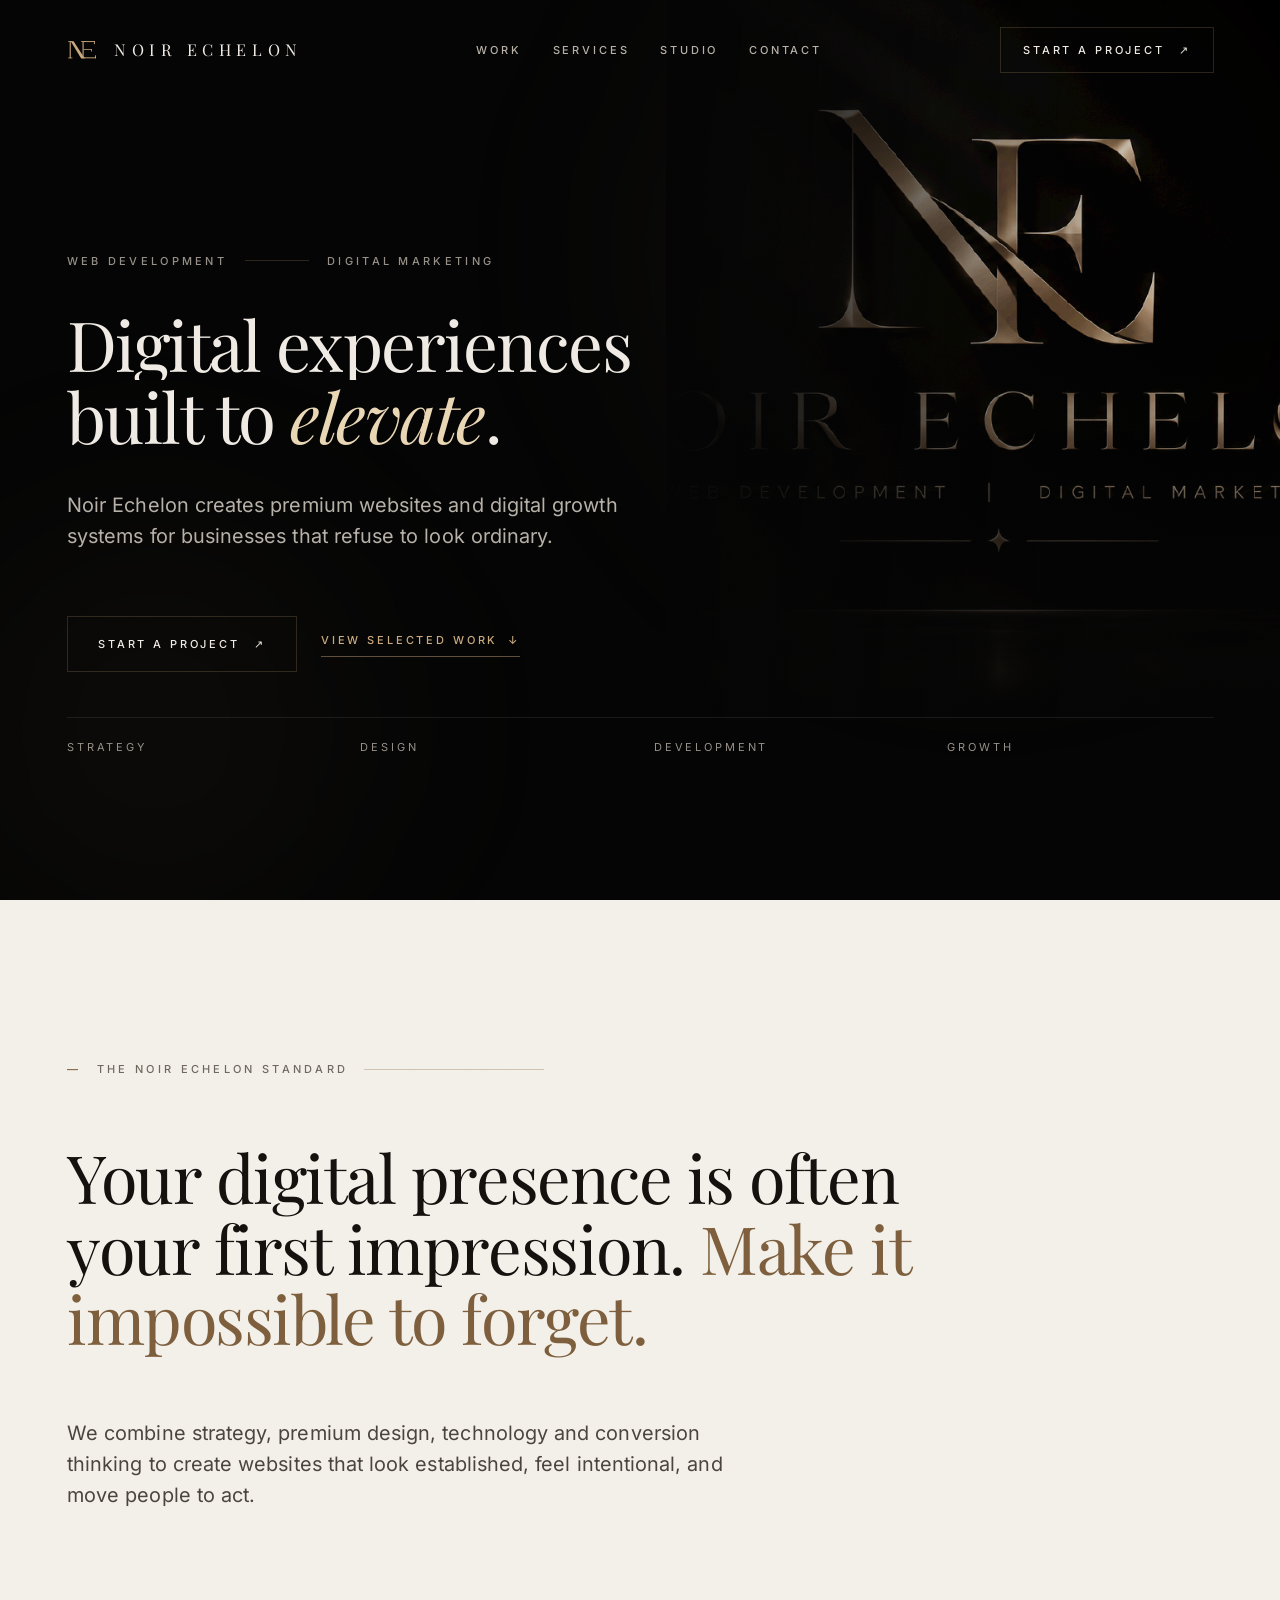
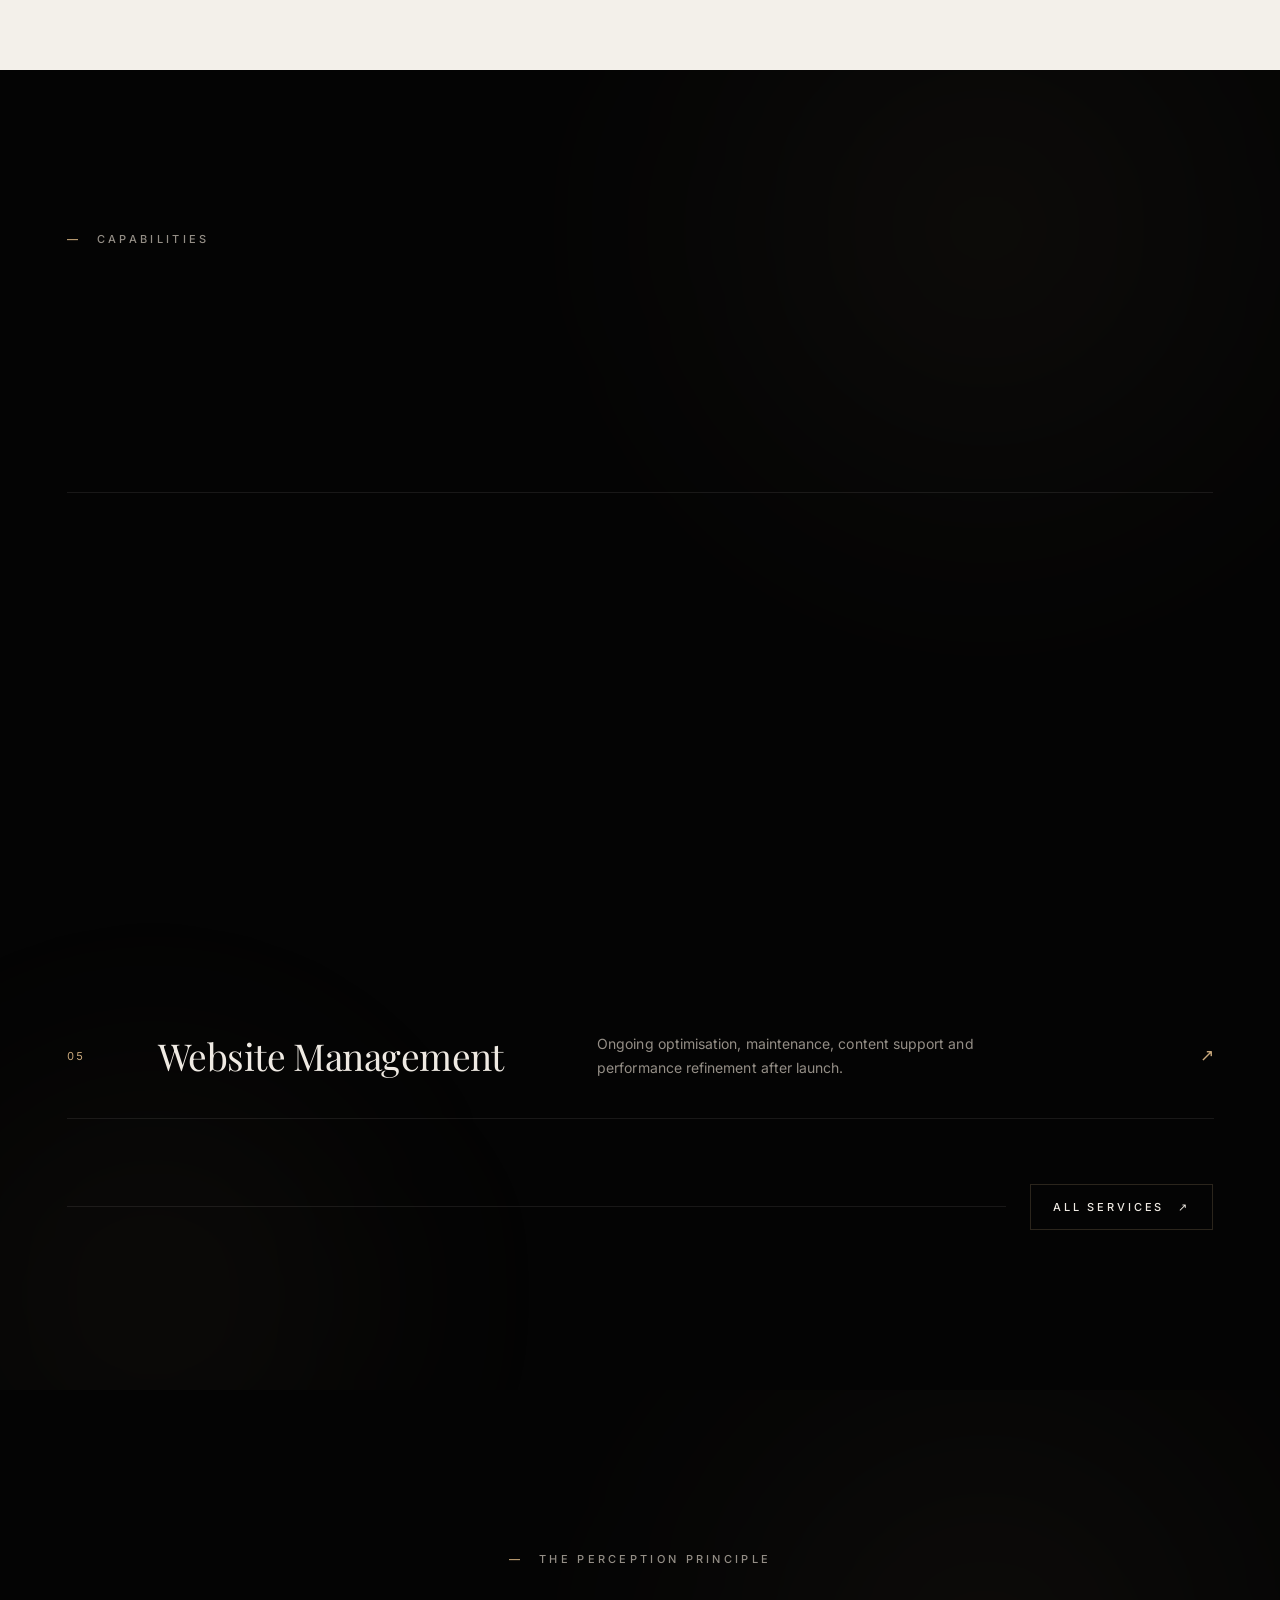
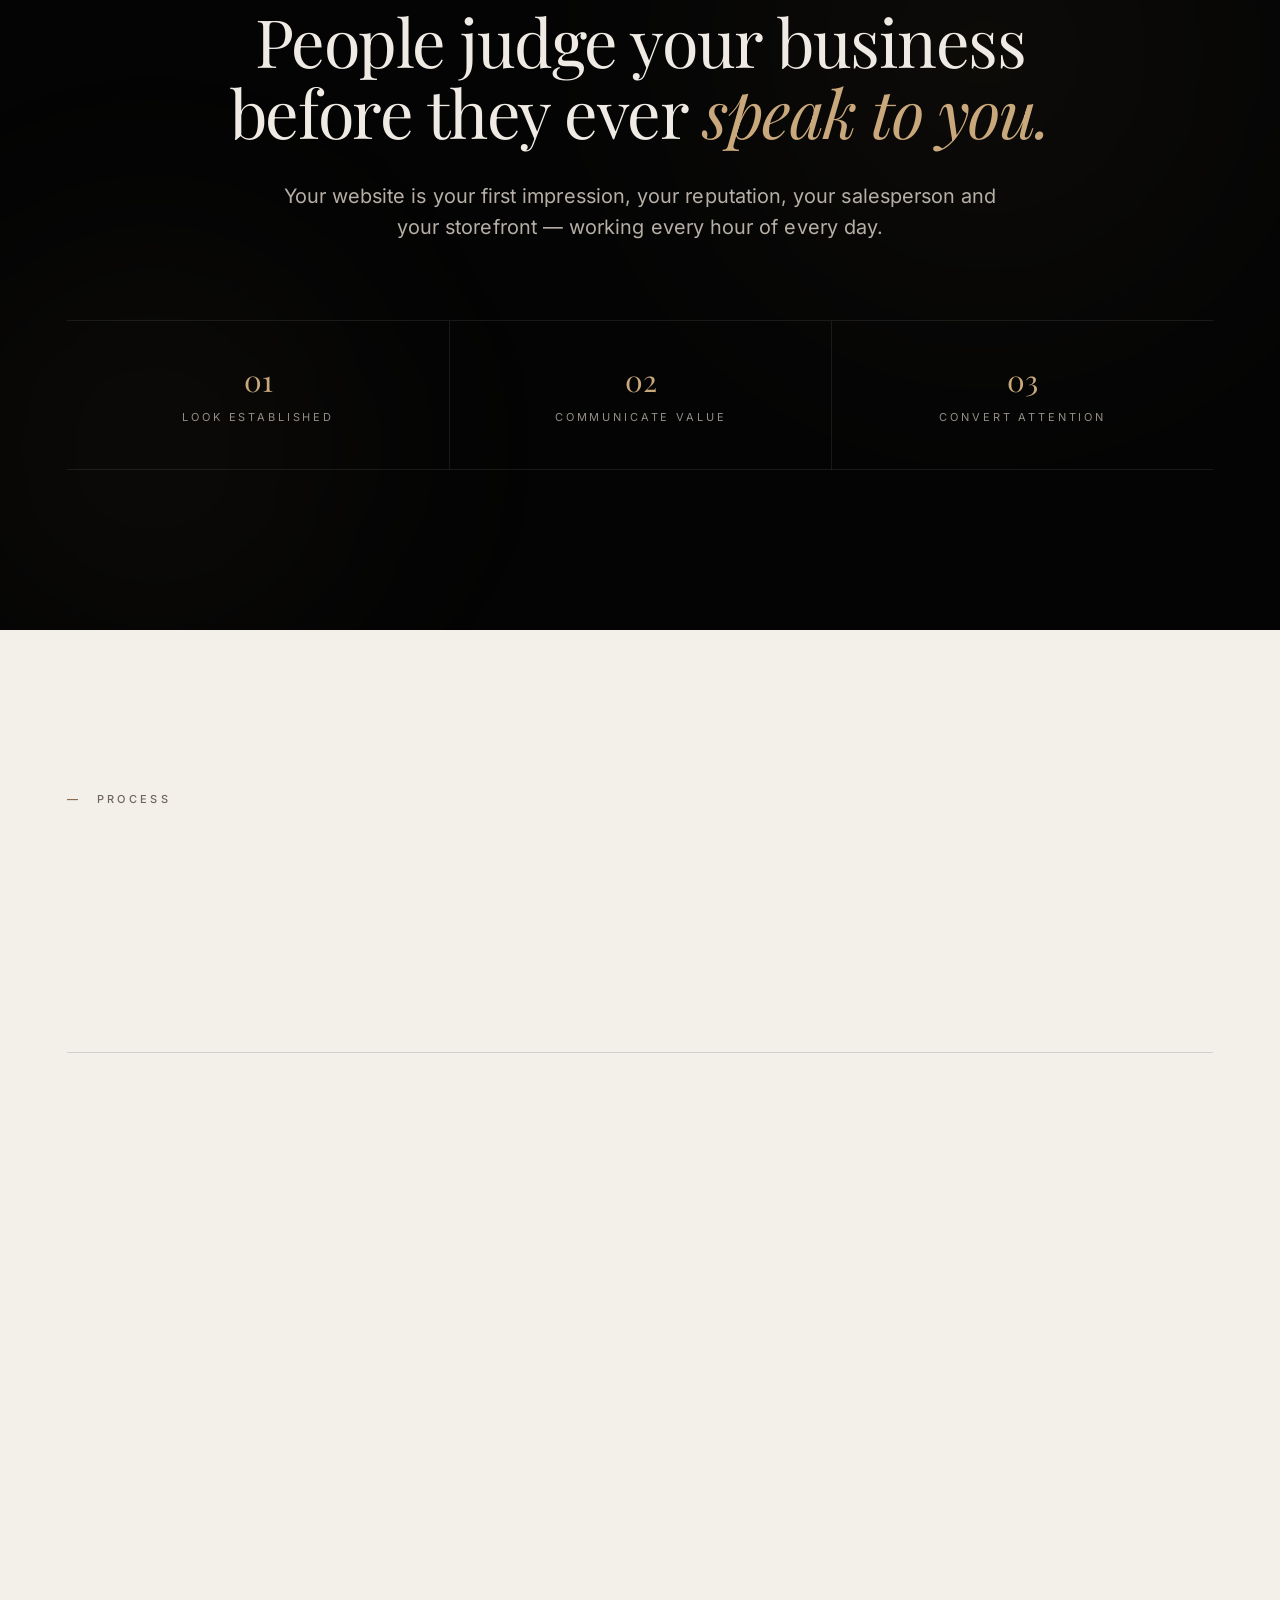
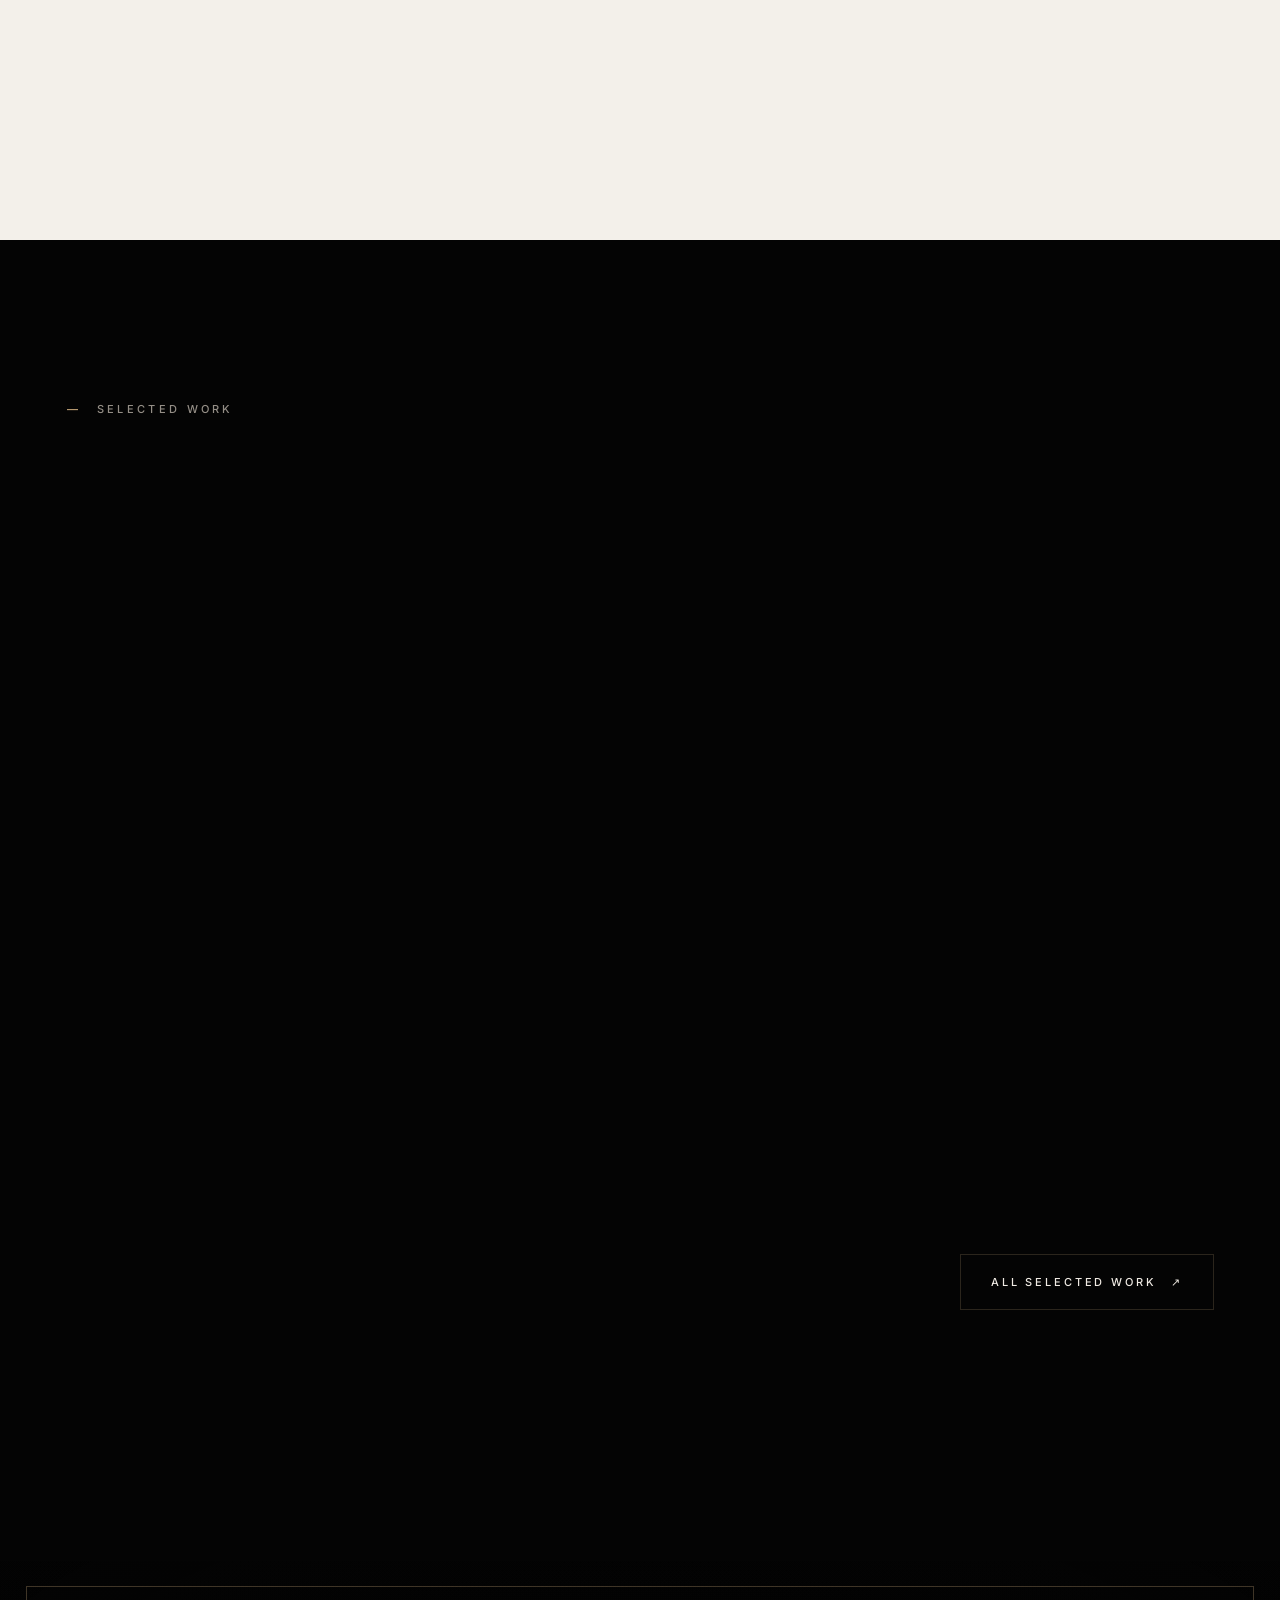
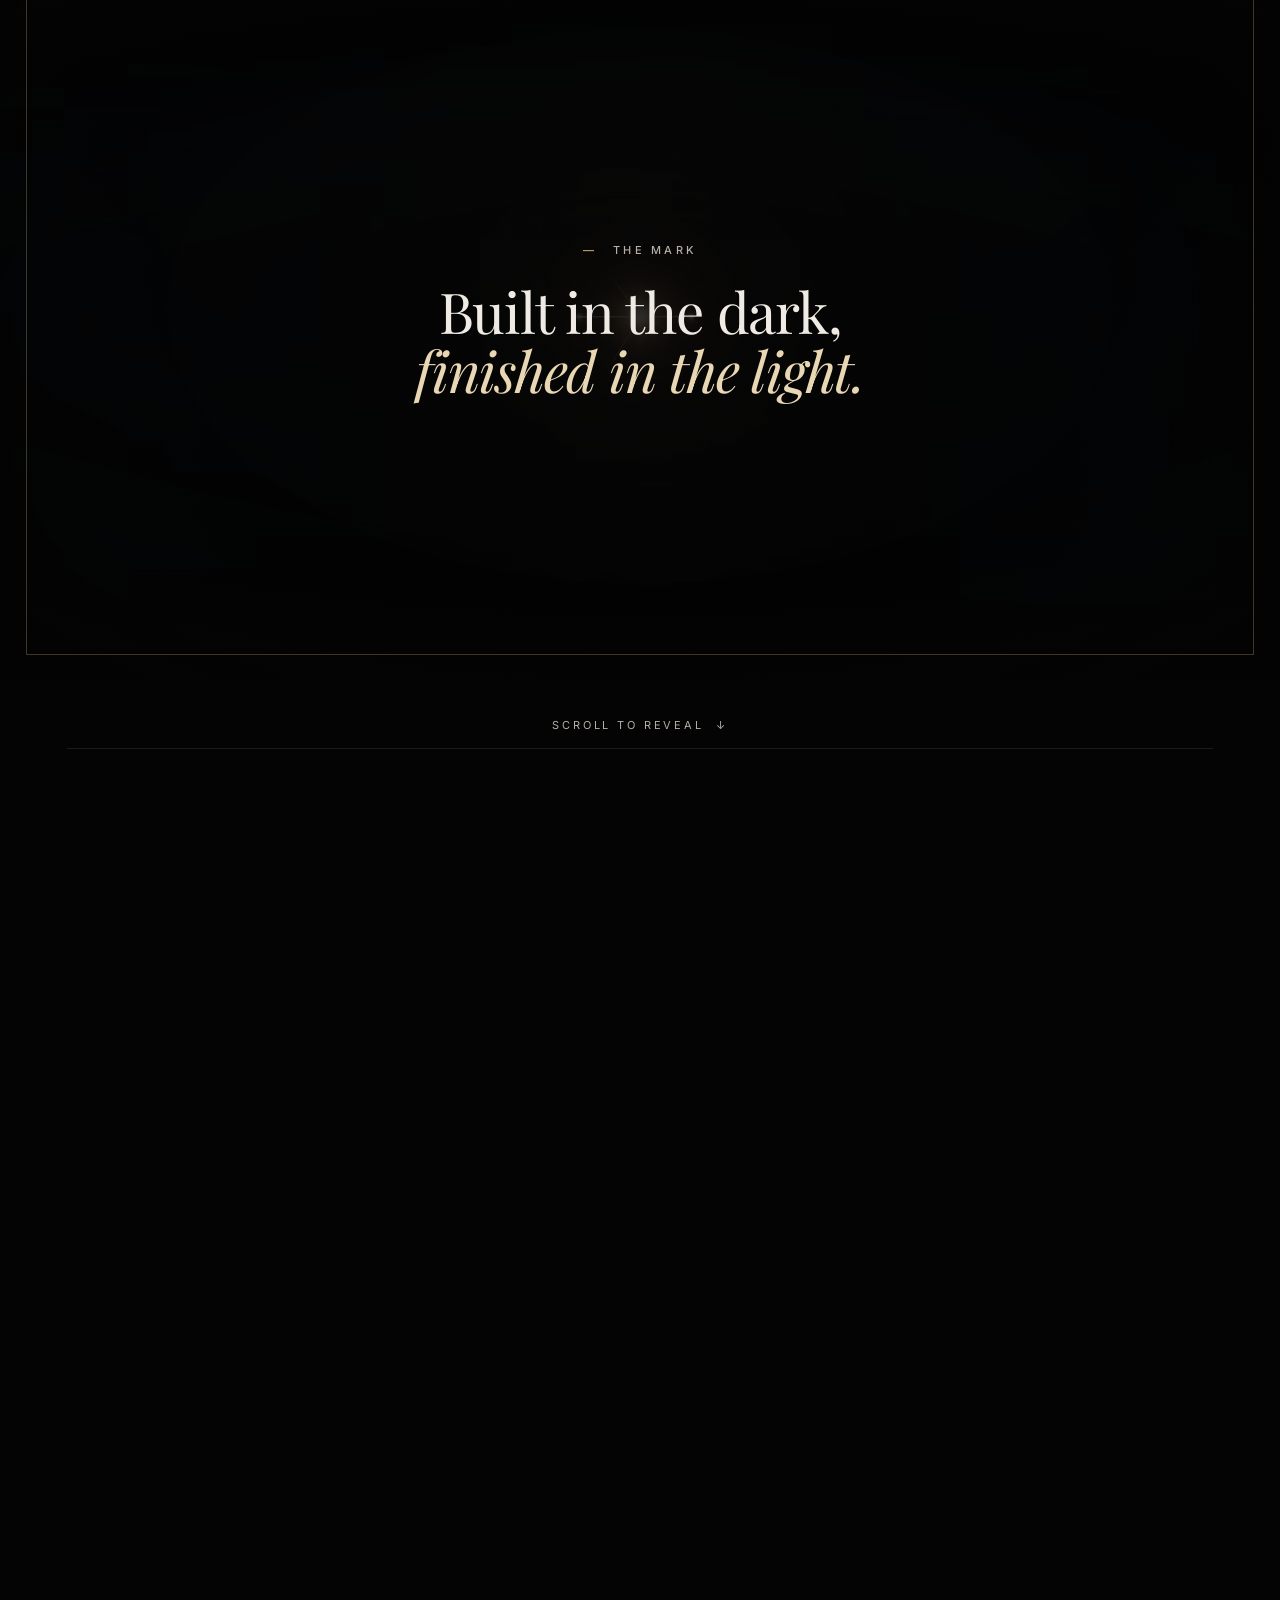
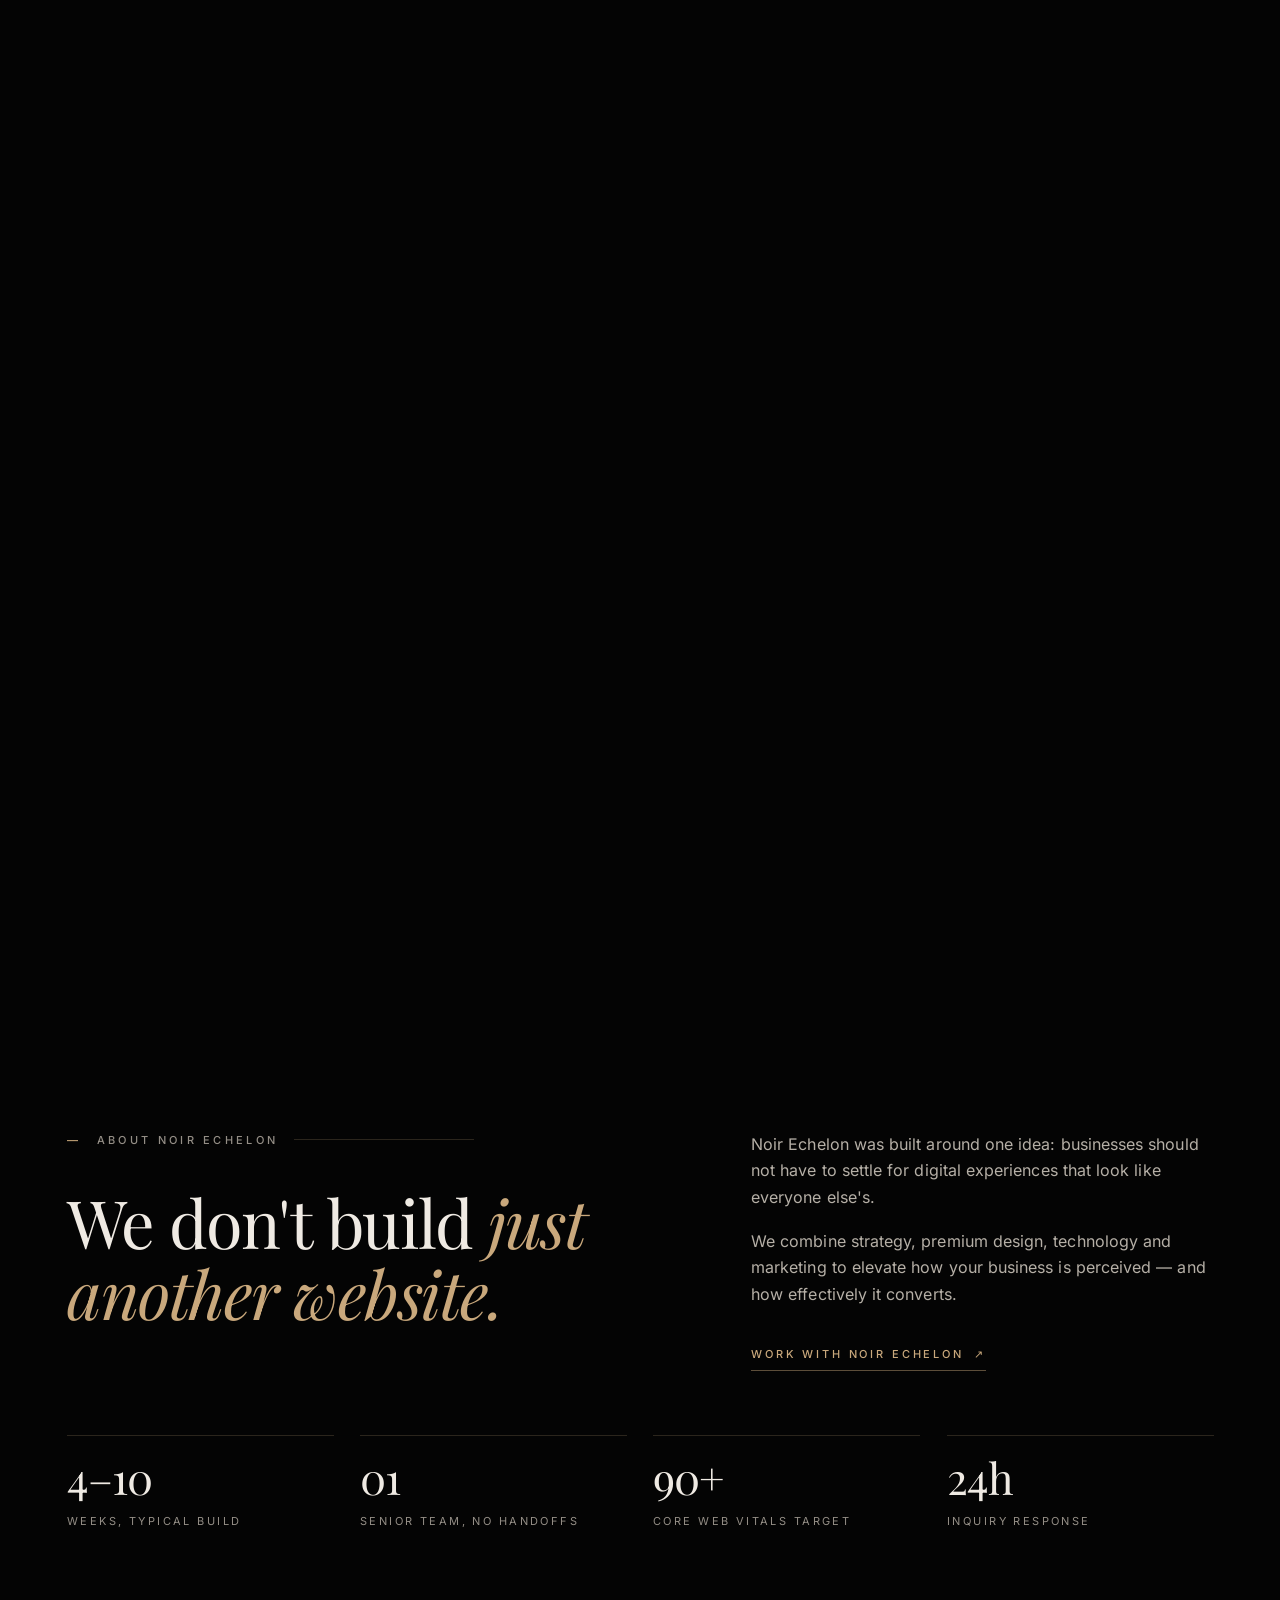
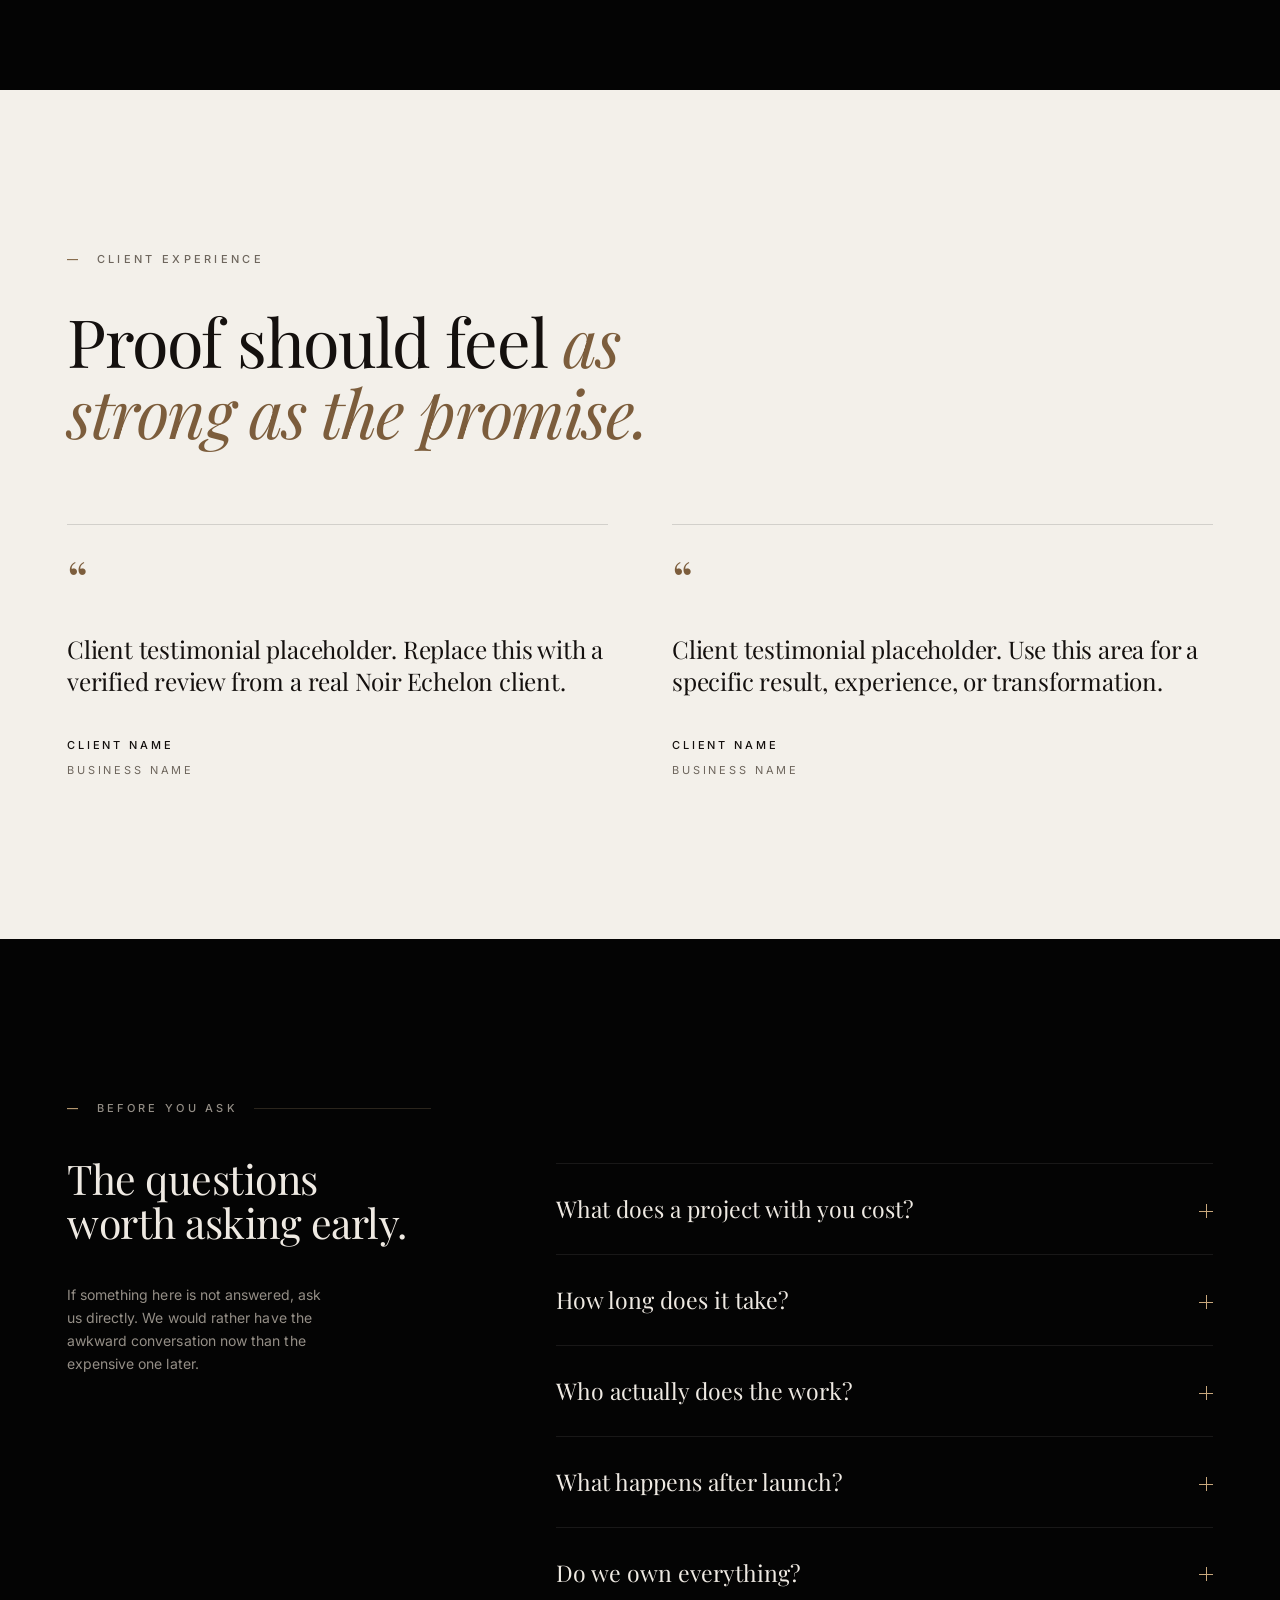
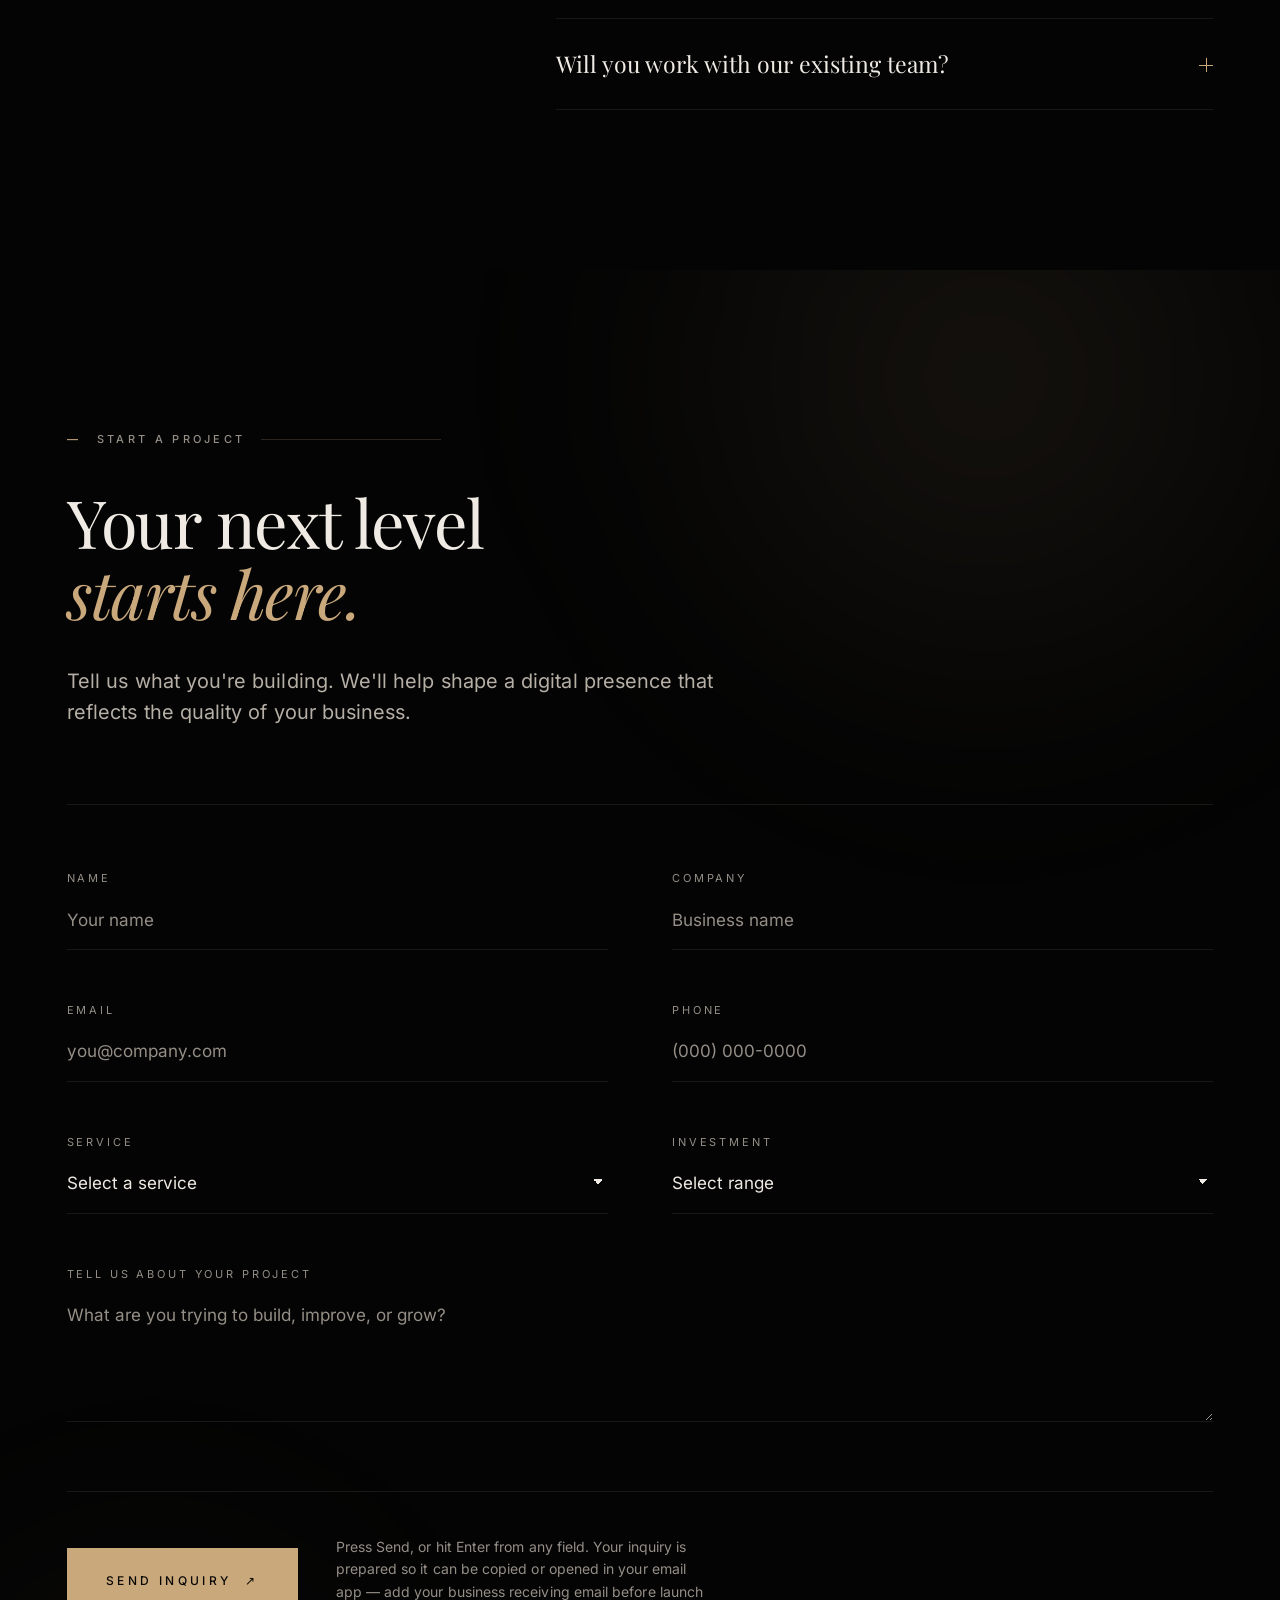
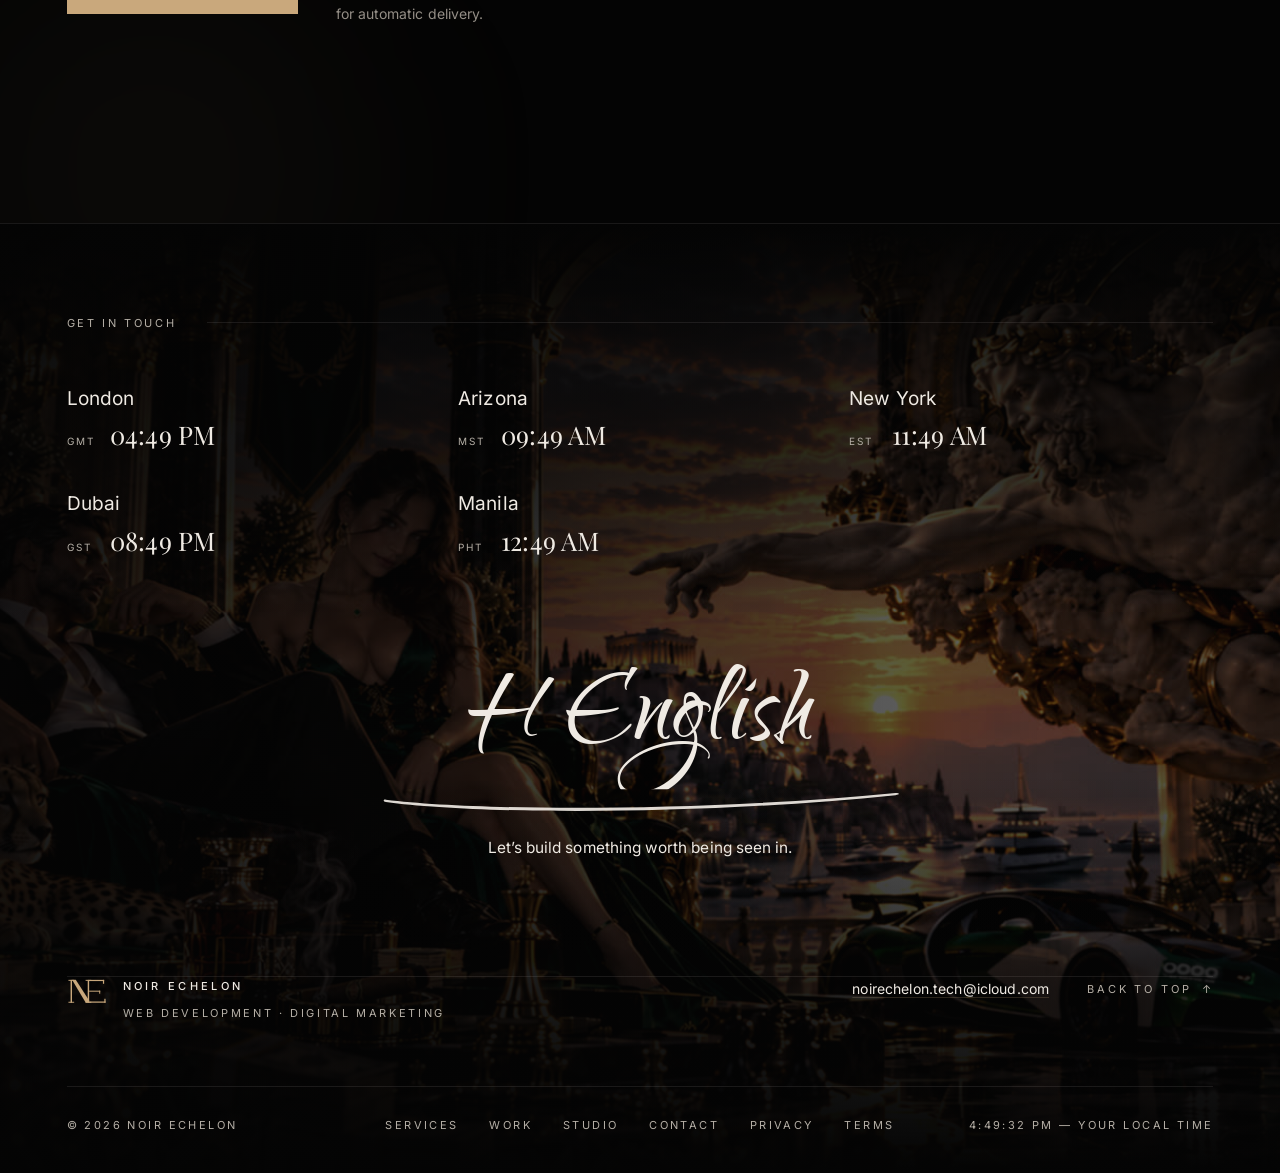
<file: index.html>
<!doctype html>
<html lang="en" class="">
<head>
<meta charset="utf-8">
<meta name="viewport" content="width=device-width, initial-scale=1, viewport-fit=cover">
<title>Noir Echelon — Premium Web Design, Development &amp; Digital Marketing</title>
<meta name="description" content="Noir Echelon creates premium websites and digital growth systems for businesses that refuse to look ordinary. Web design, development, marketing and local SEO.">
<link rel="canonical" href="https://noirechelon.tech/">
<meta name="theme-color" content="#040404">
<meta name="robots" content="index, follow, max-image-preview:large">

<meta property="og:type" content="website">
<meta property="og:site_name" content="Noir Echelon">
<meta property="og:title" content="Noir Echelon — Premium Web Design, Development &amp; Digital Marketing">
<meta property="og:description" content="Noir Echelon creates premium websites and digital growth systems for businesses that refuse to look ordinary. Web design, development, marketing and local SEO.">
<meta property="og:url" content="https://noirechelon.tech/">
<meta property="og:image" content="https://noirechelon.tech/assets/img/og-cover.png">
<meta property="og:image:width" content="1200">
<meta property="og:image:height" content="630">
<meta property="og:image:alt" content="Noir Echelon — web development and digital marketing">
<meta name="twitter:card" content="summary_large_image">
<meta name="twitter:title" content="Noir Echelon — Premium Web Design, Development &amp; Digital Marketing">
<meta name="twitter:description" content="Noir Echelon creates premium websites and digital growth systems for businesses that refuse to look ordinary. Web design, development, marketing and local SEO.">
<meta name="twitter:image" content="https://noirechelon.tech/assets/img/og-cover.png">

<link rel="icon" href="assets/img/favicon.svg" type="image/svg+xml">
<link rel="apple-touch-icon" href="assets/img/apple-touch-icon.png">
<link rel="manifest" href="site.webmanifest">

<link rel="preload" href="assets/fonts/playfair-display.woff2" as="font" type="font/woff2" crossorigin>
<link rel="preload" href="assets/fonts/inter.woff2" as="font" type="font/woff2" crossorigin>
<link rel="stylesheet" href="assets/css/noir.css">
<script src="assets/js/noir.js" defer></script>
<script type="application/ld+json">
{
  "@context": "https://schema.org",
  "@type": "ProfessionalService",
  "name": "Noir Echelon",
  "description": "Premium web design, development and digital marketing.",
  "url": "https://noirechelon.tech/",
  "logo": "https://noirechelon.tech/assets/img/icon-512.png",
  "image": "https://noirechelon.tech/assets/img/og-cover.png",
  "email": "noirechelon.tech@icloud.com",
  "knowsAbout": [
    "Web design", "Web development", "E-commerce", "Search engine optimisation",
    "Conversion rate optimisation", "Brand identity"
  ]
}
</script>
</head>
<body class="">
<a class="skip-link" href="#main">Skip to content</a>
<span id="top"></span>
<div class="grain" aria-hidden="true"></div>
<div class="loader" role="presentation">
  <div class="loader__glow" aria-hidden="true"></div>
  <div class="loader__inner">
    <div class="loader__mark"><svg class="ne-mark" viewBox="0 0 112 80" fill="currentColor" aria-hidden="true" focusable="false"><g><rect x="10" y="8" width="4" height="64"/><rect x="4" y="8" width="16" height="2.6"/><rect x="4" y="69.4" width="16" height="2.6"/><polygon points="14,8 24.5,8 62,66 62,72 52.5,72"/><rect x="58" y="8" width="4" height="64"/><rect x="52" y="8" width="16" height="2.6"/><rect x="52" y="69.4" width="16" height="2.6"/><rect x="62" y="8" width="42" height="3.4"/><rect x="100.6" y="8" width="3.4" height="11"/><rect x="62" y="38.3" width="31" height="2.8"/><rect x="90.2" y="38.3" width="2.8" height="8.4"/><rect x="62" y="68.6" width="46" height="3.4"/><rect x="104.6" y="61" width="3.4" height="11"/></g></svg></div>
    <p class="loader__word">Noir Echelon</p>
    <div class="loader__bar" aria-hidden="true"><i></i></div>
  </div>
</div>
<header class="site-head">
  <div class="shell site-head__inner">
    <a class="brand" href="index.html" aria-label="Noir Echelon — home">
      <span class="brand__mark"><svg class="ne-mark" viewBox="0 0 112 80" fill="currentColor" aria-hidden="true" focusable="false"><g><rect x="10" y="8" width="4" height="64"/><rect x="4" y="8" width="16" height="2.6"/><rect x="4" y="69.4" width="16" height="2.6"/><polygon points="14,8 24.5,8 62,66 62,72 52.5,72"/><rect x="58" y="8" width="4" height="64"/><rect x="52" y="8" width="16" height="2.6"/><rect x="52" y="69.4" width="16" height="2.6"/><rect x="62" y="8" width="42" height="3.4"/><rect x="100.6" y="8" width="3.4" height="11"/><rect x="62" y="38.3" width="31" height="2.8"/><rect x="90.2" y="38.3" width="2.8" height="8.4"/><rect x="62" y="68.6" width="46" height="3.4"/><rect x="104.6" y="61" width="3.4" height="11"/></g></svg></span>
      <span class="brand__type">Noir Echelon</span>
    </a>

    <nav class="nav nav--desk" aria-label="Primary">
        <a class="nav-link" href="work.html">Work</a>
        <a class="nav-link" href="services.html">Services</a>
        <a class="nav-link" href="studio.html">Studio</a>
        <a class="nav-link" href="contact.html">Contact</a>
    </nav>

    <a class="btn btn--sm nav__cta" href="contact.html" data-magnetic="0.18">
      <span>Start a project</span><span class="arrow" aria-hidden="true">&#8599;</span>
    </a>

    <button class="menu-btn" type="button" aria-expanded="false" aria-controls="site-menu">
      <span class="menu-btn__label">Menu</span>
      <span class="menu-btn__bars" aria-hidden="true"><i></i><i></i></span>
    </button>
  </div>
</header>

<div class="menu" id="site-menu" aria-hidden="true">
  <nav aria-label="Menu">
    <ul class="menu__list">
        <li class="menu__item"><a class="menu__link" href="work.html"><i>01</i>Work</a></li>
        <li class="menu__item"><a class="menu__link" href="services.html"><i>02</i>Services</a></li>
        <li class="menu__item"><a class="menu__link" href="studio.html"><i>03</i>Studio</a></li>
        <li class="menu__item"><a class="menu__link" href="contact.html"><i>04</i>Contact</a></li>
    </ul>
  </nav>
  <div class="menu__cta">
    <a class="btn btn--solid" href="contact.html"><span>Start a project</span><span class="arrow" aria-hidden="true">&#8599;</span></a>
  </div>
  <div class="menu__foot">
    <a class="micro dim" href="mailto:noirechelon.tech@icloud.com">noirechelon.tech@icloud.com</a>
    <span class="micro dim">Web Development &amp; Digital Marketing</span>
  </div>
</div>
<main id="main">
<section class="hero hero--brand">
  <div class="ambient" aria-hidden="true"></div>

  <div class="hero__plate" aria-hidden="true">
    <img src="assets/img/brand-hero.png"
         srcset="assets/img/brand-hero-760.png 760w, assets/img/brand-hero.png 1400w"
         sizes="(max-width: 900px) 100vw, 66vw"
         alt="" width="1400" height="933" fetchpriority="high" decoding="async">
  </div>

  <div class="shell hero__inner">
    <p class="hero__eyebrow is-in">Web development <i></i> Digital marketing</p>

    <h1 class="hero__title--brand mt-m is-in">
      <span class="reveal-line" style="--d:0ms"><span>Digital experiences</span></span><span class="reveal-line" style="--d:110ms"><span>built to <em>elevate</em>.</span></span>
    </h1>

    <p class="lead mt-m" data-reveal style="--d:420ms;max-width:44ch">
      Noir Echelon creates premium websites and digital growth systems for
      businesses that refuse to look ordinary.
    </p>

    <div class="flex wrap gap-m items-center mt-l" data-reveal style="--d:520ms">
      <a class="btn" href="contact.html" data-magnetic="0.22"><span>Start a project</span><span class="arrow" aria-hidden="true">&#8599;</span></a>
      <a class="link" href="#work">View selected work <span class="arrow" aria-hidden="true">&#8595;</span></a>
    </div>

    <div class="hero__rail" data-reveal style="--d:640ms">
      <span>Strategy</span><span>Design</span><span>Development</span><span>Growth</span>
    </div>
  </div>
</section>

<section class="section paper">
  <div class="shell">
    <p class="eyebrow"><span class="idx">&mdash;</span> The Noir Echelon standard</p>
    <div class="grid mt-l">
      <div class="col-10">
        <h2 class="centred__title" style="text-align:left;max-width:26ch;margin-inline:0" data-reveal>
          Your digital presence is often your first impression.
          <span class="roman">Make it impossible to forget.</span>
        </h2>
      </div>
    </div>
    <div class="grid mt-l">
      <div class="col-7">
        <p class="lead" data-reveal style="--d:120ms;max-width:62ch">
          We combine strategy, premium design, technology and conversion thinking to
          create websites that look established, feel intentional, and move people to act.
        </p>
      </div>
    </div>
  </div>
</section>

<section class="section" id="capabilities">
  <div class="ambient ambient--low" aria-hidden="true"></div>
  <div class="shell" style="position:relative;z-index:2">
    <p class="eyebrow"><span class="idx">&mdash;</span> Capabilities</p>
    <div class="grid mt-m">
      <div class="col-9">
        <h2 class="centred__title" style="text-align:left;margin-inline:0;max-width:22ch" data-reveal>
          Built to look exceptional.<br><em>Engineered to perform.</em>
        </h2>
      </div>
    </div>
    <div class="rows" data-stagger="70">
      <a class="row-link" href="services.html#design" data-reveal>
        <span class="row-link__idx">01</span>
        <span class="row-link__name">Web Design</span>
        <span class="row-link__desc">Refined, custom digital experiences built around your brand, your customer, and your goals.</span>
        <span class="row-link__arrow" aria-hidden="true">&#8599;</span>
      </a>
      <a class="row-link" href="services.html#development" data-reveal>
        <span class="row-link__idx">02</span>
        <span class="row-link__name">Web Development</span>
        <span class="row-link__desc">Responsive, fast, modern builds that feel polished across desktop, tablet and mobile.</span>
        <span class="row-link__arrow" aria-hidden="true">&#8599;</span>
      </a>
      <a class="row-link" href="services.html#marketing" data-reveal>
        <span class="row-link__idx">03</span>
        <span class="row-link__name">Digital Marketing</span>
        <span class="row-link__desc">Campaign strategy designed to turn attention into qualified opportunities and measurable growth.</span>
        <span class="row-link__arrow" aria-hidden="true">&#8599;</span>
      </a>
      <a class="row-link" href="services.html#seo" data-reveal>
        <span class="row-link__idx">04</span>
        <span class="row-link__name">Local SEO</span>
        <span class="row-link__desc">Search visibility systems that help your business appear where high-intent customers are looking.</span>
        <span class="row-link__arrow" aria-hidden="true">&#8599;</span>
      </a>
      <a class="row-link" href="services.html#care" data-reveal>
        <span class="row-link__idx">05</span>
        <span class="row-link__name">Website Management</span>
        <span class="row-link__desc">Ongoing optimisation, maintenance, content support and performance refinement after launch.</span>
        <span class="row-link__arrow" aria-hidden="true">&#8599;</span>
      </a>
    </div>
    <div class="mt-l flex between items-center wrap gap-m">
      <div class="rule" style="flex:1"></div>
      <a class="btn btn--sm" href="services.html" data-magnetic="0.18"><span>All services</span><span class="arrow" aria-hidden="true">&#8599;</span></a>
    </div>
  </div>
</section>

<section class="section" id="perception">
  <div class="ambient ambient--low" aria-hidden="true"></div>
  <div class="shell centred" style="position:relative;z-index:2">
    <p class="eyebrow"><span class="idx">&mdash;</span> The perception principle</p>
    <h2 class="centred__title mt-m" data-reveal>
      People judge your business before they ever <em>speak to you.</em>
    </h2>
    <p class="centred__lede" data-reveal style="--d:120ms">
      Your website is your first impression, your reputation, your salesperson
      and your storefront &mdash; working every hour of every day.
    </p>
    <div class="pillars" data-stagger="110">
      <div class="pillar" data-reveal><p class="pillar__num">01</p><p class="pillar__lbl">Look established</p></div>
      <div class="pillar" data-reveal><p class="pillar__num">02</p><p class="pillar__lbl">Communicate value</p></div>
      <div class="pillar" data-reveal><p class="pillar__num">03</p><p class="pillar__lbl">Convert attention</p></div>
    </div>
  </div>
</section>

<section class="section paper" id="process">
  <div class="shell">
    <p class="eyebrow"><span class="idx">&mdash;</span> Process</p>
    <div class="grid mt-m">
      <div class="col-8">
        <h2 class="centred__title" style="text-align:left;margin-inline:0;max-width:16ch" data-reveal>
          From idea to <em>digital echelon.</em>
        </h2>
      </div>
    </div>
    <div class="rows" data-stagger="80">
    <div class="row-link" data-reveal style="cursor:default">
      <span class="row-link__idx">01</span>
      <span class="row-link__name">Discovery</span>
      <span class="row-link__desc">We learn your business, customers, goals, competitors and positioning.</span>
      <span class="row-link__arrow"></span>
    </div>
    <div class="row-link" data-reveal style="cursor:default">
      <span class="row-link__idx">02</span>
      <span class="row-link__name">Strategy</span>
      <span class="row-link__desc">We shape the user journey, messaging, conversion plan and creative direction.</span>
      <span class="row-link__arrow"></span>
    </div>
    <div class="row-link" data-reveal style="cursor:default">
      <span class="row-link__idx">03</span>
      <span class="row-link__name">Design</span>
      <span class="row-link__desc">We art-direct a premium interface built around clarity, emotion and trust.</span>
      <span class="row-link__arrow"></span>
    </div>
    <div class="row-link" data-reveal style="cursor:default">
      <span class="row-link__idx">04</span>
      <span class="row-link__name">Development</span>
      <span class="row-link__desc">We turn the approved direction into a responsive, optimised experience.</span>
      <span class="row-link__arrow"></span>
    </div>
    <div class="row-link" data-reveal style="cursor:default">
      <span class="row-link__idx">05</span>
      <span class="row-link__name">Launch + Growth</span>
      <span class="row-link__desc">We launch, refine, measure and improve the system as your business grows.</span>
      <span class="row-link__arrow"></span>
    </div>
  </div>
  </div>
</section>

<section class="section" id="work">
  <div class="shell">
    <p class="eyebrow"><span class="idx">&mdash;</span> Selected work</p>
    <div class="grid mt-m">
      <div class="col-8">
        <h2 class="centred__title" style="text-align:left;margin-inline:0;max-width:20ch" data-reveal>
          Work that had to <em>carry weight.</em>
        </h2>
      </div>
    </div>

    <div class="work-list mt-xl">
      <div class="work-pair">
<article class="work-item" data-reveal>
  <a class="work-item__link" href="work/quik-burrito.html" data-cursor="view"
     aria-label="Quik Burrito — view case study">
    <div class="work-item__frame">
      <img class="work-item__media" src="assets/img/work/quik-burrito-cover.jpg"
           alt="The Quik Burrito homepage — Big Flavor. Made Quik. — with Order Online in the first frame" loading="lazy" decoding="async" width="1600" height="1000">
    </div>
    <div class="work-item__head">
      <div>
        <h3 class="work-item__title">Quik Burrito</h3>
        <p class="work-item__sub">Restaurant &middot; Anthem, Arizona &middot; Website, menu, locations &amp; reviews</p>
      </div>
      <span class="micro work-item__cta">View case study <span class="arrow" aria-hidden="true">&#8594;</span></span>
    </div>
  </a>
</article>
<article class="work-item" data-reveal>
  <a class="work-item__link" href="work/ol-clip-joint.html" data-cursor="view"
     aria-label="The Ol&rsquo; Clip Joint — view case study">
    <div class="work-item__frame">
      <img class="work-item__media" src="assets/img/work/ol-clip-joint-cover.jpg"
           alt="The Ol' Clip Joint homepage — Classic Cuts. Late Hours. Phoenix. — over the shop counter" loading="lazy" decoding="async" width="1600" height="1000">
    </div>
    <div class="work-item__head">
      <div>
        <h3 class="work-item__title">The Ol&rsquo; Clip Joint</h3>
        <p class="work-item__sub">Barbershop &middot; Phoenix &middot; Website &amp; confirm-first appointment line</p>
      </div>
      <span class="micro work-item__cta">View case study <span class="arrow" aria-hidden="true">&#8594;</span></span>
    </div>
  </a>
</article></div>
    </div>

    <div class="mt-xl flex between items-center wrap gap-m">
      <div class="rule" style="flex:1"></div>
      <a class="btn" href="work.html" data-magnetic="0.18"><span>All selected work</span><span class="arrow" aria-hidden="true">&#8599;</span></a>
    </div>
  </div>
</section>

<section class="reel" id="reveal" data-reel data-phase="start">
  <div class="reel__track">
    <div class="reel__stage">
      <div class="reel__media">
        <img class="reel__still" src="assets/img/reveal-poster.jpg"
             alt="The Noir Echelon monogram and wordmark, lit against black"
             width="1920" height="1080" loading="lazy" decoding="async">
        <video class="reel__video" muted playsinline preload="none" disablepictureinpicture
               aria-hidden="true" tabindex="-1"
               poster="assets/img/reveal-start.jpg"
               data-src-small="assets/video/reveal-854.mp4"
               data-src="assets/video/reveal-1280.mp4"
               data-src-large="assets/video/reveal-1920.mp4"
               data-webm-small="assets/video/reveal-854.webm"
               data-webm="assets/video/reveal-1280.webm"
               data-webm-large="assets/video/reveal-1920.webm"
               width="1920" height="1080"></video>
        <div class="reel__scene" aria-hidden="true">
          <img src="assets/img/foot-scene.jpg"
               srcset="assets/img/foot-scene-900.jpg 900w, assets/img/foot-scene.jpg 1600w"
               sizes="(max-width: 900px) 100vw, 1600px" alt=""
               width="1600" height="900" loading="lazy" decoding="async">
        </div>
        <div class="reel__veil" aria-hidden="true"></div>
        <div class="reel__frame" aria-hidden="true"></div>
      </div>

      <div class="reel__caption">
        <p class="eyebrow is-in"><span class="idx">&mdash;</span> The mark</p>
        <h2>Built in the dark,<br><em>finished in the light.</em></h2>
      </div>

      <p class="reel__cue" aria-hidden="true">Scroll to reveal <span class="arrow">&#8595;</span></p>
      <div class="reel__meter" aria-hidden="true"><i></i></div>
    </div>
  </div>
</section>

<section class="section" id="about">
  <div class="shell">
    <div class="grid">
      <div class="col-6">
        <p class="eyebrow"><span class="idx">&mdash;</span> About Noir Echelon</p>
        <h2 class="centred__title mt-m" style="text-align:left;margin-inline:0;max-width:14ch" data-reveal>
          We don't build <em>just another website.</em>
        </h2>
      </div>
      <div class="col-5 start-8" data-reveal style="--d:120ms">
        <p class="body-copy">
          Noir Echelon was built around one idea: businesses should not have to
          settle for digital experiences that look like everyone else's.
        </p>
        <p class="body-copy">
          We combine strategy, premium design, technology and marketing to elevate
          how your business is perceived &mdash; and how effectively it converts.
        </p>
        <a class="link mt-m" href="#start">Work with Noir Echelon <span class="arrow" aria-hidden="true">&#8599;</span></a>
      </div>
    </div>
    <div class="facts mt-l" data-stagger="110"><div class="fact" data-reveal><p class="fact__val">4&ndash;10</p><p class="fact__lbl">Weeks, typical build</p></div><div class="fact" data-reveal><p class="fact__val">01</p><p class="fact__lbl">Senior team, no handoffs</p></div><div class="fact" data-reveal><p class="fact__val">90+</p><p class="fact__lbl">Core Web Vitals target</p></div><div class="fact" data-reveal><p class="fact__val">24h</p><p class="fact__lbl">Inquiry response</p></div></div>
  </div>
</section>

<section class="section paper" id="clients">
  <div class="shell">
    <p class="eyebrow"><span class="idx">&mdash;</span> Client experience</p>
    <h2 class="centred__title mt-m" style="text-align:left;margin-inline:0;max-width:18ch" data-reveal>
      Proof should feel <em>as strong as the promise.</em>
    </h2>
    <div class="quotes" data-stagger="120">
      <figure class="quote" data-reveal>
        <span class="quote__mark" aria-hidden="true">&ldquo;</span>
        <blockquote class="quote__text">Client testimonial placeholder. Replace this with a verified review from a real Noir Echelon client.</blockquote>
        <figcaption class="quote__who">
          <p class="quote__name">Client name</p>
          <p class="quote__biz">Business name</p>
        </figcaption>
      </figure>
      <figure class="quote" data-reveal>
        <span class="quote__mark" aria-hidden="true">&ldquo;</span>
        <blockquote class="quote__text">Client testimonial placeholder. Use this area for a specific result, experience, or transformation.</blockquote>
        <figcaption class="quote__who">
          <p class="quote__name">Client name</p>
          <p class="quote__biz">Business name</p>
        </figcaption>
      </figure>
    </div>
  </div>
</section>

<section class="section" id="questions">
  <div class="shell">
    <div class="grid">
      <div class="col-4">
        <p class="eyebrow"><span class="idx">&mdash;</span> Before you ask</p>
        <h2 class="h3 mt-m" data-reveal>The questions<br>worth asking early.</h2>
        <p class="dim mt-m" style="font-size:var(--fs-small);max-width:30ch">
          If something here is not answered, ask us directly. We would rather have
          the awkward conversation now than the expensive one later.
        </p>
      </div>
      <div class="col-7 start-6">
        <div class="acc mt-l">
  <div class="acc__item">
    <h3>
      <button class="acc__btn" type="button" aria-expanded="false" aria-controls="faq-1" id="faq-btn-1">
        <span>What does a project with you cost?</span>
        <span class="acc__sign" aria-hidden="true"></span>
      </button>
    </h3>
    <div class="acc__panel" id="faq-1" role="region" aria-labelledby="faq-btn-1">
      <div><p>Most website engagements start at a mid five-figure sum, and e-commerce or multi-market builds sit above that. Marketing retainers are monthly and sized to the channel, not to a package. We give you a fixed price after the first conversation, before any work begins — never a range that quietly widens.</p></div>
    </div>
  </div>
  <div class="acc__item">
    <h3>
      <button class="acc__btn" type="button" aria-expanded="false" aria-controls="faq-2" id="faq-btn-2">
        <span>How long does it take?</span>
        <span class="acc__sign" aria-hidden="true"></span>
      </button>
    </h3>
    <div class="acc__panel" id="faq-2" role="region" aria-labelledby="faq-btn-2">
      <div><p>A focused site is typically four to ten weeks from kick-off to launch. Larger builds run longer, and we will tell you that at the outset rather than discovering it in month three. You receive a dated plan with every milestone on it, and we hold ourselves to it.</p></div>
    </div>
  </div>
  <div class="acc__item">
    <h3>
      <button class="acc__btn" type="button" aria-expanded="false" aria-controls="faq-3" id="faq-btn-3">
        <span>Who actually does the work?</span>
        <span class="acc__sign" aria-hidden="true"></span>
      </button>
    </h3>
    <div class="acc__panel" id="faq-3" role="region" aria-labelledby="faq-btn-3">
      <div><p>The people you meet. We are a small senior team by design — no account layer, no junior handoff, no outsourcing to an offshore production line. The person who designs your site is the person who answers your email about it.</p></div>
    </div>
  </div>
  <div class="acc__item">
    <h3>
      <button class="acc__btn" type="button" aria-expanded="false" aria-controls="faq-4" id="faq-btn-4">
        <span>What happens after launch?</span>
        <span class="acc__sign" aria-hidden="true"></span>
      </button>
    </h3>
    <div class="acc__panel" id="faq-4" role="region" aria-labelledby="faq-btn-4">
      <div><p>Launch is the beginning of the useful data. We monitor performance, watch how people actually move through the site, and improve it. Care plans cover hosting, security, backups, performance budgets and a named contact. You are never left with a site nobody knows how to change.</p></div>
    </div>
  </div>
  <div class="acc__item">
    <h3>
      <button class="acc__btn" type="button" aria-expanded="false" aria-controls="faq-5" id="faq-btn-5">
        <span>Do we own everything?</span>
        <span class="acc__sign" aria-hidden="true"></span>
      </button>
    </h3>
    <div class="acc__panel" id="faq-5" role="region" aria-labelledby="faq-btn-5">
      <div><p>Yes. Domains, hosting, code, design files, analytics and ad accounts are in your name from day one. If you ever leave, you leave with everything — that is written into the contract, not promised in a meeting.</p></div>
    </div>
  </div>
  <div class="acc__item">
    <h3>
      <button class="acc__btn" type="button" aria-expanded="false" aria-controls="faq-6" id="faq-btn-6">
        <span>Will you work with our existing team?</span>
        <span class="acc__sign" aria-hidden="true"></span>
      </button>
    </h3>
    <div class="acc__panel" id="faq-6" role="region" aria-labelledby="faq-btn-6">
      <div><p>Often. We work alongside in-house marketers, developers and agencies, and we are straightforward about where our responsibility starts and stops. Good work does not require us to own every part of it.</p></div>
    </div>
  </div>
</div>
      </div>
    </div>
  </div>
</section>

<section class="section" id="start">
  <div class="ambient" aria-hidden="true"></div>
  <div class="shell" style="position:relative;z-index:2">
    <p class="eyebrow"><span class="idx">&mdash;</span> Start a project</p>
    <h2 class="centred__title mt-m" style="text-align:left;margin-inline:0;max-width:14ch" data-reveal>
      Your next level <em>starts here.</em>
    </h2>
    <p class="lead mt-m" data-reveal style="--d:120ms;max-width:52ch">
      Tell us what you're building. We'll help shape a digital presence that
      reflects the quality of your business.
    </p>
    
    <form class="enquiry enquiry-form" novalidate data-endpoint="" data-mailto="noirechelon.tech@icloud.com">
      <div class="enquiry__grid">
        <div class="field--line">
          <label for="name">Name</label>
          <input type="text" id="name" name="name" autocomplete="name"
                 placeholder="Your name" data-required>
        </div>
        <div class="field--line">
          <label for="company">Company</label>
          <input type="text" id="company" name="company" autocomplete="organization"
                 placeholder="Business name">
        </div>
        <div class="field--line">
          <label for="email">Email</label>
          <input type="email" id="email" name="email" autocomplete="email"
                 placeholder="you@company.com" data-required>
        </div>
        <div class="field--line">
          <label for="phone">Phone</label>
          <input type="tel" id="phone" name="phone" autocomplete="tel"
                 placeholder="(000) 000-0000">
        </div>
        
        <div class="field--line">
          <label for="service">Service</label>
          <select id="service" name="service">
            <option value="" selected>Select a service</option>
            <option value="Web Design">Web Design</option><option value="Web Development">Web Development</option><option value="Digital Marketing">Digital Marketing</option><option value="Local SEO">Local SEO</option><option value="Website Management">Website Management</option><option value="Something else">Something else</option>
          </select>
        </div>
        
        <div class="field--line">
          <label for="investment">Investment</label>
          <select id="investment" name="investment">
            <option value="" selected>Select range</option>
            <option value="Under $10k">Under $10k</option><option value="$10k – $25k">$10k – $25k</option><option value="$25k – $60k">$25k – $60k</option><option value="$60k +">$60k +</option><option value="Monthly retainer">Monthly retainer</option><option value="Not sure yet">Not sure yet</option>
          </select>
        </div>
        <div class="field--line enquiry__full">
          <label for="project">Tell us about your project</label>
          <textarea id="project" name="project" rows="4" data-required
                    placeholder="What are you trying to build, improve, or grow?"></textarea>
        </div>
      </div>

      <div class="enquiry__foot">
        <button class="btn enquiry-send" type="submit" data-magnetic="0.18"
                aria-describedby="enquiry-note">
          <span class="enquiry-send__label">Send inquiry</span><span class="arrow" aria-hidden="true">&#8599;</span>
        </button>
        <p class="enquiry__note" id="enquiry-note">
          Press Send, or hit Enter from any field. Your inquiry is prepared so it
          can be copied or opened in your email app &mdash; add your business
          receiving email before launch for automatic delivery.
        </p>
      </div>
      <p class="enquiry__status" role="status" aria-live="polite"></p>
    </form>
  </div>
</section>
</main>
<footer class="site-foot">
  <div class="site-foot__scene" aria-hidden="true">
    <img src="assets/img/foot-scene.jpg"
         srcset="assets/img/foot-scene-900.jpg 900w, assets/img/foot-scene.jpg 1600w"
         sizes="100vw" alt="" width="1600" height="900" loading="lazy" decoding="async">
  </div>
  <div class="shell">
    <div class="foot-eyebrow">
      <p class="foot-eyebrow__label">Get in touch</p>
      <span class="foot-eyebrow__rule" aria-hidden="true"></span>
    </div>

    <div class="clocks">
        <div class="clock">
          <p class="clock__city">London</p>
          <p class="clock__read">
            <span class="clock__zone" data-zone></span>
            <span class="clock__time" data-tz="Europe/London"><span class="sr-only">Local time in London</span>--:-- --</span>
          </p>
        </div>
        <div class="clock">
          <p class="clock__city">Arizona</p>
          <p class="clock__read">
            <span class="clock__zone" data-zone></span>
            <span class="clock__time" data-tz="America/Phoenix"><span class="sr-only">Local time in Arizona</span>--:-- --</span>
          </p>
        </div>
        <div class="clock">
          <p class="clock__city">New York</p>
          <p class="clock__read">
            <span class="clock__zone" data-zone></span>
            <span class="clock__time" data-tz="America/New_York"><span class="sr-only">Local time in New York</span>--:-- --</span>
          </p>
        </div>
        <div class="clock">
          <p class="clock__city">Dubai</p>
          <p class="clock__read">
            <span class="clock__zone" data-zone></span>
            <span class="clock__time" data-tz="Asia/Dubai"><span class="sr-only">Local time in Dubai</span>--:-- --</span>
          </p>
        </div>
        <div class="clock">
          <p class="clock__city">Manila</p>
          <p class="clock__read">
            <span class="clock__zone" data-zone></span>
            <span class="clock__time" data-tz="Asia/Manila"><span class="sr-only">Local time in Manila</span>--:-- --</span>
          </p>
        </div>
      </div>

    <div class="foot-sign" data-sign>
      <p class="foot-sign__name">H English</p>
      <span class="foot-sign__swash" aria-hidden="true">
        <svg viewBox="0 0 700 46" preserveAspectRatio="none" focusable="false">
          <path d="M8,26 C130,46 430,48 694,14 C700,14 700,17 694,18 C430,54 128,52 8,30 C4,29 4,25 8,26 Z"/>
        </svg>
      </span>
      <p class="foot-sign__line">Let&rsquo;s build something worth being seen in.</p>
    </div>

    <div class="foot-rule" aria-hidden="true"></div>

    <div class="foot-head">
      <div class="foot-id">
        <span class="foot-id__mark"><svg class="ne-mark" viewBox="0 0 112 80" fill="currentColor" aria-hidden="true" focusable="false"><g><rect x="10" y="8" width="4" height="64"/><rect x="4" y="8" width="16" height="2.6"/><rect x="4" y="69.4" width="16" height="2.6"/><polygon points="14,8 24.5,8 62,66 62,72 52.5,72"/><rect x="58" y="8" width="4" height="64"/><rect x="52" y="8" width="16" height="2.6"/><rect x="52" y="69.4" width="16" height="2.6"/><rect x="62" y="8" width="42" height="3.4"/><rect x="100.6" y="8" width="3.4" height="11"/><rect x="62" y="38.3" width="31" height="2.8"/><rect x="90.2" y="38.3" width="2.8" height="8.4"/><rect x="62" y="68.6" width="46" height="3.4"/><rect x="104.6" y="61" width="3.4" height="11"/></g></svg></span>
        <div>
          <p class="foot-id__name">Noir Echelon</p>
          <p class="foot-id__tag">Web development &middot; Digital marketing</p>
        </div>
      </div>
      <div class="foot-reach">
        <a class="foot-mail" href="mailto:noirechelon.tech@icloud.com">noirechelon.tech@icloud.com</a>
        <a class="to-top" href="#top">Back to top <span class="arrow" aria-hidden="true">&#8593;</span></a>
      </div>
    </div>

    <div class="foot-rule" aria-hidden="true"></div>

    <div class="foot-base">
      <span>&copy; <span data-year>2026</span> Noir Echelon</span>
      <nav aria-label="Footer">
        <a href="services.html">Services</a>
        <a href="work.html">Work</a>
        <a href="studio.html">Studio</a>
        <a href="contact.html">Contact</a>
        <a href="privacy.html">Privacy</a>
        <a href="terms.html">Terms</a>
      </nav>
      <span class="foot-base__end" data-localtime></span>
    </div>
  </div>
</footer>
</body>
</html>
</file>
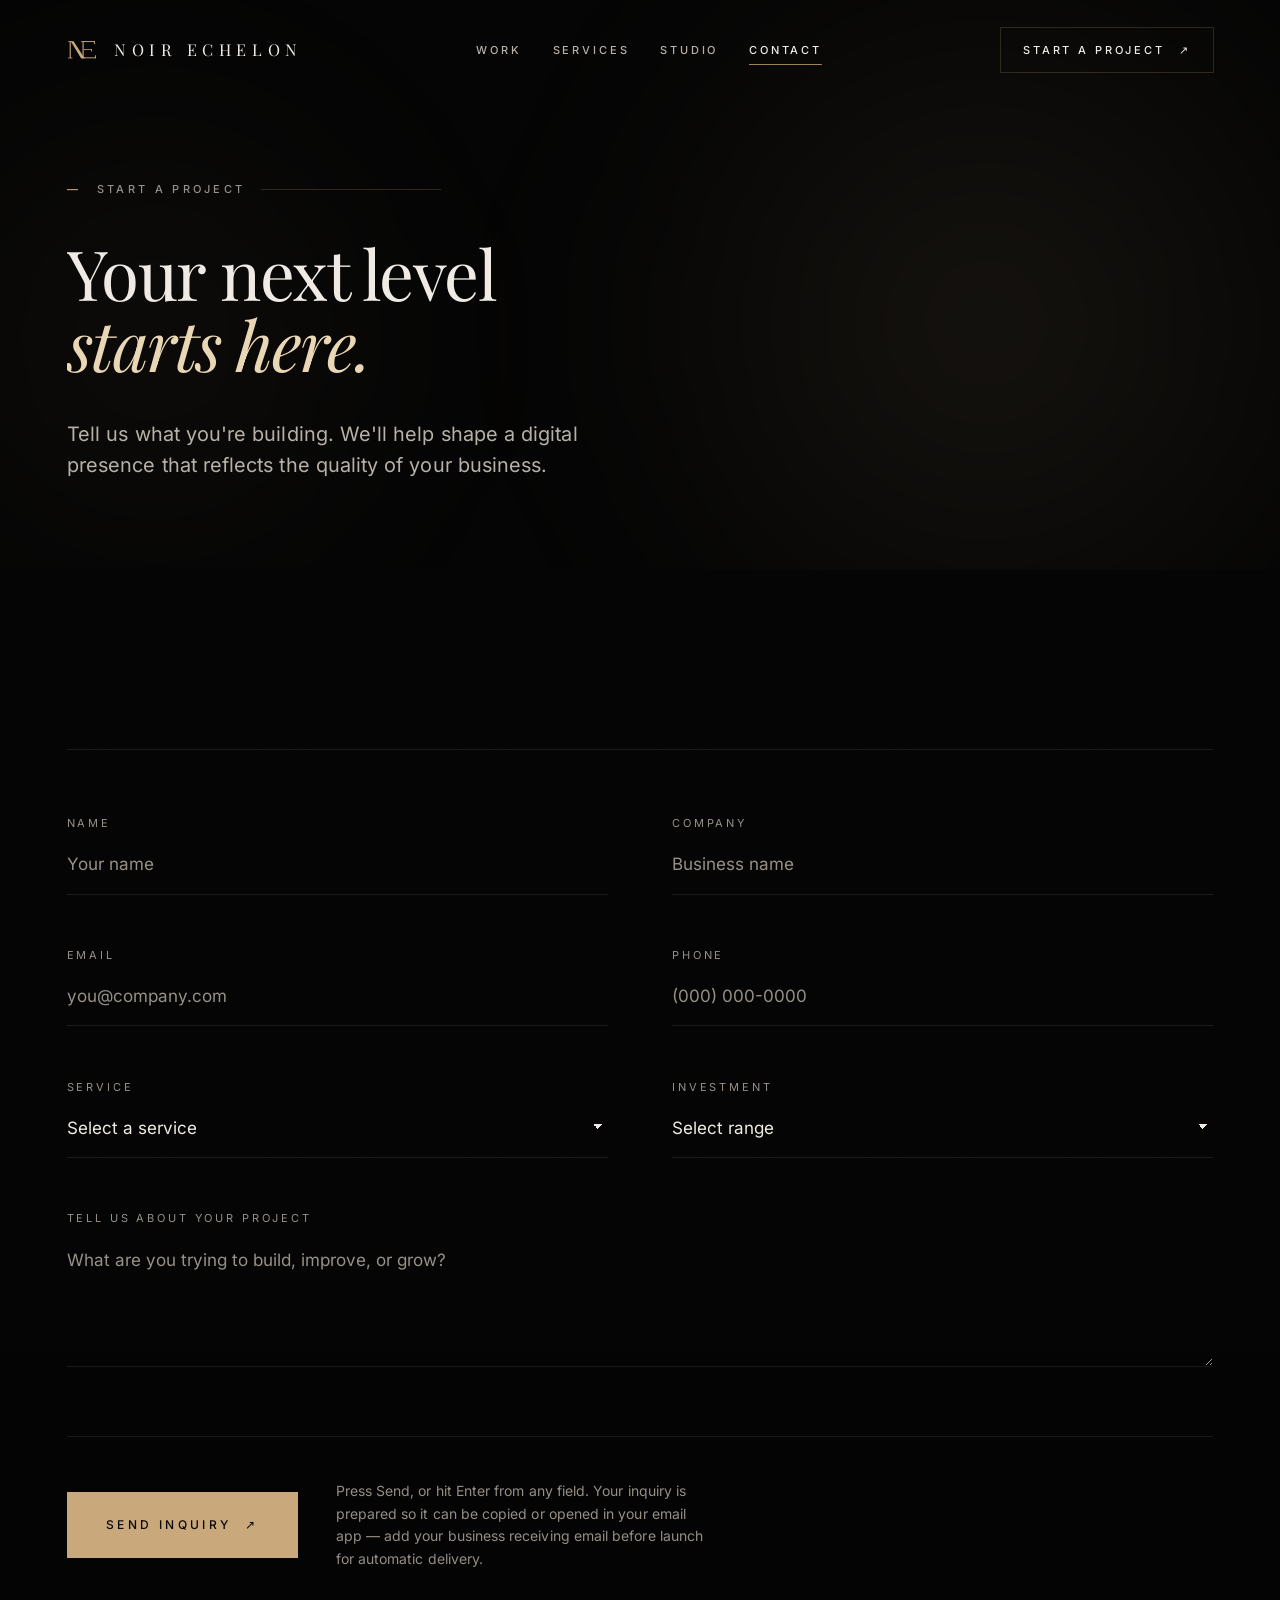
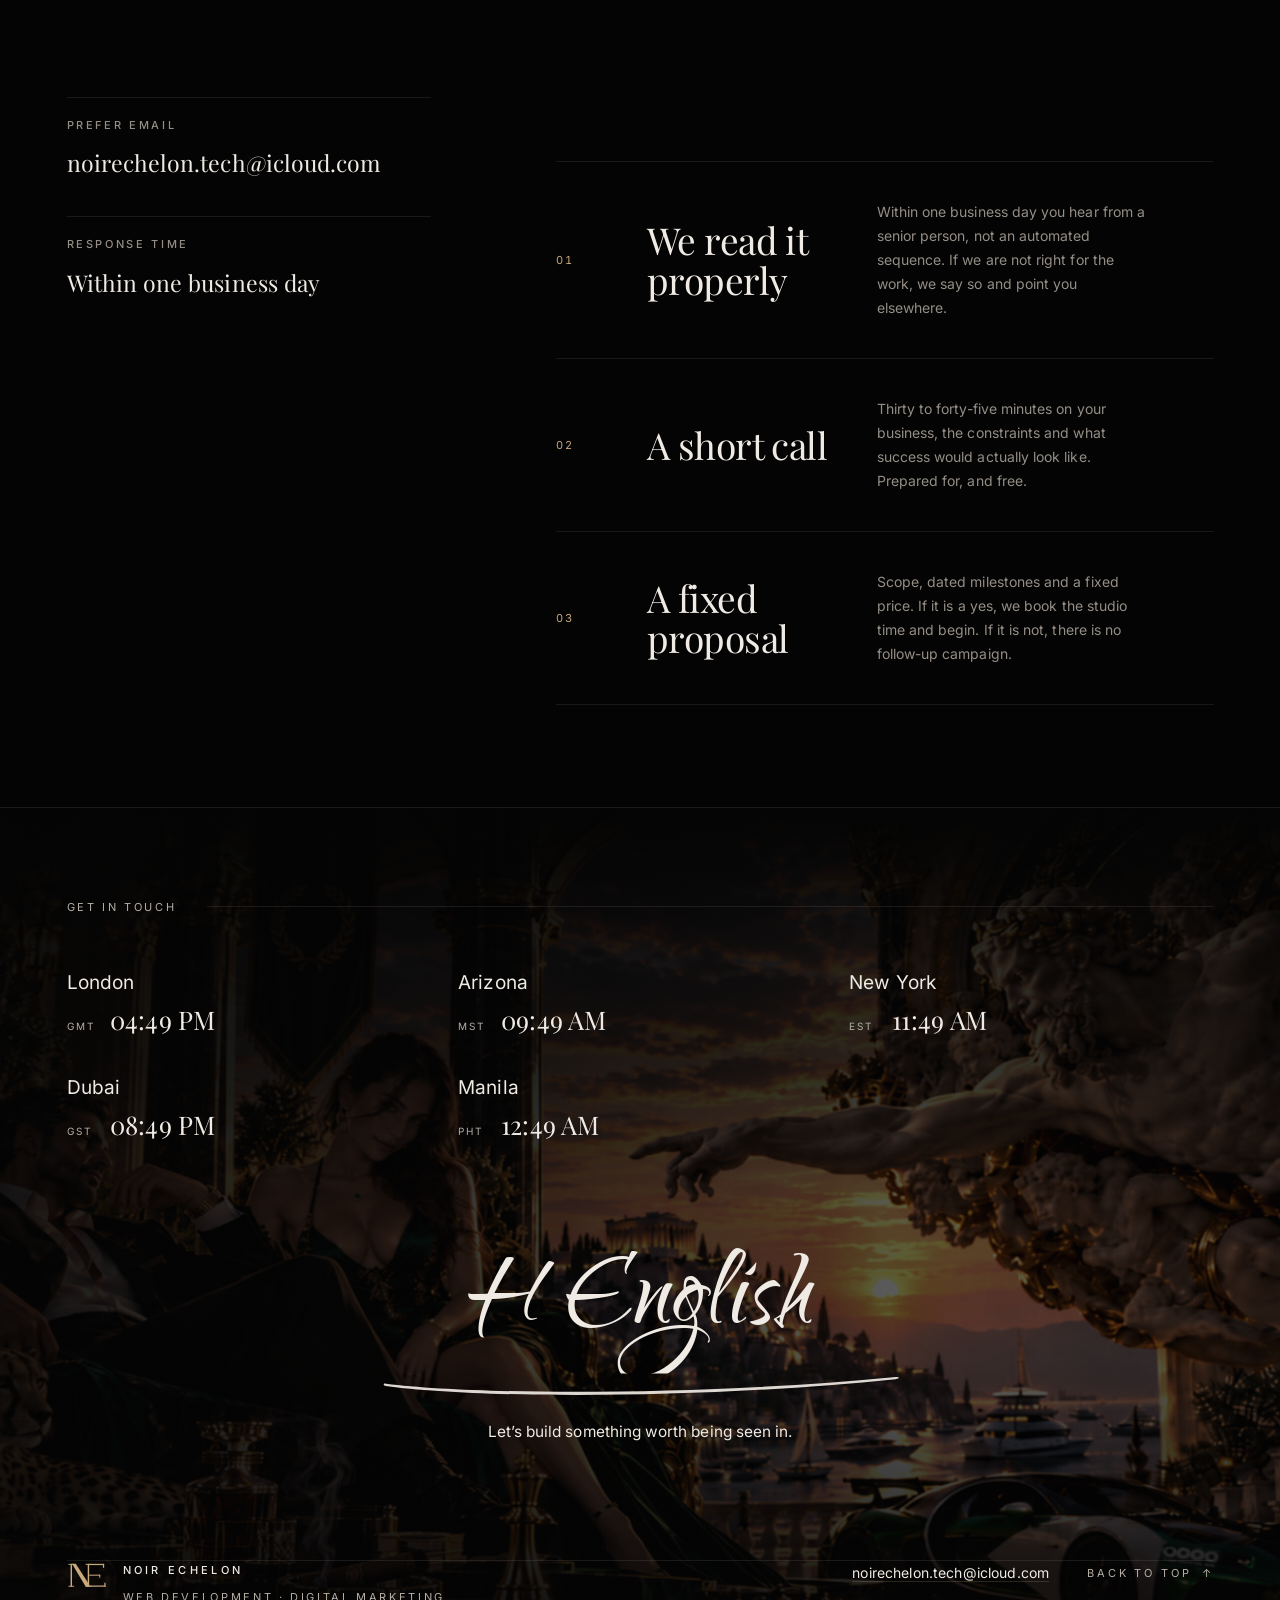
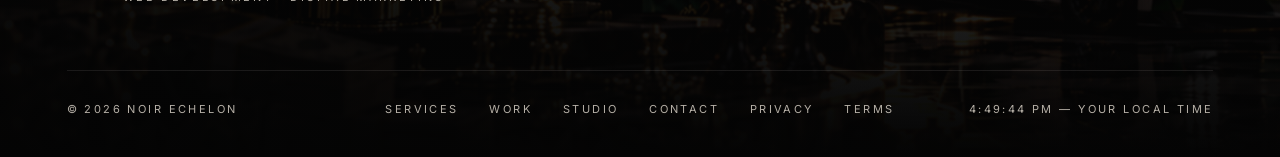
<file: contact.html>
<!doctype html>
<html lang="en" class="">
<head>
<meta charset="utf-8">
<meta name="viewport" content="width=device-width, initial-scale=1, viewport-fit=cover">
<title>Start a Project — Noir Echelon</title>
<meta name="description" content="Tell us what you're building. We'll help shape a digital presence that reflects the quality of your business, and reply within one business day.">
<link rel="canonical" href="https://noirechelon.tech/contact.html">
<meta name="theme-color" content="#040404">
<meta name="robots" content="index, follow, max-image-preview:large">

<meta property="og:type" content="website">
<meta property="og:site_name" content="Noir Echelon">
<meta property="og:title" content="Start a Project — Noir Echelon">
<meta property="og:description" content="Tell us what you're building. We'll help shape a digital presence that reflects the quality of your business, and reply within one business day.">
<meta property="og:url" content="https://noirechelon.tech/contact.html">
<meta property="og:image" content="https://noirechelon.tech/assets/img/og-cover.png">
<meta property="og:image:width" content="1200">
<meta property="og:image:height" content="630">
<meta property="og:image:alt" content="Noir Echelon — web development and digital marketing">
<meta name="twitter:card" content="summary_large_image">
<meta name="twitter:title" content="Start a Project — Noir Echelon">
<meta name="twitter:description" content="Tell us what you're building. We'll help shape a digital presence that reflects the quality of your business, and reply within one business day.">
<meta name="twitter:image" content="https://noirechelon.tech/assets/img/og-cover.png">

<link rel="icon" href="assets/img/favicon.svg" type="image/svg+xml">
<link rel="apple-touch-icon" href="assets/img/apple-touch-icon.png">
<link rel="manifest" href="site.webmanifest">

<link rel="preload" href="assets/fonts/playfair-display.woff2" as="font" type="font/woff2" crossorigin>
<link rel="preload" href="assets/fonts/inter.woff2" as="font" type="font/woff2" crossorigin>
<link rel="stylesheet" href="assets/css/noir.css">
<script src="assets/js/noir.js" defer></script>

</head>
<body class="">
<a class="skip-link" href="#main">Skip to content</a>
<span id="top"></span>
<div class="grain" aria-hidden="true"></div>
<div class="loader" role="presentation">
  <div class="loader__glow" aria-hidden="true"></div>
  <div class="loader__inner">
    <div class="loader__mark"><svg class="ne-mark" viewBox="0 0 112 80" fill="currentColor" aria-hidden="true" focusable="false"><g><rect x="10" y="8" width="4" height="64"/><rect x="4" y="8" width="16" height="2.6"/><rect x="4" y="69.4" width="16" height="2.6"/><polygon points="14,8 24.5,8 62,66 62,72 52.5,72"/><rect x="58" y="8" width="4" height="64"/><rect x="52" y="8" width="16" height="2.6"/><rect x="52" y="69.4" width="16" height="2.6"/><rect x="62" y="8" width="42" height="3.4"/><rect x="100.6" y="8" width="3.4" height="11"/><rect x="62" y="38.3" width="31" height="2.8"/><rect x="90.2" y="38.3" width="2.8" height="8.4"/><rect x="62" y="68.6" width="46" height="3.4"/><rect x="104.6" y="61" width="3.4" height="11"/></g></svg></div>
    <p class="loader__word">Noir Echelon</p>
    <div class="loader__bar" aria-hidden="true"><i></i></div>
  </div>
</div>
<header class="site-head">
  <div class="shell site-head__inner">
    <a class="brand" href="index.html" aria-label="Noir Echelon — home">
      <span class="brand__mark"><svg class="ne-mark" viewBox="0 0 112 80" fill="currentColor" aria-hidden="true" focusable="false"><g><rect x="10" y="8" width="4" height="64"/><rect x="4" y="8" width="16" height="2.6"/><rect x="4" y="69.4" width="16" height="2.6"/><polygon points="14,8 24.5,8 62,66 62,72 52.5,72"/><rect x="58" y="8" width="4" height="64"/><rect x="52" y="8" width="16" height="2.6"/><rect x="52" y="69.4" width="16" height="2.6"/><rect x="62" y="8" width="42" height="3.4"/><rect x="100.6" y="8" width="3.4" height="11"/><rect x="62" y="38.3" width="31" height="2.8"/><rect x="90.2" y="38.3" width="2.8" height="8.4"/><rect x="62" y="68.6" width="46" height="3.4"/><rect x="104.6" y="61" width="3.4" height="11"/></g></svg></span>
      <span class="brand__type">Noir Echelon</span>
    </a>

    <nav class="nav nav--desk" aria-label="Primary">
        <a class="nav-link" href="work.html">Work</a>
        <a class="nav-link" href="services.html">Services</a>
        <a class="nav-link" href="studio.html">Studio</a>
        <a class="nav-link" href="contact.html" aria-current="page">Contact</a>
    </nav>

    <a class="btn btn--sm nav__cta" href="contact.html" data-magnetic="0.18">
      <span>Start a project</span><span class="arrow" aria-hidden="true">&#8599;</span>
    </a>

    <button class="menu-btn" type="button" aria-expanded="false" aria-controls="site-menu">
      <span class="menu-btn__label">Menu</span>
      <span class="menu-btn__bars" aria-hidden="true"><i></i><i></i></span>
    </button>
  </div>
</header>

<div class="menu" id="site-menu" aria-hidden="true">
  <nav aria-label="Menu">
    <ul class="menu__list">
        <li class="menu__item"><a class="menu__link" href="work.html"><i>01</i>Work</a></li>
        <li class="menu__item"><a class="menu__link" href="services.html"><i>02</i>Services</a></li>
        <li class="menu__item"><a class="menu__link" href="studio.html"><i>03</i>Studio</a></li>
        <li class="menu__item"><a class="menu__link" href="contact.html"><i>04</i>Contact</a></li>
    </ul>
  </nav>
  <div class="menu__cta">
    <a class="btn btn--solid" href="contact.html"><span>Start a project</span><span class="arrow" aria-hidden="true">&#8599;</span></a>
  </div>
  <div class="menu__foot">
    <a class="micro dim" href="mailto:noirechelon.tech@icloud.com">noirechelon.tech@icloud.com</a>
    <span class="micro dim">Web Development &amp; Digital Marketing</span>
  </div>
</div>
<main id="main">
<section class="page-hero">
  <div class="ambient" aria-hidden="true"></div>
  <div class="shell" style="position:relative;z-index:2">
    <p class="eyebrow is-in"><span class="idx">&mdash;</span> Start a project</p>
    <div class="grid page-hero__title">
      <div class="col-9">
        <h1 class="hero__title--brand is-in">
          <span class="reveal-line" style="--d:0ms"><span>Your next level</span></span><span class="reveal-line" style="--d:110ms"><span><em>starts here.</em></span></span>
        </h1>
      </div>
    </div>
    <div class="grid mt-m">
      <div class="col-6">
        <p class="lead" data-reveal style="--d:300ms">
          Tell us what you're building. We'll help shape a digital presence that
          reflects the quality of your business.
        </p>
      </div>
    </div>
  </div>
</section>

<section class="section section--tight">
  <div class="shell">
    
    <form class="enquiry enquiry-form" novalidate data-endpoint="" data-mailto="noirechelon.tech@icloud.com">
      <div class="enquiry__grid">
        <div class="field--line">
          <label for="name">Name</label>
          <input type="text" id="name" name="name" autocomplete="name"
                 placeholder="Your name" data-required>
        </div>
        <div class="field--line">
          <label for="company">Company</label>
          <input type="text" id="company" name="company" autocomplete="organization"
                 placeholder="Business name">
        </div>
        <div class="field--line">
          <label for="email">Email</label>
          <input type="email" id="email" name="email" autocomplete="email"
                 placeholder="you@company.com" data-required>
        </div>
        <div class="field--line">
          <label for="phone">Phone</label>
          <input type="tel" id="phone" name="phone" autocomplete="tel"
                 placeholder="(000) 000-0000">
        </div>
        
        <div class="field--line">
          <label for="service">Service</label>
          <select id="service" name="service">
            <option value="" selected>Select a service</option>
            <option value="Web Design">Web Design</option><option value="Web Development">Web Development</option><option value="Digital Marketing">Digital Marketing</option><option value="Local SEO">Local SEO</option><option value="Website Management">Website Management</option><option value="Something else">Something else</option>
          </select>
        </div>
        
        <div class="field--line">
          <label for="investment">Investment</label>
          <select id="investment" name="investment">
            <option value="" selected>Select range</option>
            <option value="Under $10k">Under $10k</option><option value="$10k – $25k">$10k – $25k</option><option value="$25k – $60k">$25k – $60k</option><option value="$60k +">$60k +</option><option value="Monthly retainer">Monthly retainer</option><option value="Not sure yet">Not sure yet</option>
          </select>
        </div>
        <div class="field--line enquiry__full">
          <label for="project">Tell us about your project</label>
          <textarea id="project" name="project" rows="4" data-required
                    placeholder="What are you trying to build, improve, or grow?"></textarea>
        </div>
      </div>

      <div class="enquiry__foot">
        <button class="btn enquiry-send" type="submit" data-magnetic="0.18"
                aria-describedby="enquiry-note">
          <span class="enquiry-send__label">Send inquiry</span><span class="arrow" aria-hidden="true">&#8599;</span>
        </button>
        <p class="enquiry__note" id="enquiry-note">
          Press Send, or hit Enter from any field. Your inquiry is prepared so it
          can be copied or opened in your email app &mdash; add your business
          receiving email before launch for automatic delivery.
        </p>
      </div>
      <p class="enquiry__status" role="status" aria-live="polite"></p>
    </form>

    <div class="grid mt-xl">
      <div class="col-4">
        <div class="direct">
          <div class="direct__row">
            <h2>Prefer email</h2>
            <a href="mailto:noirechelon.tech@icloud.com">noirechelon.tech@icloud.com</a>
          </div>
          <div class="direct__row">
            <h2>Response time</h2>
            <p>Within one business day</p>
          </div>
        </div>
      </div>
      <div class="col-7 start-6">
        <div class="rows" data-stagger="80">
          <div class="row-link" data-reveal style="cursor:default">
            <span class="row-link__idx">01</span>
            <span class="row-link__name">We read it properly</span>
            <span class="row-link__desc">Within one business day you hear from a senior person, not an
            automated sequence. If we are not right for the work, we say so and point you elsewhere.</span>
            <span class="row-link__arrow"></span>
          </div>
          <div class="row-link" data-reveal style="cursor:default">
            <span class="row-link__idx">02</span>
            <span class="row-link__name">A short call</span>
            <span class="row-link__desc">Thirty to forty-five minutes on your business, the constraints and
            what success would actually look like. Prepared for, and free.</span>
            <span class="row-link__arrow"></span>
          </div>
          <div class="row-link" data-reveal style="cursor:default">
            <span class="row-link__idx">03</span>
            <span class="row-link__name">A fixed proposal</span>
            <span class="row-link__desc">Scope, dated milestones and a fixed price. If it is a yes, we book
            the studio time and begin. If it is not, there is no follow-up campaign.</span>
            <span class="row-link__arrow"></span>
          </div>
        </div>
      </div>
    </div>
  </div>
</section>
</main>
<footer class="site-foot">
  <div class="site-foot__scene" aria-hidden="true">
    <img src="assets/img/foot-scene.jpg"
         srcset="assets/img/foot-scene-900.jpg 900w, assets/img/foot-scene.jpg 1600w"
         sizes="100vw" alt="" width="1600" height="900" loading="lazy" decoding="async">
  </div>
  <div class="shell">
    <div class="foot-eyebrow">
      <p class="foot-eyebrow__label">Get in touch</p>
      <span class="foot-eyebrow__rule" aria-hidden="true"></span>
    </div>

    <div class="clocks">
        <div class="clock">
          <p class="clock__city">London</p>
          <p class="clock__read">
            <span class="clock__zone" data-zone></span>
            <span class="clock__time" data-tz="Europe/London"><span class="sr-only">Local time in London</span>--:-- --</span>
          </p>
        </div>
        <div class="clock">
          <p class="clock__city">Arizona</p>
          <p class="clock__read">
            <span class="clock__zone" data-zone></span>
            <span class="clock__time" data-tz="America/Phoenix"><span class="sr-only">Local time in Arizona</span>--:-- --</span>
          </p>
        </div>
        <div class="clock">
          <p class="clock__city">New York</p>
          <p class="clock__read">
            <span class="clock__zone" data-zone></span>
            <span class="clock__time" data-tz="America/New_York"><span class="sr-only">Local time in New York</span>--:-- --</span>
          </p>
        </div>
        <div class="clock">
          <p class="clock__city">Dubai</p>
          <p class="clock__read">
            <span class="clock__zone" data-zone></span>
            <span class="clock__time" data-tz="Asia/Dubai"><span class="sr-only">Local time in Dubai</span>--:-- --</span>
          </p>
        </div>
        <div class="clock">
          <p class="clock__city">Manila</p>
          <p class="clock__read">
            <span class="clock__zone" data-zone></span>
            <span class="clock__time" data-tz="Asia/Manila"><span class="sr-only">Local time in Manila</span>--:-- --</span>
          </p>
        </div>
      </div>

    <div class="foot-sign" data-sign>
      <p class="foot-sign__name">H English</p>
      <span class="foot-sign__swash" aria-hidden="true">
        <svg viewBox="0 0 700 46" preserveAspectRatio="none" focusable="false">
          <path d="M8,26 C130,46 430,48 694,14 C700,14 700,17 694,18 C430,54 128,52 8,30 C4,29 4,25 8,26 Z"/>
        </svg>
      </span>
      <p class="foot-sign__line">Let&rsquo;s build something worth being seen in.</p>
    </div>

    <div class="foot-rule" aria-hidden="true"></div>

    <div class="foot-head">
      <div class="foot-id">
        <span class="foot-id__mark"><svg class="ne-mark" viewBox="0 0 112 80" fill="currentColor" aria-hidden="true" focusable="false"><g><rect x="10" y="8" width="4" height="64"/><rect x="4" y="8" width="16" height="2.6"/><rect x="4" y="69.4" width="16" height="2.6"/><polygon points="14,8 24.5,8 62,66 62,72 52.5,72"/><rect x="58" y="8" width="4" height="64"/><rect x="52" y="8" width="16" height="2.6"/><rect x="52" y="69.4" width="16" height="2.6"/><rect x="62" y="8" width="42" height="3.4"/><rect x="100.6" y="8" width="3.4" height="11"/><rect x="62" y="38.3" width="31" height="2.8"/><rect x="90.2" y="38.3" width="2.8" height="8.4"/><rect x="62" y="68.6" width="46" height="3.4"/><rect x="104.6" y="61" width="3.4" height="11"/></g></svg></span>
        <div>
          <p class="foot-id__name">Noir Echelon</p>
          <p class="foot-id__tag">Web development &middot; Digital marketing</p>
        </div>
      </div>
      <div class="foot-reach">
        <a class="foot-mail" href="mailto:noirechelon.tech@icloud.com">noirechelon.tech@icloud.com</a>
        <a class="to-top" href="#top">Back to top <span class="arrow" aria-hidden="true">&#8593;</span></a>
      </div>
    </div>

    <div class="foot-rule" aria-hidden="true"></div>

    <div class="foot-base">
      <span>&copy; <span data-year>2026</span> Noir Echelon</span>
      <nav aria-label="Footer">
        <a href="services.html">Services</a>
        <a href="work.html">Work</a>
        <a href="studio.html">Studio</a>
        <a href="contact.html">Contact</a>
        <a href="privacy.html">Privacy</a>
        <a href="terms.html">Terms</a>
      </nav>
      <span class="foot-base__end" data-localtime></span>
    </div>
  </div>
</footer>
</body>
</html>
</file>
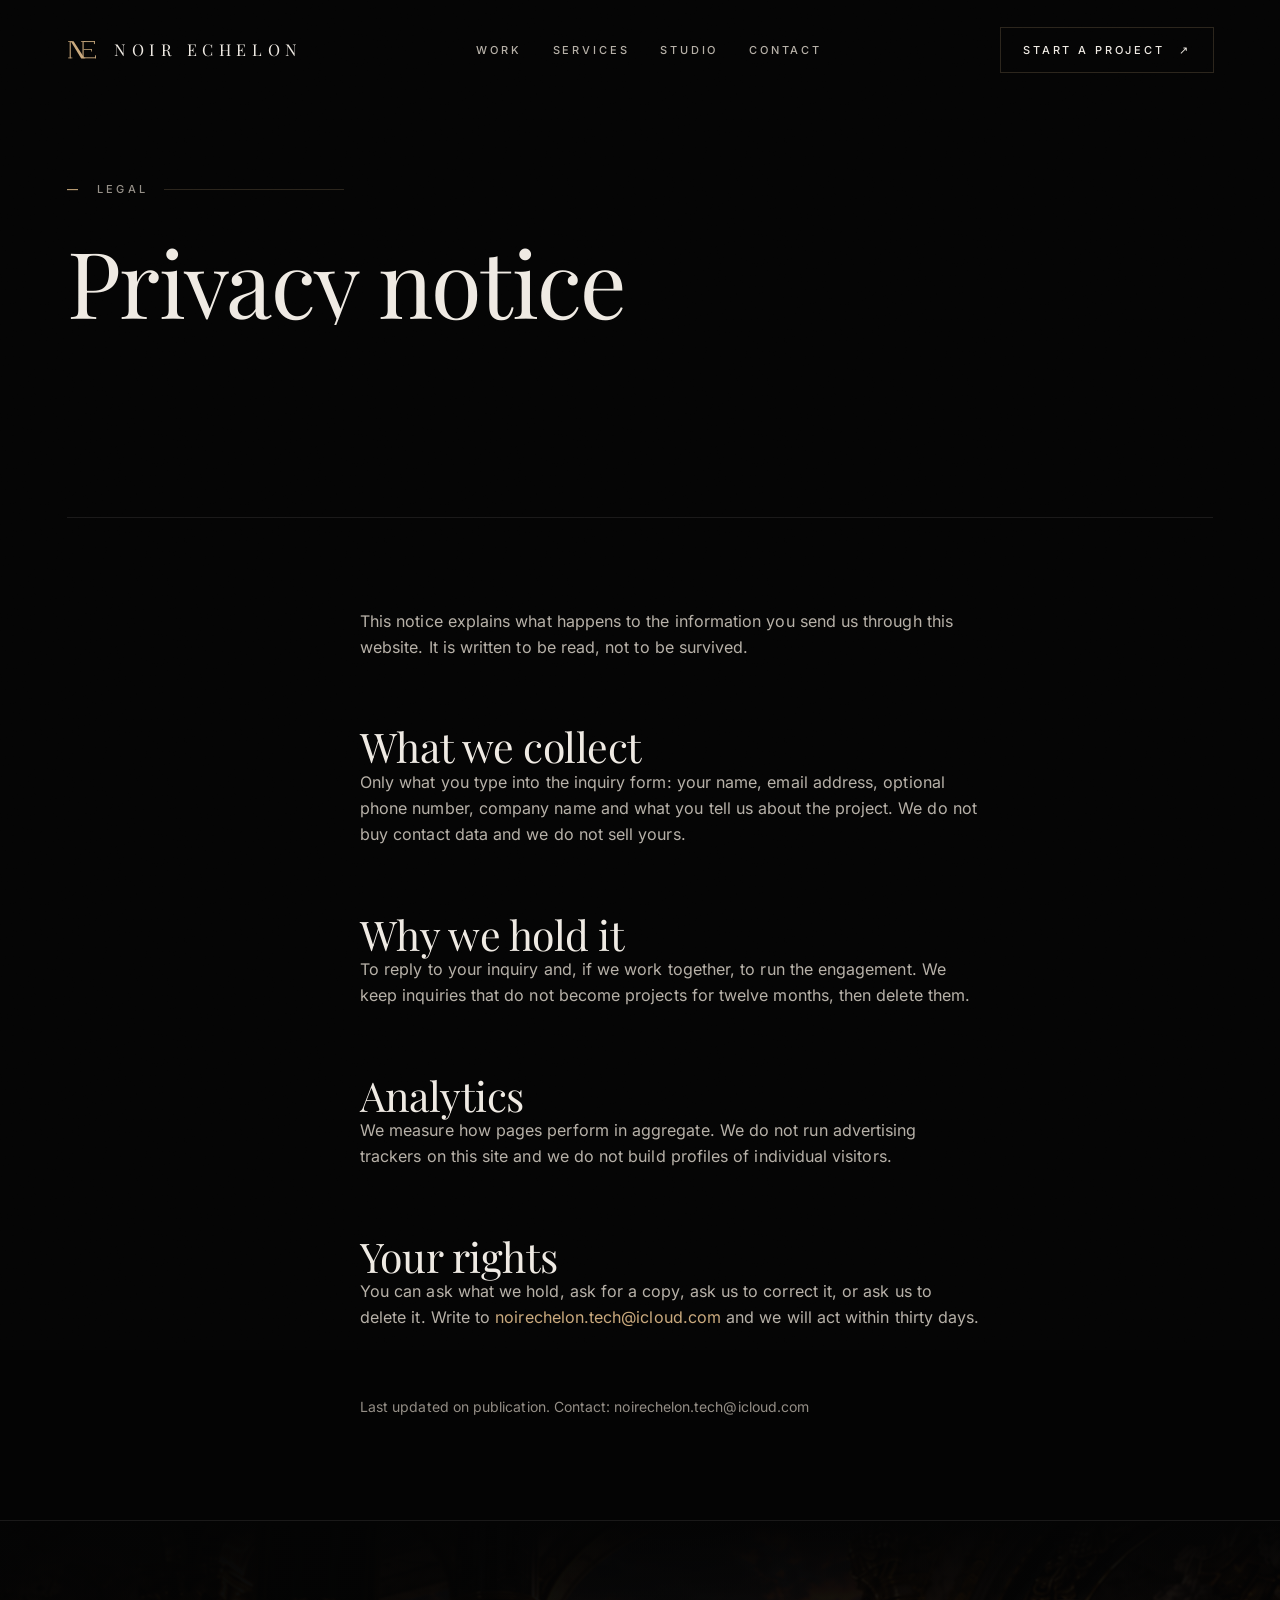
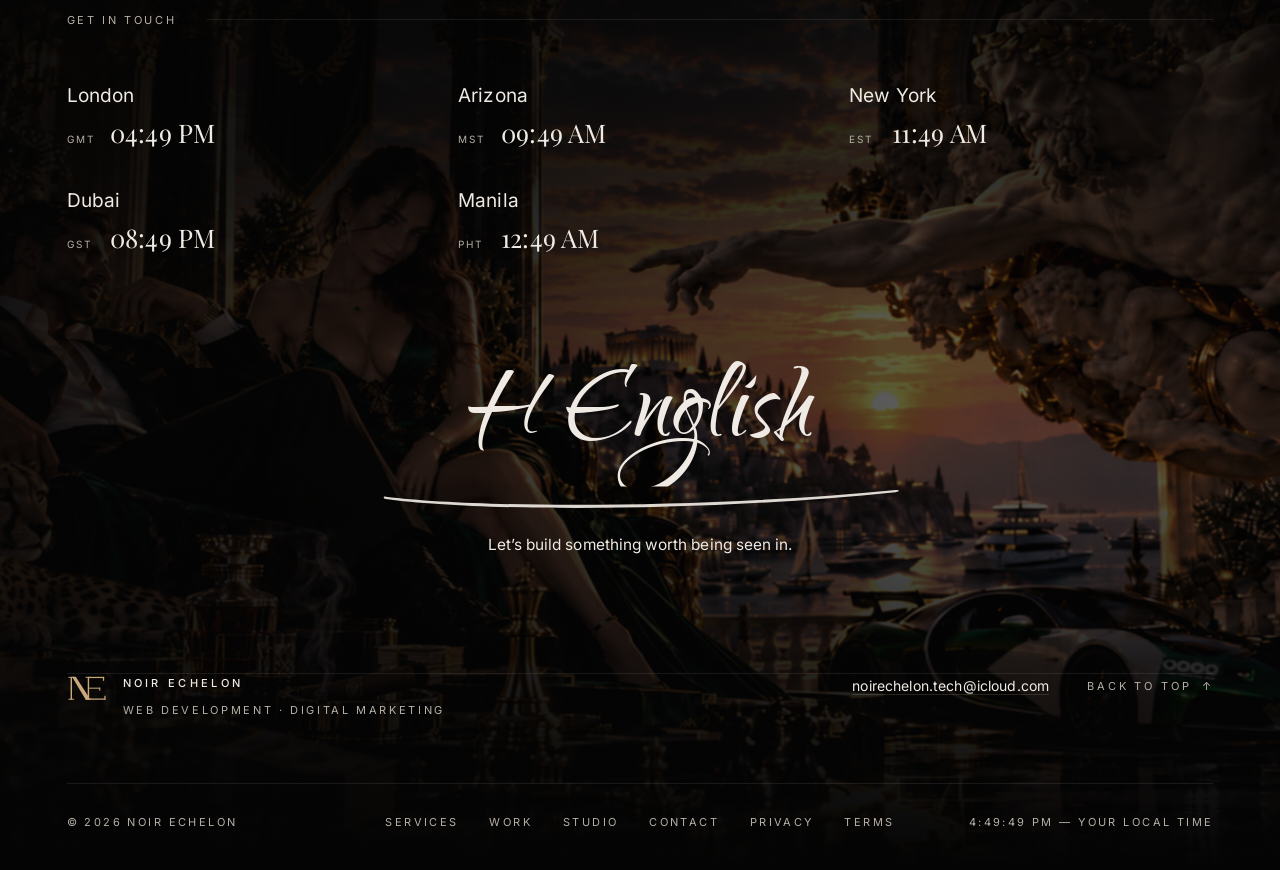
<file: privacy.html>
<!doctype html>
<html lang="en" class="">
<head>
<meta charset="utf-8">
<meta name="viewport" content="width=device-width, initial-scale=1, viewport-fit=cover">
<title>Privacy Notice — Noir Echelon</title>
<meta name="description" content="How Noir Echelon handles the information you send through this website.">
<link rel="canonical" href="https://noirechelon.tech/privacy.html">
<meta name="theme-color" content="#040404">
<meta name="robots" content="noindex, follow">

<meta property="og:type" content="website">
<meta property="og:site_name" content="Noir Echelon">
<meta property="og:title" content="Privacy Notice — Noir Echelon">
<meta property="og:description" content="How Noir Echelon handles the information you send through this website.">
<meta property="og:url" content="https://noirechelon.tech/privacy.html">
<meta property="og:image" content="https://noirechelon.tech/assets/img/og-cover.png">
<meta property="og:image:width" content="1200">
<meta property="og:image:height" content="630">
<meta property="og:image:alt" content="Noir Echelon — web development and digital marketing">
<meta name="twitter:card" content="summary_large_image">
<meta name="twitter:title" content="Privacy Notice — Noir Echelon">
<meta name="twitter:description" content="How Noir Echelon handles the information you send through this website.">
<meta name="twitter:image" content="https://noirechelon.tech/assets/img/og-cover.png">

<link rel="icon" href="assets/img/favicon.svg" type="image/svg+xml">
<link rel="apple-touch-icon" href="assets/img/apple-touch-icon.png">
<link rel="manifest" href="site.webmanifest">

<link rel="preload" href="assets/fonts/playfair-display.woff2" as="font" type="font/woff2" crossorigin>
<link rel="preload" href="assets/fonts/inter.woff2" as="font" type="font/woff2" crossorigin>
<link rel="stylesheet" href="assets/css/noir.css">
<script src="assets/js/noir.js" defer></script>

</head>
<body class="">
<a class="skip-link" href="#main">Skip to content</a>
<span id="top"></span>
<div class="grain" aria-hidden="true"></div>
<div class="loader" role="presentation">
  <div class="loader__glow" aria-hidden="true"></div>
  <div class="loader__inner">
    <div class="loader__mark"><svg class="ne-mark" viewBox="0 0 112 80" fill="currentColor" aria-hidden="true" focusable="false"><g><rect x="10" y="8" width="4" height="64"/><rect x="4" y="8" width="16" height="2.6"/><rect x="4" y="69.4" width="16" height="2.6"/><polygon points="14,8 24.5,8 62,66 62,72 52.5,72"/><rect x="58" y="8" width="4" height="64"/><rect x="52" y="8" width="16" height="2.6"/><rect x="52" y="69.4" width="16" height="2.6"/><rect x="62" y="8" width="42" height="3.4"/><rect x="100.6" y="8" width="3.4" height="11"/><rect x="62" y="38.3" width="31" height="2.8"/><rect x="90.2" y="38.3" width="2.8" height="8.4"/><rect x="62" y="68.6" width="46" height="3.4"/><rect x="104.6" y="61" width="3.4" height="11"/></g></svg></div>
    <p class="loader__word">Noir Echelon</p>
    <div class="loader__bar" aria-hidden="true"><i></i></div>
  </div>
</div>
<header class="site-head">
  <div class="shell site-head__inner">
    <a class="brand" href="index.html" aria-label="Noir Echelon — home">
      <span class="brand__mark"><svg class="ne-mark" viewBox="0 0 112 80" fill="currentColor" aria-hidden="true" focusable="false"><g><rect x="10" y="8" width="4" height="64"/><rect x="4" y="8" width="16" height="2.6"/><rect x="4" y="69.4" width="16" height="2.6"/><polygon points="14,8 24.5,8 62,66 62,72 52.5,72"/><rect x="58" y="8" width="4" height="64"/><rect x="52" y="8" width="16" height="2.6"/><rect x="52" y="69.4" width="16" height="2.6"/><rect x="62" y="8" width="42" height="3.4"/><rect x="100.6" y="8" width="3.4" height="11"/><rect x="62" y="38.3" width="31" height="2.8"/><rect x="90.2" y="38.3" width="2.8" height="8.4"/><rect x="62" y="68.6" width="46" height="3.4"/><rect x="104.6" y="61" width="3.4" height="11"/></g></svg></span>
      <span class="brand__type">Noir Echelon</span>
    </a>

    <nav class="nav nav--desk" aria-label="Primary">
        <a class="nav-link" href="work.html">Work</a>
        <a class="nav-link" href="services.html">Services</a>
        <a class="nav-link" href="studio.html">Studio</a>
        <a class="nav-link" href="contact.html">Contact</a>
    </nav>

    <a class="btn btn--sm nav__cta" href="contact.html" data-magnetic="0.18">
      <span>Start a project</span><span class="arrow" aria-hidden="true">&#8599;</span>
    </a>

    <button class="menu-btn" type="button" aria-expanded="false" aria-controls="site-menu">
      <span class="menu-btn__label">Menu</span>
      <span class="menu-btn__bars" aria-hidden="true"><i></i><i></i></span>
    </button>
  </div>
</header>

<div class="menu" id="site-menu" aria-hidden="true">
  <nav aria-label="Menu">
    <ul class="menu__list">
        <li class="menu__item"><a class="menu__link" href="work.html"><i>01</i>Work</a></li>
        <li class="menu__item"><a class="menu__link" href="services.html"><i>02</i>Services</a></li>
        <li class="menu__item"><a class="menu__link" href="studio.html"><i>03</i>Studio</a></li>
        <li class="menu__item"><a class="menu__link" href="contact.html"><i>04</i>Contact</a></li>
    </ul>
  </nav>
  <div class="menu__cta">
    <a class="btn btn--solid" href="contact.html"><span>Start a project</span><span class="arrow" aria-hidden="true">&#8599;</span></a>
  </div>
  <div class="menu__foot">
    <a class="micro dim" href="mailto:noirechelon.tech@icloud.com">noirechelon.tech@icloud.com</a>
    <span class="micro dim">Web Development &amp; Digital Marketing</span>
  </div>
</div>
<main id="main">
<section class="page-hero">
  <div class="shell">
    <p class="eyebrow is-in"><span class="idx">&mdash;</span> Legal</p>
    <div class="grid page-hero__title">
      <div class="col-8"><h1 class="h1 is-in"><span class="reveal-line" style="--d:0ms"><span>Privacy notice</span></span></h1></div>
    </div>
  </div>
</section>

<section class="section section--tight">
  <div class="shell">
    <div class="rule"></div>
    <div class="grid mt-xl">
      <div class="col-7 start-4">
        <!-- PLACEHOLDER: have this reviewed against your jurisdiction before launch. -->
        <p class="body-copy">
          This notice explains what happens to the information you send us through
          this website. It is written to be read, not to be survived.
        </p>
        <h2 class="h3 mt-l">What we collect</h2>
        <p class="body-copy">
          Only what you type into the inquiry form: your name, email address, optional
          phone number, company name and what you tell us about the project. We do not
          buy contact data and we do not sell yours.
        </p>
        <h2 class="h3 mt-l">Why we hold it</h2>
        <p class="body-copy">
          To reply to your inquiry and, if we work together, to run the engagement. We
          keep inquiries that do not become projects for twelve months, then delete them.
        </p>
        <h2 class="h3 mt-l">Analytics</h2>
        <p class="body-copy">
          We measure how pages perform in aggregate. We do not run advertising trackers
          on this site and we do not build profiles of individual visitors.
        </p>
        <h2 class="h3 mt-l">Your rights</h2>
        <p class="body-copy">
          You can ask what we hold, ask for a copy, ask us to correct it, or ask us to
          delete it. Write to <a class="gold" href="mailto:noirechelon.tech@icloud.com">noirechelon.tech@icloud.com</a> and we
          will act within thirty days.
        </p>
        <p class="dim mt-l" style="font-size:var(--fs-small)">
          Last updated on publication. Contact: noirechelon.tech@icloud.com
        </p>
      </div>
    </div>
  </div>
</section>
</main>
<footer class="site-foot">
  <div class="site-foot__scene" aria-hidden="true">
    <img src="assets/img/foot-scene.jpg"
         srcset="assets/img/foot-scene-900.jpg 900w, assets/img/foot-scene.jpg 1600w"
         sizes="100vw" alt="" width="1600" height="900" loading="lazy" decoding="async">
  </div>
  <div class="shell">
    <div class="foot-eyebrow">
      <p class="foot-eyebrow__label">Get in touch</p>
      <span class="foot-eyebrow__rule" aria-hidden="true"></span>
    </div>

    <div class="clocks">
        <div class="clock">
          <p class="clock__city">London</p>
          <p class="clock__read">
            <span class="clock__zone" data-zone></span>
            <span class="clock__time" data-tz="Europe/London"><span class="sr-only">Local time in London</span>--:-- --</span>
          </p>
        </div>
        <div class="clock">
          <p class="clock__city">Arizona</p>
          <p class="clock__read">
            <span class="clock__zone" data-zone></span>
            <span class="clock__time" data-tz="America/Phoenix"><span class="sr-only">Local time in Arizona</span>--:-- --</span>
          </p>
        </div>
        <div class="clock">
          <p class="clock__city">New York</p>
          <p class="clock__read">
            <span class="clock__zone" data-zone></span>
            <span class="clock__time" data-tz="America/New_York"><span class="sr-only">Local time in New York</span>--:-- --</span>
          </p>
        </div>
        <div class="clock">
          <p class="clock__city">Dubai</p>
          <p class="clock__read">
            <span class="clock__zone" data-zone></span>
            <span class="clock__time" data-tz="Asia/Dubai"><span class="sr-only">Local time in Dubai</span>--:-- --</span>
          </p>
        </div>
        <div class="clock">
          <p class="clock__city">Manila</p>
          <p class="clock__read">
            <span class="clock__zone" data-zone></span>
            <span class="clock__time" data-tz="Asia/Manila"><span class="sr-only">Local time in Manila</span>--:-- --</span>
          </p>
        </div>
      </div>

    <div class="foot-sign" data-sign>
      <p class="foot-sign__name">H English</p>
      <span class="foot-sign__swash" aria-hidden="true">
        <svg viewBox="0 0 700 46" preserveAspectRatio="none" focusable="false">
          <path d="M8,26 C130,46 430,48 694,14 C700,14 700,17 694,18 C430,54 128,52 8,30 C4,29 4,25 8,26 Z"/>
        </svg>
      </span>
      <p class="foot-sign__line">Let&rsquo;s build something worth being seen in.</p>
    </div>

    <div class="foot-rule" aria-hidden="true"></div>

    <div class="foot-head">
      <div class="foot-id">
        <span class="foot-id__mark"><svg class="ne-mark" viewBox="0 0 112 80" fill="currentColor" aria-hidden="true" focusable="false"><g><rect x="10" y="8" width="4" height="64"/><rect x="4" y="8" width="16" height="2.6"/><rect x="4" y="69.4" width="16" height="2.6"/><polygon points="14,8 24.5,8 62,66 62,72 52.5,72"/><rect x="58" y="8" width="4" height="64"/><rect x="52" y="8" width="16" height="2.6"/><rect x="52" y="69.4" width="16" height="2.6"/><rect x="62" y="8" width="42" height="3.4"/><rect x="100.6" y="8" width="3.4" height="11"/><rect x="62" y="38.3" width="31" height="2.8"/><rect x="90.2" y="38.3" width="2.8" height="8.4"/><rect x="62" y="68.6" width="46" height="3.4"/><rect x="104.6" y="61" width="3.4" height="11"/></g></svg></span>
        <div>
          <p class="foot-id__name">Noir Echelon</p>
          <p class="foot-id__tag">Web development &middot; Digital marketing</p>
        </div>
      </div>
      <div class="foot-reach">
        <a class="foot-mail" href="mailto:noirechelon.tech@icloud.com">noirechelon.tech@icloud.com</a>
        <a class="to-top" href="#top">Back to top <span class="arrow" aria-hidden="true">&#8593;</span></a>
      </div>
    </div>

    <div class="foot-rule" aria-hidden="true"></div>

    <div class="foot-base">
      <span>&copy; <span data-year>2026</span> Noir Echelon</span>
      <nav aria-label="Footer">
        <a href="services.html">Services</a>
        <a href="work.html">Work</a>
        <a href="studio.html">Studio</a>
        <a href="contact.html">Contact</a>
        <a href="privacy.html">Privacy</a>
        <a href="terms.html">Terms</a>
      </nav>
      <span class="foot-base__end" data-localtime></span>
    </div>
  </div>
</footer>
</body>
</html>
</file>
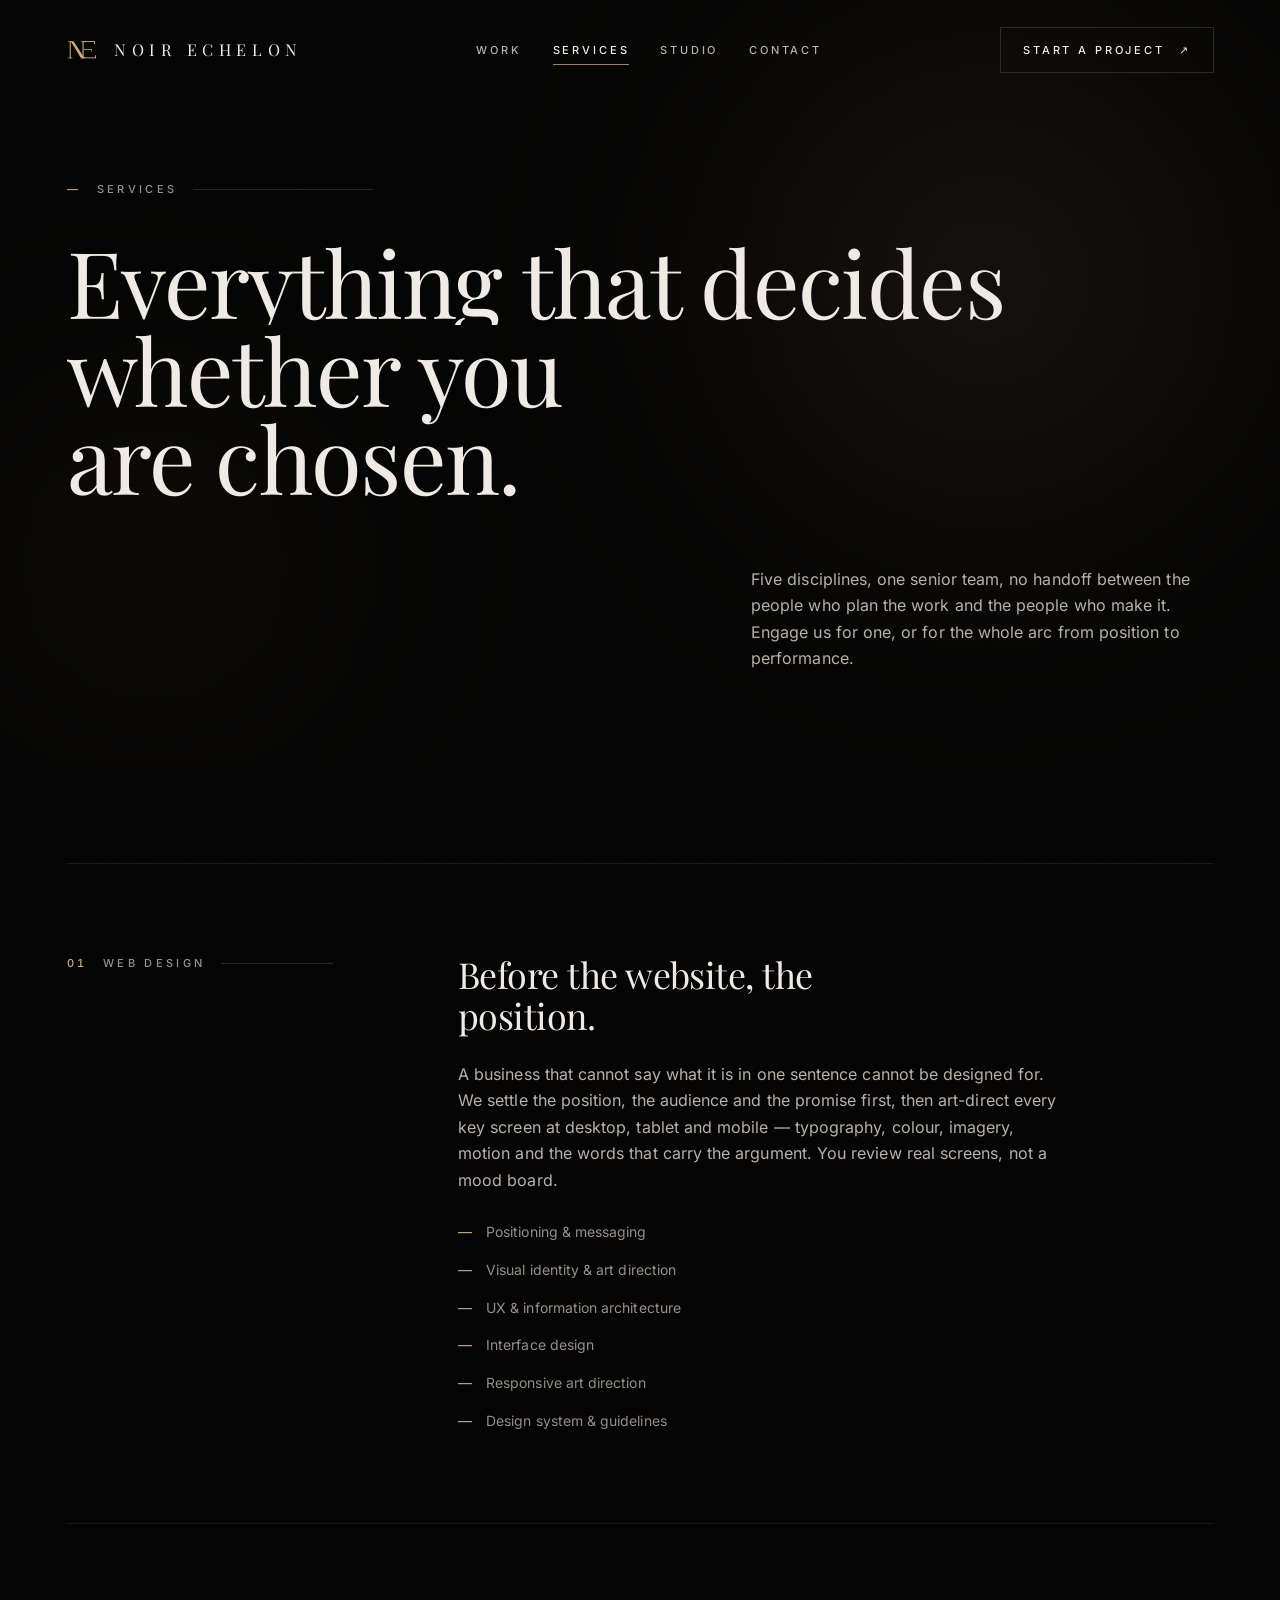
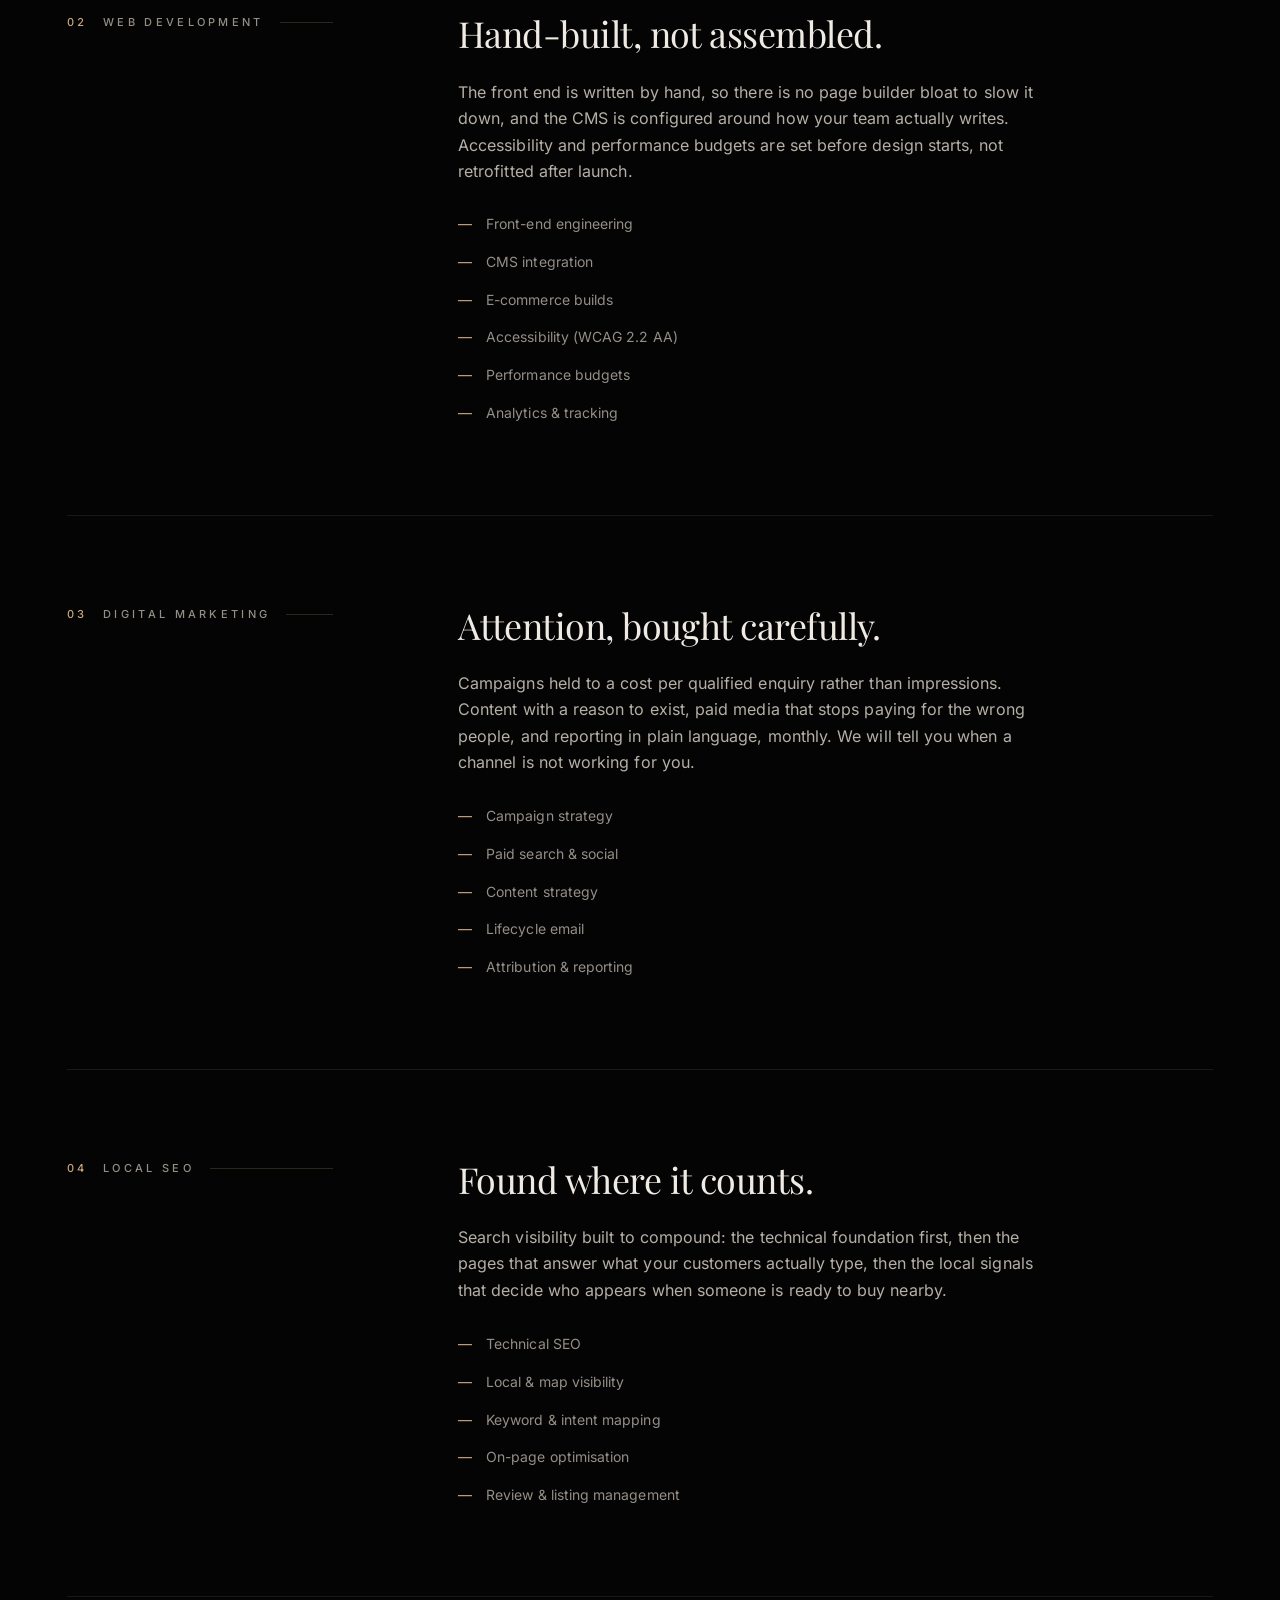
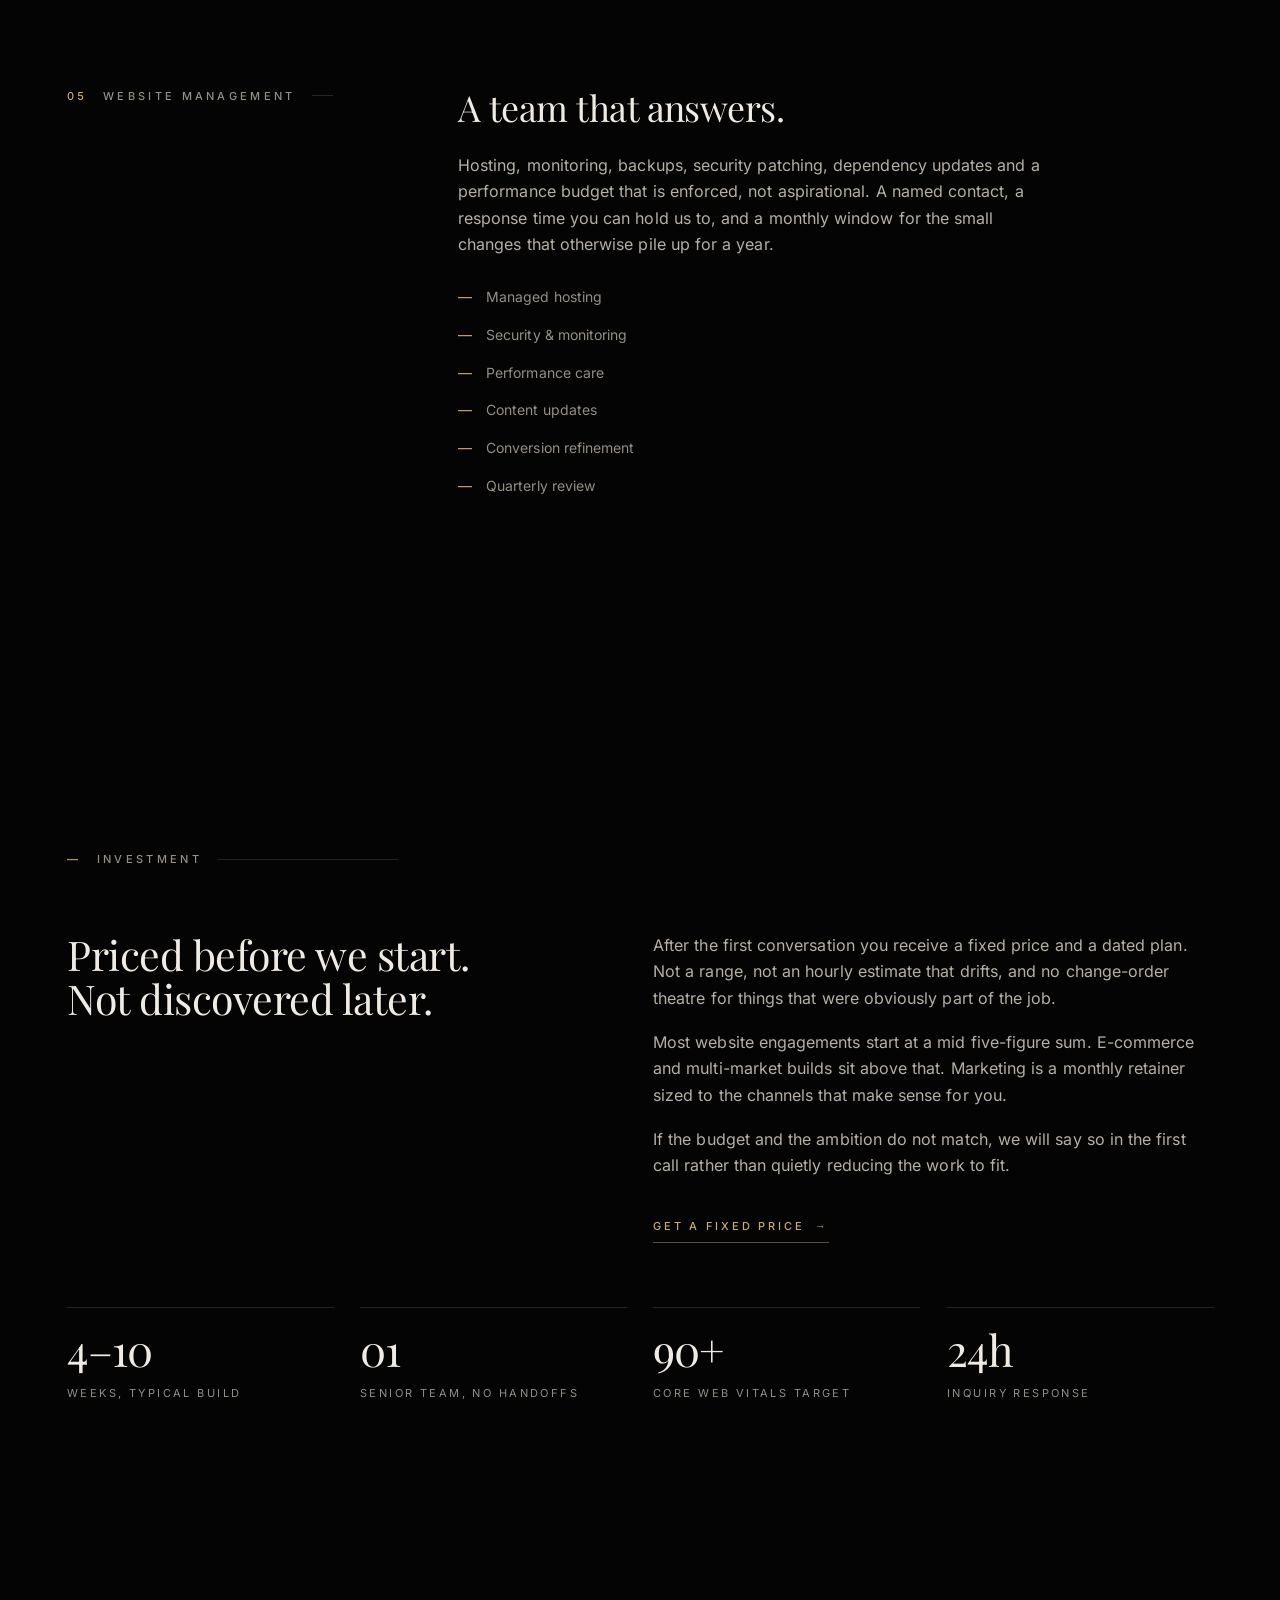
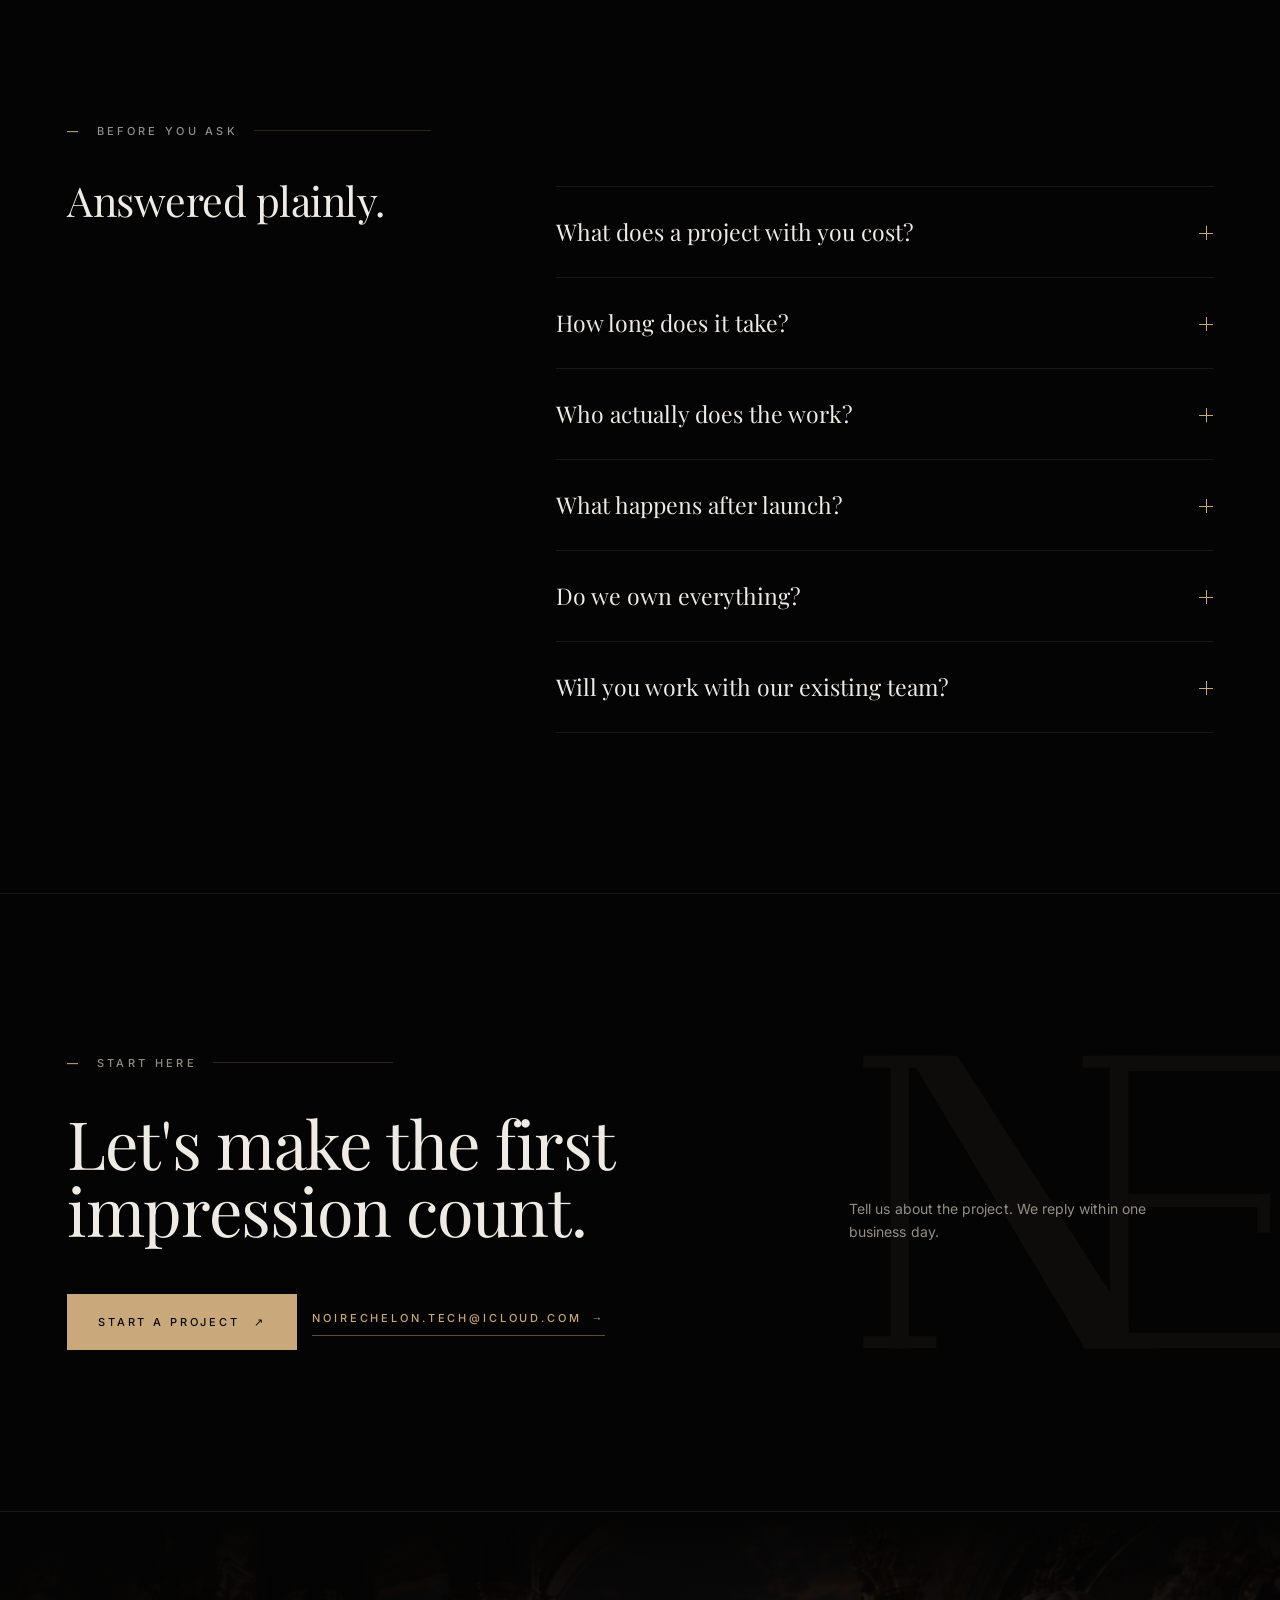
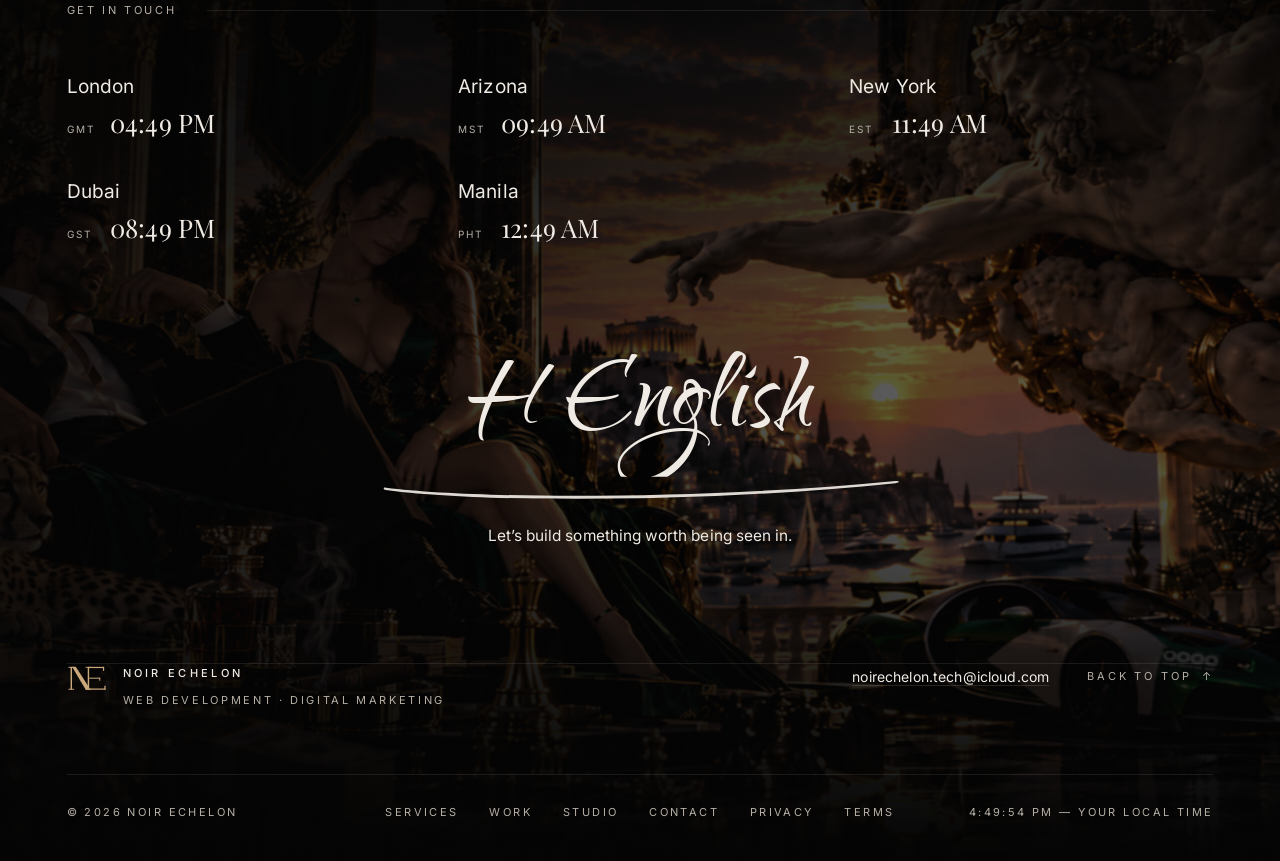
<file: services.html>
<!doctype html>
<html lang="en" class="">
<head>
<meta charset="utf-8">
<meta name="viewport" content="width=device-width, initial-scale=1, viewport-fit=cover">
<title>Services — Web Design, Development &amp; Digital Marketing | Noir Echelon</title>
<meta name="description" content="Brand identity, websites, e-commerce, SEO, paid media and conversion growth. What Noir Echelon does, how it is run, and what it costs.">
<link rel="canonical" href="https://noirechelon.tech/services.html">
<meta name="theme-color" content="#040404">
<meta name="robots" content="index, follow, max-image-preview:large">

<meta property="og:type" content="website">
<meta property="og:site_name" content="Noir Echelon">
<meta property="og:title" content="Services — Web Design, Development &amp; Digital Marketing | Noir Echelon">
<meta property="og:description" content="Brand identity, websites, e-commerce, SEO, paid media and conversion growth. What Noir Echelon does, how it is run, and what it costs.">
<meta property="og:url" content="https://noirechelon.tech/services.html">
<meta property="og:image" content="https://noirechelon.tech/assets/img/og-cover.png">
<meta property="og:image:width" content="1200">
<meta property="og:image:height" content="630">
<meta property="og:image:alt" content="Noir Echelon — web development and digital marketing">
<meta name="twitter:card" content="summary_large_image">
<meta name="twitter:title" content="Services — Web Design, Development &amp; Digital Marketing | Noir Echelon">
<meta name="twitter:description" content="Brand identity, websites, e-commerce, SEO, paid media and conversion growth. What Noir Echelon does, how it is run, and what it costs.">
<meta name="twitter:image" content="https://noirechelon.tech/assets/img/og-cover.png">

<link rel="icon" href="assets/img/favicon.svg" type="image/svg+xml">
<link rel="apple-touch-icon" href="assets/img/apple-touch-icon.png">
<link rel="manifest" href="site.webmanifest">

<link rel="preload" href="assets/fonts/playfair-display.woff2" as="font" type="font/woff2" crossorigin>
<link rel="preload" href="assets/fonts/inter.woff2" as="font" type="font/woff2" crossorigin>
<link rel="stylesheet" href="assets/css/noir.css">
<script src="assets/js/noir.js" defer></script>

</head>
<body class="">
<a class="skip-link" href="#main">Skip to content</a>
<span id="top"></span>
<div class="grain" aria-hidden="true"></div>
<div class="loader" role="presentation">
  <div class="loader__glow" aria-hidden="true"></div>
  <div class="loader__inner">
    <div class="loader__mark"><svg class="ne-mark" viewBox="0 0 112 80" fill="currentColor" aria-hidden="true" focusable="false"><g><rect x="10" y="8" width="4" height="64"/><rect x="4" y="8" width="16" height="2.6"/><rect x="4" y="69.4" width="16" height="2.6"/><polygon points="14,8 24.5,8 62,66 62,72 52.5,72"/><rect x="58" y="8" width="4" height="64"/><rect x="52" y="8" width="16" height="2.6"/><rect x="52" y="69.4" width="16" height="2.6"/><rect x="62" y="8" width="42" height="3.4"/><rect x="100.6" y="8" width="3.4" height="11"/><rect x="62" y="38.3" width="31" height="2.8"/><rect x="90.2" y="38.3" width="2.8" height="8.4"/><rect x="62" y="68.6" width="46" height="3.4"/><rect x="104.6" y="61" width="3.4" height="11"/></g></svg></div>
    <p class="loader__word">Noir Echelon</p>
    <div class="loader__bar" aria-hidden="true"><i></i></div>
  </div>
</div>
<header class="site-head">
  <div class="shell site-head__inner">
    <a class="brand" href="index.html" aria-label="Noir Echelon — home">
      <span class="brand__mark"><svg class="ne-mark" viewBox="0 0 112 80" fill="currentColor" aria-hidden="true" focusable="false"><g><rect x="10" y="8" width="4" height="64"/><rect x="4" y="8" width="16" height="2.6"/><rect x="4" y="69.4" width="16" height="2.6"/><polygon points="14,8 24.5,8 62,66 62,72 52.5,72"/><rect x="58" y="8" width="4" height="64"/><rect x="52" y="8" width="16" height="2.6"/><rect x="52" y="69.4" width="16" height="2.6"/><rect x="62" y="8" width="42" height="3.4"/><rect x="100.6" y="8" width="3.4" height="11"/><rect x="62" y="38.3" width="31" height="2.8"/><rect x="90.2" y="38.3" width="2.8" height="8.4"/><rect x="62" y="68.6" width="46" height="3.4"/><rect x="104.6" y="61" width="3.4" height="11"/></g></svg></span>
      <span class="brand__type">Noir Echelon</span>
    </a>

    <nav class="nav nav--desk" aria-label="Primary">
        <a class="nav-link" href="work.html">Work</a>
        <a class="nav-link" href="services.html" aria-current="page">Services</a>
        <a class="nav-link" href="studio.html">Studio</a>
        <a class="nav-link" href="contact.html">Contact</a>
    </nav>

    <a class="btn btn--sm nav__cta" href="contact.html" data-magnetic="0.18">
      <span>Start a project</span><span class="arrow" aria-hidden="true">&#8599;</span>
    </a>

    <button class="menu-btn" type="button" aria-expanded="false" aria-controls="site-menu">
      <span class="menu-btn__label">Menu</span>
      <span class="menu-btn__bars" aria-hidden="true"><i></i><i></i></span>
    </button>
  </div>
</header>

<div class="menu" id="site-menu" aria-hidden="true">
  <nav aria-label="Menu">
    <ul class="menu__list">
        <li class="menu__item"><a class="menu__link" href="work.html"><i>01</i>Work</a></li>
        <li class="menu__item"><a class="menu__link" href="services.html"><i>02</i>Services</a></li>
        <li class="menu__item"><a class="menu__link" href="studio.html"><i>03</i>Studio</a></li>
        <li class="menu__item"><a class="menu__link" href="contact.html"><i>04</i>Contact</a></li>
    </ul>
  </nav>
  <div class="menu__cta">
    <a class="btn btn--solid" href="contact.html"><span>Start a project</span><span class="arrow" aria-hidden="true">&#8599;</span></a>
  </div>
  <div class="menu__foot">
    <a class="micro dim" href="mailto:noirechelon.tech@icloud.com">noirechelon.tech@icloud.com</a>
    <span class="micro dim">Web Development &amp; Digital Marketing</span>
  </div>
</div>
<main id="main">
<section class="page-hero">
  <div class="ambient" aria-hidden="true"></div>
  <div class="shell" style="position:relative;z-index:2">
    <p class="eyebrow is-in"><span class="idx">&mdash;</span> Services</p>
    <div class="grid page-hero__title">
      <div class="col-10">
        <h1 class="h1 is-in"><span class="reveal-line" style="--d:0ms"><span>Everything that decides</span></span><span class="reveal-line" style="--d:110ms"><span>whether you are chosen.</span></span></h1>
      </div>
    </div>
    <div class="grid mt-l">
      <div class="col-5 start-8">
        <p class="body-copy" data-reveal style="--d:300ms">
          Five disciplines, one senior team, no handoff between the people who plan
          the work and the people who make it. Engage us for one, or for the whole
          arc from position to performance.
        </p>
      </div>
    </div>
  </div>
</section>

<section class="section section--tight">
  <div class="shell">
    <h2 class="sr-only">Capabilities in detail</h2>
    
<section class="chapter" id="design">
  <div class="chapter__label">
    <p class="eyebrow"><span class="idx">01</span> Web Design</p>
  </div>
  <div class="chapter__body">
    <h3 data-reveal>Before the website, the position.</h3>
    <p class="body-copy" data-reveal style="--d:100ms">A business that cannot say what it is in one sentence cannot be designed for. We settle the position, the audience and the promise first, then art-direct every key screen at desktop, tablet and mobile &mdash; typography, colour, imagery, motion and the words that carry the argument. You review real screens, not a mood board.</p>
    <ul class="chapter__list" data-reveal style="--d:160ms"><li>Positioning &amp; messaging</li><li>Visual identity &amp; art direction</li><li>UX &amp; information architecture</li><li>Interface design</li><li>Responsive art direction</li><li>Design system &amp; guidelines</li></ul>
  </div>
</section>
<section class="chapter" id="development">
  <div class="chapter__label">
    <p class="eyebrow"><span class="idx">02</span> Web Development</p>
  </div>
  <div class="chapter__body">
    <h3 data-reveal>Hand-built, not assembled.</h3>
    <p class="body-copy" data-reveal style="--d:100ms">The front end is written by hand, so there is no page builder bloat to slow it down, and the CMS is configured around how your team actually writes. Accessibility and performance budgets are set before design starts, not retrofitted after launch.</p>
    <ul class="chapter__list" data-reveal style="--d:160ms"><li>Front-end engineering</li><li>CMS integration</li><li>E-commerce builds</li><li>Accessibility (WCAG 2.2 AA)</li><li>Performance budgets</li><li>Analytics &amp; tracking</li></ul>
  </div>
</section>
<section class="chapter" id="marketing">
  <div class="chapter__label">
    <p class="eyebrow"><span class="idx">03</span> Digital Marketing</p>
  </div>
  <div class="chapter__body">
    <h3 data-reveal>Attention, bought carefully.</h3>
    <p class="body-copy" data-reveal style="--d:100ms">Campaigns held to a cost per qualified enquiry rather than impressions. Content with a reason to exist, paid media that stops paying for the wrong people, and reporting in plain language, monthly. We will tell you when a channel is not working for you.</p>
    <ul class="chapter__list" data-reveal style="--d:160ms"><li>Campaign strategy</li><li>Paid search &amp; social</li><li>Content strategy</li><li>Lifecycle email</li><li>Attribution &amp; reporting</li></ul>
  </div>
</section>
<section class="chapter" id="seo">
  <div class="chapter__label">
    <p class="eyebrow"><span class="idx">04</span> Local SEO</p>
  </div>
  <div class="chapter__body">
    <h3 data-reveal>Found where it counts.</h3>
    <p class="body-copy" data-reveal style="--d:100ms">Search visibility built to compound: the technical foundation first, then the pages that answer what your customers actually type, then the local signals that decide who appears when someone is ready to buy nearby.</p>
    <ul class="chapter__list" data-reveal style="--d:160ms"><li>Technical SEO</li><li>Local &amp; map visibility</li><li>Keyword &amp; intent mapping</li><li>On-page optimisation</li><li>Review &amp; listing management</li></ul>
  </div>
</section>
<section class="chapter" id="care">
  <div class="chapter__label">
    <p class="eyebrow"><span class="idx">05</span> Website Management</p>
  </div>
  <div class="chapter__body">
    <h3 data-reveal>A team that answers.</h3>
    <p class="body-copy" data-reveal style="--d:100ms">Hosting, monitoring, backups, security patching, dependency updates and a performance budget that is enforced, not aspirational. A named contact, a response time you can hold us to, and a monthly window for the small changes that otherwise pile up for a year.</p>
    <ul class="chapter__list" data-reveal style="--d:160ms"><li>Managed hosting</li><li>Security &amp; monitoring</li><li>Performance care</li><li>Content updates</li><li>Conversion refinement</li><li>Quarterly review</li></ul>
  </div>
</section>
  </div>
</section>

<section class="section" id="investment">
  <div class="shell">
    <p class="eyebrow"><span class="idx">&mdash;</span> Investment</p>
    <div class="grid mt-l">
      <div class="col-5">
        <h2 class="h3" data-reveal>Priced before we start.<br>Not discovered later.</h2>
      </div>
      <div class="col-6 start-7" data-reveal style="--d:120ms">
        <p class="body-copy">
          After the first conversation you receive a fixed price and a dated plan.
          Not a range, not an hourly estimate that drifts, and no change-order
          theatre for things that were obviously part of the job.
        </p>
        <p class="body-copy">
          Most website engagements start at a mid five-figure sum. E-commerce and
          multi-market builds sit above that. Marketing is a monthly retainer sized
          to the channels that make sense for you.
        </p>
        <p class="body-copy">
          If the budget and the ambition do not match, we will say so in the first
          call rather than quietly reducing the work to fit.
        </p>
        <a class="link mt-m" href="contact.html">Get a fixed price <span class="arrow" aria-hidden="true">&#8594;</span></a>
      </div>
    </div>
    <div class="facts mt-l" data-stagger="110"><div class="fact" data-reveal><p class="fact__val">4&ndash;10</p><p class="fact__lbl">Weeks, typical build</p></div><div class="fact" data-reveal><p class="fact__val">01</p><p class="fact__lbl">Senior team, no handoffs</p></div><div class="fact" data-reveal><p class="fact__val">90+</p><p class="fact__lbl">Core Web Vitals target</p></div><div class="fact" data-reveal><p class="fact__val">24h</p><p class="fact__lbl">Inquiry response</p></div></div>
  </div>
</section>

<section class="section">
  <div class="shell">
    <div class="grid">
      <div class="col-4">
        <p class="eyebrow"><span class="idx">&mdash;</span> Before you ask</p>
        <h2 class="h3 mt-m" data-reveal>Answered plainly.</h2>
      </div>
      <div class="col-7 start-6">
        <div class="acc mt-l">
  <div class="acc__item">
    <h3>
      <button class="acc__btn" type="button" aria-expanded="false" aria-controls="faq-1" id="faq-btn-1">
        <span>What does a project with you cost?</span>
        <span class="acc__sign" aria-hidden="true"></span>
      </button>
    </h3>
    <div class="acc__panel" id="faq-1" role="region" aria-labelledby="faq-btn-1">
      <div><p>Most website engagements start at a mid five-figure sum, and e-commerce or multi-market builds sit above that. Marketing retainers are monthly and sized to the channel, not to a package. We give you a fixed price after the first conversation, before any work begins — never a range that quietly widens.</p></div>
    </div>
  </div>
  <div class="acc__item">
    <h3>
      <button class="acc__btn" type="button" aria-expanded="false" aria-controls="faq-2" id="faq-btn-2">
        <span>How long does it take?</span>
        <span class="acc__sign" aria-hidden="true"></span>
      </button>
    </h3>
    <div class="acc__panel" id="faq-2" role="region" aria-labelledby="faq-btn-2">
      <div><p>A focused site is typically four to ten weeks from kick-off to launch. Larger builds run longer, and we will tell you that at the outset rather than discovering it in month three. You receive a dated plan with every milestone on it, and we hold ourselves to it.</p></div>
    </div>
  </div>
  <div class="acc__item">
    <h3>
      <button class="acc__btn" type="button" aria-expanded="false" aria-controls="faq-3" id="faq-btn-3">
        <span>Who actually does the work?</span>
        <span class="acc__sign" aria-hidden="true"></span>
      </button>
    </h3>
    <div class="acc__panel" id="faq-3" role="region" aria-labelledby="faq-btn-3">
      <div><p>The people you meet. We are a small senior team by design — no account layer, no junior handoff, no outsourcing to an offshore production line. The person who designs your site is the person who answers your email about it.</p></div>
    </div>
  </div>
  <div class="acc__item">
    <h3>
      <button class="acc__btn" type="button" aria-expanded="false" aria-controls="faq-4" id="faq-btn-4">
        <span>What happens after launch?</span>
        <span class="acc__sign" aria-hidden="true"></span>
      </button>
    </h3>
    <div class="acc__panel" id="faq-4" role="region" aria-labelledby="faq-btn-4">
      <div><p>Launch is the beginning of the useful data. We monitor performance, watch how people actually move through the site, and improve it. Care plans cover hosting, security, backups, performance budgets and a named contact. You are never left with a site nobody knows how to change.</p></div>
    </div>
  </div>
  <div class="acc__item">
    <h3>
      <button class="acc__btn" type="button" aria-expanded="false" aria-controls="faq-5" id="faq-btn-5">
        <span>Do we own everything?</span>
        <span class="acc__sign" aria-hidden="true"></span>
      </button>
    </h3>
    <div class="acc__panel" id="faq-5" role="region" aria-labelledby="faq-btn-5">
      <div><p>Yes. Domains, hosting, code, design files, analytics and ad accounts are in your name from day one. If you ever leave, you leave with everything — that is written into the contract, not promised in a meeting.</p></div>
    </div>
  </div>
  <div class="acc__item">
    <h3>
      <button class="acc__btn" type="button" aria-expanded="false" aria-controls="faq-6" id="faq-btn-6">
        <span>Will you work with our existing team?</span>
        <span class="acc__sign" aria-hidden="true"></span>
      </button>
    </h3>
    <div class="acc__panel" id="faq-6" role="region" aria-labelledby="faq-btn-6">
      <div><p>Often. We work alongside in-house marketers, developers and agencies, and we are straightforward about where our responsibility starts and stops. Good work does not require us to own every part of it.</p></div>
    </div>
  </div>
</div>
      </div>
    </div>
  </div>
</section>
</main>
<section class="section cta-band">
  <div class="cta-band__mark" aria-hidden="true"><svg class="ne-mark" viewBox="0 0 112 80" fill="currentColor" aria-hidden="true" focusable="false"><g><rect x="10" y="8" width="4" height="64"/><rect x="4" y="8" width="16" height="2.6"/><rect x="4" y="69.4" width="16" height="2.6"/><polygon points="14,8 24.5,8 62,66 62,72 52.5,72"/><rect x="58" y="8" width="4" height="64"/><rect x="52" y="8" width="16" height="2.6"/><rect x="52" y="69.4" width="16" height="2.6"/><rect x="62" y="8" width="42" height="3.4"/><rect x="100.6" y="8" width="3.4" height="11"/><rect x="62" y="38.3" width="31" height="2.8"/><rect x="90.2" y="38.3" width="2.8" height="8.4"/><rect x="62" y="68.6" width="46" height="3.4"/><rect x="104.6" y="61" width="3.4" height="11"/></g></svg></div>
  <div class="shell cta-band__inner">
    <div class="grid">
      <div class="col-7">
        <p class="eyebrow"><span class="idx">—</span> Start here</p>
        <h2 class="cta-band__title mt-m" data-reveal>Let's make the first<br>impression count.</h2>
      </div>
      <div class="col-4 start-9 flex items-end">
        <p class="dim" style="font-size:var(--fs-small);max-width:34ch" data-reveal>Tell us about the project. We reply within one business day.</p>
      </div>
    </div>
    <div class="cta-band__actions">
      <a class="btn btn--solid" href="contact.html" data-magnetic="0.2"><span>Start a project</span><span class="arrow" aria-hidden="true">&#8599;</span></a>
      <a class="link" href="mailto:noirechelon.tech@icloud.com">noirechelon.tech@icloud.com <span class="arrow" aria-hidden="true">&#8594;</span></a>
    </div>
  </div>
</section>
<footer class="site-foot">
  <div class="site-foot__scene" aria-hidden="true">
    <img src="assets/img/foot-scene.jpg"
         srcset="assets/img/foot-scene-900.jpg 900w, assets/img/foot-scene.jpg 1600w"
         sizes="100vw" alt="" width="1600" height="900" loading="lazy" decoding="async">
  </div>
  <div class="shell">
    <div class="foot-eyebrow">
      <p class="foot-eyebrow__label">Get in touch</p>
      <span class="foot-eyebrow__rule" aria-hidden="true"></span>
    </div>

    <div class="clocks">
        <div class="clock">
          <p class="clock__city">London</p>
          <p class="clock__read">
            <span class="clock__zone" data-zone></span>
            <span class="clock__time" data-tz="Europe/London"><span class="sr-only">Local time in London</span>--:-- --</span>
          </p>
        </div>
        <div class="clock">
          <p class="clock__city">Arizona</p>
          <p class="clock__read">
            <span class="clock__zone" data-zone></span>
            <span class="clock__time" data-tz="America/Phoenix"><span class="sr-only">Local time in Arizona</span>--:-- --</span>
          </p>
        </div>
        <div class="clock">
          <p class="clock__city">New York</p>
          <p class="clock__read">
            <span class="clock__zone" data-zone></span>
            <span class="clock__time" data-tz="America/New_York"><span class="sr-only">Local time in New York</span>--:-- --</span>
          </p>
        </div>
        <div class="clock">
          <p class="clock__city">Dubai</p>
          <p class="clock__read">
            <span class="clock__zone" data-zone></span>
            <span class="clock__time" data-tz="Asia/Dubai"><span class="sr-only">Local time in Dubai</span>--:-- --</span>
          </p>
        </div>
        <div class="clock">
          <p class="clock__city">Manila</p>
          <p class="clock__read">
            <span class="clock__zone" data-zone></span>
            <span class="clock__time" data-tz="Asia/Manila"><span class="sr-only">Local time in Manila</span>--:-- --</span>
          </p>
        </div>
      </div>

    <div class="foot-sign" data-sign>
      <p class="foot-sign__name">H English</p>
      <span class="foot-sign__swash" aria-hidden="true">
        <svg viewBox="0 0 700 46" preserveAspectRatio="none" focusable="false">
          <path d="M8,26 C130,46 430,48 694,14 C700,14 700,17 694,18 C430,54 128,52 8,30 C4,29 4,25 8,26 Z"/>
        </svg>
      </span>
      <p class="foot-sign__line">Let&rsquo;s build something worth being seen in.</p>
    </div>

    <div class="foot-rule" aria-hidden="true"></div>

    <div class="foot-head">
      <div class="foot-id">
        <span class="foot-id__mark"><svg class="ne-mark" viewBox="0 0 112 80" fill="currentColor" aria-hidden="true" focusable="false"><g><rect x="10" y="8" width="4" height="64"/><rect x="4" y="8" width="16" height="2.6"/><rect x="4" y="69.4" width="16" height="2.6"/><polygon points="14,8 24.5,8 62,66 62,72 52.5,72"/><rect x="58" y="8" width="4" height="64"/><rect x="52" y="8" width="16" height="2.6"/><rect x="52" y="69.4" width="16" height="2.6"/><rect x="62" y="8" width="42" height="3.4"/><rect x="100.6" y="8" width="3.4" height="11"/><rect x="62" y="38.3" width="31" height="2.8"/><rect x="90.2" y="38.3" width="2.8" height="8.4"/><rect x="62" y="68.6" width="46" height="3.4"/><rect x="104.6" y="61" width="3.4" height="11"/></g></svg></span>
        <div>
          <p class="foot-id__name">Noir Echelon</p>
          <p class="foot-id__tag">Web development &middot; Digital marketing</p>
        </div>
      </div>
      <div class="foot-reach">
        <a class="foot-mail" href="mailto:noirechelon.tech@icloud.com">noirechelon.tech@icloud.com</a>
        <a class="to-top" href="#top">Back to top <span class="arrow" aria-hidden="true">&#8593;</span></a>
      </div>
    </div>

    <div class="foot-rule" aria-hidden="true"></div>

    <div class="foot-base">
      <span>&copy; <span data-year>2026</span> Noir Echelon</span>
      <nav aria-label="Footer">
        <a href="services.html">Services</a>
        <a href="work.html">Work</a>
        <a href="studio.html">Studio</a>
        <a href="contact.html">Contact</a>
        <a href="privacy.html">Privacy</a>
        <a href="terms.html">Terms</a>
      </nav>
      <span class="foot-base__end" data-localtime></span>
    </div>
  </div>
</footer>
</body>
</html>
</file>
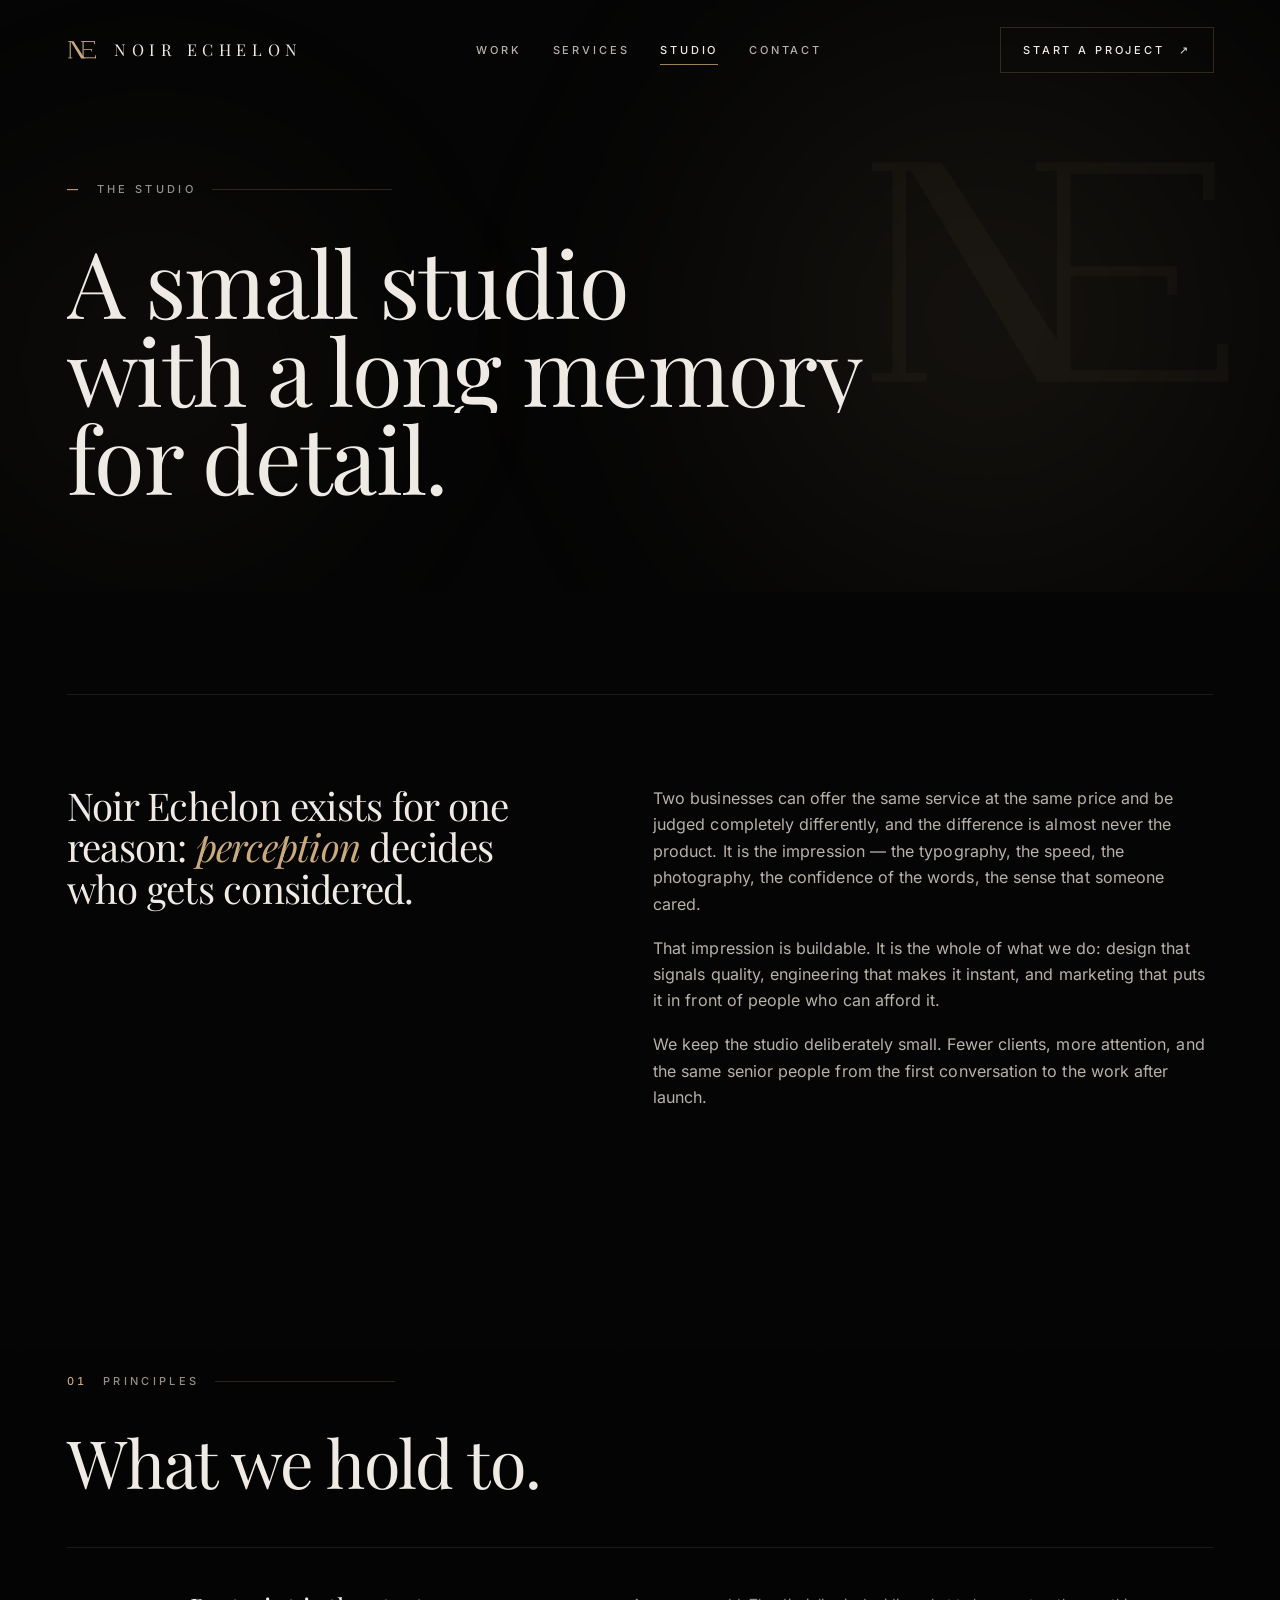
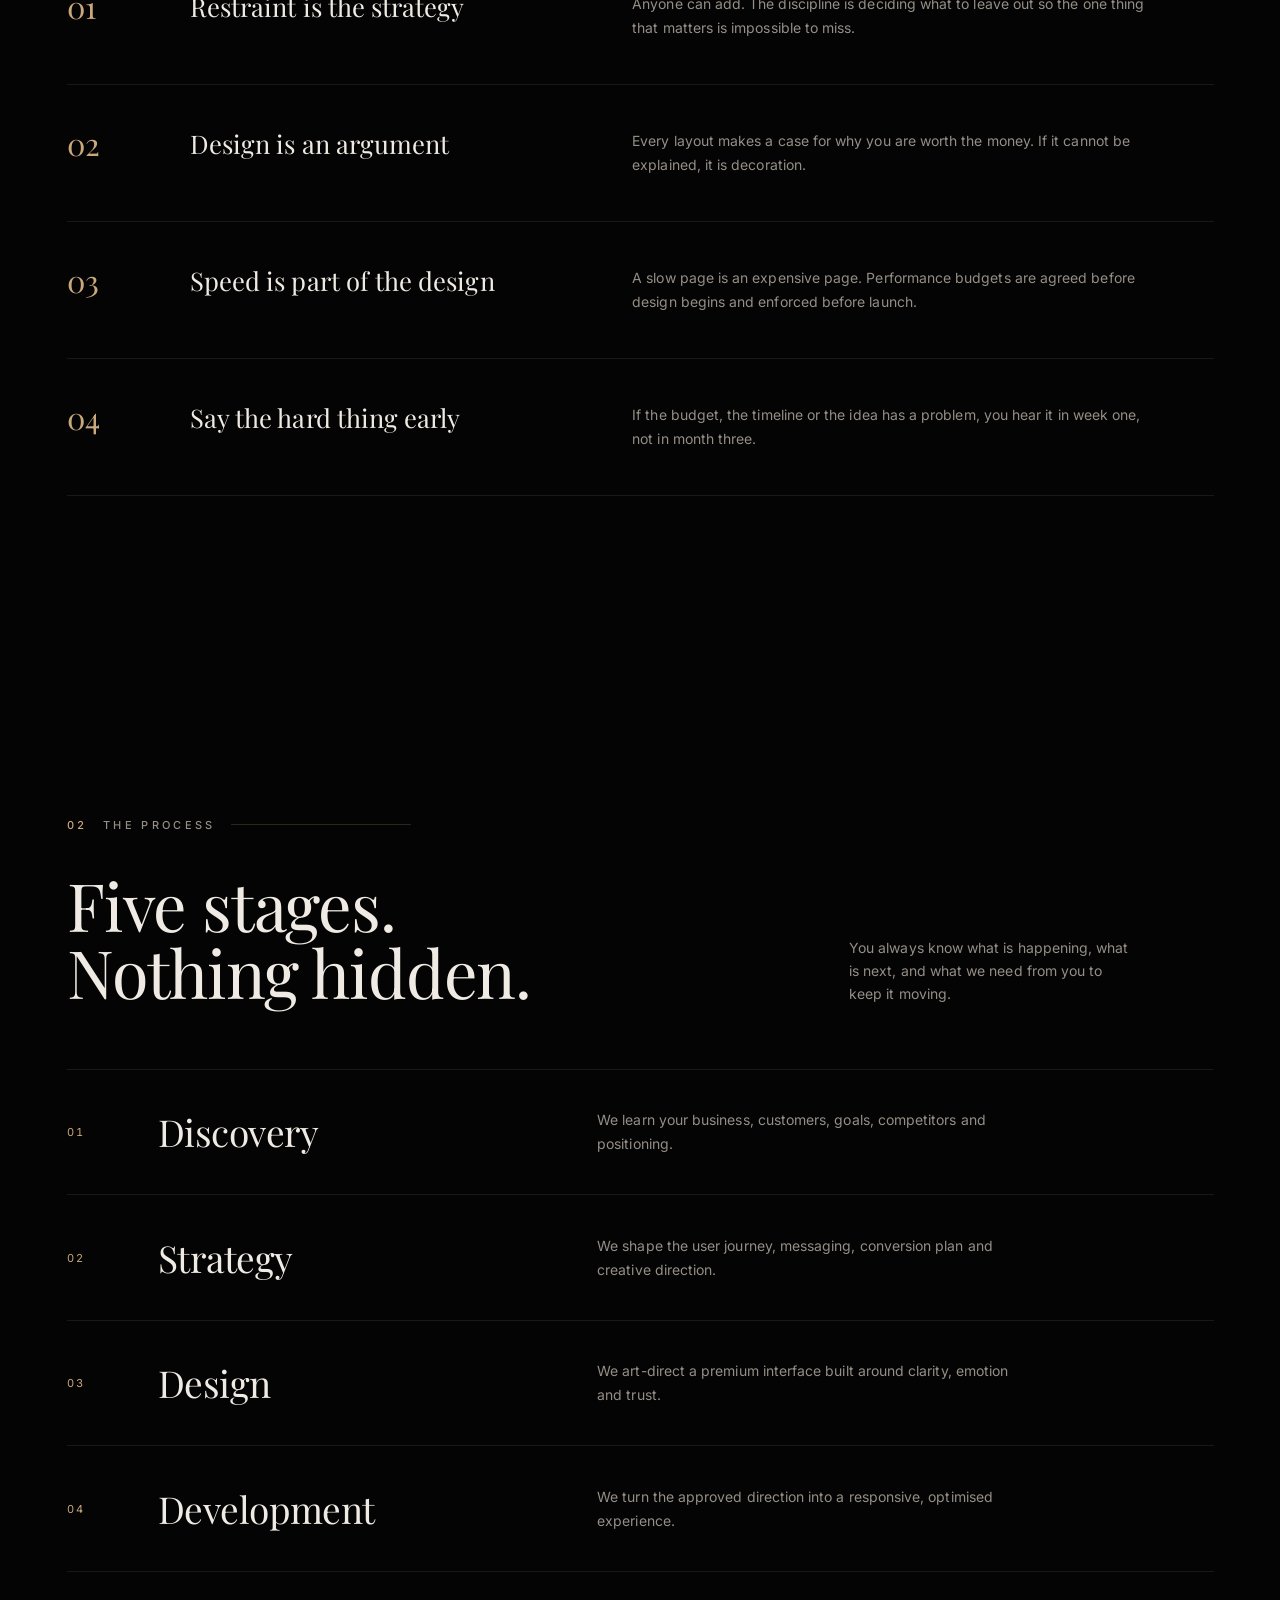
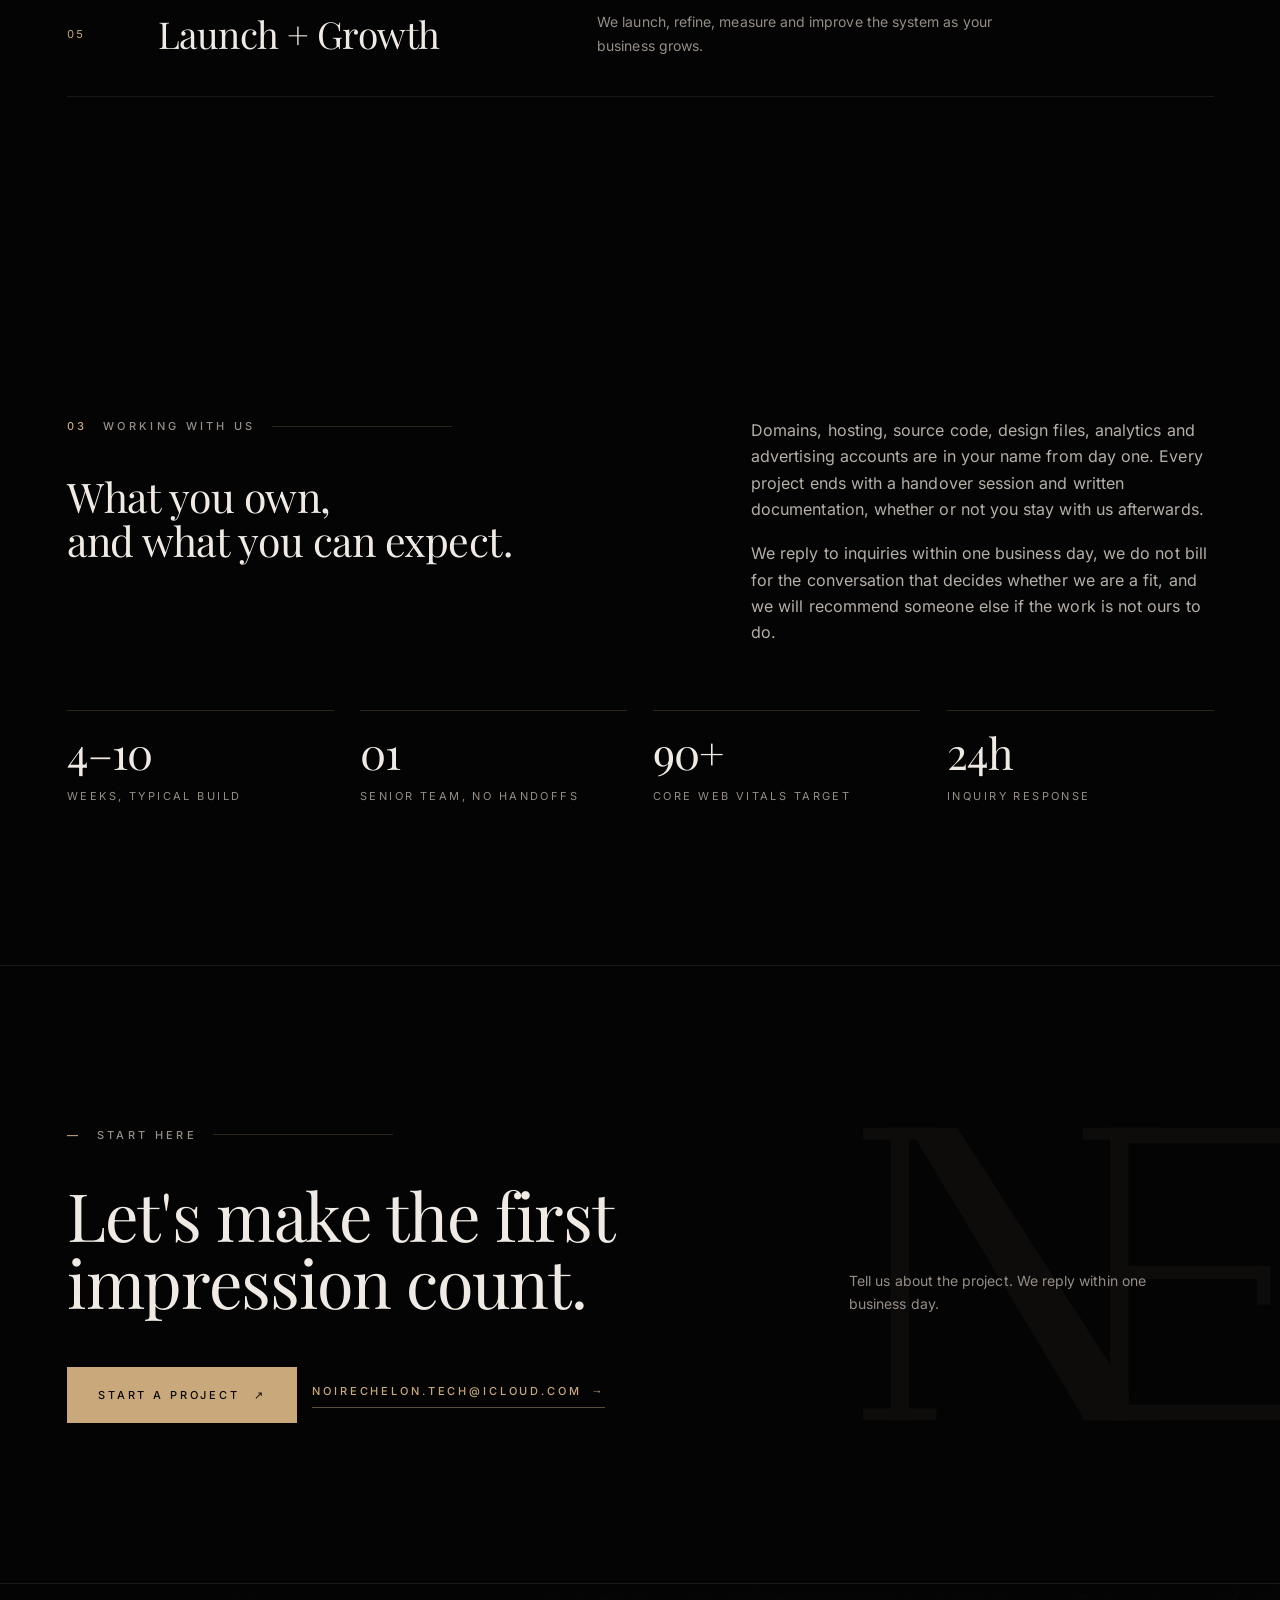
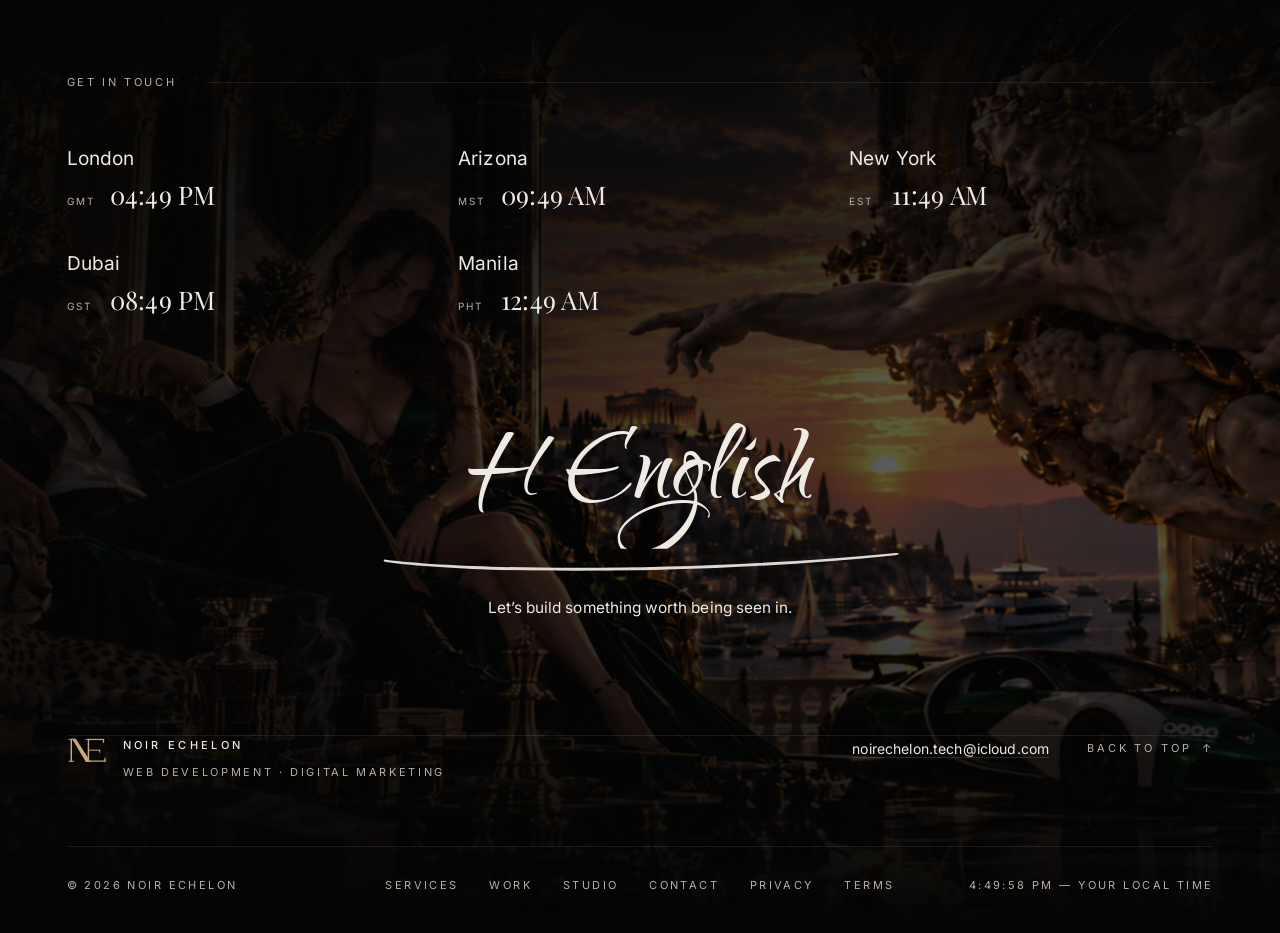
<file: studio.html>
<!doctype html>
<html lang="en" class="">
<head>
<meta charset="utf-8">
<meta name="viewport" content="width=device-width, initial-scale=1, viewport-fit=cover">
<title>The Studio — Noir Echelon</title>
<meta name="description" content="How Noir Echelon works: a small senior team, a visible process, and a standard of digital presentation built for businesses that compete on quality.">
<link rel="canonical" href="https://noirechelon.tech/studio.html">
<meta name="theme-color" content="#040404">
<meta name="robots" content="index, follow, max-image-preview:large">

<meta property="og:type" content="website">
<meta property="og:site_name" content="Noir Echelon">
<meta property="og:title" content="The Studio — Noir Echelon">
<meta property="og:description" content="How Noir Echelon works: a small senior team, a visible process, and a standard of digital presentation built for businesses that compete on quality.">
<meta property="og:url" content="https://noirechelon.tech/studio.html">
<meta property="og:image" content="https://noirechelon.tech/assets/img/og-cover.png">
<meta property="og:image:width" content="1200">
<meta property="og:image:height" content="630">
<meta property="og:image:alt" content="Noir Echelon — web development and digital marketing">
<meta name="twitter:card" content="summary_large_image">
<meta name="twitter:title" content="The Studio — Noir Echelon">
<meta name="twitter:description" content="How Noir Echelon works: a small senior team, a visible process, and a standard of digital presentation built for businesses that compete on quality.">
<meta name="twitter:image" content="https://noirechelon.tech/assets/img/og-cover.png">

<link rel="icon" href="assets/img/favicon.svg" type="image/svg+xml">
<link rel="apple-touch-icon" href="assets/img/apple-touch-icon.png">
<link rel="manifest" href="site.webmanifest">

<link rel="preload" href="assets/fonts/playfair-display.woff2" as="font" type="font/woff2" crossorigin>
<link rel="preload" href="assets/fonts/inter.woff2" as="font" type="font/woff2" crossorigin>
<link rel="stylesheet" href="assets/css/noir.css">
<script src="assets/js/noir.js" defer></script>

</head>
<body class="">
<a class="skip-link" href="#main">Skip to content</a>
<span id="top"></span>
<div class="grain" aria-hidden="true"></div>
<div class="loader" role="presentation">
  <div class="loader__glow" aria-hidden="true"></div>
  <div class="loader__inner">
    <div class="loader__mark"><svg class="ne-mark" viewBox="0 0 112 80" fill="currentColor" aria-hidden="true" focusable="false"><g><rect x="10" y="8" width="4" height="64"/><rect x="4" y="8" width="16" height="2.6"/><rect x="4" y="69.4" width="16" height="2.6"/><polygon points="14,8 24.5,8 62,66 62,72 52.5,72"/><rect x="58" y="8" width="4" height="64"/><rect x="52" y="8" width="16" height="2.6"/><rect x="52" y="69.4" width="16" height="2.6"/><rect x="62" y="8" width="42" height="3.4"/><rect x="100.6" y="8" width="3.4" height="11"/><rect x="62" y="38.3" width="31" height="2.8"/><rect x="90.2" y="38.3" width="2.8" height="8.4"/><rect x="62" y="68.6" width="46" height="3.4"/><rect x="104.6" y="61" width="3.4" height="11"/></g></svg></div>
    <p class="loader__word">Noir Echelon</p>
    <div class="loader__bar" aria-hidden="true"><i></i></div>
  </div>
</div>
<header class="site-head">
  <div class="shell site-head__inner">
    <a class="brand" href="index.html" aria-label="Noir Echelon — home">
      <span class="brand__mark"><svg class="ne-mark" viewBox="0 0 112 80" fill="currentColor" aria-hidden="true" focusable="false"><g><rect x="10" y="8" width="4" height="64"/><rect x="4" y="8" width="16" height="2.6"/><rect x="4" y="69.4" width="16" height="2.6"/><polygon points="14,8 24.5,8 62,66 62,72 52.5,72"/><rect x="58" y="8" width="4" height="64"/><rect x="52" y="8" width="16" height="2.6"/><rect x="52" y="69.4" width="16" height="2.6"/><rect x="62" y="8" width="42" height="3.4"/><rect x="100.6" y="8" width="3.4" height="11"/><rect x="62" y="38.3" width="31" height="2.8"/><rect x="90.2" y="38.3" width="2.8" height="8.4"/><rect x="62" y="68.6" width="46" height="3.4"/><rect x="104.6" y="61" width="3.4" height="11"/></g></svg></span>
      <span class="brand__type">Noir Echelon</span>
    </a>

    <nav class="nav nav--desk" aria-label="Primary">
        <a class="nav-link" href="work.html">Work</a>
        <a class="nav-link" href="services.html">Services</a>
        <a class="nav-link" href="studio.html" aria-current="page">Studio</a>
        <a class="nav-link" href="contact.html">Contact</a>
    </nav>

    <a class="btn btn--sm nav__cta" href="contact.html" data-magnetic="0.18">
      <span>Start a project</span><span class="arrow" aria-hidden="true">&#8599;</span>
    </a>

    <button class="menu-btn" type="button" aria-expanded="false" aria-controls="site-menu">
      <span class="menu-btn__label">Menu</span>
      <span class="menu-btn__bars" aria-hidden="true"><i></i><i></i></span>
    </button>
  </div>
</header>

<div class="menu" id="site-menu" aria-hidden="true">
  <nav aria-label="Menu">
    <ul class="menu__list">
        <li class="menu__item"><a class="menu__link" href="work.html"><i>01</i>Work</a></li>
        <li class="menu__item"><a class="menu__link" href="services.html"><i>02</i>Services</a></li>
        <li class="menu__item"><a class="menu__link" href="studio.html"><i>03</i>Studio</a></li>
        <li class="menu__item"><a class="menu__link" href="contact.html"><i>04</i>Contact</a></li>
    </ul>
  </nav>
  <div class="menu__cta">
    <a class="btn btn--solid" href="contact.html"><span>Start a project</span><span class="arrow" aria-hidden="true">&#8599;</span></a>
  </div>
  <div class="menu__foot">
    <a class="micro dim" href="mailto:noirechelon.tech@icloud.com">noirechelon.tech@icloud.com</a>
    <span class="micro dim">Web Development &amp; Digital Marketing</span>
  </div>
</div>
<main id="main">
<section class="page-hero">
  <div class="ambient" aria-hidden="true"></div>
  <div class="hero__watermark" data-depth="0.04" data-depth-center="true" aria-hidden="true"><svg class="ne-mark" viewBox="0 0 112 80" fill="currentColor" aria-hidden="true" focusable="false"><g><rect x="10" y="8" width="4" height="64"/><rect x="4" y="8" width="16" height="2.6"/><rect x="4" y="69.4" width="16" height="2.6"/><polygon points="14,8 24.5,8 62,66 62,72 52.5,72"/><rect x="58" y="8" width="4" height="64"/><rect x="52" y="8" width="16" height="2.6"/><rect x="52" y="69.4" width="16" height="2.6"/><rect x="62" y="8" width="42" height="3.4"/><rect x="100.6" y="8" width="3.4" height="11"/><rect x="62" y="38.3" width="31" height="2.8"/><rect x="90.2" y="38.3" width="2.8" height="8.4"/><rect x="62" y="68.6" width="46" height="3.4"/><rect x="104.6" y="61" width="3.4" height="11"/></g></svg></div>
  <div class="shell" style="position:relative;z-index:2">
    <p class="eyebrow is-in"><span class="idx">&mdash;</span> The studio</p>
    <div class="grid page-hero__title">
      <div class="col-10">
        <h1 class="h1 is-in"><span class="reveal-line" style="--d:0ms"><span>A small studio</span></span><span class="reveal-line" style="--d:110ms"><span>with a long memory</span></span><span class="reveal-line" style="--d:220ms"><span>for detail.</span></span></h1>
      </div>
    </div>
  </div>
</section>

<section class="section section--tight">
  <div class="shell">
    <div class="rule"></div>
    <div class="grid mt-xl">
      <div class="col-5">
        <p class="statement__text" data-reveal style="font-size:clamp(1.6rem,3vw,2.6rem)">
          Noir Echelon exists for one reason: <em>perception</em> decides who gets
          considered.
        </p>
      </div>
      <div class="col-6 start-7" data-reveal style="--d:120ms">
        <p class="body-copy">
          Two businesses can offer the same service at the same price and be judged
          completely differently, and the difference is almost never the product. It
          is the impression &mdash; the typography, the speed, the photography, the
          confidence of the words, the sense that someone cared.
        </p>
        <p class="body-copy">
          That impression is buildable. It is the whole of what we do: design that
          signals quality, engineering that makes it instant, and marketing that puts
          it in front of people who can afford it.
        </p>
        <p class="body-copy">
          We keep the studio deliberately small. Fewer clients, more attention, and
          the same senior people from the first conversation to the work after launch.
        </p>
      </div>
    </div>
  </div>
</section>

<section class="section">
  <div class="shell">
    <p class="eyebrow"><span class="idx">01</span> Principles</p>
    <div class="grid mt-m">
      <div class="col-7"><h2 class="h2" data-reveal>What we hold to.</h2></div>
    </div>
    <div class="process" data-stagger="90">
      <div class="step" data-reveal>
        <p class="step__num">01</p>
        <h3 class="step__name">Restraint is the strategy</h3>
        <p class="step__body">Anyone can add. The discipline is deciding what to leave out so the one thing that matters is impossible to miss.</p>
      </div>
      <div class="step" data-reveal>
        <p class="step__num">02</p>
        <h3 class="step__name">Design is an argument</h3>
        <p class="step__body">Every layout makes a case for why you are worth the money. If it cannot be explained, it is decoration.</p>
      </div>
      <div class="step" data-reveal>
        <p class="step__num">03</p>
        <h3 class="step__name">Speed is part of the design</h3>
        <p class="step__body">A slow page is an expensive page. Performance budgets are agreed before design begins and enforced before launch.</p>
      </div>
      <div class="step" data-reveal>
        <p class="step__num">04</p>
        <h3 class="step__name">Say the hard thing early</h3>
        <p class="step__body">If the budget, the timeline or the idea has a problem, you hear it in week one, not in month three.</p>
      </div>
    </div>
  </div>
</section>

<section class="section">
  <div class="shell">
    <p class="eyebrow"><span class="idx">02</span> The process</p>
    <div class="grid mt-m">
      <div class="col-7">
        <h2 class="h2" data-reveal>Five stages.<br>Nothing hidden.</h2>
      </div>
      <div class="col-4 start-9 flex items-end" data-reveal style="--d:120ms">
        <p class="dim" style="font-size:var(--fs-small);max-width:32ch">
          You always know what is happening, what is next, and what we need from you
          to keep it moving.
        </p>
      </div>
    </div>
    <div class="rows" data-stagger="80">
    <div class="row-link" data-reveal style="cursor:default">
      <span class="row-link__idx">01</span>
      <span class="row-link__name">Discovery</span>
      <span class="row-link__desc">We learn your business, customers, goals, competitors and positioning.</span>
      <span class="row-link__arrow"></span>
    </div>
    <div class="row-link" data-reveal style="cursor:default">
      <span class="row-link__idx">02</span>
      <span class="row-link__name">Strategy</span>
      <span class="row-link__desc">We shape the user journey, messaging, conversion plan and creative direction.</span>
      <span class="row-link__arrow"></span>
    </div>
    <div class="row-link" data-reveal style="cursor:default">
      <span class="row-link__idx">03</span>
      <span class="row-link__name">Design</span>
      <span class="row-link__desc">We art-direct a premium interface built around clarity, emotion and trust.</span>
      <span class="row-link__arrow"></span>
    </div>
    <div class="row-link" data-reveal style="cursor:default">
      <span class="row-link__idx">04</span>
      <span class="row-link__name">Development</span>
      <span class="row-link__desc">We turn the approved direction into a responsive, optimised experience.</span>
      <span class="row-link__arrow"></span>
    </div>
    <div class="row-link" data-reveal style="cursor:default">
      <span class="row-link__idx">05</span>
      <span class="row-link__name">Launch + Growth</span>
      <span class="row-link__desc">We launch, refine, measure and improve the system as your business grows.</span>
      <span class="row-link__arrow"></span>
    </div>
  </div>
  </div>
</section>

<section class="section">
  <div class="shell">
    <div class="grid">
      <div class="col-6">
        <p class="eyebrow"><span class="idx">03</span> Working with us</p>
        <h2 class="h3 mt-m" data-reveal>What you own,<br>and what you can expect.</h2>
      </div>
      <div class="col-5 start-8" data-reveal style="--d:120ms">
        <p class="body-copy">
          Domains, hosting, source code, design files, analytics and advertising
          accounts are in your name from day one. Every project ends with a handover
          session and written documentation, whether or not you stay with us
          afterwards.
        </p>
        <p class="body-copy">
          We reply to inquiries within one business day, we do not bill for the
          conversation that decides whether we are a fit, and we will recommend
          someone else if the work is not ours to do.
        </p>
      </div>
    </div>
    <div class="facts mt-l" data-stagger="110"><div class="fact" data-reveal><p class="fact__val">4&ndash;10</p><p class="fact__lbl">Weeks, typical build</p></div><div class="fact" data-reveal><p class="fact__val">01</p><p class="fact__lbl">Senior team, no handoffs</p></div><div class="fact" data-reveal><p class="fact__val">90+</p><p class="fact__lbl">Core Web Vitals target</p></div><div class="fact" data-reveal><p class="fact__val">24h</p><p class="fact__lbl">Inquiry response</p></div></div>
  </div>
</section>
</main>
<section class="section cta-band">
  <div class="cta-band__mark" aria-hidden="true"><svg class="ne-mark" viewBox="0 0 112 80" fill="currentColor" aria-hidden="true" focusable="false"><g><rect x="10" y="8" width="4" height="64"/><rect x="4" y="8" width="16" height="2.6"/><rect x="4" y="69.4" width="16" height="2.6"/><polygon points="14,8 24.5,8 62,66 62,72 52.5,72"/><rect x="58" y="8" width="4" height="64"/><rect x="52" y="8" width="16" height="2.6"/><rect x="52" y="69.4" width="16" height="2.6"/><rect x="62" y="8" width="42" height="3.4"/><rect x="100.6" y="8" width="3.4" height="11"/><rect x="62" y="38.3" width="31" height="2.8"/><rect x="90.2" y="38.3" width="2.8" height="8.4"/><rect x="62" y="68.6" width="46" height="3.4"/><rect x="104.6" y="61" width="3.4" height="11"/></g></svg></div>
  <div class="shell cta-band__inner">
    <div class="grid">
      <div class="col-7">
        <p class="eyebrow"><span class="idx">—</span> Start here</p>
        <h2 class="cta-band__title mt-m" data-reveal>Let's make the first<br>impression count.</h2>
      </div>
      <div class="col-4 start-9 flex items-end">
        <p class="dim" style="font-size:var(--fs-small);max-width:34ch" data-reveal>Tell us about the project. We reply within one business day.</p>
      </div>
    </div>
    <div class="cta-band__actions">
      <a class="btn btn--solid" href="contact.html" data-magnetic="0.2"><span>Start a project</span><span class="arrow" aria-hidden="true">&#8599;</span></a>
      <a class="link" href="mailto:noirechelon.tech@icloud.com">noirechelon.tech@icloud.com <span class="arrow" aria-hidden="true">&#8594;</span></a>
    </div>
  </div>
</section>
<footer class="site-foot">
  <div class="site-foot__scene" aria-hidden="true">
    <img src="assets/img/foot-scene.jpg"
         srcset="assets/img/foot-scene-900.jpg 900w, assets/img/foot-scene.jpg 1600w"
         sizes="100vw" alt="" width="1600" height="900" loading="lazy" decoding="async">
  </div>
  <div class="shell">
    <div class="foot-eyebrow">
      <p class="foot-eyebrow__label">Get in touch</p>
      <span class="foot-eyebrow__rule" aria-hidden="true"></span>
    </div>

    <div class="clocks">
        <div class="clock">
          <p class="clock__city">London</p>
          <p class="clock__read">
            <span class="clock__zone" data-zone></span>
            <span class="clock__time" data-tz="Europe/London"><span class="sr-only">Local time in London</span>--:-- --</span>
          </p>
        </div>
        <div class="clock">
          <p class="clock__city">Arizona</p>
          <p class="clock__read">
            <span class="clock__zone" data-zone></span>
            <span class="clock__time" data-tz="America/Phoenix"><span class="sr-only">Local time in Arizona</span>--:-- --</span>
          </p>
        </div>
        <div class="clock">
          <p class="clock__city">New York</p>
          <p class="clock__read">
            <span class="clock__zone" data-zone></span>
            <span class="clock__time" data-tz="America/New_York"><span class="sr-only">Local time in New York</span>--:-- --</span>
          </p>
        </div>
        <div class="clock">
          <p class="clock__city">Dubai</p>
          <p class="clock__read">
            <span class="clock__zone" data-zone></span>
            <span class="clock__time" data-tz="Asia/Dubai"><span class="sr-only">Local time in Dubai</span>--:-- --</span>
          </p>
        </div>
        <div class="clock">
          <p class="clock__city">Manila</p>
          <p class="clock__read">
            <span class="clock__zone" data-zone></span>
            <span class="clock__time" data-tz="Asia/Manila"><span class="sr-only">Local time in Manila</span>--:-- --</span>
          </p>
        </div>
      </div>

    <div class="foot-sign" data-sign>
      <p class="foot-sign__name">H English</p>
      <span class="foot-sign__swash" aria-hidden="true">
        <svg viewBox="0 0 700 46" preserveAspectRatio="none" focusable="false">
          <path d="M8,26 C130,46 430,48 694,14 C700,14 700,17 694,18 C430,54 128,52 8,30 C4,29 4,25 8,26 Z"/>
        </svg>
      </span>
      <p class="foot-sign__line">Let&rsquo;s build something worth being seen in.</p>
    </div>

    <div class="foot-rule" aria-hidden="true"></div>

    <div class="foot-head">
      <div class="foot-id">
        <span class="foot-id__mark"><svg class="ne-mark" viewBox="0 0 112 80" fill="currentColor" aria-hidden="true" focusable="false"><g><rect x="10" y="8" width="4" height="64"/><rect x="4" y="8" width="16" height="2.6"/><rect x="4" y="69.4" width="16" height="2.6"/><polygon points="14,8 24.5,8 62,66 62,72 52.5,72"/><rect x="58" y="8" width="4" height="64"/><rect x="52" y="8" width="16" height="2.6"/><rect x="52" y="69.4" width="16" height="2.6"/><rect x="62" y="8" width="42" height="3.4"/><rect x="100.6" y="8" width="3.4" height="11"/><rect x="62" y="38.3" width="31" height="2.8"/><rect x="90.2" y="38.3" width="2.8" height="8.4"/><rect x="62" y="68.6" width="46" height="3.4"/><rect x="104.6" y="61" width="3.4" height="11"/></g></svg></span>
        <div>
          <p class="foot-id__name">Noir Echelon</p>
          <p class="foot-id__tag">Web development &middot; Digital marketing</p>
        </div>
      </div>
      <div class="foot-reach">
        <a class="foot-mail" href="mailto:noirechelon.tech@icloud.com">noirechelon.tech@icloud.com</a>
        <a class="to-top" href="#top">Back to top <span class="arrow" aria-hidden="true">&#8593;</span></a>
      </div>
    </div>

    <div class="foot-rule" aria-hidden="true"></div>

    <div class="foot-base">
      <span>&copy; <span data-year>2026</span> Noir Echelon</span>
      <nav aria-label="Footer">
        <a href="services.html">Services</a>
        <a href="work.html">Work</a>
        <a href="studio.html">Studio</a>
        <a href="contact.html">Contact</a>
        <a href="privacy.html">Privacy</a>
        <a href="terms.html">Terms</a>
      </nav>
      <span class="foot-base__end" data-localtime></span>
    </div>
  </div>
</footer>
</body>
</html>
</file>
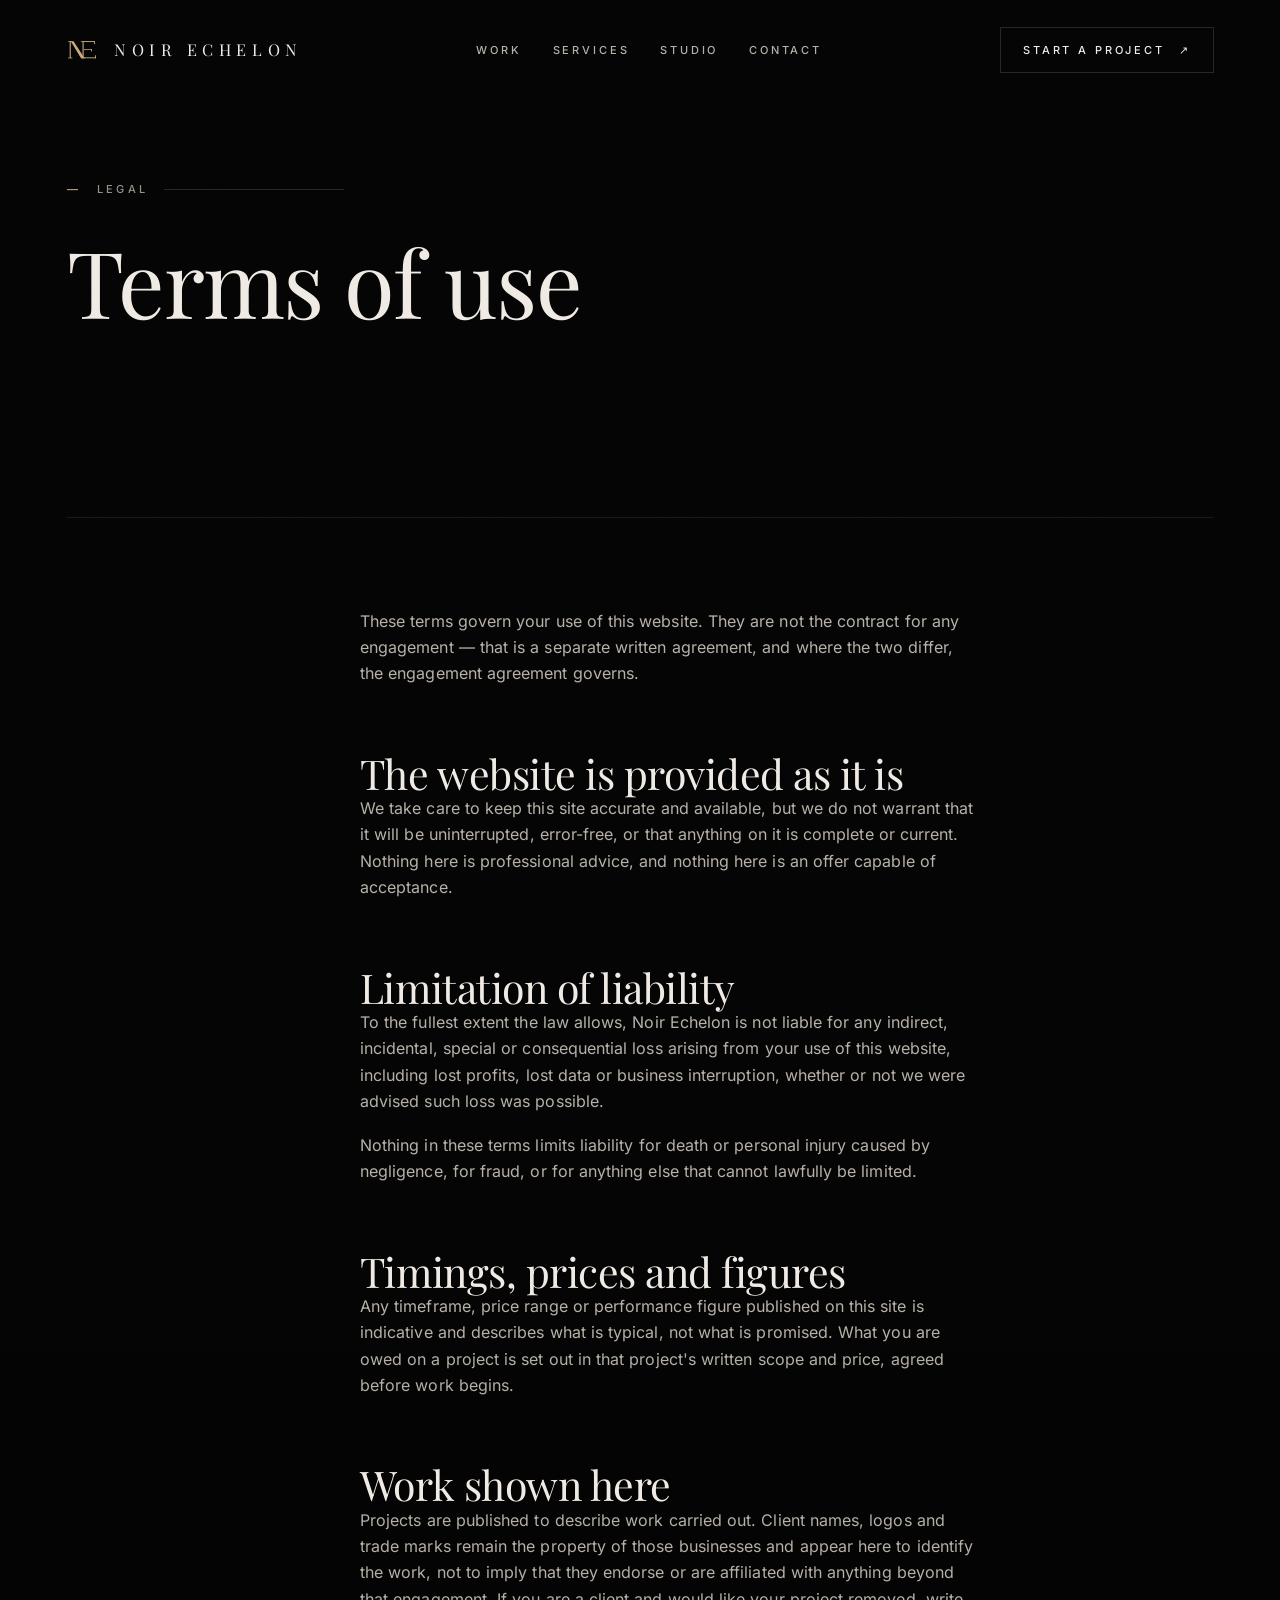
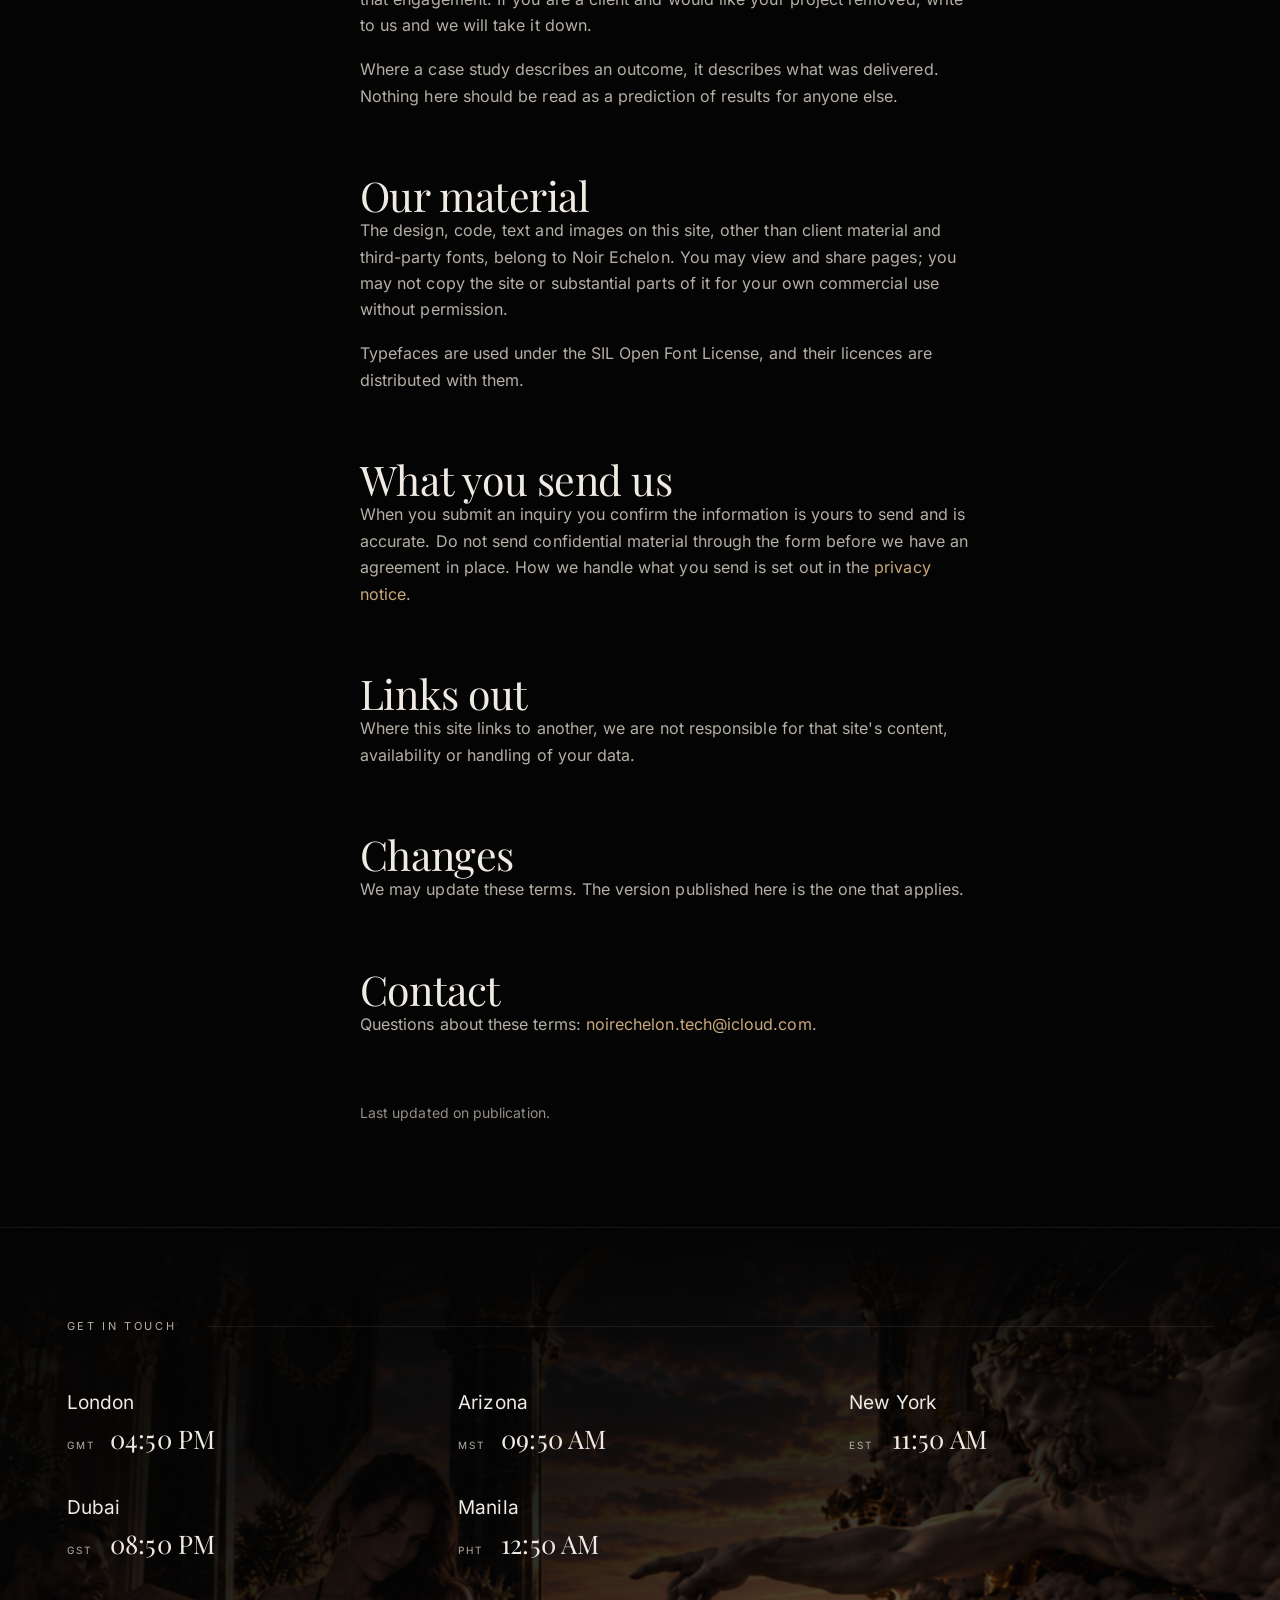
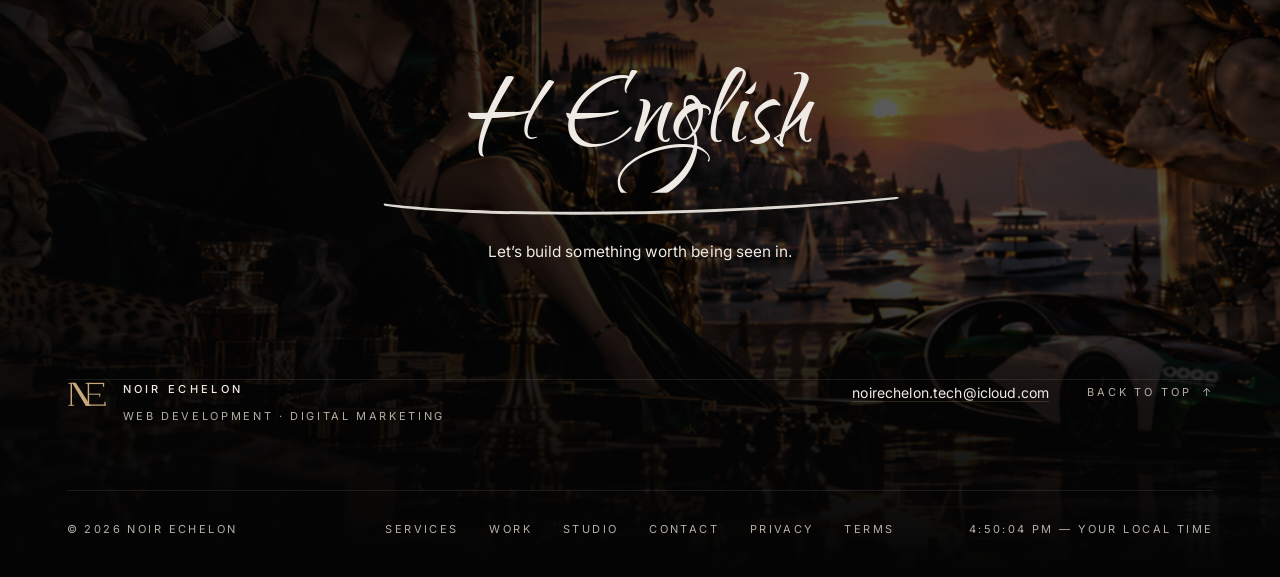
<file: terms.html>
<!doctype html>
<html lang="en" class="">
<head>
<meta charset="utf-8">
<meta name="viewport" content="width=device-width, initial-scale=1, viewport-fit=cover">
<title>Terms of Use — Noir Echelon</title>
<meta name="description" content="The terms on which this website is provided, including limitation of liability, intellectual property and the status of anything published here.">
<link rel="canonical" href="https://noirechelon.tech/terms.html">
<meta name="theme-color" content="#040404">
<meta name="robots" content="noindex, follow">

<meta property="og:type" content="website">
<meta property="og:site_name" content="Noir Echelon">
<meta property="og:title" content="Terms of Use — Noir Echelon">
<meta property="og:description" content="The terms on which this website is provided, including limitation of liability, intellectual property and the status of anything published here.">
<meta property="og:url" content="https://noirechelon.tech/terms.html">
<meta property="og:image" content="https://noirechelon.tech/assets/img/og-cover.png">
<meta property="og:image:width" content="1200">
<meta property="og:image:height" content="630">
<meta property="og:image:alt" content="Noir Echelon — web development and digital marketing">
<meta name="twitter:card" content="summary_large_image">
<meta name="twitter:title" content="Terms of Use — Noir Echelon">
<meta name="twitter:description" content="The terms on which this website is provided, including limitation of liability, intellectual property and the status of anything published here.">
<meta name="twitter:image" content="https://noirechelon.tech/assets/img/og-cover.png">

<link rel="icon" href="assets/img/favicon.svg" type="image/svg+xml">
<link rel="apple-touch-icon" href="assets/img/apple-touch-icon.png">
<link rel="manifest" href="site.webmanifest">

<link rel="preload" href="assets/fonts/playfair-display.woff2" as="font" type="font/woff2" crossorigin>
<link rel="preload" href="assets/fonts/inter.woff2" as="font" type="font/woff2" crossorigin>
<link rel="stylesheet" href="assets/css/noir.css">
<script src="assets/js/noir.js" defer></script>

</head>
<body class="">
<a class="skip-link" href="#main">Skip to content</a>
<span id="top"></span>
<div class="grain" aria-hidden="true"></div>
<div class="loader" role="presentation">
  <div class="loader__glow" aria-hidden="true"></div>
  <div class="loader__inner">
    <div class="loader__mark"><svg class="ne-mark" viewBox="0 0 112 80" fill="currentColor" aria-hidden="true" focusable="false"><g><rect x="10" y="8" width="4" height="64"/><rect x="4" y="8" width="16" height="2.6"/><rect x="4" y="69.4" width="16" height="2.6"/><polygon points="14,8 24.5,8 62,66 62,72 52.5,72"/><rect x="58" y="8" width="4" height="64"/><rect x="52" y="8" width="16" height="2.6"/><rect x="52" y="69.4" width="16" height="2.6"/><rect x="62" y="8" width="42" height="3.4"/><rect x="100.6" y="8" width="3.4" height="11"/><rect x="62" y="38.3" width="31" height="2.8"/><rect x="90.2" y="38.3" width="2.8" height="8.4"/><rect x="62" y="68.6" width="46" height="3.4"/><rect x="104.6" y="61" width="3.4" height="11"/></g></svg></div>
    <p class="loader__word">Noir Echelon</p>
    <div class="loader__bar" aria-hidden="true"><i></i></div>
  </div>
</div>
<header class="site-head">
  <div class="shell site-head__inner">
    <a class="brand" href="index.html" aria-label="Noir Echelon — home">
      <span class="brand__mark"><svg class="ne-mark" viewBox="0 0 112 80" fill="currentColor" aria-hidden="true" focusable="false"><g><rect x="10" y="8" width="4" height="64"/><rect x="4" y="8" width="16" height="2.6"/><rect x="4" y="69.4" width="16" height="2.6"/><polygon points="14,8 24.5,8 62,66 62,72 52.5,72"/><rect x="58" y="8" width="4" height="64"/><rect x="52" y="8" width="16" height="2.6"/><rect x="52" y="69.4" width="16" height="2.6"/><rect x="62" y="8" width="42" height="3.4"/><rect x="100.6" y="8" width="3.4" height="11"/><rect x="62" y="38.3" width="31" height="2.8"/><rect x="90.2" y="38.3" width="2.8" height="8.4"/><rect x="62" y="68.6" width="46" height="3.4"/><rect x="104.6" y="61" width="3.4" height="11"/></g></svg></span>
      <span class="brand__type">Noir Echelon</span>
    </a>

    <nav class="nav nav--desk" aria-label="Primary">
        <a class="nav-link" href="work.html">Work</a>
        <a class="nav-link" href="services.html">Services</a>
        <a class="nav-link" href="studio.html">Studio</a>
        <a class="nav-link" href="contact.html">Contact</a>
    </nav>

    <a class="btn btn--sm nav__cta" href="contact.html" data-magnetic="0.18">
      <span>Start a project</span><span class="arrow" aria-hidden="true">&#8599;</span>
    </a>

    <button class="menu-btn" type="button" aria-expanded="false" aria-controls="site-menu">
      <span class="menu-btn__label">Menu</span>
      <span class="menu-btn__bars" aria-hidden="true"><i></i><i></i></span>
    </button>
  </div>
</header>

<div class="menu" id="site-menu" aria-hidden="true">
  <nav aria-label="Menu">
    <ul class="menu__list">
        <li class="menu__item"><a class="menu__link" href="work.html"><i>01</i>Work</a></li>
        <li class="menu__item"><a class="menu__link" href="services.html"><i>02</i>Services</a></li>
        <li class="menu__item"><a class="menu__link" href="studio.html"><i>03</i>Studio</a></li>
        <li class="menu__item"><a class="menu__link" href="contact.html"><i>04</i>Contact</a></li>
    </ul>
  </nav>
  <div class="menu__cta">
    <a class="btn btn--solid" href="contact.html"><span>Start a project</span><span class="arrow" aria-hidden="true">&#8599;</span></a>
  </div>
  <div class="menu__foot">
    <a class="micro dim" href="mailto:noirechelon.tech@icloud.com">noirechelon.tech@icloud.com</a>
    <span class="micro dim">Web Development &amp; Digital Marketing</span>
  </div>
</div>
<main id="main">
<section class="page-hero">
  <div class="shell">
    <p class="eyebrow is-in"><span class="idx">&mdash;</span> Legal</p>
    <div class="grid page-hero__title">
      <div class="col-8"><h1 class="h1 is-in"><span class="reveal-line" style="--d:0ms"><span>Terms of use</span></span></h1></div>
    </div>
  </div>
</section>

<section class="section section--tight">
  <div class="shell">
    <div class="rule"></div>
    <div class="grid mt-xl">
      <div class="col-7 start-4">
        <!-- DRAFT. Written to be readable, not reviewed by a lawyer. Have this
             checked against the law where you and your clients operate before
             the site goes live. See NOTICE.md. -->
        <p class="body-copy">
          These terms govern your use of this website. They are not the contract
          for any engagement &mdash; that is a separate written agreement, and where
          the two differ, the engagement agreement governs.
        </p>

        <h2 class="h3 mt-l">The website is provided as it is</h2>
        <p class="body-copy">
          We take care to keep this site accurate and available, but we do not
          warrant that it will be uninterrupted, error-free, or that anything on it
          is complete or current. Nothing here is professional advice, and nothing
          here is an offer capable of acceptance.
        </p>

        <h2 class="h3 mt-l">Limitation of liability</h2>
        <p class="body-copy">
          To the fullest extent the law allows, Noir Echelon is not liable for any
          indirect, incidental, special or consequential loss arising from your use
          of this website, including lost profits, lost data or business
          interruption, whether or not we were advised such loss was possible.
        </p>
        <p class="body-copy">
          Nothing in these terms limits liability for death or personal injury
          caused by negligence, for fraud, or for anything else that cannot lawfully
          be limited.
        </p>

        <h2 class="h3 mt-l">Timings, prices and figures</h2>
        <p class="body-copy">
          Any timeframe, price range or performance figure published on this site is
          indicative and describes what is typical, not what is promised. What you
          are owed on a project is set out in that project's written scope and
          price, agreed before work begins.
        </p>

        <h2 class="h3 mt-l">Work shown here</h2>
        <p class="body-copy">
          Projects are published to describe work carried out. Client names, logos
          and trade marks remain the property of those businesses and appear here to
          identify the work, not to imply that they endorse or are affiliated with
          anything beyond that engagement. If you are a client and would like your
          project removed, write to us and we will take it down.
        </p>
        <p class="body-copy">
          Where a case study describes an outcome, it describes what was delivered.
          Nothing here should be read as a prediction of results for anyone else.
        </p>

        <h2 class="h3 mt-l">Our material</h2>
        <p class="body-copy">
          The design, code, text and images on this site, other than client material
          and third-party fonts, belong to Noir Echelon. You may view and share
          pages; you may not copy the site or substantial parts of it for your own
          commercial use without permission.
        </p>
        <p class="body-copy">
          Typefaces are used under the SIL Open Font License, and their licences are
          distributed with them.
        </p>

        <h2 class="h3 mt-l">What you send us</h2>
        <p class="body-copy">
          When you submit an inquiry you confirm the information is yours to send
          and is accurate. Do not send confidential material through the form before
          we have an agreement in place. How we handle what you send is set out in
          the <a class="gold" href="privacy.html">privacy notice</a>.
        </p>

        <h2 class="h3 mt-l">Links out</h2>
        <p class="body-copy">
          Where this site links to another, we are not responsible for that site's
          content, availability or handling of your data.
        </p>

        <h2 class="h3 mt-l">Changes</h2>
        <p class="body-copy">
          We may update these terms. The version published here is the one that
          applies.
        </p>

        <h2 class="h3 mt-l">Contact</h2>
        <p class="body-copy">
          Questions about these terms: <a class="gold" href="mailto:noirechelon.tech@icloud.com">noirechelon.tech@icloud.com</a>.
        </p>

        <p class="dim mt-l" style="font-size:var(--fs-small)">
          Last updated on publication.
        </p>
      </div>
    </div>
  </div>
</section>
</main>
<footer class="site-foot">
  <div class="site-foot__scene" aria-hidden="true">
    <img src="assets/img/foot-scene.jpg"
         srcset="assets/img/foot-scene-900.jpg 900w, assets/img/foot-scene.jpg 1600w"
         sizes="100vw" alt="" width="1600" height="900" loading="lazy" decoding="async">
  </div>
  <div class="shell">
    <div class="foot-eyebrow">
      <p class="foot-eyebrow__label">Get in touch</p>
      <span class="foot-eyebrow__rule" aria-hidden="true"></span>
    </div>

    <div class="clocks">
        <div class="clock">
          <p class="clock__city">London</p>
          <p class="clock__read">
            <span class="clock__zone" data-zone></span>
            <span class="clock__time" data-tz="Europe/London"><span class="sr-only">Local time in London</span>--:-- --</span>
          </p>
        </div>
        <div class="clock">
          <p class="clock__city">Arizona</p>
          <p class="clock__read">
            <span class="clock__zone" data-zone></span>
            <span class="clock__time" data-tz="America/Phoenix"><span class="sr-only">Local time in Arizona</span>--:-- --</span>
          </p>
        </div>
        <div class="clock">
          <p class="clock__city">New York</p>
          <p class="clock__read">
            <span class="clock__zone" data-zone></span>
            <span class="clock__time" data-tz="America/New_York"><span class="sr-only">Local time in New York</span>--:-- --</span>
          </p>
        </div>
        <div class="clock">
          <p class="clock__city">Dubai</p>
          <p class="clock__read">
            <span class="clock__zone" data-zone></span>
            <span class="clock__time" data-tz="Asia/Dubai"><span class="sr-only">Local time in Dubai</span>--:-- --</span>
          </p>
        </div>
        <div class="clock">
          <p class="clock__city">Manila</p>
          <p class="clock__read">
            <span class="clock__zone" data-zone></span>
            <span class="clock__time" data-tz="Asia/Manila"><span class="sr-only">Local time in Manila</span>--:-- --</span>
          </p>
        </div>
      </div>

    <div class="foot-sign" data-sign>
      <p class="foot-sign__name">H English</p>
      <span class="foot-sign__swash" aria-hidden="true">
        <svg viewBox="0 0 700 46" preserveAspectRatio="none" focusable="false">
          <path d="M8,26 C130,46 430,48 694,14 C700,14 700,17 694,18 C430,54 128,52 8,30 C4,29 4,25 8,26 Z"/>
        </svg>
      </span>
      <p class="foot-sign__line">Let&rsquo;s build something worth being seen in.</p>
    </div>

    <div class="foot-rule" aria-hidden="true"></div>

    <div class="foot-head">
      <div class="foot-id">
        <span class="foot-id__mark"><svg class="ne-mark" viewBox="0 0 112 80" fill="currentColor" aria-hidden="true" focusable="false"><g><rect x="10" y="8" width="4" height="64"/><rect x="4" y="8" width="16" height="2.6"/><rect x="4" y="69.4" width="16" height="2.6"/><polygon points="14,8 24.5,8 62,66 62,72 52.5,72"/><rect x="58" y="8" width="4" height="64"/><rect x="52" y="8" width="16" height="2.6"/><rect x="52" y="69.4" width="16" height="2.6"/><rect x="62" y="8" width="42" height="3.4"/><rect x="100.6" y="8" width="3.4" height="11"/><rect x="62" y="38.3" width="31" height="2.8"/><rect x="90.2" y="38.3" width="2.8" height="8.4"/><rect x="62" y="68.6" width="46" height="3.4"/><rect x="104.6" y="61" width="3.4" height="11"/></g></svg></span>
        <div>
          <p class="foot-id__name">Noir Echelon</p>
          <p class="foot-id__tag">Web development &middot; Digital marketing</p>
        </div>
      </div>
      <div class="foot-reach">
        <a class="foot-mail" href="mailto:noirechelon.tech@icloud.com">noirechelon.tech@icloud.com</a>
        <a class="to-top" href="#top">Back to top <span class="arrow" aria-hidden="true">&#8593;</span></a>
      </div>
    </div>

    <div class="foot-rule" aria-hidden="true"></div>

    <div class="foot-base">
      <span>&copy; <span data-year>2026</span> Noir Echelon</span>
      <nav aria-label="Footer">
        <a href="services.html">Services</a>
        <a href="work.html">Work</a>
        <a href="studio.html">Studio</a>
        <a href="contact.html">Contact</a>
        <a href="privacy.html">Privacy</a>
        <a href="terms.html">Terms</a>
      </nav>
      <span class="foot-base__end" data-localtime></span>
    </div>
  </div>
</footer>
</body>
</html>
</file>
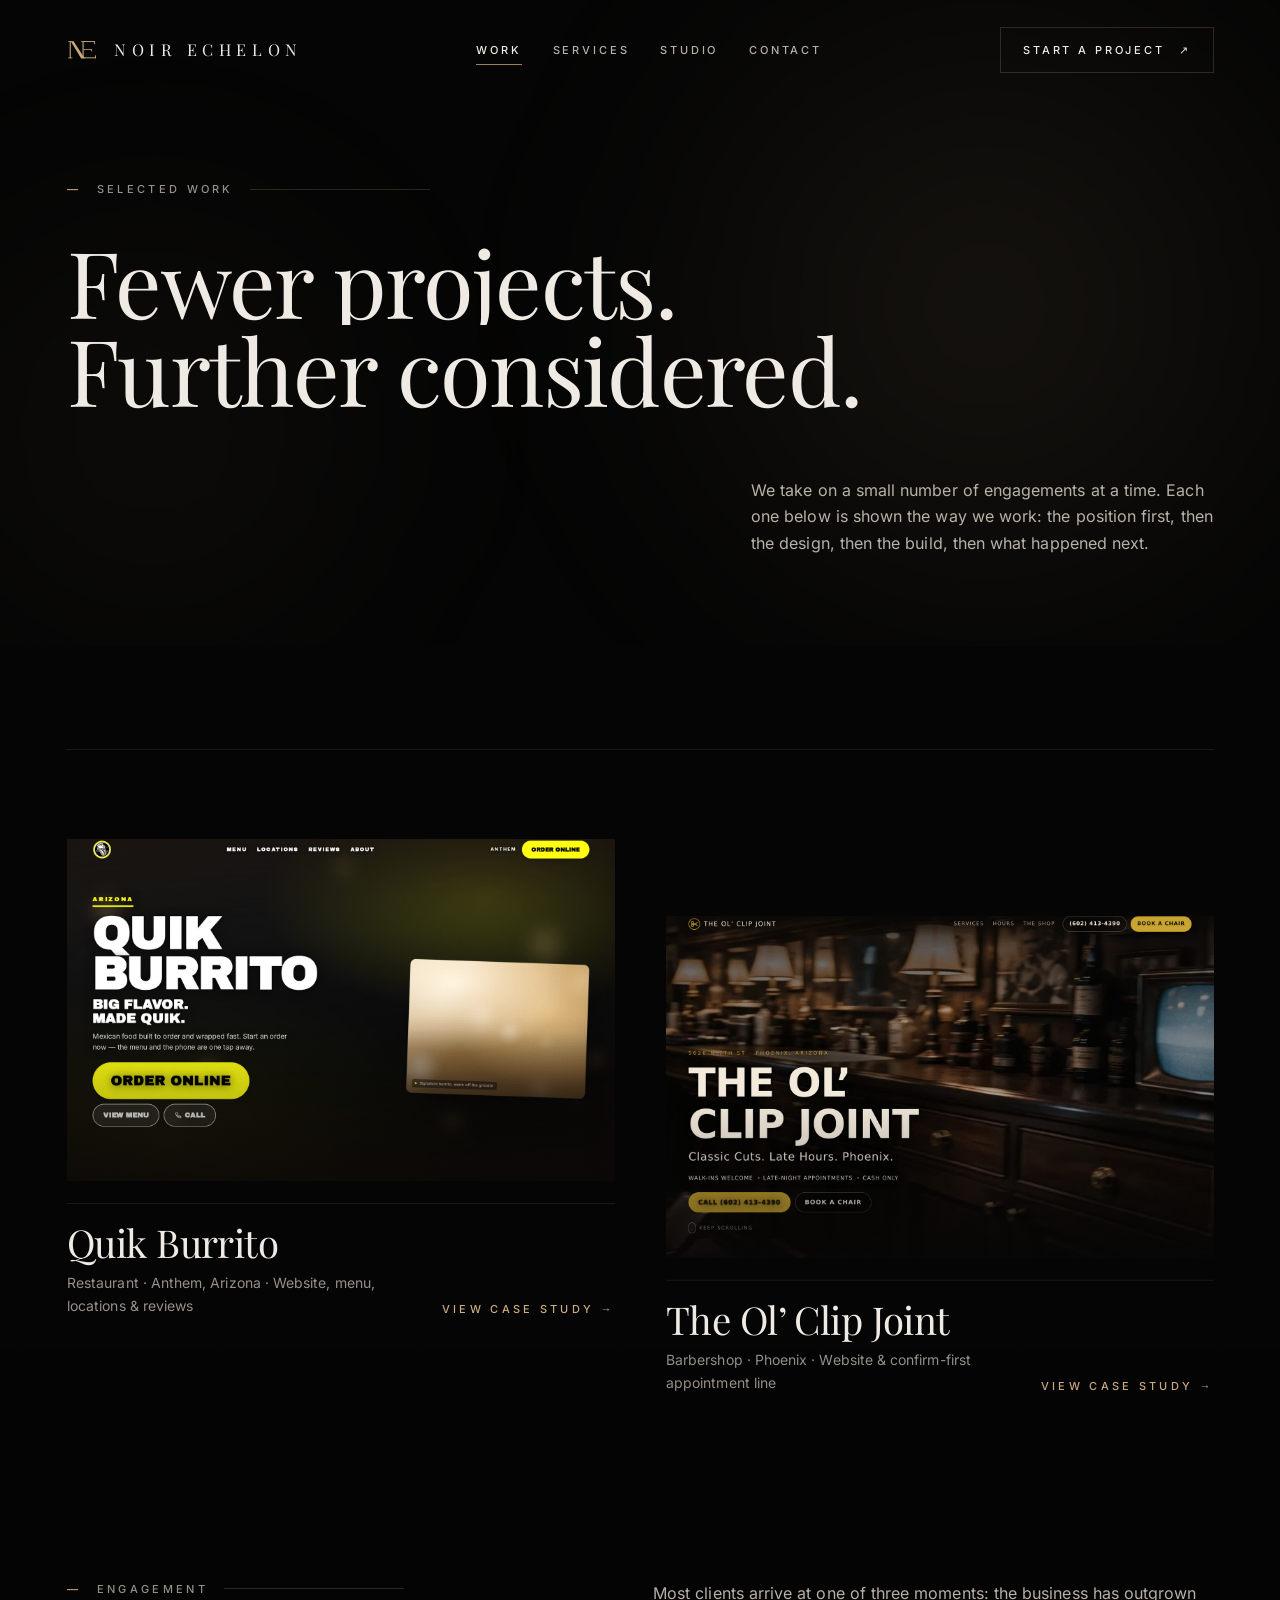
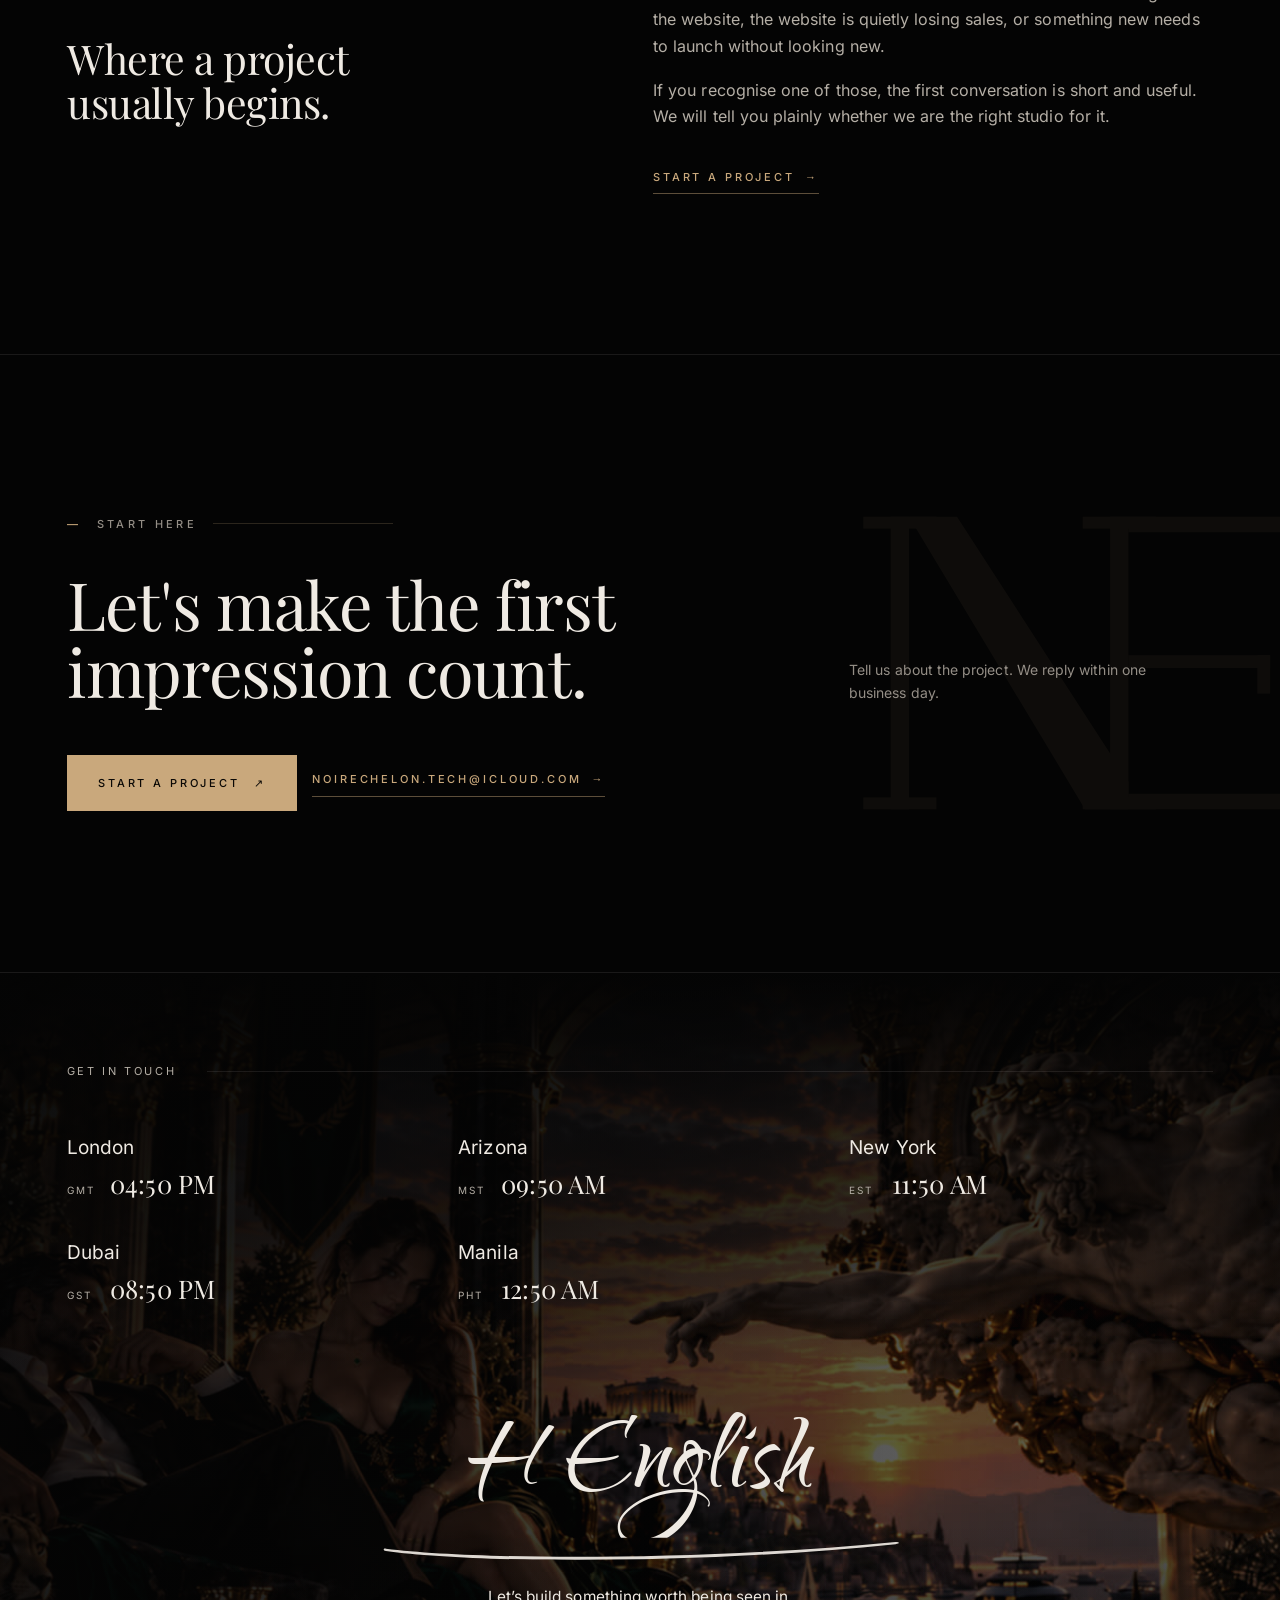
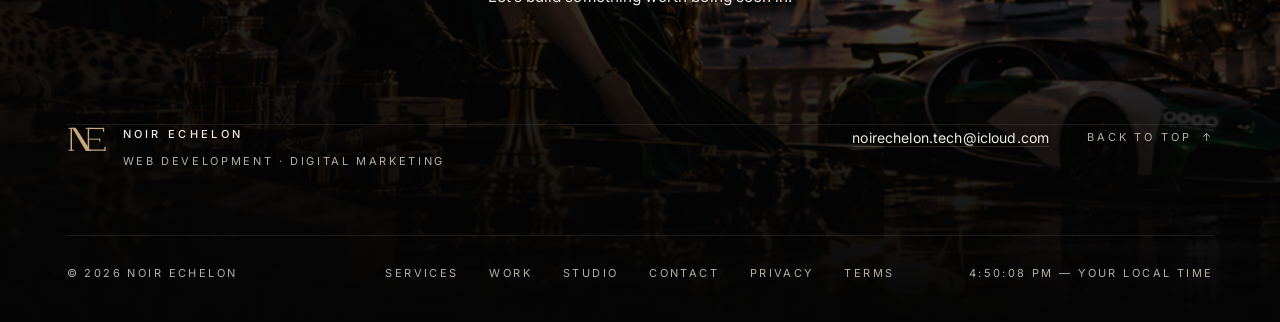
<file: work.html>
<!doctype html>
<html lang="en" class="">
<head>
<meta charset="utf-8">
<meta name="viewport" content="width=device-width, initial-scale=1, viewport-fit=cover">
<title>Selected Work — Noir Echelon</title>
<meta name="description" content="Case studies from Noir Echelon: property, ready-to-wear and private advisory. Positioning, design, engineering and the marketing that followed.">
<link rel="canonical" href="https://noirechelon.tech/work.html">
<meta name="theme-color" content="#040404">
<meta name="robots" content="index, follow, max-image-preview:large">

<meta property="og:type" content="website">
<meta property="og:site_name" content="Noir Echelon">
<meta property="og:title" content="Selected Work — Noir Echelon">
<meta property="og:description" content="Case studies from Noir Echelon: property, ready-to-wear and private advisory. Positioning, design, engineering and the marketing that followed.">
<meta property="og:url" content="https://noirechelon.tech/work.html">
<meta property="og:image" content="https://noirechelon.tech/assets/img/og-cover.png">
<meta property="og:image:width" content="1200">
<meta property="og:image:height" content="630">
<meta property="og:image:alt" content="Noir Echelon — web development and digital marketing">
<meta name="twitter:card" content="summary_large_image">
<meta name="twitter:title" content="Selected Work — Noir Echelon">
<meta name="twitter:description" content="Case studies from Noir Echelon: property, ready-to-wear and private advisory. Positioning, design, engineering and the marketing that followed.">
<meta name="twitter:image" content="https://noirechelon.tech/assets/img/og-cover.png">

<link rel="icon" href="assets/img/favicon.svg" type="image/svg+xml">
<link rel="apple-touch-icon" href="assets/img/apple-touch-icon.png">
<link rel="manifest" href="site.webmanifest">

<link rel="preload" href="assets/fonts/playfair-display.woff2" as="font" type="font/woff2" crossorigin>
<link rel="preload" href="assets/fonts/inter.woff2" as="font" type="font/woff2" crossorigin>
<link rel="stylesheet" href="assets/css/noir.css">
<script src="assets/js/noir.js" defer></script>

</head>
<body class="">
<a class="skip-link" href="#main">Skip to content</a>
<span id="top"></span>
<div class="grain" aria-hidden="true"></div>
<div class="loader" role="presentation">
  <div class="loader__glow" aria-hidden="true"></div>
  <div class="loader__inner">
    <div class="loader__mark"><svg class="ne-mark" viewBox="0 0 112 80" fill="currentColor" aria-hidden="true" focusable="false"><g><rect x="10" y="8" width="4" height="64"/><rect x="4" y="8" width="16" height="2.6"/><rect x="4" y="69.4" width="16" height="2.6"/><polygon points="14,8 24.5,8 62,66 62,72 52.5,72"/><rect x="58" y="8" width="4" height="64"/><rect x="52" y="8" width="16" height="2.6"/><rect x="52" y="69.4" width="16" height="2.6"/><rect x="62" y="8" width="42" height="3.4"/><rect x="100.6" y="8" width="3.4" height="11"/><rect x="62" y="38.3" width="31" height="2.8"/><rect x="90.2" y="38.3" width="2.8" height="8.4"/><rect x="62" y="68.6" width="46" height="3.4"/><rect x="104.6" y="61" width="3.4" height="11"/></g></svg></div>
    <p class="loader__word">Noir Echelon</p>
    <div class="loader__bar" aria-hidden="true"><i></i></div>
  </div>
</div>
<header class="site-head">
  <div class="shell site-head__inner">
    <a class="brand" href="index.html" aria-label="Noir Echelon — home">
      <span class="brand__mark"><svg class="ne-mark" viewBox="0 0 112 80" fill="currentColor" aria-hidden="true" focusable="false"><g><rect x="10" y="8" width="4" height="64"/><rect x="4" y="8" width="16" height="2.6"/><rect x="4" y="69.4" width="16" height="2.6"/><polygon points="14,8 24.5,8 62,66 62,72 52.5,72"/><rect x="58" y="8" width="4" height="64"/><rect x="52" y="8" width="16" height="2.6"/><rect x="52" y="69.4" width="16" height="2.6"/><rect x="62" y="8" width="42" height="3.4"/><rect x="100.6" y="8" width="3.4" height="11"/><rect x="62" y="38.3" width="31" height="2.8"/><rect x="90.2" y="38.3" width="2.8" height="8.4"/><rect x="62" y="68.6" width="46" height="3.4"/><rect x="104.6" y="61" width="3.4" height="11"/></g></svg></span>
      <span class="brand__type">Noir Echelon</span>
    </a>

    <nav class="nav nav--desk" aria-label="Primary">
        <a class="nav-link" href="work.html" aria-current="page">Work</a>
        <a class="nav-link" href="services.html">Services</a>
        <a class="nav-link" href="studio.html">Studio</a>
        <a class="nav-link" href="contact.html">Contact</a>
    </nav>

    <a class="btn btn--sm nav__cta" href="contact.html" data-magnetic="0.18">
      <span>Start a project</span><span class="arrow" aria-hidden="true">&#8599;</span>
    </a>

    <button class="menu-btn" type="button" aria-expanded="false" aria-controls="site-menu">
      <span class="menu-btn__label">Menu</span>
      <span class="menu-btn__bars" aria-hidden="true"><i></i><i></i></span>
    </button>
  </div>
</header>

<div class="menu" id="site-menu" aria-hidden="true">
  <nav aria-label="Menu">
    <ul class="menu__list">
        <li class="menu__item"><a class="menu__link" href="work.html"><i>01</i>Work</a></li>
        <li class="menu__item"><a class="menu__link" href="services.html"><i>02</i>Services</a></li>
        <li class="menu__item"><a class="menu__link" href="studio.html"><i>03</i>Studio</a></li>
        <li class="menu__item"><a class="menu__link" href="contact.html"><i>04</i>Contact</a></li>
    </ul>
  </nav>
  <div class="menu__cta">
    <a class="btn btn--solid" href="contact.html"><span>Start a project</span><span class="arrow" aria-hidden="true">&#8599;</span></a>
  </div>
  <div class="menu__foot">
    <a class="micro dim" href="mailto:noirechelon.tech@icloud.com">noirechelon.tech@icloud.com</a>
    <span class="micro dim">Web Development &amp; Digital Marketing</span>
  </div>
</div>
<main id="main">
<section class="page-hero">
  <div class="ambient" aria-hidden="true"></div>
  <div class="shell" style="position:relative;z-index:2">
    <p class="eyebrow is-in"><span class="idx">&mdash;</span> Selected work</p>
    <div class="grid page-hero__title">
      <div class="col-9">
        <h1 class="h1 is-in"><span class="reveal-line" style="--d:0ms"><span>Fewer projects.</span></span><span class="reveal-line" style="--d:110ms"><span>Further considered.</span></span></h1>
      </div>
    </div>
    <div class="grid mt-l">
      <div class="col-5 start-8">
        <p class="body-copy" data-reveal style="--d:300ms">
          We take on a small number of engagements at a time. Each one below is
          shown the way we work: the position first, then the design, then the
          build, then what happened next.
        </p>
      </div>
    </div>
  </div>
</section>

<section class="section section--tight">
  <div class="shell">
    <div class="rule"></div>
    <h2 class="sr-only">Selected projects</h2>
    <div class="work-list mt-xl">
      <div class="work-pair">
<article class="work-item" data-reveal>
  <a class="work-item__link" href="work/quik-burrito.html" data-cursor="view"
     aria-label="Quik Burrito — view case study">
    <div class="work-item__frame">
      <img class="work-item__media" src="assets/img/work/quik-burrito-cover.jpg"
           alt="The Quik Burrito homepage — Big Flavor. Made Quik. — with Order Online in the first frame" loading="lazy" decoding="async" width="1600" height="1000">
    </div>
    <div class="work-item__head">
      <div>
        <h3 class="work-item__title">Quik Burrito</h3>
        <p class="work-item__sub">Restaurant &middot; Anthem, Arizona &middot; Website, menu, locations &amp; reviews</p>
      </div>
      <span class="micro work-item__cta">View case study <span class="arrow" aria-hidden="true">&#8594;</span></span>
    </div>
  </a>
</article>
<article class="work-item" data-reveal>
  <a class="work-item__link" href="work/ol-clip-joint.html" data-cursor="view"
     aria-label="The Ol&rsquo; Clip Joint — view case study">
    <div class="work-item__frame">
      <img class="work-item__media" src="assets/img/work/ol-clip-joint-cover.jpg"
           alt="The Ol' Clip Joint homepage — Classic Cuts. Late Hours. Phoenix. — over the shop counter" loading="lazy" decoding="async" width="1600" height="1000">
    </div>
    <div class="work-item__head">
      <div>
        <h3 class="work-item__title">The Ol&rsquo; Clip Joint</h3>
        <p class="work-item__sub">Barbershop &middot; Phoenix &middot; Website &amp; confirm-first appointment line</p>
      </div>
      <span class="micro work-item__cta">View case study <span class="arrow" aria-hidden="true">&#8594;</span></span>
    </div>
  </a>
</article></div>
    </div>
  </div>
</section>

<section class="section">
  <div class="shell">
    <div class="grid">
      <div class="col-5">
        <p class="eyebrow"><span class="idx">&mdash;</span> Engagement</p>
        <h2 class="h3 mt-m" data-reveal>Where a project usually begins.</h2>
      </div>
      <div class="col-6 start-7" data-reveal style="--d:120ms">
        <p class="body-copy">
          Most clients arrive at one of three moments: the business has outgrown the
          website, the website is quietly losing sales, or something new needs to
          launch without looking new.
        </p>
        <p class="body-copy">
          If you recognise one of those, the first conversation is short and useful.
          We will tell you plainly whether we are the right studio for it.
        </p>
        <a class="link mt-m" href="contact.html">Start a project <span class="arrow" aria-hidden="true">&#8594;</span></a>
      </div>
    </div>
  </div>
</section>
</main>
<section class="section cta-band">
  <div class="cta-band__mark" aria-hidden="true"><svg class="ne-mark" viewBox="0 0 112 80" fill="currentColor" aria-hidden="true" focusable="false"><g><rect x="10" y="8" width="4" height="64"/><rect x="4" y="8" width="16" height="2.6"/><rect x="4" y="69.4" width="16" height="2.6"/><polygon points="14,8 24.5,8 62,66 62,72 52.5,72"/><rect x="58" y="8" width="4" height="64"/><rect x="52" y="8" width="16" height="2.6"/><rect x="52" y="69.4" width="16" height="2.6"/><rect x="62" y="8" width="42" height="3.4"/><rect x="100.6" y="8" width="3.4" height="11"/><rect x="62" y="38.3" width="31" height="2.8"/><rect x="90.2" y="38.3" width="2.8" height="8.4"/><rect x="62" y="68.6" width="46" height="3.4"/><rect x="104.6" y="61" width="3.4" height="11"/></g></svg></div>
  <div class="shell cta-band__inner">
    <div class="grid">
      <div class="col-7">
        <p class="eyebrow"><span class="idx">—</span> Start here</p>
        <h2 class="cta-band__title mt-m" data-reveal>Let's make the first<br>impression count.</h2>
      </div>
      <div class="col-4 start-9 flex items-end">
        <p class="dim" style="font-size:var(--fs-small);max-width:34ch" data-reveal>Tell us about the project. We reply within one business day.</p>
      </div>
    </div>
    <div class="cta-band__actions">
      <a class="btn btn--solid" href="contact.html" data-magnetic="0.2"><span>Start a project</span><span class="arrow" aria-hidden="true">&#8599;</span></a>
      <a class="link" href="mailto:noirechelon.tech@icloud.com">noirechelon.tech@icloud.com <span class="arrow" aria-hidden="true">&#8594;</span></a>
    </div>
  </div>
</section>
<footer class="site-foot">
  <div class="site-foot__scene" aria-hidden="true">
    <img src="assets/img/foot-scene.jpg"
         srcset="assets/img/foot-scene-900.jpg 900w, assets/img/foot-scene.jpg 1600w"
         sizes="100vw" alt="" width="1600" height="900" loading="lazy" decoding="async">
  </div>
  <div class="shell">
    <div class="foot-eyebrow">
      <p class="foot-eyebrow__label">Get in touch</p>
      <span class="foot-eyebrow__rule" aria-hidden="true"></span>
    </div>

    <div class="clocks">
        <div class="clock">
          <p class="clock__city">London</p>
          <p class="clock__read">
            <span class="clock__zone" data-zone></span>
            <span class="clock__time" data-tz="Europe/London"><span class="sr-only">Local time in London</span>--:-- --</span>
          </p>
        </div>
        <div class="clock">
          <p class="clock__city">Arizona</p>
          <p class="clock__read">
            <span class="clock__zone" data-zone></span>
            <span class="clock__time" data-tz="America/Phoenix"><span class="sr-only">Local time in Arizona</span>--:-- --</span>
          </p>
        </div>
        <div class="clock">
          <p class="clock__city">New York</p>
          <p class="clock__read">
            <span class="clock__zone" data-zone></span>
            <span class="clock__time" data-tz="America/New_York"><span class="sr-only">Local time in New York</span>--:-- --</span>
          </p>
        </div>
        <div class="clock">
          <p class="clock__city">Dubai</p>
          <p class="clock__read">
            <span class="clock__zone" data-zone></span>
            <span class="clock__time" data-tz="Asia/Dubai"><span class="sr-only">Local time in Dubai</span>--:-- --</span>
          </p>
        </div>
        <div class="clock">
          <p class="clock__city">Manila</p>
          <p class="clock__read">
            <span class="clock__zone" data-zone></span>
            <span class="clock__time" data-tz="Asia/Manila"><span class="sr-only">Local time in Manila</span>--:-- --</span>
          </p>
        </div>
      </div>

    <div class="foot-sign" data-sign>
      <p class="foot-sign__name">H English</p>
      <span class="foot-sign__swash" aria-hidden="true">
        <svg viewBox="0 0 700 46" preserveAspectRatio="none" focusable="false">
          <path d="M8,26 C130,46 430,48 694,14 C700,14 700,17 694,18 C430,54 128,52 8,30 C4,29 4,25 8,26 Z"/>
        </svg>
      </span>
      <p class="foot-sign__line">Let&rsquo;s build something worth being seen in.</p>
    </div>

    <div class="foot-rule" aria-hidden="true"></div>

    <div class="foot-head">
      <div class="foot-id">
        <span class="foot-id__mark"><svg class="ne-mark" viewBox="0 0 112 80" fill="currentColor" aria-hidden="true" focusable="false"><g><rect x="10" y="8" width="4" height="64"/><rect x="4" y="8" width="16" height="2.6"/><rect x="4" y="69.4" width="16" height="2.6"/><polygon points="14,8 24.5,8 62,66 62,72 52.5,72"/><rect x="58" y="8" width="4" height="64"/><rect x="52" y="8" width="16" height="2.6"/><rect x="52" y="69.4" width="16" height="2.6"/><rect x="62" y="8" width="42" height="3.4"/><rect x="100.6" y="8" width="3.4" height="11"/><rect x="62" y="38.3" width="31" height="2.8"/><rect x="90.2" y="38.3" width="2.8" height="8.4"/><rect x="62" y="68.6" width="46" height="3.4"/><rect x="104.6" y="61" width="3.4" height="11"/></g></svg></span>
        <div>
          <p class="foot-id__name">Noir Echelon</p>
          <p class="foot-id__tag">Web development &middot; Digital marketing</p>
        </div>
      </div>
      <div class="foot-reach">
        <a class="foot-mail" href="mailto:noirechelon.tech@icloud.com">noirechelon.tech@icloud.com</a>
        <a class="to-top" href="#top">Back to top <span class="arrow" aria-hidden="true">&#8593;</span></a>
      </div>
    </div>

    <div class="foot-rule" aria-hidden="true"></div>

    <div class="foot-base">
      <span>&copy; <span data-year>2026</span> Noir Echelon</span>
      <nav aria-label="Footer">
        <a href="services.html">Services</a>
        <a href="work.html">Work</a>
        <a href="studio.html">Studio</a>
        <a href="contact.html">Contact</a>
        <a href="privacy.html">Privacy</a>
        <a href="terms.html">Terms</a>
      </nav>
      <span class="foot-base__end" data-localtime></span>
    </div>
  </div>
</footer>
</body>
</html>
</file>
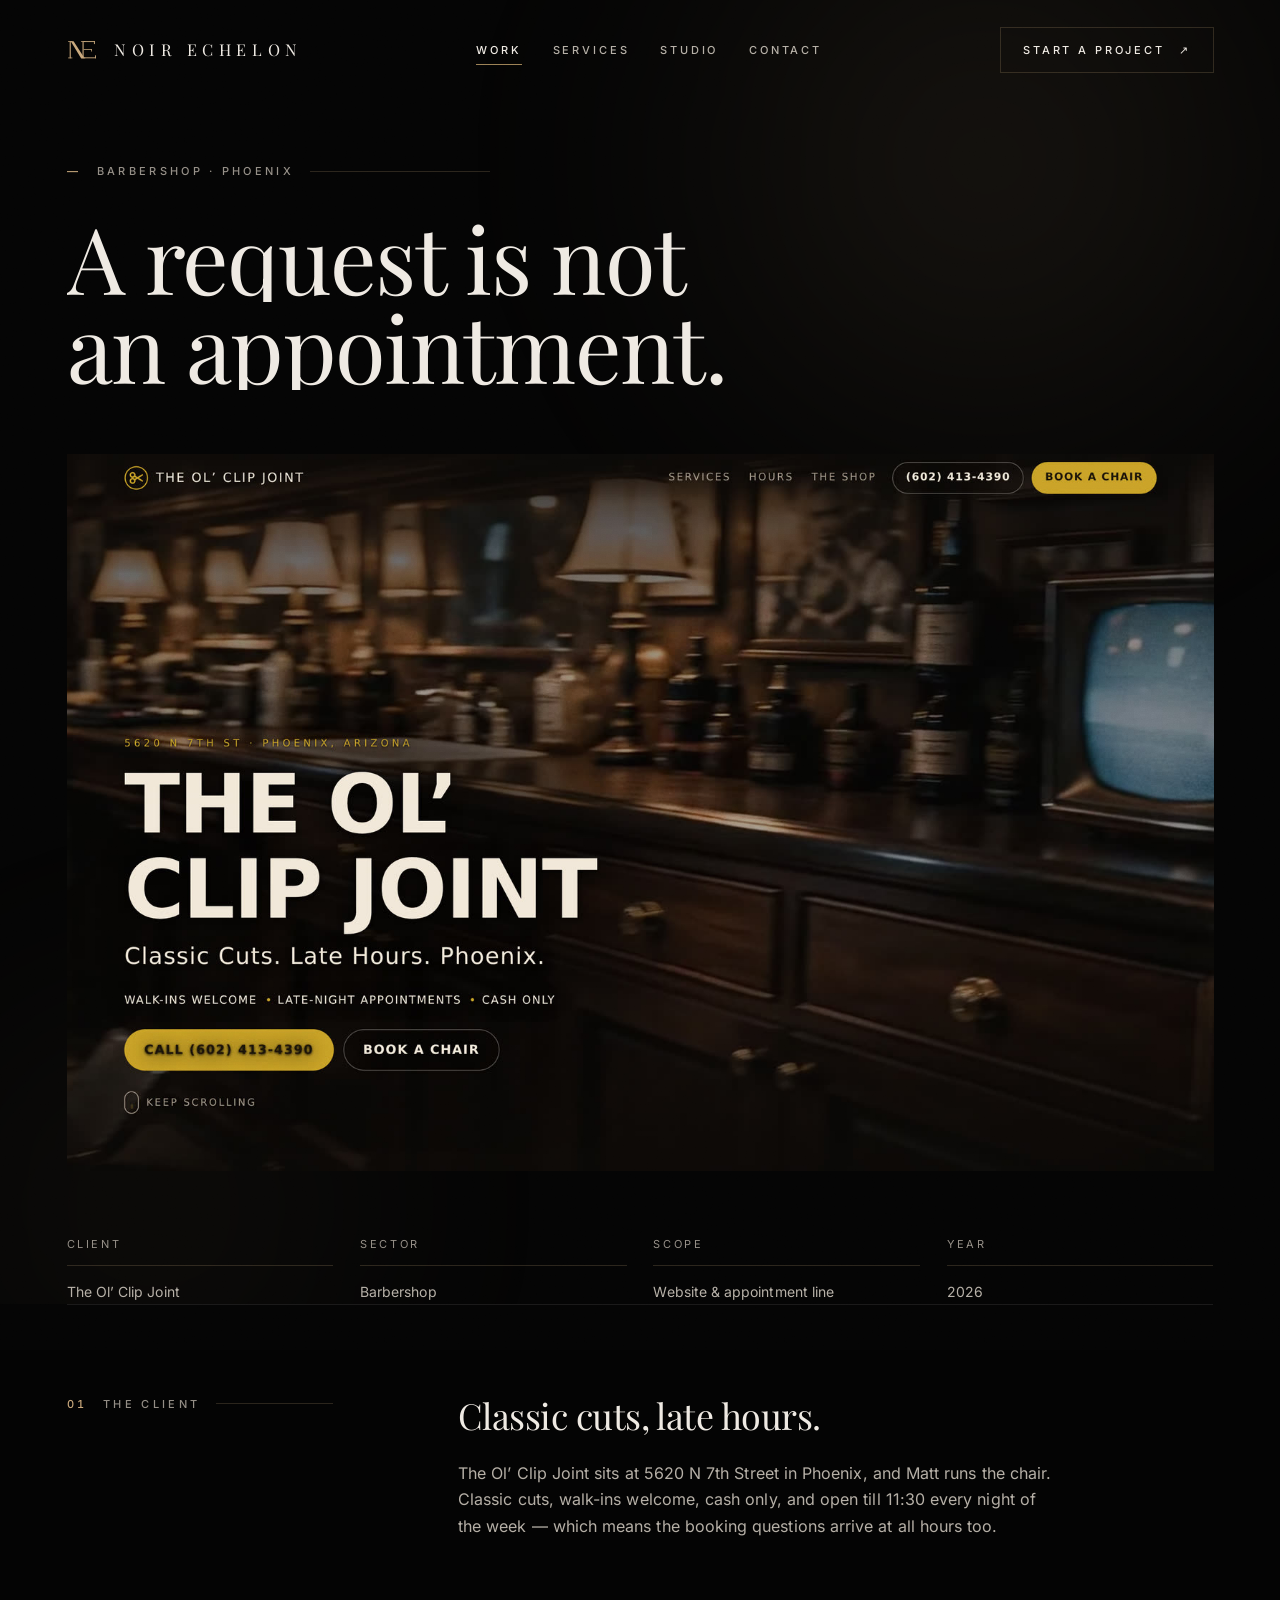
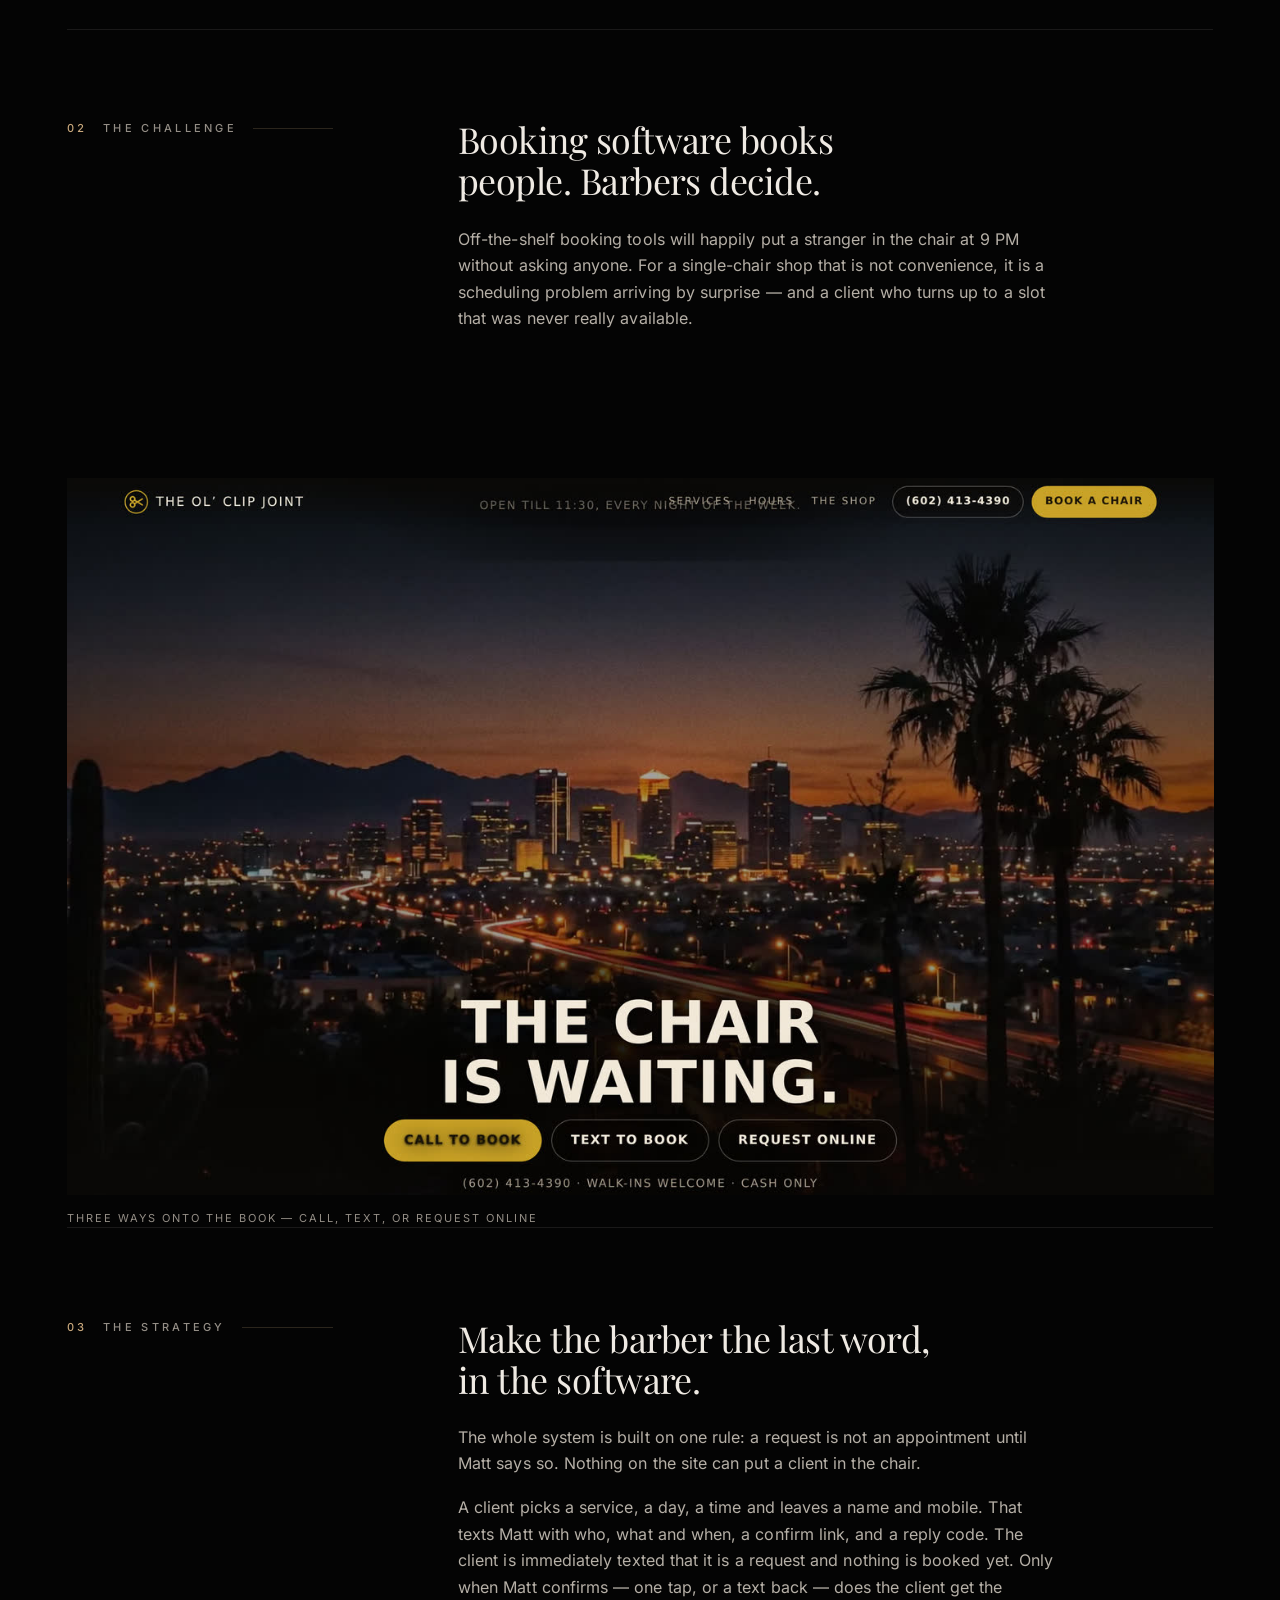
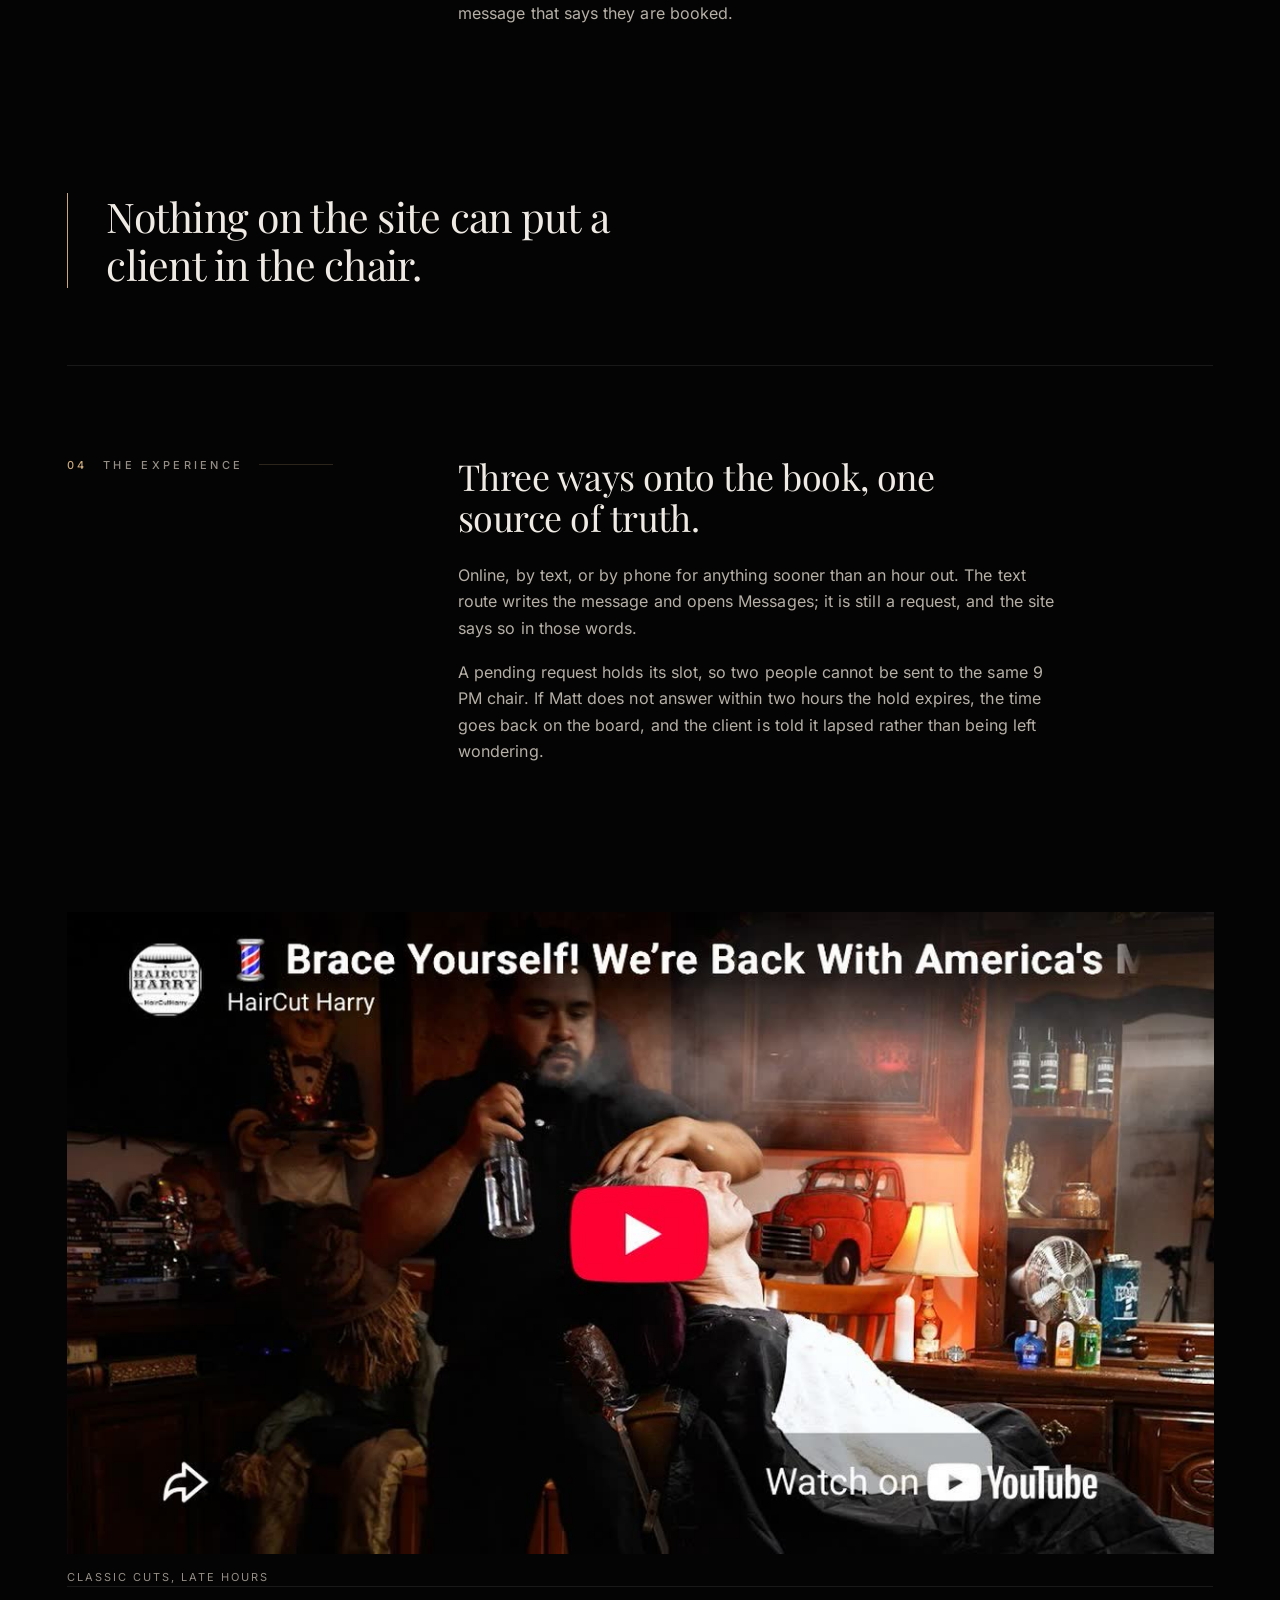
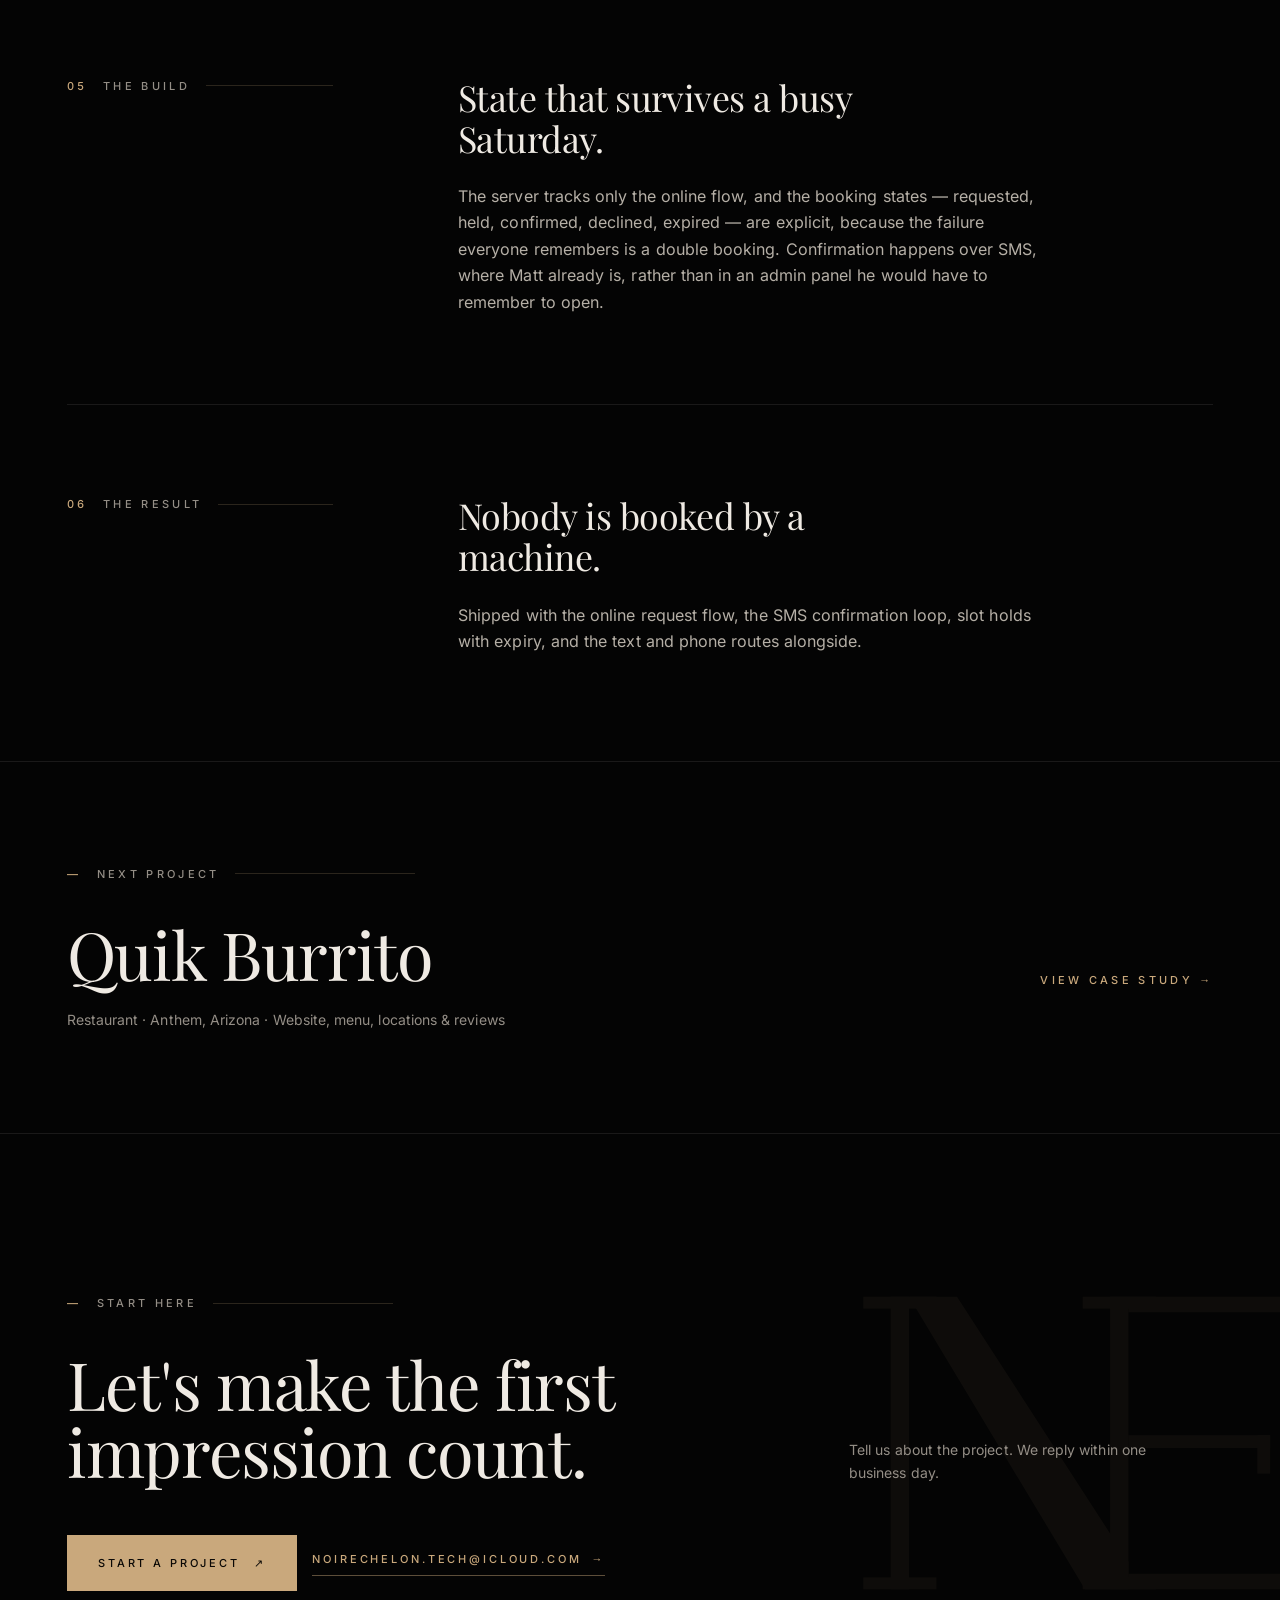
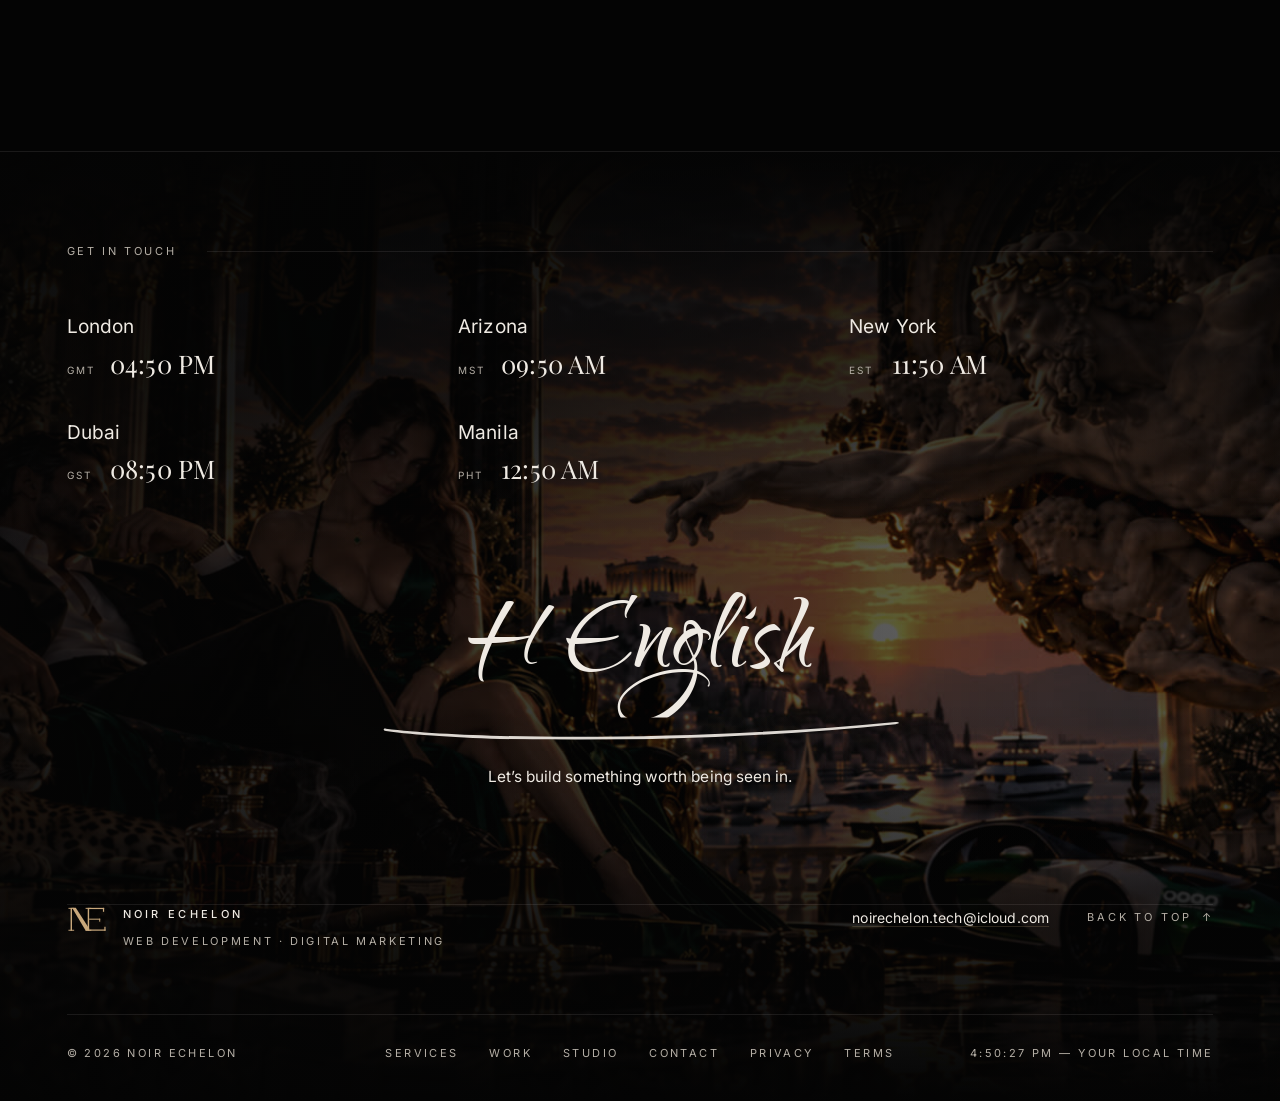
<file: work/ol-clip-joint.html>
<!doctype html>
<html lang="en" class="">
<head>
<meta charset="utf-8">
<meta name="viewport" content="width=device-width, initial-scale=1, viewport-fit=cover">
<title>The Ol&rsquo; Clip Joint — Case Study | Noir Echelon</title>
<meta name="description" content="A booking system built on one rule: a request is not an appointment until the barber says so. Nothing on the site can put a client in the chair on its own.">
<link rel="canonical" href="https://noirechelon.tech/work/ol-clip-joint.html">
<meta name="theme-color" content="#040404">
<meta name="robots" content="index, follow, max-image-preview:large">

<meta property="og:type" content="article">
<meta property="og:site_name" content="Noir Echelon">
<meta property="og:title" content="The Ol&rsquo; Clip Joint — Case Study | Noir Echelon">
<meta property="og:description" content="A booking system built on one rule: a request is not an appointment until the barber says so. Nothing on the site can put a client in the chair on its own.">
<meta property="og:url" content="https://noirechelon.tech/work/ol-clip-joint.html">
<meta property="og:image" content="https://noirechelon.tech/assets/img/og-cover.png">
<meta property="og:image:width" content="1200">
<meta property="og:image:height" content="630">
<meta property="og:image:alt" content="Noir Echelon — web development and digital marketing">
<meta name="twitter:card" content="summary_large_image">
<meta name="twitter:title" content="The Ol&rsquo; Clip Joint — Case Study | Noir Echelon">
<meta name="twitter:description" content="A booking system built on one rule: a request is not an appointment until the barber says so. Nothing on the site can put a client in the chair on its own.">
<meta name="twitter:image" content="https://noirechelon.tech/assets/img/og-cover.png">

<link rel="icon" href="../assets/img/favicon.svg" type="image/svg+xml">
<link rel="apple-touch-icon" href="../assets/img/apple-touch-icon.png">
<link rel="manifest" href="../site.webmanifest">

<link rel="preload" href="../assets/fonts/playfair-display.woff2" as="font" type="font/woff2" crossorigin>
<link rel="preload" href="../assets/fonts/inter.woff2" as="font" type="font/woff2" crossorigin>
<link rel="stylesheet" href="../assets/css/noir.css">
<script src="../assets/js/noir.js" defer></script>

</head>
<body class="">
<a class="skip-link" href="#main">Skip to content</a>
<span id="top"></span>
<div class="grain" aria-hidden="true"></div>
<div class="loader" role="presentation">
  <div class="loader__glow" aria-hidden="true"></div>
  <div class="loader__inner">
    <div class="loader__mark"><svg class="ne-mark" viewBox="0 0 112 80" fill="currentColor" aria-hidden="true" focusable="false"><g><rect x="10" y="8" width="4" height="64"/><rect x="4" y="8" width="16" height="2.6"/><rect x="4" y="69.4" width="16" height="2.6"/><polygon points="14,8 24.5,8 62,66 62,72 52.5,72"/><rect x="58" y="8" width="4" height="64"/><rect x="52" y="8" width="16" height="2.6"/><rect x="52" y="69.4" width="16" height="2.6"/><rect x="62" y="8" width="42" height="3.4"/><rect x="100.6" y="8" width="3.4" height="11"/><rect x="62" y="38.3" width="31" height="2.8"/><rect x="90.2" y="38.3" width="2.8" height="8.4"/><rect x="62" y="68.6" width="46" height="3.4"/><rect x="104.6" y="61" width="3.4" height="11"/></g></svg></div>
    <p class="loader__word">Noir Echelon</p>
    <div class="loader__bar" aria-hidden="true"><i></i></div>
  </div>
</div>
<header class="site-head">
  <div class="shell site-head__inner">
    <a class="brand" href="../index.html" aria-label="Noir Echelon — home">
      <span class="brand__mark"><svg class="ne-mark" viewBox="0 0 112 80" fill="currentColor" aria-hidden="true" focusable="false"><g><rect x="10" y="8" width="4" height="64"/><rect x="4" y="8" width="16" height="2.6"/><rect x="4" y="69.4" width="16" height="2.6"/><polygon points="14,8 24.5,8 62,66 62,72 52.5,72"/><rect x="58" y="8" width="4" height="64"/><rect x="52" y="8" width="16" height="2.6"/><rect x="52" y="69.4" width="16" height="2.6"/><rect x="62" y="8" width="42" height="3.4"/><rect x="100.6" y="8" width="3.4" height="11"/><rect x="62" y="38.3" width="31" height="2.8"/><rect x="90.2" y="38.3" width="2.8" height="8.4"/><rect x="62" y="68.6" width="46" height="3.4"/><rect x="104.6" y="61" width="3.4" height="11"/></g></svg></span>
      <span class="brand__type">Noir Echelon</span>
    </a>

    <nav class="nav nav--desk" aria-label="Primary">
        <a class="nav-link" href="../work.html" aria-current="page">Work</a>
        <a class="nav-link" href="../services.html">Services</a>
        <a class="nav-link" href="../studio.html">Studio</a>
        <a class="nav-link" href="../contact.html">Contact</a>
    </nav>

    <a class="btn btn--sm nav__cta" href="../contact.html" data-magnetic="0.18">
      <span>Start a project</span><span class="arrow" aria-hidden="true">&#8599;</span>
    </a>

    <button class="menu-btn" type="button" aria-expanded="false" aria-controls="site-menu">
      <span class="menu-btn__label">Menu</span>
      <span class="menu-btn__bars" aria-hidden="true"><i></i><i></i></span>
    </button>
  </div>
</header>

<div class="menu" id="site-menu" aria-hidden="true">
  <nav aria-label="Menu">
    <ul class="menu__list">
        <li class="menu__item"><a class="menu__link" href="../work.html"><i>01</i>Work</a></li>
        <li class="menu__item"><a class="menu__link" href="../services.html"><i>02</i>Services</a></li>
        <li class="menu__item"><a class="menu__link" href="../studio.html"><i>03</i>Studio</a></li>
        <li class="menu__item"><a class="menu__link" href="../contact.html"><i>04</i>Contact</a></li>
    </ul>
  </nav>
  <div class="menu__cta">
    <a class="btn btn--solid" href="../contact.html"><span>Start a project</span><span class="arrow" aria-hidden="true">&#8599;</span></a>
  </div>
  <div class="menu__foot">
    <a class="micro dim" href="mailto:noirechelon.tech@icloud.com">noirechelon.tech@icloud.com</a>
    <span class="micro dim">Web Development &amp; Digital Marketing</span>
  </div>
</div>
<main id="main">
<article>
<section class="case-hero">
  <div class="ambient" aria-hidden="true"></div>
  <div class="shell" style="position:relative;z-index:2">
    <p class="eyebrow is-in"><span class="idx">&mdash;</span> Barbershop &middot; Phoenix</p>
    <div class="grid case-hero__title">
      <div class="col-9">
        <h1 class="h1 is-in"><span class="reveal-line" style="--d:0ms"><span>A request is not</span></span><span class="reveal-line" style="--d:110ms"><span>an appointment.</span></span></h1>
      </div>
    </div>
    <div class="case-hero__frame" data-reveal="mask">
      <img src="../assets/img/work/ol-clip-joint-cover.jpg" alt="The Ol' Clip Joint homepage — Classic Cuts. Late Hours. Phoenix. — over the shop counter"
           width="1600" height="1000" decoding="async" fetchpriority="high">
    </div>
    <dl class="case-meta" data-stagger="80"><div><dt>Client</dt><dd>The Ol&rsquo; Clip Joint</dd></div><div><dt>Sector</dt><dd>Barbershop</dd></div><div><dt>Scope</dt><dd>Website &amp; appointment line</dd></div><div><dt>Year</dt><dd>2026</dd></div></dl>
  </div>
</section>

<div class="shell">
  <h2 class="sr-only">The engagement, chapter by chapter</h2>
  
<section class="chapter">
  <div class="chapter__label">
    <p class="eyebrow"><span class="idx">01</span> The client</p>
  </div>
  <div class="chapter__body">
    <h3 data-reveal>Classic cuts, late hours.</h3>
    <div data-reveal style="--d:100ms"><p class="body-copy">The Ol&rsquo; Clip Joint sits at 5620 N 7th Street in Phoenix, and Matt runs the chair. Classic cuts, walk-ins welcome, cash only, and open till 11:30 every night of the week &mdash; which means the booking questions arrive at all hours too.</p></div>
  </div>
</section>
<section class="chapter">
  <div class="chapter__label">
    <p class="eyebrow"><span class="idx">02</span> The challenge</p>
  </div>
  <div class="chapter__body">
    <h3 data-reveal>Booking software books people. Barbers decide.</h3>
    <div data-reveal style="--d:100ms"><p class="body-copy">Off-the-shelf booking tools will happily put a stranger in the chair at 9 PM without asking anyone. For a single-chair shop that is not convenience, it is a scheduling problem arriving by surprise &mdash; and a client who turns up to a slot that was never really available.</p></div>
  </div>
</section>
<figure class="figure" data-reveal>
  <img src="../assets/img/work/ol-clip-joint-book.jpg" alt="Three ways onto the book — call, text, or request online"
       loading="lazy" decoding="async" width="1400" height="875">
  <figcaption>Three ways onto the book — call, text, or request online</figcaption>
</figure>
<section class="chapter">
  <div class="chapter__label">
    <p class="eyebrow"><span class="idx">03</span> The strategy</p>
  </div>
  <div class="chapter__body">
    <h3 data-reveal>Make the barber the last word, in the software.</h3>
    <div data-reveal style="--d:100ms"><p class="body-copy">The whole system is built on one rule: a request is not an appointment until Matt says so. Nothing on the site can put a client in the chair.</p><p class="body-copy">A client picks a service, a day, a time and leaves a name and mobile. That texts Matt with who, what and when, a confirm link, and a reply code. The client is immediately texted that it is a request and nothing is booked yet. Only when Matt confirms &mdash; one tap, or a text back &mdash; does the client get the message that says they are booked.</p></div>
  </div>
</section>
<div class="section--tight" style="padding-block:clamp(48px,6vw,88px)">
  <p class="pull" data-reveal>Nothing on the site can put a client in the chair.</p>
</div>
<section class="chapter">
  <div class="chapter__label">
    <p class="eyebrow"><span class="idx">04</span> The experience</p>
  </div>
  <div class="chapter__body">
    <h3 data-reveal>Three ways onto the book, one source of truth.</h3>
    <div data-reveal style="--d:100ms"><p class="body-copy">Online, by text, or by phone for anything sooner than an hour out. The text route writes the message and opens Messages; it is still a request, and the site says so in those words.</p><p class="body-copy">A pending request holds its slot, so two people cannot be sent to the same 9 PM chair. If Matt does not answer within two hours the hold expires, the time goes back on the board, and the client is told it lapsed rather than being left wondering.</p></div>
  </div>
</section>
<figure class="figure" data-reveal>
  <img src="../assets/img/work/ol-clip-joint-detail.jpg" alt="Classic cuts, late hours"
       loading="lazy" decoding="async" width="1200" height="671">
  <figcaption>Classic cuts, late hours</figcaption>
</figure>
<section class="chapter">
  <div class="chapter__label">
    <p class="eyebrow"><span class="idx">05</span> The build</p>
  </div>
  <div class="chapter__body">
    <h3 data-reveal>State that survives a busy Saturday.</h3>
    <div data-reveal style="--d:100ms"><p class="body-copy">The server tracks only the online flow, and the booking states &mdash; requested, held, confirmed, declined, expired &mdash; are explicit, because the failure everyone remembers is a double booking. Confirmation happens over SMS, where Matt already is, rather than in an admin panel he would have to remember to open.</p></div>
  </div>
</section>
<section class="chapter">
  <div class="chapter__label">
    <p class="eyebrow"><span class="idx">06</span> The result</p>
  </div>
  <div class="chapter__body">
    <h3 data-reveal>Nobody is booked by a machine.</h3>
    <div data-reveal style="--d:100ms"><p class="body-copy">Shipped with the online request flow, the SMS confirmation loop, slot holds with expiry, and the text and phone routes alongside.</p><p class="body-copy"><!-- Add verified commercial outcomes here once they can be evidenced. --></p></div>
  </div>
</section>
</div>
</article>

<a class="next-case" href="../work/quik-burrito.html" data-cursor="view">
  <div class="shell">
    <p class="eyebrow is-in"><span class="idx">&mdash;</span> Next project</p>
    <div class="flex between items-end wrap gap-m mt-m">
      <h2 class="next-case__title">Quik Burrito</h2>
      <span class="micro gold nowrap">View case study <span class="arrow" aria-hidden="true">&#8594;</span></span>
    </div>
    <p class="dim mt-s" style="font-size:var(--fs-small)">Restaurant &middot; Anthem, Arizona &middot; Website, menu, locations &amp; reviews</p>
  </div>
</a>
</main>
<section class="section cta-band">
  <div class="cta-band__mark" aria-hidden="true"><svg class="ne-mark" viewBox="0 0 112 80" fill="currentColor" aria-hidden="true" focusable="false"><g><rect x="10" y="8" width="4" height="64"/><rect x="4" y="8" width="16" height="2.6"/><rect x="4" y="69.4" width="16" height="2.6"/><polygon points="14,8 24.5,8 62,66 62,72 52.5,72"/><rect x="58" y="8" width="4" height="64"/><rect x="52" y="8" width="16" height="2.6"/><rect x="52" y="69.4" width="16" height="2.6"/><rect x="62" y="8" width="42" height="3.4"/><rect x="100.6" y="8" width="3.4" height="11"/><rect x="62" y="38.3" width="31" height="2.8"/><rect x="90.2" y="38.3" width="2.8" height="8.4"/><rect x="62" y="68.6" width="46" height="3.4"/><rect x="104.6" y="61" width="3.4" height="11"/></g></svg></div>
  <div class="shell cta-band__inner">
    <div class="grid">
      <div class="col-7">
        <p class="eyebrow"><span class="idx">—</span> Start here</p>
        <h2 class="cta-band__title mt-m" data-reveal>Let's make the first<br>impression count.</h2>
      </div>
      <div class="col-4 start-9 flex items-end">
        <p class="dim" style="font-size:var(--fs-small);max-width:34ch" data-reveal>Tell us about the project. We reply within one business day.</p>
      </div>
    </div>
    <div class="cta-band__actions">
      <a class="btn btn--solid" href="../contact.html" data-magnetic="0.2"><span>Start a project</span><span class="arrow" aria-hidden="true">&#8599;</span></a>
      <a class="link" href="mailto:noirechelon.tech@icloud.com">noirechelon.tech@icloud.com <span class="arrow" aria-hidden="true">&#8594;</span></a>
    </div>
  </div>
</section>
<footer class="site-foot">
  <div class="site-foot__scene" aria-hidden="true">
    <img src="../assets/img/foot-scene.jpg"
         srcset="../assets/img/foot-scene-900.jpg 900w, ../assets/img/foot-scene.jpg 1600w"
         sizes="100vw" alt="" width="1600" height="900" loading="lazy" decoding="async">
  </div>
  <div class="shell">
    <div class="foot-eyebrow">
      <p class="foot-eyebrow__label">Get in touch</p>
      <span class="foot-eyebrow__rule" aria-hidden="true"></span>
    </div>

    <div class="clocks">
        <div class="clock">
          <p class="clock__city">London</p>
          <p class="clock__read">
            <span class="clock__zone" data-zone></span>
            <span class="clock__time" data-tz="Europe/London"><span class="sr-only">Local time in London</span>--:-- --</span>
          </p>
        </div>
        <div class="clock">
          <p class="clock__city">Arizona</p>
          <p class="clock__read">
            <span class="clock__zone" data-zone></span>
            <span class="clock__time" data-tz="America/Phoenix"><span class="sr-only">Local time in Arizona</span>--:-- --</span>
          </p>
        </div>
        <div class="clock">
          <p class="clock__city">New York</p>
          <p class="clock__read">
            <span class="clock__zone" data-zone></span>
            <span class="clock__time" data-tz="America/New_York"><span class="sr-only">Local time in New York</span>--:-- --</span>
          </p>
        </div>
        <div class="clock">
          <p class="clock__city">Dubai</p>
          <p class="clock__read">
            <span class="clock__zone" data-zone></span>
            <span class="clock__time" data-tz="Asia/Dubai"><span class="sr-only">Local time in Dubai</span>--:-- --</span>
          </p>
        </div>
        <div class="clock">
          <p class="clock__city">Manila</p>
          <p class="clock__read">
            <span class="clock__zone" data-zone></span>
            <span class="clock__time" data-tz="Asia/Manila"><span class="sr-only">Local time in Manila</span>--:-- --</span>
          </p>
        </div>
      </div>

    <div class="foot-sign" data-sign>
      <p class="foot-sign__name">H English</p>
      <span class="foot-sign__swash" aria-hidden="true">
        <svg viewBox="0 0 700 46" preserveAspectRatio="none" focusable="false">
          <path d="M8,26 C130,46 430,48 694,14 C700,14 700,17 694,18 C430,54 128,52 8,30 C4,29 4,25 8,26 Z"/>
        </svg>
      </span>
      <p class="foot-sign__line">Let&rsquo;s build something worth being seen in.</p>
    </div>

    <div class="foot-rule" aria-hidden="true"></div>

    <div class="foot-head">
      <div class="foot-id">
        <span class="foot-id__mark"><svg class="ne-mark" viewBox="0 0 112 80" fill="currentColor" aria-hidden="true" focusable="false"><g><rect x="10" y="8" width="4" height="64"/><rect x="4" y="8" width="16" height="2.6"/><rect x="4" y="69.4" width="16" height="2.6"/><polygon points="14,8 24.5,8 62,66 62,72 52.5,72"/><rect x="58" y="8" width="4" height="64"/><rect x="52" y="8" width="16" height="2.6"/><rect x="52" y="69.4" width="16" height="2.6"/><rect x="62" y="8" width="42" height="3.4"/><rect x="100.6" y="8" width="3.4" height="11"/><rect x="62" y="38.3" width="31" height="2.8"/><rect x="90.2" y="38.3" width="2.8" height="8.4"/><rect x="62" y="68.6" width="46" height="3.4"/><rect x="104.6" y="61" width="3.4" height="11"/></g></svg></span>
        <div>
          <p class="foot-id__name">Noir Echelon</p>
          <p class="foot-id__tag">Web development &middot; Digital marketing</p>
        </div>
      </div>
      <div class="foot-reach">
        <a class="foot-mail" href="mailto:noirechelon.tech@icloud.com">noirechelon.tech@icloud.com</a>
        <a class="to-top" href="#top">Back to top <span class="arrow" aria-hidden="true">&#8593;</span></a>
      </div>
    </div>

    <div class="foot-rule" aria-hidden="true"></div>

    <div class="foot-base">
      <span>&copy; <span data-year>2026</span> Noir Echelon</span>
      <nav aria-label="Footer">
        <a href="../services.html">Services</a>
        <a href="../work.html">Work</a>
        <a href="../studio.html">Studio</a>
        <a href="../contact.html">Contact</a>
        <a href="../privacy.html">Privacy</a>
        <a href="../terms.html">Terms</a>
      </nav>
      <span class="foot-base__end" data-localtime></span>
    </div>
  </div>
</footer>
</body>
</html>
</file>
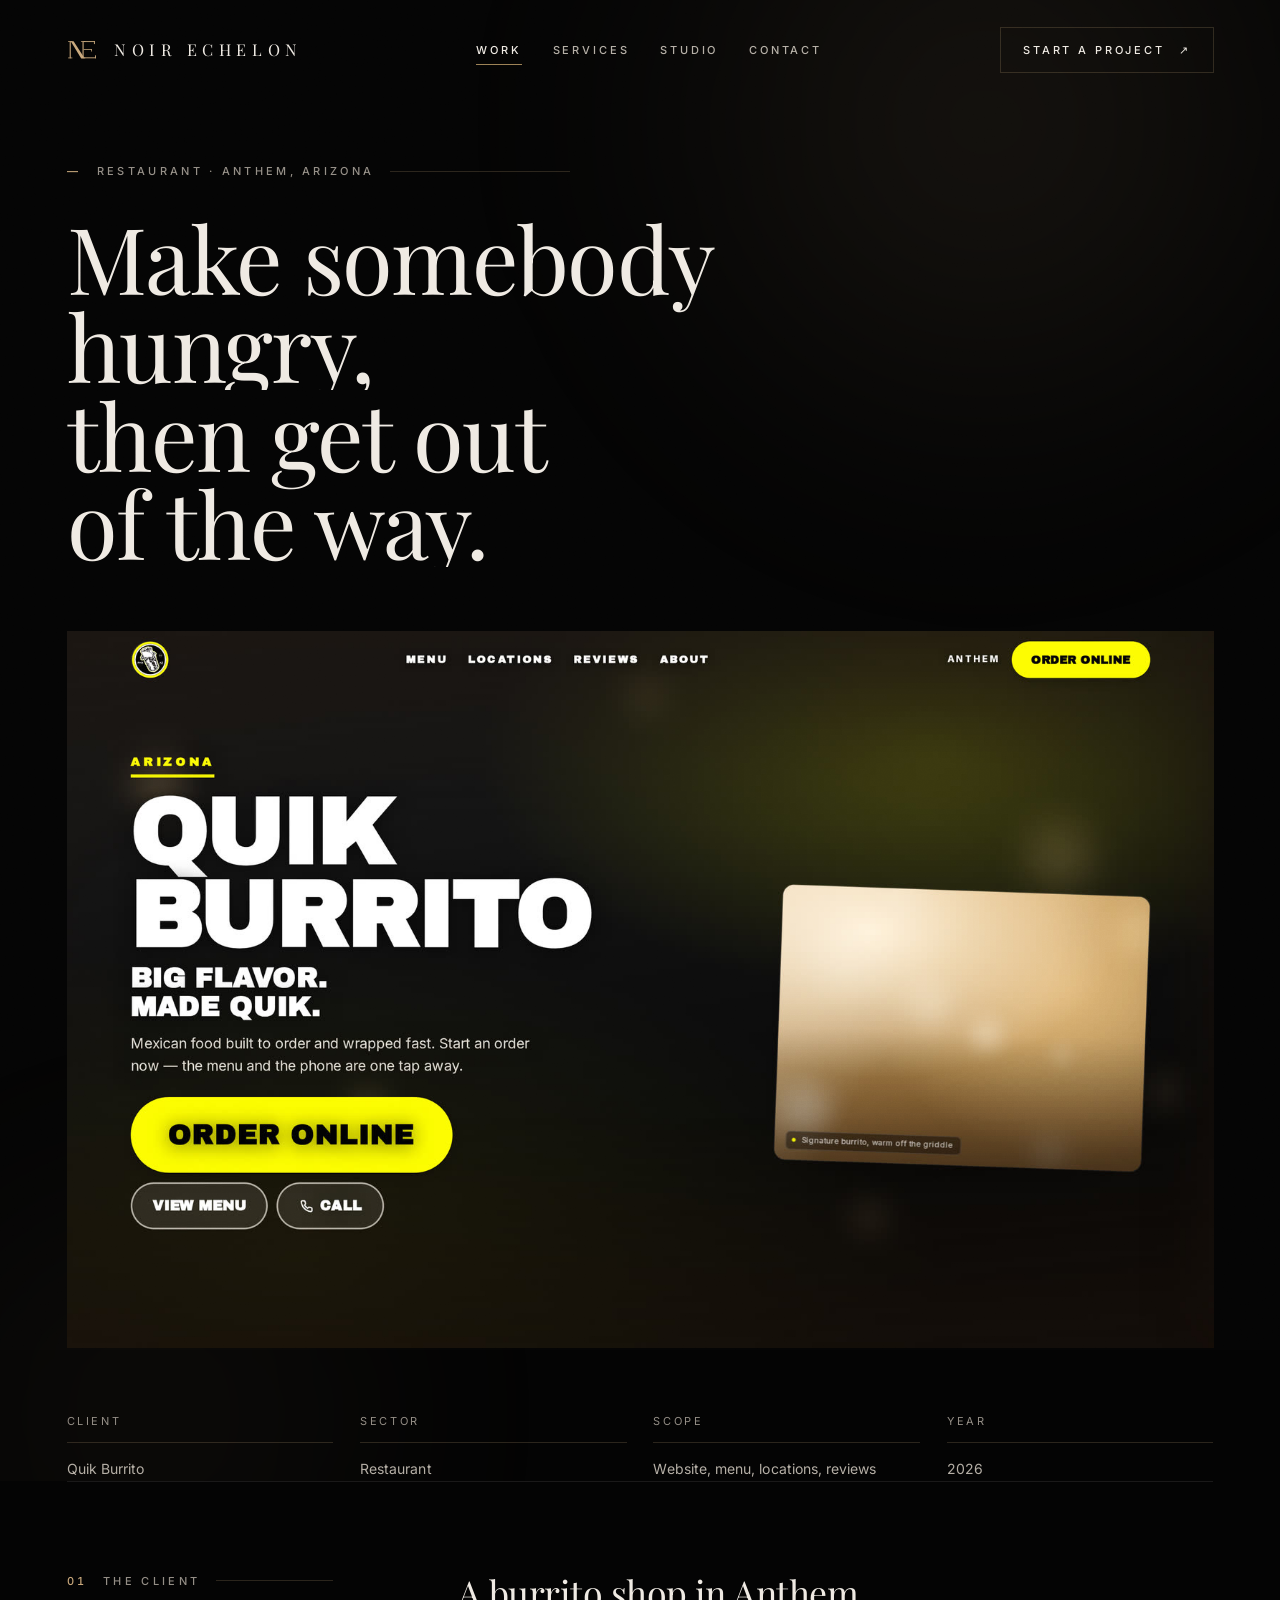
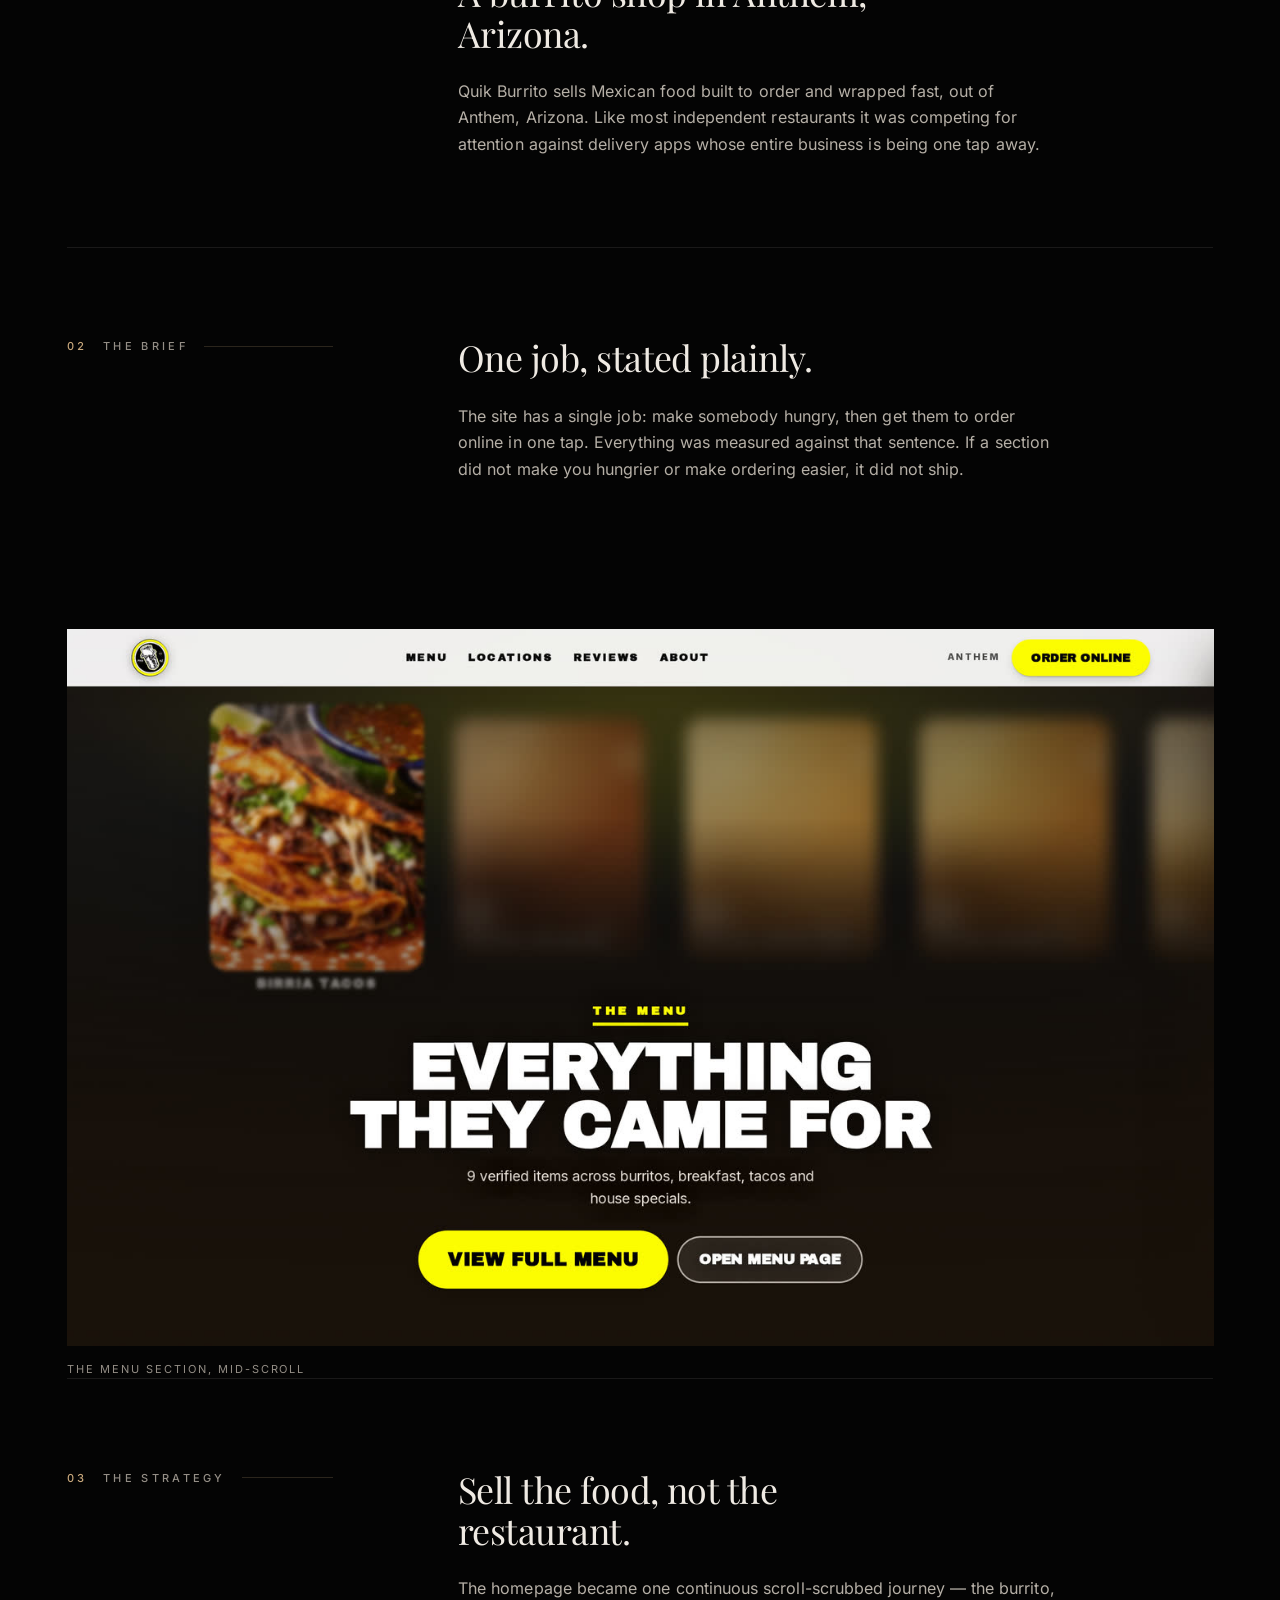
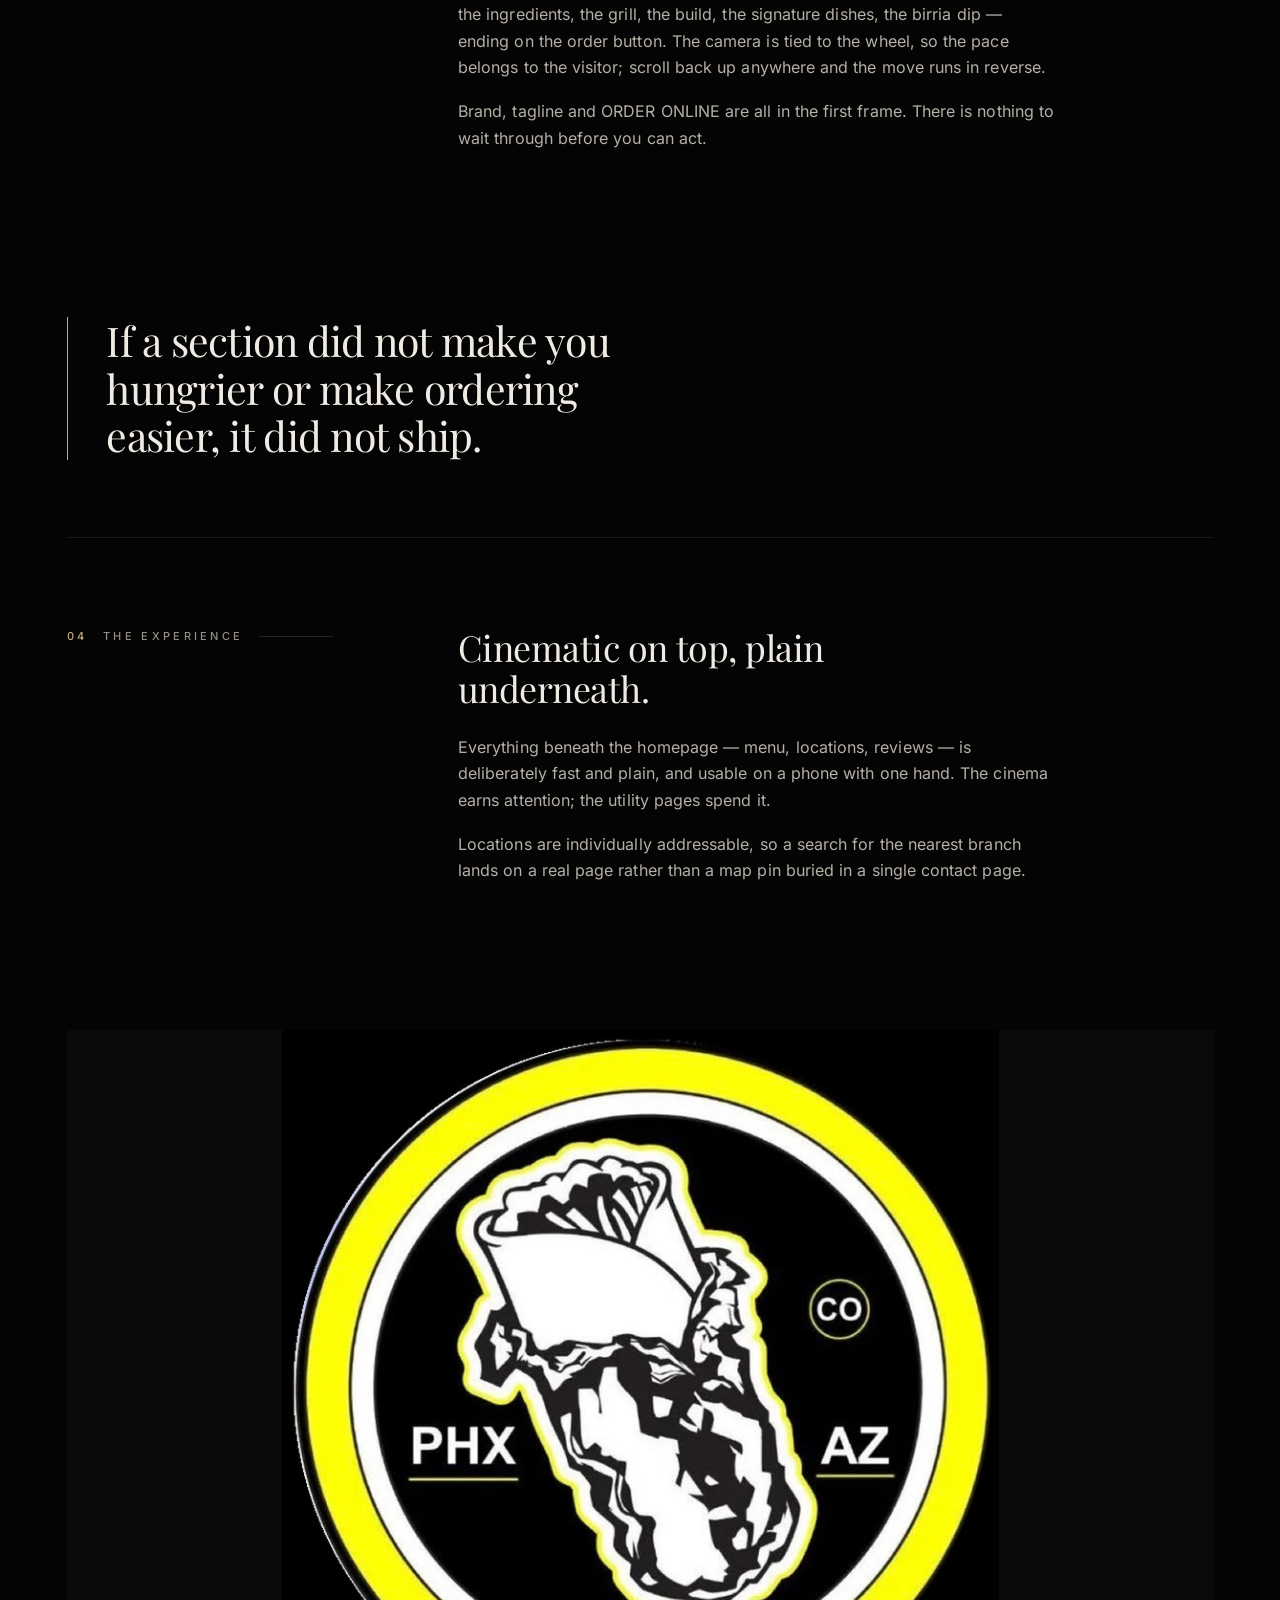
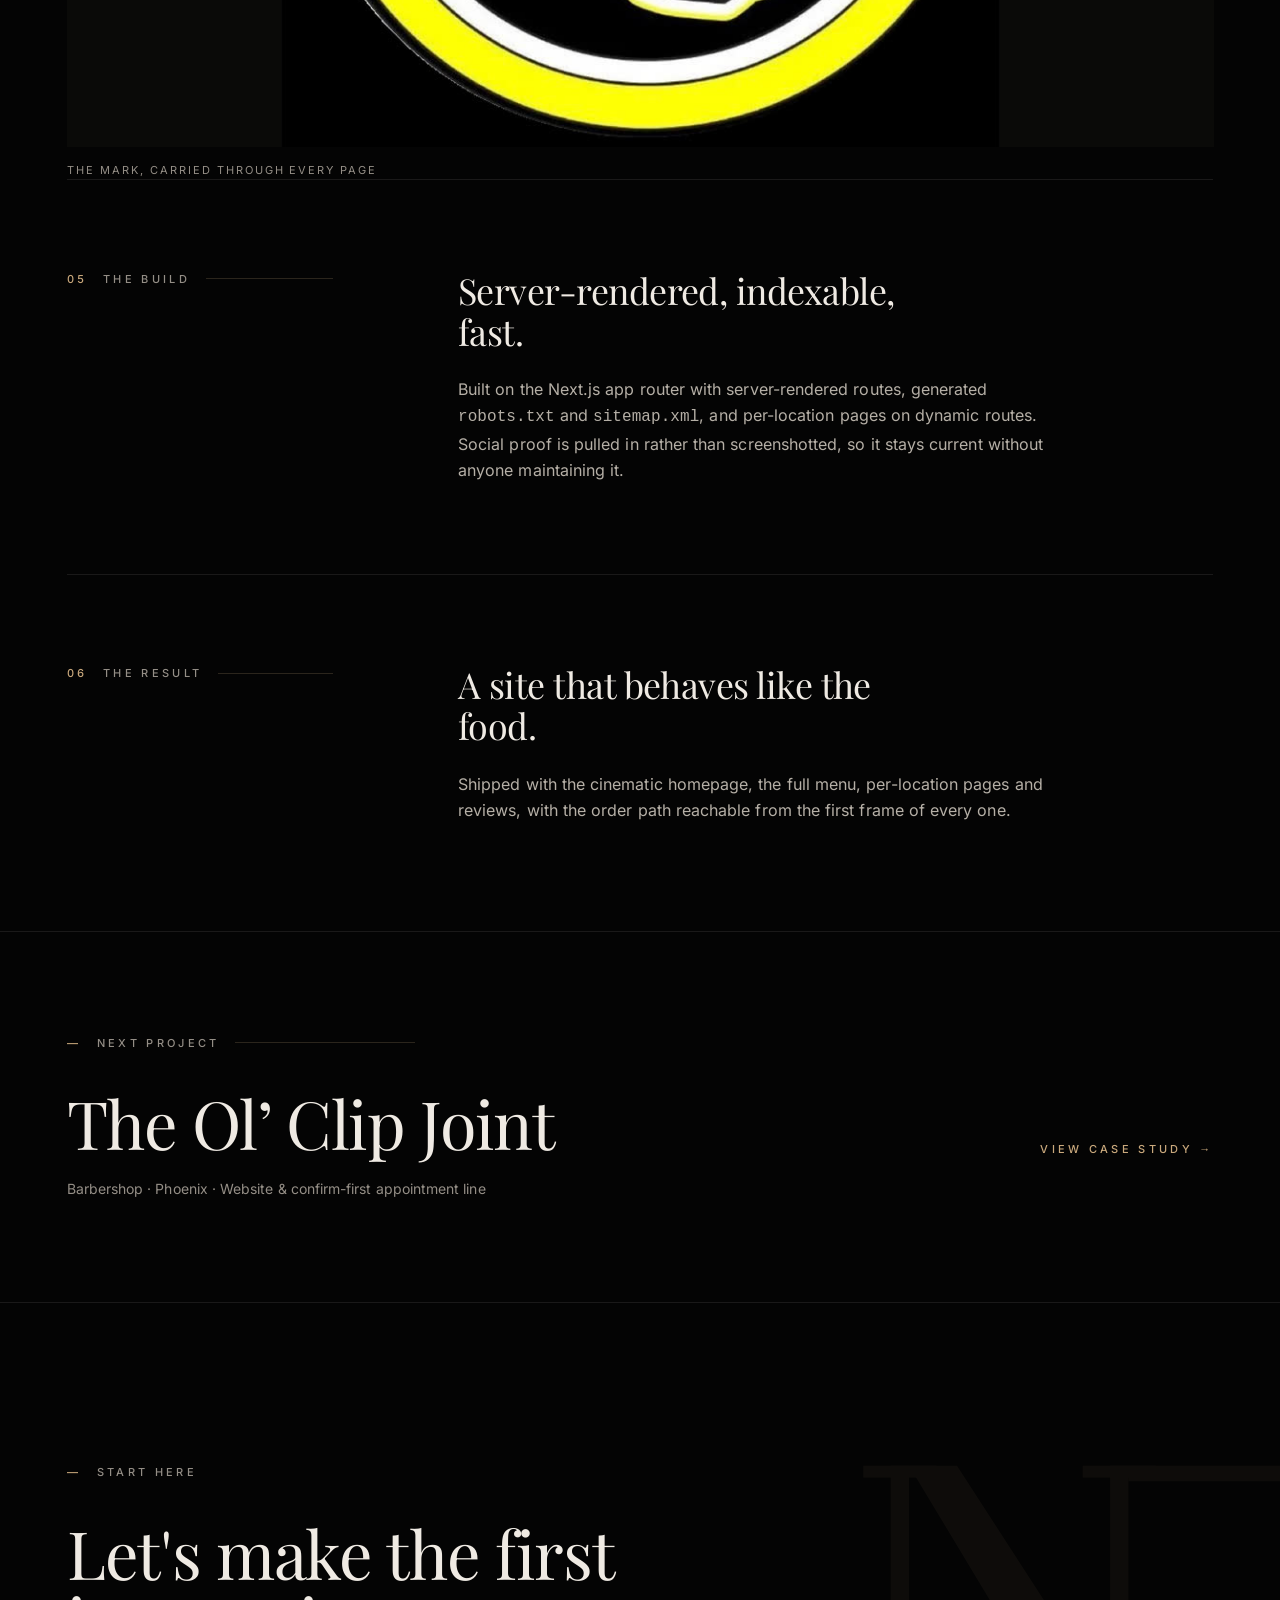
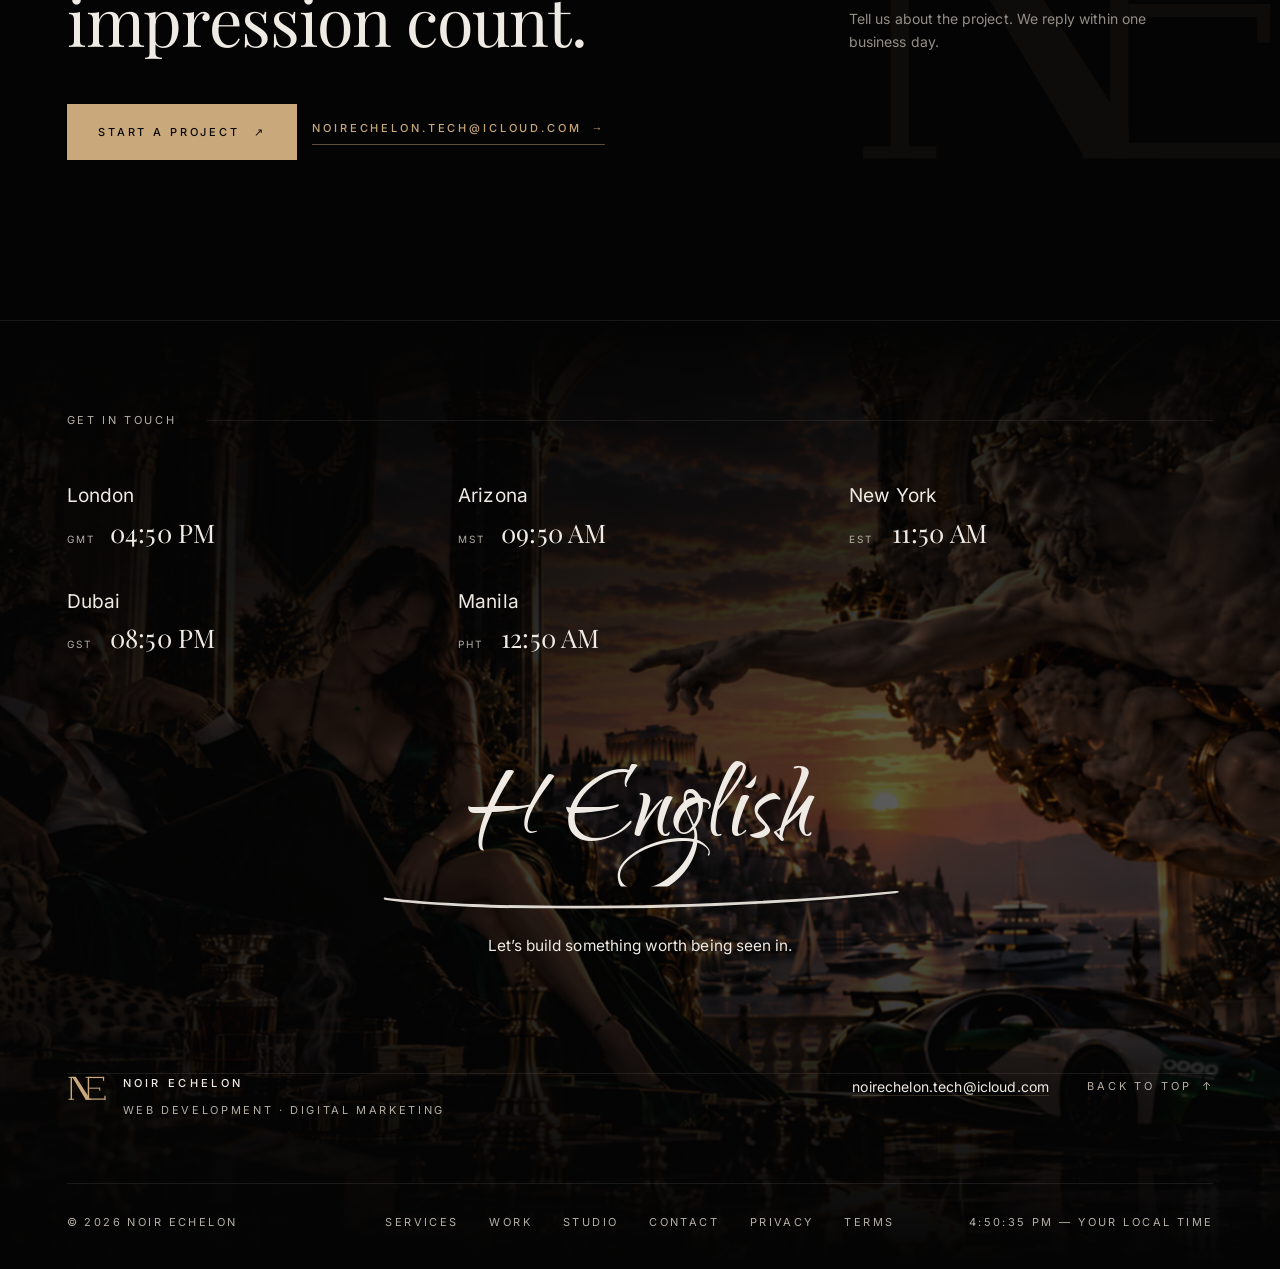
<file: work/quik-burrito.html>
<!doctype html>
<html lang="en" class="">
<head>
<meta charset="utf-8">
<meta name="viewport" content="width=device-width, initial-scale=1, viewport-fit=cover">
<title>Quik Burrito — Case Study | Noir Echelon</title>
<meta name="description" content="A conversion-first restaurant site whose homepage is one continuous scroll-scrubbed journey through the food, the kitchen and the people, ending on the order button.">
<link rel="canonical" href="https://noirechelon.tech/work/quik-burrito.html">
<meta name="theme-color" content="#040404">
<meta name="robots" content="index, follow, max-image-preview:large">

<meta property="og:type" content="article">
<meta property="og:site_name" content="Noir Echelon">
<meta property="og:title" content="Quik Burrito — Case Study | Noir Echelon">
<meta property="og:description" content="A conversion-first restaurant site whose homepage is one continuous scroll-scrubbed journey through the food, the kitchen and the people, ending on the order button.">
<meta property="og:url" content="https://noirechelon.tech/work/quik-burrito.html">
<meta property="og:image" content="https://noirechelon.tech/assets/img/og-cover.png">
<meta property="og:image:width" content="1200">
<meta property="og:image:height" content="630">
<meta property="og:image:alt" content="Noir Echelon — web development and digital marketing">
<meta name="twitter:card" content="summary_large_image">
<meta name="twitter:title" content="Quik Burrito — Case Study | Noir Echelon">
<meta name="twitter:description" content="A conversion-first restaurant site whose homepage is one continuous scroll-scrubbed journey through the food, the kitchen and the people, ending on the order button.">
<meta name="twitter:image" content="https://noirechelon.tech/assets/img/og-cover.png">

<link rel="icon" href="../assets/img/favicon.svg" type="image/svg+xml">
<link rel="apple-touch-icon" href="../assets/img/apple-touch-icon.png">
<link rel="manifest" href="../site.webmanifest">

<link rel="preload" href="../assets/fonts/playfair-display.woff2" as="font" type="font/woff2" crossorigin>
<link rel="preload" href="../assets/fonts/inter.woff2" as="font" type="font/woff2" crossorigin>
<link rel="stylesheet" href="../assets/css/noir.css">
<script src="../assets/js/noir.js" defer></script>

</head>
<body class="">
<a class="skip-link" href="#main">Skip to content</a>
<span id="top"></span>
<div class="grain" aria-hidden="true"></div>
<div class="loader" role="presentation">
  <div class="loader__glow" aria-hidden="true"></div>
  <div class="loader__inner">
    <div class="loader__mark"><svg class="ne-mark" viewBox="0 0 112 80" fill="currentColor" aria-hidden="true" focusable="false"><g><rect x="10" y="8" width="4" height="64"/><rect x="4" y="8" width="16" height="2.6"/><rect x="4" y="69.4" width="16" height="2.6"/><polygon points="14,8 24.5,8 62,66 62,72 52.5,72"/><rect x="58" y="8" width="4" height="64"/><rect x="52" y="8" width="16" height="2.6"/><rect x="52" y="69.4" width="16" height="2.6"/><rect x="62" y="8" width="42" height="3.4"/><rect x="100.6" y="8" width="3.4" height="11"/><rect x="62" y="38.3" width="31" height="2.8"/><rect x="90.2" y="38.3" width="2.8" height="8.4"/><rect x="62" y="68.6" width="46" height="3.4"/><rect x="104.6" y="61" width="3.4" height="11"/></g></svg></div>
    <p class="loader__word">Noir Echelon</p>
    <div class="loader__bar" aria-hidden="true"><i></i></div>
  </div>
</div>
<header class="site-head">
  <div class="shell site-head__inner">
    <a class="brand" href="../index.html" aria-label="Noir Echelon — home">
      <span class="brand__mark"><svg class="ne-mark" viewBox="0 0 112 80" fill="currentColor" aria-hidden="true" focusable="false"><g><rect x="10" y="8" width="4" height="64"/><rect x="4" y="8" width="16" height="2.6"/><rect x="4" y="69.4" width="16" height="2.6"/><polygon points="14,8 24.5,8 62,66 62,72 52.5,72"/><rect x="58" y="8" width="4" height="64"/><rect x="52" y="8" width="16" height="2.6"/><rect x="52" y="69.4" width="16" height="2.6"/><rect x="62" y="8" width="42" height="3.4"/><rect x="100.6" y="8" width="3.4" height="11"/><rect x="62" y="38.3" width="31" height="2.8"/><rect x="90.2" y="38.3" width="2.8" height="8.4"/><rect x="62" y="68.6" width="46" height="3.4"/><rect x="104.6" y="61" width="3.4" height="11"/></g></svg></span>
      <span class="brand__type">Noir Echelon</span>
    </a>

    <nav class="nav nav--desk" aria-label="Primary">
        <a class="nav-link" href="../work.html" aria-current="page">Work</a>
        <a class="nav-link" href="../services.html">Services</a>
        <a class="nav-link" href="../studio.html">Studio</a>
        <a class="nav-link" href="../contact.html">Contact</a>
    </nav>

    <a class="btn btn--sm nav__cta" href="../contact.html" data-magnetic="0.18">
      <span>Start a project</span><span class="arrow" aria-hidden="true">&#8599;</span>
    </a>

    <button class="menu-btn" type="button" aria-expanded="false" aria-controls="site-menu">
      <span class="menu-btn__label">Menu</span>
      <span class="menu-btn__bars" aria-hidden="true"><i></i><i></i></span>
    </button>
  </div>
</header>

<div class="menu" id="site-menu" aria-hidden="true">
  <nav aria-label="Menu">
    <ul class="menu__list">
        <li class="menu__item"><a class="menu__link" href="../work.html"><i>01</i>Work</a></li>
        <li class="menu__item"><a class="menu__link" href="../services.html"><i>02</i>Services</a></li>
        <li class="menu__item"><a class="menu__link" href="../studio.html"><i>03</i>Studio</a></li>
        <li class="menu__item"><a class="menu__link" href="../contact.html"><i>04</i>Contact</a></li>
    </ul>
  </nav>
  <div class="menu__cta">
    <a class="btn btn--solid" href="../contact.html"><span>Start a project</span><span class="arrow" aria-hidden="true">&#8599;</span></a>
  </div>
  <div class="menu__foot">
    <a class="micro dim" href="mailto:noirechelon.tech@icloud.com">noirechelon.tech@icloud.com</a>
    <span class="micro dim">Web Development &amp; Digital Marketing</span>
  </div>
</div>
<main id="main">
<article>
<section class="case-hero">
  <div class="ambient" aria-hidden="true"></div>
  <div class="shell" style="position:relative;z-index:2">
    <p class="eyebrow is-in"><span class="idx">&mdash;</span> Restaurant &middot; Anthem, Arizona</p>
    <div class="grid case-hero__title">
      <div class="col-9">
        <h1 class="h1 is-in"><span class="reveal-line" style="--d:0ms"><span>Make somebody hungry,</span></span><span class="reveal-line" style="--d:110ms"><span>then get out of the way.</span></span></h1>
      </div>
    </div>
    <div class="case-hero__frame" data-reveal="mask">
      <img src="../assets/img/work/quik-burrito-cover.jpg" alt="The Quik Burrito homepage — Big Flavor. Made Quik. — with Order Online in the first frame"
           width="1600" height="1000" decoding="async" fetchpriority="high">
    </div>
    <dl class="case-meta" data-stagger="80"><div><dt>Client</dt><dd>Quik Burrito</dd></div><div><dt>Sector</dt><dd>Restaurant</dd></div><div><dt>Scope</dt><dd>Website, menu, locations, reviews</dd></div><div><dt>Year</dt><dd>2026</dd></div></dl>
  </div>
</section>

<div class="shell">
  <h2 class="sr-only">The engagement, chapter by chapter</h2>
  
<section class="chapter">
  <div class="chapter__label">
    <p class="eyebrow"><span class="idx">01</span> The client</p>
  </div>
  <div class="chapter__body">
    <h3 data-reveal>A burrito shop in Anthem, Arizona.</h3>
    <div data-reveal style="--d:100ms"><p class="body-copy">Quik Burrito sells Mexican food built to order and wrapped fast, out of Anthem, Arizona. Like most independent restaurants it was competing for attention against delivery apps whose entire business is being one tap away.</p></div>
  </div>
</section>
<section class="chapter">
  <div class="chapter__label">
    <p class="eyebrow"><span class="idx">02</span> The brief</p>
  </div>
  <div class="chapter__body">
    <h3 data-reveal>One job, stated plainly.</h3>
    <div data-reveal style="--d:100ms"><p class="body-copy">The site has a single job: make somebody hungry, then get them to order online in one tap. Everything was measured against that sentence. If a section did not make you hungrier or make ordering easier, it did not ship.</p></div>
  </div>
</section>
<figure class="figure" data-reveal>
  <img src="../assets/img/work/quik-burrito-menu.jpg" alt="The menu section, mid-scroll"
       loading="lazy" decoding="async" width="1400" height="875">
  <figcaption>The menu section, mid-scroll</figcaption>
</figure>
<section class="chapter">
  <div class="chapter__label">
    <p class="eyebrow"><span class="idx">03</span> The strategy</p>
  </div>
  <div class="chapter__body">
    <h3 data-reveal>Sell the food, not the restaurant.</h3>
    <div data-reveal style="--d:100ms"><p class="body-copy">The homepage became one continuous scroll-scrubbed journey &mdash; the burrito, the ingredients, the grill, the build, the signature dishes, the birria dip &mdash; ending on the order button. The camera is tied to the wheel, so the pace belongs to the visitor; scroll back up anywhere and the move runs in reverse.</p><p class="body-copy">Brand, tagline and ORDER ONLINE are all in the first frame. There is nothing to wait through before you can act.</p></div>
  </div>
</section>
<div class="section--tight" style="padding-block:clamp(48px,6vw,88px)">
  <p class="pull" data-reveal>If a section did not make you hungrier or make ordering easier, it did not ship.</p>
</div>
<section class="chapter">
  <div class="chapter__label">
    <p class="eyebrow"><span class="idx">04</span> The experience</p>
  </div>
  <div class="chapter__body">
    <h3 data-reveal>Cinematic on top, plain underneath.</h3>
    <div data-reveal style="--d:100ms"><p class="body-copy">Everything beneath the homepage &mdash; menu, locations, reviews &mdash; is deliberately fast and plain, and usable on a phone with one hand. The cinema earns attention; the utility pages spend it.</p><p class="body-copy">Locations are individually addressable, so a search for the nearest branch lands on a real page rather than a map pin buried in a single contact page.</p></div>
  </div>
</section>
<figure class="figure" data-reveal>
  <img src="../assets/img/work/quik-burrito-brand.jpg" alt="The mark, carried through every page"
       loading="lazy" decoding="async" width="1200" height="750">
  <figcaption>The mark, carried through every page</figcaption>
</figure>
<section class="chapter">
  <div class="chapter__label">
    <p class="eyebrow"><span class="idx">05</span> The build</p>
  </div>
  <div class="chapter__body">
    <h3 data-reveal>Server-rendered, indexable, fast.</h3>
    <div data-reveal style="--d:100ms"><p class="body-copy">Built on the Next.js app router with server-rendered routes, generated <code>robots.txt</code> and <code>sitemap.xml</code>, and per-location pages on dynamic routes. Social proof is pulled in rather than screenshotted, so it stays current without anyone maintaining it.</p></div>
  </div>
</section>
<section class="chapter">
  <div class="chapter__label">
    <p class="eyebrow"><span class="idx">06</span> The result</p>
  </div>
  <div class="chapter__body">
    <h3 data-reveal>A site that behaves like the food.</h3>
    <div data-reveal style="--d:100ms"><p class="body-copy">Shipped with the cinematic homepage, the full menu, per-location pages and reviews, with the order path reachable from the first frame of every one.</p><p class="body-copy"><!-- Add verified commercial outcomes here once they can be evidenced. --></p></div>
  </div>
</section>
</div>
</article>

<a class="next-case" href="../work/ol-clip-joint.html" data-cursor="view">
  <div class="shell">
    <p class="eyebrow is-in"><span class="idx">&mdash;</span> Next project</p>
    <div class="flex between items-end wrap gap-m mt-m">
      <h2 class="next-case__title">The Ol&rsquo; Clip Joint</h2>
      <span class="micro gold nowrap">View case study <span class="arrow" aria-hidden="true">&#8594;</span></span>
    </div>
    <p class="dim mt-s" style="font-size:var(--fs-small)">Barbershop &middot; Phoenix &middot; Website &amp; confirm-first appointment line</p>
  </div>
</a>
</main>
<section class="section cta-band">
  <div class="cta-band__mark" aria-hidden="true"><svg class="ne-mark" viewBox="0 0 112 80" fill="currentColor" aria-hidden="true" focusable="false"><g><rect x="10" y="8" width="4" height="64"/><rect x="4" y="8" width="16" height="2.6"/><rect x="4" y="69.4" width="16" height="2.6"/><polygon points="14,8 24.5,8 62,66 62,72 52.5,72"/><rect x="58" y="8" width="4" height="64"/><rect x="52" y="8" width="16" height="2.6"/><rect x="52" y="69.4" width="16" height="2.6"/><rect x="62" y="8" width="42" height="3.4"/><rect x="100.6" y="8" width="3.4" height="11"/><rect x="62" y="38.3" width="31" height="2.8"/><rect x="90.2" y="38.3" width="2.8" height="8.4"/><rect x="62" y="68.6" width="46" height="3.4"/><rect x="104.6" y="61" width="3.4" height="11"/></g></svg></div>
  <div class="shell cta-band__inner">
    <div class="grid">
      <div class="col-7">
        <p class="eyebrow"><span class="idx">—</span> Start here</p>
        <h2 class="cta-band__title mt-m" data-reveal>Let's make the first<br>impression count.</h2>
      </div>
      <div class="col-4 start-9 flex items-end">
        <p class="dim" style="font-size:var(--fs-small);max-width:34ch" data-reveal>Tell us about the project. We reply within one business day.</p>
      </div>
    </div>
    <div class="cta-band__actions">
      <a class="btn btn--solid" href="../contact.html" data-magnetic="0.2"><span>Start a project</span><span class="arrow" aria-hidden="true">&#8599;</span></a>
      <a class="link" href="mailto:noirechelon.tech@icloud.com">noirechelon.tech@icloud.com <span class="arrow" aria-hidden="true">&#8594;</span></a>
    </div>
  </div>
</section>
<footer class="site-foot">
  <div class="site-foot__scene" aria-hidden="true">
    <img src="../assets/img/foot-scene.jpg"
         srcset="../assets/img/foot-scene-900.jpg 900w, ../assets/img/foot-scene.jpg 1600w"
         sizes="100vw" alt="" width="1600" height="900" loading="lazy" decoding="async">
  </div>
  <div class="shell">
    <div class="foot-eyebrow">
      <p class="foot-eyebrow__label">Get in touch</p>
      <span class="foot-eyebrow__rule" aria-hidden="true"></span>
    </div>

    <div class="clocks">
        <div class="clock">
          <p class="clock__city">London</p>
          <p class="clock__read">
            <span class="clock__zone" data-zone></span>
            <span class="clock__time" data-tz="Europe/London"><span class="sr-only">Local time in London</span>--:-- --</span>
          </p>
        </div>
        <div class="clock">
          <p class="clock__city">Arizona</p>
          <p class="clock__read">
            <span class="clock__zone" data-zone></span>
            <span class="clock__time" data-tz="America/Phoenix"><span class="sr-only">Local time in Arizona</span>--:-- --</span>
          </p>
        </div>
        <div class="clock">
          <p class="clock__city">New York</p>
          <p class="clock__read">
            <span class="clock__zone" data-zone></span>
            <span class="clock__time" data-tz="America/New_York"><span class="sr-only">Local time in New York</span>--:-- --</span>
          </p>
        </div>
        <div class="clock">
          <p class="clock__city">Dubai</p>
          <p class="clock__read">
            <span class="clock__zone" data-zone></span>
            <span class="clock__time" data-tz="Asia/Dubai"><span class="sr-only">Local time in Dubai</span>--:-- --</span>
          </p>
        </div>
        <div class="clock">
          <p class="clock__city">Manila</p>
          <p class="clock__read">
            <span class="clock__zone" data-zone></span>
            <span class="clock__time" data-tz="Asia/Manila"><span class="sr-only">Local time in Manila</span>--:-- --</span>
          </p>
        </div>
      </div>

    <div class="foot-sign" data-sign>
      <p class="foot-sign__name">H English</p>
      <span class="foot-sign__swash" aria-hidden="true">
        <svg viewBox="0 0 700 46" preserveAspectRatio="none" focusable="false">
          <path d="M8,26 C130,46 430,48 694,14 C700,14 700,17 694,18 C430,54 128,52 8,30 C4,29 4,25 8,26 Z"/>
        </svg>
      </span>
      <p class="foot-sign__line">Let&rsquo;s build something worth being seen in.</p>
    </div>

    <div class="foot-rule" aria-hidden="true"></div>

    <div class="foot-head">
      <div class="foot-id">
        <span class="foot-id__mark"><svg class="ne-mark" viewBox="0 0 112 80" fill="currentColor" aria-hidden="true" focusable="false"><g><rect x="10" y="8" width="4" height="64"/><rect x="4" y="8" width="16" height="2.6"/><rect x="4" y="69.4" width="16" height="2.6"/><polygon points="14,8 24.5,8 62,66 62,72 52.5,72"/><rect x="58" y="8" width="4" height="64"/><rect x="52" y="8" width="16" height="2.6"/><rect x="52" y="69.4" width="16" height="2.6"/><rect x="62" y="8" width="42" height="3.4"/><rect x="100.6" y="8" width="3.4" height="11"/><rect x="62" y="38.3" width="31" height="2.8"/><rect x="90.2" y="38.3" width="2.8" height="8.4"/><rect x="62" y="68.6" width="46" height="3.4"/><rect x="104.6" y="61" width="3.4" height="11"/></g></svg></span>
        <div>
          <p class="foot-id__name">Noir Echelon</p>
          <p class="foot-id__tag">Web development &middot; Digital marketing</p>
        </div>
      </div>
      <div class="foot-reach">
        <a class="foot-mail" href="mailto:noirechelon.tech@icloud.com">noirechelon.tech@icloud.com</a>
        <a class="to-top" href="#top">Back to top <span class="arrow" aria-hidden="true">&#8593;</span></a>
      </div>
    </div>

    <div class="foot-rule" aria-hidden="true"></div>

    <div class="foot-base">
      <span>&copy; <span data-year>2026</span> Noir Echelon</span>
      <nav aria-label="Footer">
        <a href="../services.html">Services</a>
        <a href="../work.html">Work</a>
        <a href="../studio.html">Studio</a>
        <a href="../contact.html">Contact</a>
        <a href="../privacy.html">Privacy</a>
        <a href="../terms.html">Terms</a>
      </nav>
      <span class="foot-base__end" data-localtime></span>
    </div>
  </div>
</footer>
</body>
</html>
</file>
<file: assets/css/noir.css>
/* ==========================================================================
   NOIR ECHELON — Design System
   Foundations · Typography · Layout · Components · Motion
   Author: Noir Echelon Studio
   ========================================================================== */

/* --------------------------------------------------------------------------
   00 — FONTS (self-hosted, latin subset, woff2 only)
   -------------------------------------------------------------------------- */
@font-face {
  font-family: 'Playfair Display';
  src: url('../fonts/playfair-display.woff2') format('woff2');
  font-weight: 400 700;
  font-style: normal;
  font-display: swap;
  unicode-range: U+0000-00FF, U+0131, U+0152-0153, U+02BB-02BC, U+2000-206F, U+2074, U+20AC, U+2122, U+2191, U+2193, U+2212, U+2215;
}
@font-face {
  font-family: 'Playfair Display';
  src: url('../fonts/playfair-display-italic.woff2') format('woff2');
  font-weight: 400 600;
  font-style: italic;
  font-display: swap;
  unicode-range: U+0000-00FF, U+0131, U+0152-0153, U+02BB-02BC, U+2000-206F, U+2074, U+20AC, U+2122, U+2191, U+2193, U+2212, U+2215;
}
@font-face {
  font-family: 'Inter';
  src: url('../fonts/inter.woff2') format('woff2');
  font-weight: 100 900;
  font-style: normal;
  font-display: swap;
  unicode-range: U+0000-00FF, U+0131, U+0152-0153, U+02BB-02BC, U+2000-206F, U+2074, U+20AC, U+2122, U+2191, U+2193, U+2212, U+2215;
}

/* --------------------------------------------------------------------------
   01 — TOKENS
   -------------------------------------------------------------------------- */
:root {
  /* Tonal depth: black is an environment, not a background */
  --void:        #040404;
  --noir-2:      #0D0D0E;

  /* Light */
  --bone:        #EFEAE3;
  --bone-dim:    #B5AFA6;
  --muted:       #948E86;

  /* Champagne — used like jewelry */
  --gold:        #C9A87C;
  --gold-hi:     #E9D6B3;
  --gold-lo:     #9B8055;

  /* Paper — the light half of the system */
  --paper:       #F3F0EA;
  --paper-2:     #EAE5DC;
  --paper-ink:   #14100E;
  --paper-dim:   #4C453E;
  --paper-mute:  #6E665D;
  --bronze:      #7C5D3C;
  --bronze-hi:   #99764E;

  /* Semantic aliases — components read these, sections redefine them */
  --bg:     var(--void);
  --fg:     var(--bone);
  --fg-2:   var(--bone-dim);
  --fg-3:   var(--muted);
  --accent: var(--gold);
  --accent-hi: var(--gold-hi);
  --on-accent: #0A0805;
  --hair:   var(--line-soft);
  --hair-2: var(--line);

  /* Structure */
  --line:        rgba(201, 168, 124, 0.20);
  --line-soft:   rgba(239, 234, 227, 0.09);
  --line-hard:   rgba(201, 168, 124, 0.42);

  /* Type */
  --serif: 'Playfair Display', 'Hoefler Text', 'Times New Roman', Times, serif;
  --sans:  'Inter', -apple-system, BlinkMacSystemFont, 'Segoe UI', Helvetica, Arial, sans-serif;

  --fs-display:  clamp(3.25rem, 10.4vw, 10rem);
  --fs-h1:       clamp(2.75rem, 7.2vw, 6.75rem);
  --fs-h2:       clamp(2.25rem, 5.2vw, 4.5rem);
  --fs-h3:       clamp(1.75rem, 3.2vw, 2.75rem);
  --fs-lead:     clamp(1.125rem, 1.55vw, 1.4rem);
  --fs-body:     clamp(1rem, 1.05vw, 1.0625rem);
  --fs-small:    0.875rem;
  --fs-micro:    0.6875rem;

  /* Rhythm */
  --gutter:  clamp(22px, 5.2vw, 76px);
  --section: clamp(92px, 12.5vw, 200px);
  --gap:     clamp(18px, 2.1vw, 32px);
  --maxw:    1560px;

  /* Motion */
  --ease:        cubic-bezier(0.22, 1, 0.36, 1);
  --ease-inout:  cubic-bezier(0.65, 0, 0.35, 1);
  --t-fast:      220ms;
  --t-med:       420ms;
  --t-slow:      760ms;

  color-scheme: dark;
}

/* --------------------------------------------------------------------------
   02 — RESET
   -------------------------------------------------------------------------- */
*, *::before, *::after { box-sizing: border-box; }
* { margin: 0; padding: 0; }

html {
  -webkit-text-size-adjust: 100%;
  scroll-behavior: smooth;
  scrollbar-color: var(--gold-lo) var(--void);
}
@media (prefers-reduced-motion: reduce) { html { scroll-behavior: auto; } }

body {
  background: var(--void);
  color: var(--bone);
  font-family: var(--sans);
  font-size: var(--fs-body);
  line-height: 1.65;
  font-weight: 400;
  letter-spacing: 0.004em;
  -webkit-font-smoothing: antialiased;
  -moz-osx-font-smoothing: grayscale;
  overflow-x: hidden;
  text-rendering: optimizeLegibility;
}
body.is-locked { overflow: hidden; }

img, svg, video { display: block; max-width: 100%; height: auto; }
button, input, select, textarea { font: inherit; color: inherit; background: none; border: none; }
button { cursor: pointer; }
a { color: inherit; text-decoration: none; }
ul, ol { list-style: none; }

::selection { background: var(--gold); color: #0A0805; }
::-webkit-scrollbar { width: 10px; height: 10px; }
::-webkit-scrollbar-track { background: var(--void); }
::-webkit-scrollbar-thumb { background: #2A2520; border: 3px solid var(--void); border-radius: 10px; }
::-webkit-scrollbar-thumb:hover { background: var(--gold-lo); }

:focus { outline: none; }
:focus-visible {
  outline: 1px solid var(--gold);
  outline-offset: 4px;
}

.skip-link {
  position: fixed; top: -100px; left: 24px; z-index: 999;
  background: var(--gold); color: #0A0805;
  padding: 12px 20px; font-size: var(--fs-micro);
  letter-spacing: 0.22em; text-transform: uppercase;
  transition: top var(--t-fast) var(--ease);
}
.skip-link:focus { top: 24px; }

.sr-only {
  position: absolute; width: 1px; height: 1px; padding: 0; margin: -1px;
  overflow: hidden; clip: rect(0 0 0 0); white-space: nowrap; border: 0;
}

/* --------------------------------------------------------------------------
   03 — TYPOGRAPHY
   -------------------------------------------------------------------------- */
.display, .h1, .h2, .h3 {
  font-family: var(--serif);
  font-weight: 300;
  letter-spacing: -0.018em;
  line-height: 0.96;
  text-wrap: balance;
}
.display { font-size: var(--fs-display); line-height: 0.88; letter-spacing: -0.028em; }
.h1 { font-size: var(--fs-h1); }
.h2 { font-size: var(--fs-h2); line-height: 1.0; }
.h3 { font-size: var(--fs-h3); line-height: 1.08; letter-spacing: -0.012em; }

.italic { font-style: italic; }
.gold { color: var(--accent); }
.dim  { color: var(--fg-3); }

.lead {
  font-size: var(--fs-lead);
  line-height: 1.55;
  color: var(--fg-2);
  max-width: 46ch;
  font-weight: 400;
}
.body-copy { color: var(--fg-2); max-width: 62ch; }
.body-copy + .body-copy { margin-top: 1.1em; }

.micro {
  font-family: var(--sans);
  font-size: var(--fs-micro);
  text-transform: uppercase;
  letter-spacing: 0.3em;
  font-weight: 500;
  line-height: 1.4;
}

/* Eyebrow: index number + hairline + label */
.eyebrow {
  display: flex;
  align-items: center;
  gap: 16px;
  font-family: var(--sans);
  font-size: var(--fs-micro);
  text-transform: uppercase;
  letter-spacing: 0.3em;
  font-weight: 500;
  color: var(--fg-3);
}
.eyebrow .idx { color: var(--accent); font-variant-numeric: tabular-nums; }
.eyebrow::after {
  content: '';
  flex: 1 1 auto;
  height: 1px;
  background: var(--hair-2);
  transform: scaleX(0);
  transform-origin: left;
  transition: transform 1s var(--ease) 120ms;
  max-width: 180px;
}
.is-in .eyebrow::after, .eyebrow.is-in::after { transform: scaleX(1); }
@media (max-width: 640px) {
  .eyebrow { gap: 12px; align-items: flex-start; }
  .eyebrow::after { display: none; }
}

/* --------------------------------------------------------------------------
   04 — LAYOUT
   -------------------------------------------------------------------------- */
.shell {
  width: 100%;
  max-width: var(--maxw);
  margin-inline: auto;
  padding-inline: var(--gutter);
}
.section { padding-block: var(--section); position: relative; }
.section--tight { padding-block: clamp(64px, 8vw, 120px); }

.grid {
  display: grid;
  grid-template-columns: repeat(12, minmax(0, 1fr));
  gap: var(--gap);
}
/* `auto / span N` keeps the start line free so .start-* can place the column */
.col-2  { grid-column: auto / span 2; }  .col-3 { grid-column: auto / span 3; }
.col-4  { grid-column: auto / span 4; }  .col-5 { grid-column: auto / span 5; }
.col-6  { grid-column: auto / span 6; }  .col-7 { grid-column: auto / span 7; }
.col-8  { grid-column: auto / span 8; }  .col-9 { grid-column: auto / span 9; }
.col-10 { grid-column: auto / span 10; } .col-12 { grid-column: auto / span 12; }
.start-2 { grid-column-start: 2; } .start-3 { grid-column-start: 3; }
.start-4 { grid-column-start: 4; } .start-5 { grid-column-start: 5; }
.start-6 { grid-column-start: 6; } .start-7 { grid-column-start: 7; }
.start-8 { grid-column-start: 8; } .start-9 { grid-column-start: 9; }

@media (max-width: 960px) {
  .grid { grid-template-columns: repeat(6, minmax(0, 1fr)); }
  .col-2, .col-3, .col-4, .col-5, .col-6, .col-7, .col-8, .col-9, .col-10, .col-12 { grid-column: auto / span 6; }
  .start-2, .start-3, .start-4, .start-5,
  .start-6, .start-7, .start-8, .start-9 { grid-column-start: auto; }
}

/* Hairline rule that draws itself */
.rule {
  height: 1px;
  background: var(--hair);
  transform: scaleX(0);
  transform-origin: left;
  transition: transform 1.2s var(--ease);
}
.rule.is-in { transform: scaleX(1); }
.rule--gold { background: linear-gradient(90deg, var(--gold-lo), transparent 70%); }

/* --------------------------------------------------------------------------
   05 — ATMOSPHERE (grain + light pools)
   -------------------------------------------------------------------------- */
.grain {
  position: fixed; inset: -50%;
  pointer-events: none; z-index: 900;
  opacity: 0.16;
  background-image: url("data:image/svg+xml,%3Csvg xmlns='http://www.w3.org/2000/svg' width='200' height='200'%3E%3Cfilter id='n'%3E%3CfeTurbulence type='fractalNoise' baseFrequency='0.82' numOctaves='3' stitchTiles='stitch'/%3E%3CfeColorMatrix type='saturate' values='0'/%3E%3C/filter%3E%3Crect width='200' height='200' filter='url(%23n)' opacity='0.5'/%3E%3C/svg%3E");
  will-change: transform;
  animation: grainShift 6s steps(6) infinite;
  mix-blend-mode: overlay;
}
@keyframes grainShift {
  0%,100% { transform: translate(0,0); }
  20% { transform: translate(-1.5%, 1%); }
  40% { transform: translate(1%, -1.5%); }
  60% { transform: translate(-1%, -1%); }
  80% { transform: translate(1.5%, 1.5%); }
}

/* Warm light emerging from darkness */
.ambient {
  position: absolute; inset: 0;
  pointer-events: none; z-index: 0;
  overflow: hidden;
}
.ambient::before, .ambient::after {
  content: '';
  position: absolute;
  border-radius: 50%;
  filter: blur(90px);
}
.ambient::before {
  width: 70vw; height: 70vw; max-width: 900px; max-height: 900px;
  top: -22%; right: -12%;
  background: radial-gradient(circle, rgba(201,168,124,0.10), rgba(201,168,124,0.03) 45%, transparent 70%);
}
.ambient::after {
  width: 52vw; height: 52vw; max-width: 680px; max-height: 680px;
  bottom: -18%; left: -14%;
  background: radial-gradient(circle, rgba(201,168,124,0.055), transparent 68%);
}
.ambient--low::before { opacity: 0.55; }

/* --------------------------------------------------------------------------
   06 — REVEAL PRIMITIVES
   -------------------------------------------------------------------------- */
[data-reveal] {
  opacity: 0;
  transform: translate3d(0, 22px, 0);
  transition:
    opacity var(--t-slow) var(--ease) var(--d, 0ms),
    transform var(--t-slow) var(--ease) var(--d, 0ms);
  will-change: opacity, transform;
}
[data-reveal].is-in { opacity: 1; transform: none; }
[data-reveal="fade"] { transform: none; }
[data-reveal="mask"] {
  opacity: 1;
  clip-path: inset(0 0 100% 0);
  transform: none;
  transition: clip-path 1.15s var(--ease) var(--d, 0ms);
}
[data-reveal="mask"].is-in { clip-path: inset(0 0 0 0); }

/* Line-by-line headline reveal */
.reveal-line { display: block; overflow: hidden; }
.reveal-line > span {
  display: block;
  transform: translate3d(0, 110%, 0);
  transition: transform 1.05s var(--ease) var(--d, 0ms);
  will-change: transform;
}
.is-in .reveal-line > span, .reveal-line.is-in > span { transform: none; }

@media (prefers-reduced-motion: reduce) {
  [data-reveal], .reveal-line > span, .rule, .eyebrow::after {
    opacity: 1 !important;
    transform: none !important;
    clip-path: none !important;
    transition: none !important;
  }
  .grain { animation: none; }
}

/* --------------------------------------------------------------------------
   07 — CINEMATIC LOADER
   -------------------------------------------------------------------------- */
.loader {
  position: fixed; inset: 0; z-index: 1000;
  background: var(--void);
  display: grid; place-items: center;
  transition: opacity 640ms var(--ease), visibility 640ms;
}
.loader[hidden] { display: none; }
.loader.is-done { opacity: 0; visibility: hidden; pointer-events: none; }
.loader__glow {
  position: absolute;
  width: 62vw; height: 62vw; max-width: 760px; max-height: 760px;
  background: radial-gradient(circle, rgba(201,168,124,0.12), transparent 62%);
  filter: blur(60px);
  opacity: 0;
  animation: glowIn 1500ms var(--ease) forwards;
}
@keyframes glowIn { 0% { opacity: 0; transform: scale(0.82); } 60% { opacity: 1; } 100% { opacity: 0.9; transform: scale(1); } }

.loader__inner { position: relative; text-align: center; }
.loader__mark {
  width: clamp(76px, 11vw, 128px);
  margin-inline: auto;
  color: var(--gold);
  -webkit-mask-image: linear-gradient(105deg, transparent 32%, #000 48%, #000 52%, transparent 68%);
          mask-image: linear-gradient(105deg, transparent 32%, #000 48%, #000 52%, transparent 68%);
  -webkit-mask-size: 300% 100%;
          mask-size: 300% 100%;
  -webkit-mask-position: 120% 0;
          mask-position: 120% 0;
  animation: sweep 1250ms var(--ease-inout) forwards;
}
@keyframes sweep {
  0%   { -webkit-mask-position: 130% 0; mask-position: 130% 0; }
  70%  { -webkit-mask-position: -20% 0; mask-position: -20% 0; }
  100% { -webkit-mask-image: none; mask-image: none; }
}
.loader__word {
  margin-top: 22px;
  font-size: var(--fs-micro);
  letter-spacing: 0.62em;
  text-transform: uppercase;
  color: var(--bone-dim);
  opacity: 0;
  animation: fadeUp 700ms var(--ease) 780ms forwards;
  padding-left: 0.62em;
}
@keyframes fadeUp { from { opacity: 0; transform: translateY(8px); } to { opacity: 1; transform: none; } }
.loader__bar {
  width: 148px; height: 1px; margin: 26px auto 0;
  background: rgba(239,234,227,0.12);
  overflow: hidden;
}
.loader__bar i {
  display: block; height: 100%; width: 100%;
  background: linear-gradient(90deg, transparent, var(--gold), transparent);
  transform: translateX(-100%);
  animation: barSlide 1400ms var(--ease-inout) 200ms forwards;
}
@keyframes barSlide { to { transform: translateX(100%); } }

/* --------------------------------------------------------------------------
   08 — CUSTOM CURSOR (fine pointer only)
   -------------------------------------------------------------------------- */
.cursor, .cursor-ring { display: none; }
@media (hover: hover) and (pointer: fine) {
  body.has-cursor { cursor: none; }
  body.has-cursor a, body.has-cursor button, body.has-cursor input,
  body.has-cursor textarea, body.has-cursor label { cursor: none; }
  .cursor, .cursor-ring {
    display: block;
    position: fixed; top: 0; left: 0; z-index: 950;
    pointer-events: none;
    border-radius: 50%;
    mix-blend-mode: difference;
  }
  .cursor {
    width: 6px; height: 6px;
    background: var(--bone);
    transform: translate3d(-50%, -50%, 0);
    transition: width 260ms var(--ease), height 260ms var(--ease), opacity 260ms;
  }
  .cursor-ring {
    width: 38px; height: 38px;
    border: 1px solid rgba(201,168,124,0.55);
    mix-blend-mode: normal;
    display: grid; place-items: center;
    transform: translate3d(-50%, -50%, 0) scale(1);
    transition: width 340ms var(--ease), height 340ms var(--ease),
                background-color 340ms var(--ease), border-color 340ms var(--ease);
  }
  .cursor-ring span {
    font-size: 9px; letter-spacing: 0.22em; text-transform: uppercase;
    color: #0A0805; opacity: 0; transform: scale(0.8);
    transition: opacity 240ms var(--ease), transform 240ms var(--ease);
    font-weight: 500;
  }
  body.cursor-link .cursor { width: 0; height: 0; }
  body.cursor-link .cursor-ring { width: 56px; height: 56px; background: rgba(201,168,124,0.10); }
  body.cursor-view .cursor { width: 0; height: 0; }
  body.cursor-view .cursor-ring {
    width: 92px; height: 92px;
    background: var(--accent); border-color: var(--accent);
  }
  body.cursor-view .cursor-ring span { opacity: 1; transform: scale(1); }
  body.cursor-hidden .cursor, body.cursor-hidden .cursor-ring { opacity: 0; }
}
@media (prefers-reduced-motion: reduce) {
  body.has-cursor { cursor: auto; }
  .cursor, .cursor-ring { display: none !important; }
}

/* --------------------------------------------------------------------------
   09 — HEADER / NAVIGATION
   -------------------------------------------------------------------------- */
.site-head {
  position: fixed; top: 0; left: 0; right: 0; z-index: 800;
  padding-block: clamp(18px, 2.1vw, 30px);
  transition: transform 520ms var(--ease), background-color 420ms var(--ease),
              padding 420ms var(--ease), border-color 420ms var(--ease);
  border-bottom: 1px solid transparent;
}
.site-head.is-stuck {
  background: rgba(4,4,4,0.72);
  backdrop-filter: blur(14px) saturate(140%);
  -webkit-backdrop-filter: blur(14px) saturate(140%);
  border-bottom-color: var(--hair);
  padding-block: clamp(14px, 1.5vw, 20px);
}
.site-head.is-hidden { transform: translateY(-104%); }
.site-head__inner {
  display: flex; align-items: center; justify-content: space-between;
  gap: var(--gap);
}

.brand { display: flex; align-items: center; gap: 12px; }
.brand__mark { width: 30px; color: var(--gold); transition: transform 600ms var(--ease); }
.brand:hover .brand__mark { transform: translateY(-1px); }
.brand__type {
  font-family: var(--serif);
  font-size: 1.02rem;
  letter-spacing: 0.34em;
  text-transform: uppercase;
  padding-left: 0.34em;
  white-space: nowrap;
}
@media (max-width: 560px) {
  .brand { gap: 9px; }
  .brand__mark { width: 24px; }
  .brand__type { font-size: 0.82rem; letter-spacing: 0.18em; padding-left: 0.18em; }
  .menu-btn { gap: 9px; }
}
@media (max-width: 400px) {
  .brand__type { font-size: 0.75rem; letter-spacing: 0.14em; }
  .menu-btn__label { display: none; }
}

.nav { display: flex; align-items: center; gap: clamp(20px, 2.4vw, 42px); }
.nav-link {
  position: relative;
  font-size: var(--fs-micro);
  text-transform: uppercase;
  letter-spacing: 0.26em;
  font-weight: 500;
  color: var(--fg-2);
  padding-block: 6px;
  transition: color var(--t-fast) var(--ease);
}
.nav-link::after {
  content: '';
  position: absolute; left: 0; right: 0; bottom: 0;
  height: 1px; background: var(--accent);
  transform: scaleX(0); transform-origin: right;
  transition: transform 460ms var(--ease);
}
.nav-link:hover { color: var(--fg); }
.nav-link:hover::after { transform: scaleX(1); transform-origin: left; }
.nav-link[aria-current="page"] { color: var(--fg); }
.nav-link[aria-current="page"]::after { transform: scaleX(1); background: var(--gold-lo); }
@media (max-width: 1024px) { .nav--desk { display: none; } }

.nav__cta { margin-left: 4px; }
@media (max-width: 1024px) { .site-head__inner .nav__cta { display: none; } }

/* Menu button */
.menu-btn {
  display: none;
  align-items: center; gap: 12px;
  font-size: var(--fs-micro); text-transform: uppercase; letter-spacing: 0.26em;
  font-weight: 500; color: var(--fg);
  padding: 8px 0 8px 4px;
}
@media (max-width: 1024px) { .menu-btn { display: flex; } }
.menu-btn__bars { display: grid; gap: 5px; width: 22px; }
.menu-btn__bars i {
  height: 1px; background: currentColor; display: block;
  transition: transform 420ms var(--ease), opacity 260ms var(--ease);
}
.menu-btn[aria-expanded="true"] .menu-btn__bars i:first-child { transform: translateY(3px) rotate(45deg); }
.menu-btn[aria-expanded="true"] .menu-btn__bars i:last-child { transform: translateY(-3px) rotate(-45deg); }

/* Fullscreen menu */
.menu {
  position: fixed; inset: 0; z-index: 790;
  background: var(--void);
  display: flex; flex-direction: column; justify-content: center;
  padding: clamp(96px, 16vh, 160px) var(--gutter) clamp(40px, 6vh, 72px);
  clip-path: inset(0 0 100% 0);
  transition: clip-path 720ms var(--ease);
  visibility: hidden;
  overflow-y: auto;
}
.menu.is-open { clip-path: inset(0 0 0 0); visibility: visible; }
.menu__list { display: grid; gap: clamp(4px, 1vw, 10px); }
.menu__item { overflow: hidden; }
.menu__link {
  display: flex; align-items: baseline; gap: 18px;
  font-family: var(--serif);
  font-size: clamp(2.4rem, 11vw, 4.6rem);
  font-weight: 300; line-height: 1.12;
  transform: translateY(105%);
  transition: transform 700ms var(--ease), color 300ms var(--ease);
  color: var(--fg);
}
.menu.is-open .menu__link { transform: none; }
.menu__link i {
  font-family: var(--sans); font-style: normal;
  font-size: 0.6875rem; letter-spacing: 0.2em; color: var(--accent);
  transition: opacity 300ms var(--ease);
}
.menu__link:hover { color: var(--accent-hi); }
.menu__cta {
  margin-top: clamp(30px, 5vh, 48px);
  opacity: 0; transform: translateY(14px);
  transition: opacity 500ms var(--ease) 280ms, transform 500ms var(--ease) 280ms;
}
.menu.is-open .menu__cta { opacity: 1; transform: none; }
.menu__cta .btn { width: 100%; justify-content: space-between; }

.menu__foot {
  margin-top: clamp(28px, 5vh, 56px);
  padding-top: 24px; border-top: 1px solid var(--hair);
  display: flex; flex-wrap: wrap; gap: 8px 28px; justify-content: space-between;
  opacity: 0; transition: opacity 500ms var(--ease) 320ms;
}
.menu.is-open .menu__foot { opacity: 1; }

/* --------------------------------------------------------------------------
   10 — BUTTONS
   -------------------------------------------------------------------------- */
.btn {
  --btn-bg: transparent;
  --btn-fg: var(--fg);
  --btn-bd: var(--hair-2);
  position: relative;
  display: inline-flex; align-items: center; gap: 14px;
  padding: 18px 30px;
  border: 1px solid var(--btn-bd);
  color: var(--btn-fg);
  background: var(--btn-bg);
  font-size: var(--fs-micro);
  text-transform: uppercase;
  letter-spacing: 0.26em;
  font-weight: 500;
  overflow: hidden;
  isolation: isolate;
  transition: color var(--t-med) var(--ease), border-color var(--t-med) var(--ease);
  will-change: transform;
}
.btn::before {
  content: '';
  position: absolute; inset: 0; z-index: -1;
  background: var(--accent);
  transform: translateY(101%);
  transition: transform 460ms var(--ease);
}
.btn:hover, .btn:focus-visible { color: #0A0805; border-color: var(--accent); }
.btn:hover::before, .btn:focus-visible::before { transform: translateY(0); }
.btn .arrow { transition: transform 460ms var(--ease); display: inline-block; }
.btn:hover .arrow { transform: translate(4px, -4px); }
.btn--solid { --btn-bg: var(--accent); --btn-fg: #0A0805; --btn-bd: var(--accent); }
.btn--solid::before { background: var(--fg); transform: translateY(-101%); }
.btn--solid:hover, .btn--solid:focus-visible { color: #0A0805; border-color: var(--fg); }
.btn--ghost { --btn-bd: var(--hair); }
.btn--sm { padding: 13px 22px; }
.btn[disabled] { opacity: 0.4; pointer-events: none; }

/* Text link with drawn underline */
.link {
  display: inline-flex; align-items: center; gap: 10px;
  font-size: var(--fs-micro); text-transform: uppercase; letter-spacing: 0.26em;
  font-weight: 500; color: var(--accent);
  padding-bottom: 8px;
  position: relative;
}
.link::after {
  content: ''; position: absolute; left: 0; right: 0; bottom: 0;
  height: 1px; background: currentColor; opacity: 0.45;
  transform-origin: right; transition: transform 520ms var(--ease), opacity 320ms;
}
.link:hover::after { transform: scaleX(0); }
.link .arrow { transition: transform 460ms var(--ease); }
.link:hover .arrow { transform: translateX(6px); }

/* --------------------------------------------------------------------------
   11 — HERO
   -------------------------------------------------------------------------- */
.hero {
  position: relative;
  min-height: 100vh;
  min-height: 100svh;
  display: flex; flex-direction: column; justify-content: flex-end;
  padding-top: clamp(124px, 18vh, 184px);
  padding-bottom: clamp(28px, 4vh, 48px);
  overflow: hidden;
}
.hero__watermark {
  position: absolute;
  top: 46%; left: 82%;
  width: clamp(260px, 30vw, 460px);
  transform: translate3d(-50%, -50%, 0);
  color: var(--accent);
  opacity: 0.042;
  pointer-events: none;
  will-change: transform;
}
@media (max-width: 860px) {
  .hero__watermark { top: 26%; left: 74%; width: clamp(150px, 42vw, 300px); opacity: 0.05; }
}
.hero__inner { position: relative; z-index: 2; width: 100%; }
.hero__title {
  font-family: var(--serif); font-weight: 300;
  font-size: var(--fs-display);
  line-height: 0.9; letter-spacing: -0.03em;
}
.hero__title .ln2 { padding-left: clamp(0px, 8vw, 180px); }
.hero__title em { font-style: italic; color: var(--accent-hi); }
.hero__meta {
  margin-top: clamp(34px, 4.6vw, 62px);
  display: grid; gap: var(--gap);
  grid-template-columns: repeat(12, minmax(0,1fr));
  align-items: end;
}
.hero__lede { grid-column: 1 / span 4; }
.hero__lede .lead { max-width: 36ch; }
.hero__actions { grid-column: 6 / span 5; display: flex; flex-wrap: wrap; gap: 14px; }
.hero__index { grid-column: 11 / span 2; text-align: right; color: var(--fg-3); }
@media (max-width: 1100px) {
  .hero__lede { grid-column: 1 / span 6; }
  .hero__actions { grid-column: 7 / span 6; justify-content: flex-start; }
  .hero__index { display: none; }
}
@media (max-width: 760px) {
  .hero__lede, .hero__actions { grid-column: 1 / -1; }
  .hero__actions { margin-top: 10px; }
  .hero__actions .btn { flex: 1 1 100%; justify-content: space-between; }
  .hero__title .ln2 { padding-left: 0; }
  .btn { padding: 16px 20px; }
}
.hero__scroll {
  margin-top: clamp(34px, 5vh, 60px);
  display: flex; align-items: center; justify-content: space-between;
  border-top: 1px solid var(--hair);
  padding-top: 18px;
  color: var(--fg-3);
}
.hero__scroll .dot {
  width: 5px; height: 5px; border-radius: 50%; background: var(--accent);
  animation: pulse 2.6s var(--ease-inout) infinite;
}
@keyframes pulse { 0%,100% { opacity: 0.35; transform: scale(1); } 50% { opacity: 1; transform: scale(1.5); } }

/* Page hero (interior pages) */
.page-hero {
  position: relative;
  padding-top: clamp(140px, 20vh, 230px);
  padding-bottom: clamp(48px, 7vw, 96px);
  overflow: hidden;
}
.page-hero__title { margin-top: clamp(24px, 3vw, 40px); }

/* --------------------------------------------------------------------------
   12 — STATEMENT (oversized editorial type)
   -------------------------------------------------------------------------- */
.statement { position: relative; }
.statement__text {
  font-family: var(--serif);
  font-weight: 300;
  font-size: clamp(2rem, 4.6vw, 4.25rem);
  line-height: 1.08;
  letter-spacing: -0.02em;
  max-width: 20ch;
}
.statement__text em { font-style: italic; color: var(--accent); }
.statement__aside {
  border-left: 1px solid var(--hair-2);
  padding-left: clamp(20px, 2.4vw, 36px);
}

/* --------------------------------------------------------------------------
   13 — CAPABILITIES LIST
   -------------------------------------------------------------------------- */
.cap-list { border-top: 1px solid var(--hair); margin-top: clamp(40px, 5vw, 70px); }
.cap {
  position: relative;
  display: grid;
  grid-template-columns: 78px minmax(0, 1.05fr) minmax(0, 1.25fr) auto;
  gap: var(--gap);
  align-items: start;
  padding-block: clamp(26px, 3.2vw, 44px);
  border-bottom: 1px solid var(--hair);
  transition: padding-left 520ms var(--ease);
}
.cap::before {
  content: '';
  position: absolute; left: 0; top: 0; bottom: 0; right: 0;
  background: linear-gradient(90deg, rgba(201,168,124,0.055), transparent 62%);
  opacity: 0; transition: opacity 520ms var(--ease);
  pointer-events: none;
}
.cap:hover::before { opacity: 1; }
.cap:hover { padding-left: clamp(10px, 1.4vw, 22px); }
.cap__idx { color: var(--accent); font-size: var(--fs-micro); letter-spacing: 0.22em; padding-top: 0.55em; font-variant-numeric: tabular-nums; }
.cap__name { font-family: var(--serif); font-size: clamp(1.6rem, 2.7vw, 2.4rem); font-weight: 300; line-height: 1.1; letter-spacing: -0.012em; }
.cap__desc { color: var(--fg-3); max-width: 52ch; font-size: var(--fs-small); line-height: 1.7; }
.cap__tags { display: flex; flex-wrap: wrap; gap: 8px; justify-content: flex-end; max-width: 240px; }
.cap__tag {
  font-size: 0.625rem; letter-spacing: 0.16em; text-transform: uppercase;
  color: var(--fg-2); border: 1px solid var(--hair);
  padding: 6px 10px; white-space: nowrap;
}
@media (max-width: 1100px) {
  .cap { grid-template-columns: 54px 1fr; }
  .cap__desc { grid-column: 2; }
  .cap__tags { grid-column: 2; justify-content: flex-start; max-width: none; }
}

/* --------------------------------------------------------------------------
   14 — WORK
   -------------------------------------------------------------------------- */
.work-list { display: grid; gap: clamp(64px, 9vw, 150px); }
.work-item { position: relative; }
.work-item__link { display: block; }
.work-item__frame {
  position: relative;
  overflow: hidden;
  background: var(--noir-2);
  aspect-ratio: 16 / 10;
}
.work-item--tall .work-item__frame { aspect-ratio: 4 / 5; }
.work-item__media {
  width: 100%; height: 100%; object-fit: cover;
  transform: scale(1.02);
  transition: transform 1200ms var(--ease), filter 900ms var(--ease);
  filter: saturate(0.92) contrast(1.02);
}
.work-item__link:hover .work-item__media { transform: scale(1.055); filter: saturate(1) contrast(1.04); }
.work-item__frame::after {
  content: '';
  position: absolute; inset: 0;
  background: linear-gradient(180deg, transparent 52%, rgba(4,4,4,0.55));
  opacity: 0.85; transition: opacity 700ms var(--ease);
  pointer-events: none;
}
.work-item__link:hover .work-item__frame::after { opacity: 0.55; }
.work-item__head {
  margin-top: 22px;
  display: flex; align-items: flex-end; justify-content: space-between; gap: 24px;
  border-top: 1px solid var(--hair);
  padding-top: 18px;
}
.work-item__title {
  font-family: var(--serif); font-weight: 300;
  font-size: clamp(1.7rem, 3vw, 2.6rem); line-height: 1.05; letter-spacing: -0.015em;
  transition: color 420ms var(--ease);
}
.work-item__link:hover .work-item__title { color: var(--accent-hi); }
.work-item__sub { color: var(--fg-3); font-size: var(--fs-small); margin-top: 8px; }
.work-item__cta { color: var(--accent); white-space: nowrap; }
.work-item__cta .arrow { display: inline-block; transition: transform 460ms var(--ease); }
.work-item__link:hover .work-item__cta .arrow { transform: translateX(6px); }
@media (max-width: 700px) {
  .work-item__head { flex-direction: column; align-items: flex-start; gap: 14px; }
  /* Match the artwork's own ratio so the mockup is never centre-cropped */
  .work-item__frame { aspect-ratio: 16 / 10; }
}
.work-pair { display: grid; grid-template-columns: 1fr 1fr; gap: clamp(24px, 4vw, 72px); align-items: end; }
.work-pair .work-item:nth-child(2) { transform: translateY(clamp(20px, 6vw, 90px)); }
@media (max-width: 860px) {
  .work-pair { grid-template-columns: 1fr; gap: clamp(56px, 10vw, 90px); }
  .work-pair .work-item:nth-child(2) { transform: none; }
}

/* --------------------------------------------------------------------------
   15 — NUMBERED PROCESS
   -------------------------------------------------------------------------- */
.process { display: grid; gap: 0; margin-top: clamp(36px, 4vw, 60px); border-top: 1px solid var(--hair); }
.step {
  display: grid;
  grid-template-columns: 96px minmax(0, 1fr) minmax(0, 1.4fr);
  gap: var(--gap);
  padding-block: clamp(28px, 3.4vw, 48px);
  border-bottom: 1px solid var(--hair);
  align-items: start;
}
.step__num {
  font-family: var(--serif); font-size: clamp(1.6rem, 2.4vw, 2.2rem);
  color: var(--accent); line-height: 1; font-weight: 300;
}
.step__name { font-family: var(--serif); font-size: clamp(1.35rem, 2vw, 1.9rem); font-weight: 300; line-height: 1.15; }
.step__body { color: var(--fg-3); font-size: var(--fs-small); line-height: 1.75; max-width: 58ch; }
.step__body strong { color: var(--fg-2); font-weight: 500; }
@media (max-width: 900px) {
  .step { grid-template-columns: 60px 1fr; }
  .step__body { grid-column: 2; }
}

/* --------------------------------------------------------------------------
   16 — FACT ROW
   -------------------------------------------------------------------------- */
.facts { display: grid; grid-template-columns: repeat(4, 1fr); gap: var(--gap); }
.fact { border-top: 1px solid var(--hair-2); padding-top: 20px; }
.fact__val { font-family: var(--serif); font-size: clamp(2rem, 3.4vw, 3.2rem); font-weight: 300; line-height: 1; letter-spacing: -0.02em; }
.fact__lbl { margin-top: 12px; color: var(--fg-3); font-size: var(--fs-micro); text-transform: uppercase; letter-spacing: 0.22em; }
@media (max-width: 860px) { .facts { grid-template-columns: repeat(2, 1fr); gap: 32px var(--gap); } }

/* --------------------------------------------------------------------------
   17 — ACCORDION (trust / FAQ)
   -------------------------------------------------------------------------- */
.acc { border-top: 1px solid var(--hair); }
.acc__item { border-bottom: 1px solid var(--hair); }
.acc__btn {
  width: 100%; text-align: left;
  display: flex; align-items: flex-start; justify-content: space-between; gap: 24px;
  padding-block: clamp(20px, 2.4vw, 30px);
  font-family: var(--serif); font-weight: 300;
  font-size: clamp(1.15rem, 1.8vw, 1.6rem); line-height: 1.3;
  color: var(--fg);
  transition: color 320ms var(--ease);
}
.acc__btn:hover { color: var(--accent-hi); }
.acc__sign { position: relative; width: 14px; height: 14px; flex: none; margin-top: 0.4em; }
.acc__sign::before, .acc__sign::after {
  content: ''; position: absolute; background: var(--accent); transition: transform 460ms var(--ease);
}
.acc__sign::before { left: 0; right: 0; top: 50%; height: 1px; }
.acc__sign::after { top: 0; bottom: 0; left: 50%; width: 1px; }
.acc__btn[aria-expanded="true"] .acc__sign::after { transform: rotate(90deg); }
.acc__panel { display: grid; grid-template-rows: 0fr; transition: grid-template-rows 520ms var(--ease); }
.acc__panel.is-open { grid-template-rows: 1fr; }
.acc__panel > div { overflow: hidden; }
.acc__panel p {
  color: var(--fg-3); font-size: var(--fs-small); line-height: 1.8;
  max-width: 68ch; padding-bottom: clamp(22px, 2.4vw, 32px);
}

/* --------------------------------------------------------------------------
   18 — CTA BAND
   -------------------------------------------------------------------------- */
.cta-band { position: relative; overflow: hidden; border-top: 1px solid var(--hair); }
.cta-band__mark {
  position: absolute; right: -6%; top: 50%; transform: translateY(-50%);
  width: clamp(280px, 40vw, 620px); color: var(--accent); opacity: 0.05; pointer-events: none;
}
.cta-band__inner { position: relative; z-index: 2; }
.cta-band__title { font-family: var(--serif); font-weight: 300; font-size: var(--fs-h2); line-height: 1.0; letter-spacing: -0.02em; max-width: 16ch; }
.cta-band__actions { margin-top: clamp(32px, 4vw, 52px); display: flex; flex-wrap: wrap; gap: 16px; align-items: center; }

/* --------------------------------------------------------------------------
   19 — FOOTER
   -------------------------------------------------------------------------- */
.site-foot { border-top: 1px solid var(--hair); padding-top: clamp(56px, 7vw, 100px); padding-bottom: 36px; position: relative; }
.foot-grid { display: grid; grid-template-columns: 2fr 1fr 1fr 1.2fr; gap: var(--gap); }
@media (max-width: 1000px) { .foot-grid { grid-template-columns: 1fr 1fr; gap: 44px var(--gap); } }
@media (max-width: 560px) { .foot-grid { grid-template-columns: 1fr; } }
.foot-col h2 { font-size: var(--fs-micro); text-transform: uppercase; letter-spacing: 0.26em; color: var(--fg-3); font-weight: 500; margin-bottom: 20px; }
.foot-col li + li { margin-top: 10px; }
.foot-col a { color: var(--fg-2); font-size: var(--fs-small); transition: color 260ms var(--ease); }
.foot-col a:hover { color: var(--accent-hi); }
.foot-brand__mark { width: 46px; color: var(--gold); margin-bottom: 22px; }
.foot-wordmark {
  margin-top: clamp(56px, 8vw, 110px);
  font-family: var(--serif); font-weight: 400;
  font-size: clamp(1.9rem, 10.1vw, 12rem);
  overflow: hidden;
  line-height: 0.82; letter-spacing: 0.02em;
  text-transform: uppercase;
  color: transparent;
  -webkit-text-stroke: 1px rgba(201,168,124,0.22);
  white-space: nowrap;
  text-align: center;
}
.foot-legal {
  margin-top: clamp(34px, 4vw, 54px); padding-top: 22px;
  border-top: 1px solid var(--hair);
  display: flex; flex-wrap: wrap; gap: 10px 28px; justify-content: space-between;
  color: var(--fg-3); font-size: var(--fs-micro); letter-spacing: 0.18em; text-transform: uppercase;
}

/* --------------------------------------------------------------------------
   20 — CASE STUDY
   -------------------------------------------------------------------------- */
.case-hero { position: relative; padding-top: clamp(130px, 18vh, 200px); overflow: hidden; }
.case-hero__title { margin-top: clamp(20px, 2.6vw, 34px); }
.case-hero__title .h1 { max-width: 18ch; }
.case-hero__frame { margin-top: clamp(40px, 5vw, 76px); overflow: hidden; }
.case-hero__frame img { width: 100%; }

.case-meta { display: grid; grid-template-columns: repeat(4, 1fr); gap: var(--gap); margin-top: clamp(40px, 5vw, 70px); }
.case-meta dt { font-size: var(--fs-micro); text-transform: uppercase; letter-spacing: 0.24em; color: var(--fg-3); padding-bottom: 12px; border-bottom: 1px solid var(--hair-2); margin-bottom: 14px; }
.case-meta dd { font-size: var(--fs-small); color: var(--fg-2); line-height: 1.7; }
@media (max-width: 860px) { .case-meta { grid-template-columns: 1fr 1fr; gap: 30px var(--gap); } }

.chapter { display: grid; grid-template-columns: repeat(12, minmax(0,1fr)); gap: var(--gap); padding-block: clamp(56px, 7vw, 110px); border-top: 1px solid var(--hair); }
.chapter__label { grid-column: 1 / span 3; }
.chapter__body { grid-column: 5 / span 7; }
.chapter__body h3 { font-family: var(--serif); font-weight: 300; font-size: clamp(1.6rem, 2.8vw, 2.5rem); line-height: 1.15; letter-spacing: -0.015em; margin-bottom: 24px; max-width: 22ch; }
.chapter__body p { color: var(--fg-2); max-width: 60ch; }
.chapter__body p + p { margin-top: 1.1em; }
.chapter__list { margin-top: 28px; display: grid; gap: 14px; }
.chapter__list li { display: flex; gap: 14px; color: var(--fg-3); font-size: var(--fs-small); line-height: 1.7; }
.chapter__list li::before { content: '—'; color: var(--accent); flex: none; }
@media (max-width: 960px) { .chapter__label, .chapter__body { grid-column: 1 / -1; } .chapter__body { margin-top: 24px; } }

.figure { margin-top: clamp(36px, 4.5vw, 64px); }
.figure img { width: 100%; background: var(--noir-2); }
.figure figcaption { margin-top: 14px; color: var(--fg-3); font-size: var(--fs-micro); letter-spacing: 0.18em; text-transform: uppercase; }
.figure-pair { display: grid; grid-template-columns: 1fr 1fr; gap: var(--gap); }
@media (max-width: 760px) { .figure-pair { grid-template-columns: 1fr; } }

.pull {
  font-family: var(--serif); font-weight: 300;
  font-size: clamp(1.6rem, 3.2vw, 2.9rem); line-height: 1.16; letter-spacing: -0.018em;
  max-width: 24ch; color: var(--fg);
  border-left: 1px solid var(--accent); padding-left: clamp(22px, 3vw, 44px);
}

.swatches { display: flex; flex-wrap: wrap; gap: 14px; margin-top: 28px; }
.swatch { width: 92px; }
.swatch i { display: block; height: 62px; border: 1px solid var(--hair); }
.swatch span { display: block; margin-top: 10px; font-size: 0.625rem; letter-spacing: 0.14em; text-transform: uppercase; color: var(--fg-3); }

.next-case { position: relative; overflow: hidden; border-top: 1px solid var(--hair); display: block; padding-block: clamp(60px, 8vw, 120px); }
.next-case__title { font-family: var(--serif); font-weight: 300; font-size: var(--fs-h2); line-height: 1; letter-spacing: -0.02em; transition: color 420ms var(--ease); }
.next-case:hover .next-case__title { color: var(--accent-hi); }

/* --------------------------------------------------------------------------
   21 — CONTACT DIRECT
   -------------------------------------------------------------------------- */
.direct { display: grid; gap: 34px; }
.direct__row { border-top: 1px solid var(--hair); padding-top: 18px; }
.direct__row h2 { font-size: var(--fs-micro); text-transform: uppercase; letter-spacing: 0.24em; color: var(--fg-3); font-weight: 500; }
.direct__row a, .direct__row p { display: inline-block; margin-top: 10px; font-family: var(--serif); font-size: clamp(1.2rem, 1.8vw, 1.6rem); font-weight: 300; }
.direct__row a { transition: color 300ms var(--ease); }
.direct__row a:hover { color: var(--accent-hi); }

/* --------------------------------------------------------------------------
   22 — 404
   -------------------------------------------------------------------------- */
.lost { min-height: 100vh; min-height: 100svh; display: grid; place-items: center; text-align: center; position: relative; overflow: hidden; }
.lost__code {
  font-family: var(--serif); font-weight: 300;
  font-size: clamp(5rem, 22vw, 17rem); line-height: 0.82; letter-spacing: -0.03em;
  color: transparent; -webkit-text-stroke: 1px rgba(201,168,124,0.4);
}

/* --------------------------------------------------------------------------
   23 — UTILITIES
   -------------------------------------------------------------------------- */
.mt-xs { margin-top: 12px; } .mt-s { margin-top: 20px; }
.mt-m { margin-top: clamp(24px, 3vw, 40px); }
.mt-l { margin-top: clamp(40px, 5vw, 72px); }
.mt-xl { margin-top: clamp(56px, 7vw, 104px); }
.flex { display: flex; } .wrap { flex-wrap: wrap; }
.gap-s { gap: 14px; } .gap-m { gap: 24px; }
.items-end { align-items: flex-end; } .items-center { align-items: center; }
.between { justify-content: space-between; }
.tr { text-align: right; }
.nowrap { white-space: nowrap; }
.bleed { margin-inline: calc(var(--gutter) * -1); }

/* --------------------------------------------------------------------------
   25 — PAPER SECTIONS
   The light half of the system. A section redefines the semantic tokens and
   every component inside it re-themes without knowing where it sits.
   -------------------------------------------------------------------------- */
.paper {
  --bg:        var(--paper);
  --fg:        var(--paper-ink);
  --fg-2:      var(--paper-dim);
  --fg-3:      var(--paper-mute);
  --accent:    var(--bronze);
  --accent-hi: var(--bronze-hi);
  --on-accent: var(--paper);
  --hair:      rgba(20, 16, 14, 0.14);
  --hair-2:    rgba(140, 107, 71, 0.34);

  background: var(--paper);
  color: var(--paper-ink);
  position: relative;
}
.paper .lead, .paper .body-copy, .paper .dim { color: var(--paper-dim); }
.paper ::selection { background: var(--bronze); color: var(--paper); }
.paper .btn { --btn-fg: var(--paper-ink); }
.paper .btn::before { background: var(--bronze); }
.paper .btn:hover, .paper .btn:focus-visible { color: var(--paper); }
.paper .btn--solid { --btn-bg: var(--paper-ink); --btn-fg: var(--paper); --btn-bd: var(--paper-ink); }
.paper .btn--solid::before { background: var(--bronze); }
.paper .btn--solid:hover, .paper .btn--solid:focus-visible { color: var(--paper); border-color: var(--bronze); }
.paper .ambient::before,
.paper .ambient::after { background: radial-gradient(circle, rgba(140,107,71,0.10), transparent 68%); }

/* A hairline seam where the two halves meet */
.paper + .section, .section + .paper { border-top: none; }

/* --------------------------------------------------------------------------
   26 — HERO, BRAND-LED
   -------------------------------------------------------------------------- */
.hero--brand { justify-content: center; padding-top: clamp(130px, 16vh, 180px); }
.hero--brand .hero__inner { position: relative; z-index: 3; }

.hero__plate {
  position: absolute;
  top: -6%; right: -4%;
  width: min(52%, 860px);
  height: 86%;
  z-index: 1;
  overflow: hidden;
  pointer-events: none;
}
.hero__plate img {
  width: 100%; height: 100%;
  object-fit: cover;
  object-position: 50% 34%;
  opacity: 0.85;
}
/* Scrim: the mark emerges from the dark rather than sitting on top of it */
.hero__plate::after {
  content: '';
  position: absolute; inset: 0;
  background:
    linear-gradient(95deg, var(--void) 6%, rgba(4,4,4,0.82) 22%, rgba(4,4,4,0.22) 52%, transparent 76%),
    linear-gradient(0deg, var(--void) 2%, rgba(4,4,4,0.7) 18%, transparent 52%);
}
@media (max-width: 900px) {
  .hero__plate { width: 92%; height: 52%; top: 4%; right: -10%; }
  .hero__plate img { object-position: 50% 30%; opacity: 0.72; }
  .hero__plate::after {
    background:
      linear-gradient(0deg, var(--void) 4%, rgba(4,4,4,0.72) 30%, transparent 78%),
      linear-gradient(90deg, var(--void) 0%, transparent 34%);
  }
}

.hero__eyebrow {
  display: flex; align-items: center; gap: 18px;
  font-size: var(--fs-micro); text-transform: uppercase;
  letter-spacing: 0.3em; font-weight: 500; color: var(--fg-3);
}
.hero__eyebrow i { display: block; width: clamp(34px, 5vw, 72px); height: 1px; background: var(--hair-2); }

.hero__title--brand {
  font-family: var(--serif); font-weight: 400;
  font-size: clamp(2.5rem, 5.4vw, 4.7rem);
  line-height: 1.04; letter-spacing: -0.022em;
  max-width: 20ch;
}
.hero__title--brand em { font-style: italic; color: var(--accent-hi); }

.hero__rail {
  margin-top: clamp(32px, 5vh, 58px);
  padding-top: 20px;
  border-top: 1px solid var(--hair);
  display: grid;
  grid-template-columns: repeat(4, 1fr);
  gap: var(--gap);
}
.hero__rail span {
  font-size: var(--fs-micro); text-transform: uppercase;
  letter-spacing: 0.26em; color: var(--fg-3);
}
@media (max-width: 760px) {
  .hero__rail { grid-template-columns: repeat(2, 1fr); gap: 14px var(--gap); }
}

/* --------------------------------------------------------------------------
   27 — CENTRED STATEMENT + PILLARS
   -------------------------------------------------------------------------- */
.centred { text-align: center; }
.centred .eyebrow { justify-content: center; }
.centred .eyebrow::after { display: none; }
.centred__title {
  font-family: var(--serif); font-weight: 400;
  font-size: clamp(2.1rem, 5.2vw, 4.4rem);
  line-height: 1.06; letter-spacing: -0.022em;
  max-width: 24ch; margin-inline: auto;
}
.centred__title em { font-style: italic; color: var(--accent); }
.centred__title .roman { font-style: normal; color: var(--accent); }
.centred__lede {
  margin: clamp(22px, 3vw, 34px) auto 0;
  max-width: 58ch; color: var(--fg-2);
  font-size: var(--fs-lead); line-height: 1.55;
}

.pillars {
  margin-top: clamp(44px, 6vw, 84px);
  display: grid; grid-template-columns: repeat(3, 1fr);
  border-top: 1px solid var(--hair);
  border-bottom: 1px solid var(--hair);
}
.pillar {
  padding: clamp(28px, 3.4vw, 46px) clamp(12px, 2vw, 28px);
  text-align: center;
}
.pillar + .pillar { border-left: 1px solid var(--hair); }
.pillar__num {
  font-family: var(--serif); font-weight: 400;
  font-size: clamp(1.5rem, 2.3vw, 2rem); color: var(--accent); line-height: 1;
}
.pillar__lbl {
  margin-top: 14px;
  font-size: var(--fs-micro); text-transform: uppercase;
  letter-spacing: 0.26em; color: var(--fg-3);
}
@media (max-width: 720px) {
  .pillars { grid-template-columns: 1fr; }
  .pillar + .pillar { border-left: none; border-top: 1px solid var(--hair); }
}

/* --------------------------------------------------------------------------
   28 — SERVICE ROWS (numbered, with a champagne arrow)
   -------------------------------------------------------------------------- */
.rows { border-top: 1px solid var(--hair); margin-top: clamp(40px, 5vw, 72px); }
.row-link {
  position: relative; display: grid;
  grid-template-columns: 64px minmax(0, 0.9fr) minmax(0, 1.2fr) 40px;
  gap: var(--gap); align-items: center;
  padding-block: clamp(24px, 3vw, 40px);
  border-bottom: 1px solid var(--hair);
  transition: padding-left 520ms var(--ease);
}
.row-link::before {
  content: ''; position: absolute; inset: 0; pointer-events: none;
  background: linear-gradient(90deg, rgba(201,168,124,0.06), transparent 58%);
  opacity: 0; transition: opacity 520ms var(--ease);
}
.paper .row-link::before { background: linear-gradient(90deg, rgba(140,107,71,0.07), transparent 58%); }
.row-link:hover::before { opacity: 1; }
.row-link:hover { padding-left: clamp(10px, 1.4vw, 22px); }
.row-link__idx {
  font-size: var(--fs-micro); letter-spacing: 0.2em; color: var(--accent);
  font-variant-numeric: tabular-nums;
}
.row-link__name {
  font-family: var(--serif); font-weight: 400;
  font-size: clamp(1.5rem, 2.9vw, 2.6rem); line-height: 1.08;
  letter-spacing: -0.015em; color: var(--fg);
  transition: color 420ms var(--ease);
}
.row-link:hover .row-link__name { color: var(--accent-hi); }
.row-link__desc { color: var(--fg-3); font-size: var(--fs-small); line-height: 1.7; max-width: 46ch; }
.row-link__arrow {
  color: var(--accent); justify-self: end; font-size: 1.05rem;
  transition: transform 460ms var(--ease);
}
.row-link:hover .row-link__arrow { transform: translate(4px, -4px); }
.row-link__name, .row-link__desc { min-width: 0; overflow-wrap: break-word; }
@media (max-width: 860px) {
  .row-link {
    grid-template-columns: 42px minmax(0, 1fr) 26px;
    row-gap: 12px; align-items: start;
  }
  .row-link__idx   { grid-column: 1; grid-row: 1; padding-top: 0.5em; }
  .row-link__name  { grid-column: 2; grid-row: 1; }
  .row-link__arrow { grid-column: 3; grid-row: 1; padding-top: 0.4em; }
  .row-link__desc  { grid-column: 2 / span 2; grid-row: 2; max-width: none; }
}

/* --------------------------------------------------------------------------
   29 — BRAND PLATE
   The lockup presented as a framed object rather than a background.
   -------------------------------------------------------------------------- */
/* --------------------------------------------------------------------------
   29 — SCROLL-SCRUBBED BRAND REVEAL
   The track supplies the scroll distance; the stage pins inside it and the
   video's currentTime is driven by how far through the track you are.
   -------------------------------------------------------------------------- */
.reel { position: relative; background: var(--void); }
.reel__track { height: 300vh; position: relative; }
.reel__stage {
  position: sticky; top: 0;
  height: 100vh;
  height: 100svh;
  overflow: hidden;
  display: grid; place-items: center;
  background: var(--void);
}
/* The media box carries the video's own 16:9 ratio, so the frame is never
   cropped — the whole lockup is visible at every viewport shape. It grows to
   fill whichever dimension runs out first. */
.reel__media {
  position: relative;
  aspect-ratio: 16 / 9;
  /* Safari < 15 has no aspect-ratio: hold the shape with a ratio box */
}
@supports not (aspect-ratio: 16 / 9) {
  .reel__media { height: 0; padding-bottom: 56.25%; }
  .reel__media > * { position: absolute; }
}
.reel__media {
  width: min(100%, calc((100vh - var(--reel-inset) * 2) * 16 / 9));
  width: min(100%, calc((100svh - var(--reel-inset) * 2) * 16 / 9));
  max-height: calc(100vh - var(--reel-inset) * 2);
  max-height: calc(100svh - var(--reel-inset) * 2);
  margin-inline: auto;
  overflow: hidden;
  background: #000;
  --reel-inset: clamp(0px, 3vh, 44px);
}
.reel__video,
.reel__still {
  position: absolute; inset: 0;
  width: 100%; height: 100%;
  object-fit: contain;
  transition: opacity 700ms var(--ease);
}
/* The footage leads. It opens black, exactly like the media box behind it, so
   there is nothing to reveal until the visitor scrolls. The finished lockup
   lives in .reel__still and is shown ONLY when the video cannot run. */
.reel__video { opacity: 1; }
.reel__still { opacity: 0; }
.reel.is-static .reel__still,
.reel.is-frozen .reel__still { opacity: 1; }
.reel.is-static .reel__video,
.reel.is-frozen .reel__video { opacity: 0; }

/* The opening plate. It fills the framed box while the caption is up, then
   clears to black so the reveal still starts from nothing — the mark is never
   given away early, which was the whole point of opening on black. */
.reel__scene {
  position: absolute; inset: 0; z-index: 2;
  pointer-events: none;
}
.reel__scene img {
  width: 100%; height: 100%;
  object-fit: cover; object-position: center 56%;
  filter: saturate(0.8) contrast(1.04) brightness(0.9);
}
/* Scrim: heaviest through the middle band where the caption sits, so the
   picture keeps its corners and the type keeps its contrast. */
.reel__scene::after {
  content: ''; position: absolute; inset: 0;
  background:
    linear-gradient(180deg, rgba(4,4,4,0.82) 0%, rgba(4,4,4,0.6) 16%,
                            rgba(4,4,4,0.72) 40%, rgba(4,4,4,0.74) 62%,
                            rgba(4,4,4,0.66) 84%, rgba(4,4,4,0.84) 100%),
    radial-gradient(ellipse at 50% 50%, rgba(4,4,4,0.44) 12%, rgba(4,4,4,0.12) 72%);
}
/* Scroll drives the plate's opacity directly (see noir.js). These are the
   safety nets: past the opening it is always gone, and when the video cannot
   run at all the still lockup must not be sitting behind a photograph. */
.reel[data-phase="mid"] .reel__scene,
.reel[data-phase="end"] .reel__scene,
.reel.is-static .reel__scene,
.reel.is-frozen .reel__scene { opacity: 0 !important; }

/* Vignette hugs the footage rather than the stage around it */
.reel__veil {
  position: absolute; inset: 0; pointer-events: none; z-index: 3;
  background: radial-gradient(ellipse at 50% 48%, transparent 52%, rgba(4,4,4,0.38) 94%);
}
.reel__frame {
  position: absolute; z-index: 4;
  inset: clamp(12px, 2vw, 34px);
  border: 1px solid rgba(201, 168, 124, 0.30);
  pointer-events: none;
}

.reel__caption {
  position: absolute; z-index: 5;
  left: 0; right: 0; top: 50%;
  transform: translateY(-50%);
  text-align: center;
  padding-inline: var(--gutter);
  transition: opacity 600ms var(--ease), transform 600ms var(--ease);
}
.reel__caption h2 {
  font-family: var(--serif); font-weight: 400;
  font-size: clamp(1.9rem, 4.4vw, 3.8rem);
  line-height: 1.06; letter-spacing: -0.022em;
  max-width: 18ch; margin-inline: auto;
}
.reel__caption h2 em { font-style: italic; color: var(--accent-hi); }
.reel__caption .eyebrow { justify-content: center; margin-bottom: 22px; }
.reel__caption .eyebrow::after { display: none; }
/* The caption steps back once the mark starts to assemble */
.reel[data-phase="mid"] .reel__caption,
.reel[data-phase="end"] .reel__caption { opacity: 0; transform: translateY(calc(-50% - 14px)); }

.reel__cue {
  position: absolute; left: 50%; bottom: clamp(26px, 4vh, 48px);
  transform: translateX(-50%);
  z-index: 2; display: flex; align-items: center; gap: 12px;
  font-size: var(--fs-micro); text-transform: uppercase;
  letter-spacing: 0.26em; color: var(--fg-3);
  transition: opacity 500ms var(--ease);
}
.reel[data-phase="mid"] .reel__cue, .reel[data-phase="end"] .reel__cue { opacity: 0; }

.reel__meter {
  position: absolute; left: var(--gutter); right: var(--gutter);
  bottom: clamp(18px, 2.4vh, 28px); z-index: 2;
  height: 1px; background: rgba(239,234,227,0.10);
}
.reel__meter i {
  display: block; height: 100%; width: 0%;
  background: linear-gradient(90deg, var(--gold-lo), var(--gold));
  transform-origin: left;
}

/* No JS, reduced motion, or a saver connection: one still frame, no scroll cost */
/* Seeking unavailable (a host without range requests, a locked-down browser):
   hold the finished frame rather than showing a stalled video */
.reel.is-frozen .reel__video { opacity: 0; }
.reel.is-frozen .reel__still { opacity: 1; }
.reel.is-frozen .reel__cue,
.reel.is-frozen .reel__meter { opacity: 0; }

.reel.is-static .reel__track { height: auto; }
.reel.is-static .reel__stage { position: relative; height: auto; padding-block: clamp(40px, 7vh, 90px); }
.reel.is-static .reel__media { max-height: none; width: min(100%, 1200px); }
.reel.is-static .reel__cue, .reel.is-static .reel__meter { display: none; }
.reel.is-static .reel__caption { opacity: 1; transform: none; }

@media (prefers-reduced-motion: reduce) {
  .reel__track { height: auto; }
  .reel__stage { position: relative; height: auto; padding-block: clamp(40px, 7vh, 90px); }
  .reel__media { max-height: none; width: min(100%, 1200px); }
  .reel__cue, .reel__meter { display: none; }
  .reel__video, .reel__still { transition: none; }
}
@media (max-width: 760px) {
  .reel__track { height: 240vh; }
  /* Tall screens: the footage is a band, so tighten the furniture around it */
  .reel__frame { inset: 10px; }
  .reel__caption h2 { font-size: clamp(1.5rem, 6.4vw, 2.2rem); }
}

/* --------------------------------------------------------------------------
   30 — TESTIMONIALS
   -------------------------------------------------------------------------- */
.quotes {
  margin-top: clamp(44px, 6vw, 84px);
  display: grid; grid-template-columns: 1fr 1fr;
  gap: clamp(28px, 5vw, 80px);
}
@media (max-width: 800px) { .quotes { grid-template-columns: 1fr; gap: 48px; } }

.quote { border-top: 1px solid var(--hair); padding-top: clamp(26px, 3vw, 40px); }
.quote__mark {
  font-family: var(--serif); font-size: 3.2rem; line-height: 0.6;
  color: var(--accent); display: block; margin-bottom: clamp(26px, 3vw, 44px);
}
.quote__text {
  font-family: var(--serif); font-weight: 400;
  font-size: clamp(1.25rem, 1.9vw, 1.65rem);
  line-height: 1.34; letter-spacing: -0.008em;
  color: var(--fg);
}
.quote__who { margin-top: clamp(26px, 3vw, 40px); }
.quote__name {
  font-size: var(--fs-micro); text-transform: uppercase;
  letter-spacing: 0.26em; color: var(--fg); font-weight: 500;
}
.quote__biz {
  margin-top: 7px;
  font-size: var(--fs-micro); text-transform: uppercase;
  letter-spacing: 0.26em; color: var(--fg-3);
}

/* --------------------------------------------------------------------------
   31 — SINGLE-SCREEN INQUIRY
   -------------------------------------------------------------------------- */
.enquiry { margin-top: clamp(44px, 6vw, 80px); border-top: 1px solid var(--hair); padding-top: clamp(40px, 5vw, 66px); }
.enquiry__grid { display: grid; grid-template-columns: 1fr 1fr; gap: clamp(28px, 4vw, 64px) clamp(28px, 5vw, 76px); }
@media (max-width: 760px) { .enquiry__grid { grid-template-columns: 1fr; gap: 30px; } }
.enquiry__full { grid-column: 1 / -1; }

.field--line label {
  display: block; font-size: var(--fs-micro); text-transform: uppercase;
  letter-spacing: 0.26em; color: var(--fg-3); margin-bottom: 16px;
}
.field--line input,
.field--line textarea,
.field--line select {
  width: 100%; background: transparent; color: var(--fg);
  border: none; border-bottom: 1px solid var(--hair);
  padding: 4px 0 16px; font-size: 1.0625rem; line-height: 1.5;
  border-radius: 0;
  transition: border-color 360ms var(--ease);
}
.field--line textarea { resize: vertical; min-height: 116px; }
.field--line input::placeholder,
.field--line textarea::placeholder { color: var(--fg-3); opacity: 1; }
.field--line input:focus,
.field--line textarea:focus,
.field--line select:focus { outline: none; border-bottom-color: var(--accent); }
.field--line.has-error input,
.field--line.has-error textarea,
.field--line.has-error select { border-bottom-color: #C2603F; }

/* Native select, re-dressed */
.field--line select {
  appearance: none; -webkit-appearance: none;
  padding-right: 28px; cursor: pointer;
  background-image:
    linear-gradient(45deg, transparent 50%, currentColor 50%),
    linear-gradient(135deg, currentColor 50%, transparent 50%);
  background-position: right 10px top 12px, right 5px top 12px;
  background-size: 5px 5px, 5px 5px;
  background-repeat: no-repeat;
  color: var(--fg-3);
}
.field--line select:valid, .field--line select.has-value { color: var(--fg); }
.field--line select option { background: var(--noir-2); color: var(--bone); }
.paper .field--line select option { background: var(--paper); color: var(--paper-ink); }

/* This is the page's primary action, so it gets the primary treatment —
   solid champagne, the largest tap target on the page, impossible to read
   as a caption. */
.enquiry-send {
  --btn-bg: var(--accent);
  --btn-fg: var(--on-accent);
  --btn-bd: var(--accent);
  padding: 22px 38px;
  font-size: 0.75rem;
  letter-spacing: 0.28em;
}
.enquiry-send::before { background: var(--bone); transform: translateY(-101%); }
.enquiry-send:hover,
.enquiry-send:focus-visible { color: var(--on-accent); border-color: var(--bone); }
.paper .enquiry-send { --btn-bg: var(--paper-ink); --btn-fg: var(--paper); --btn-bd: var(--paper-ink); }

.enquiry__foot {
  margin-top: clamp(38px, 5vw, 62px);
  padding-top: clamp(28px, 3.4vw, 44px);
  border-top: 1px solid var(--hair);
  display: flex; flex-wrap: wrap; align-items: center;
  gap: clamp(20px, 3vw, 44px);
}
.enquiry__note {
  color: var(--fg-3); font-size: var(--fs-small);
  line-height: 1.6; max-width: 42ch;
}
/* On a phone the send action spans the column: nothing to hunt for */
@media (max-width: 680px) {
  .enquiry__foot { gap: 22px; }
  .enquiry-send { width: 100%; justify-content: space-between; padding: 20px 26px; }
  .enquiry__note { max-width: none; }
}
.enquiry__status {
  margin-top: 18px; font-size: var(--fs-small);
  color: var(--accent-hi); min-height: 1.4em;
}
.enquiry__status[data-state="error"] { color: #D5795A; }

/* --------------------------------------------------------------------------
   32 — FOOTER, REDRESSED
   -------------------------------------------------------------------------- */
.foot-head {
  display: flex; align-items: flex-start; justify-content: space-between;
  gap: var(--gap); flex-wrap: wrap;
}
.foot-id { display: flex; align-items: flex-start; gap: 16px; }
.foot-id__mark { width: 40px; color: var(--gold); flex: none; }
.foot-id__name {
  font-size: var(--fs-micro); text-transform: uppercase;
  letter-spacing: 0.3em; color: var(--fg); font-weight: 500;
}
.foot-id__tag {
  margin-top: 9px;
  font-size: var(--fs-micro); text-transform: uppercase;
  letter-spacing: 0.24em; color: var(--fg-3);
}
.to-top {
  font-size: var(--fs-micro); text-transform: uppercase;
  letter-spacing: 0.26em; color: var(--fg-2);
  display: inline-flex; align-items: center; gap: 10px;
  transition: color 300ms var(--ease);
}
.to-top:hover { color: var(--accent-hi); }
.to-top .arrow { transition: transform 420ms var(--ease); }
.to-top:hover .arrow { transform: translateY(-4px); }

.foot-rule { margin-top: clamp(40px, 5vw, 70px); height: 1px; background: var(--hair); }

.foot-base {
  margin-top: 26px;
  display: grid; grid-template-columns: 1fr auto 1fr;
  gap: 18px var(--gap); align-items: center;
  font-size: var(--fs-micro); text-transform: uppercase;
  letter-spacing: 0.22em; color: var(--fg-3);
}
.foot-base nav { display: flex; gap: clamp(18px, 2.4vw, 38px); justify-content: center; flex-wrap: wrap; }
.foot-base nav a { transition: color 260ms var(--ease); }
.foot-base nav a:hover { color: var(--accent-hi); }
.foot-base__end { text-align: right; }
@media (max-width: 860px) {
  .foot-base { grid-template-columns: 1fr; text-align: left; }
  .foot-base nav { justify-content: flex-start; }
  .foot-base__end { text-align: left; }
}

/* --------------------------------------------------------------------------
   33 — FOOTER SCENE, WORLD CLOCKS, SIGNATURE
   -------------------------------------------------------------------------- */
@font-face {
  font-family: 'Signature';
  src: url('../fonts/signature.woff2') format('woff2');
  font-weight: 400;
  font-style: normal;
  font-display: swap;
  unicode-range: U+0000-00FF;
}

.site-foot { position: relative; overflow: hidden; isolation: isolate; }

.site-foot__scene {
  position: absolute; inset: 0; z-index: -1; pointer-events: none;
}
.site-foot__scene img {
  width: 100%; height: 100%;
  object-fit: cover; object-position: center 58%;
  filter: saturate(0.8) contrast(1.05) brightness(0.96);
}
/* Two scrims. The vertical one seats the image into the page; the horizontal
   one weights the left, where the small type lives, so the picture can hold
   its detail on the right without ever costing legibility. */
.site-foot__scene::after {
  content: ''; position: absolute; inset: 0;
  background:
    linear-gradient(180deg, rgba(4,4,4,0.62) 0%, rgba(4,4,4,0.5) 26%, rgba(4,4,4,0) 42%,
                            rgba(4,4,4,0) 58%, rgba(4,4,4,0.5) 78%, rgba(4,4,4,0.66) 100%),
    linear-gradient(90deg, rgba(4,4,4,0.86) 0%, rgba(4,4,4,0.7) 40%, rgba(4,4,4,0.5) 74%, rgba(4,4,4,0.58) 100%),
    linear-gradient(180deg, var(--void) 0%, rgba(4,4,4,0.26) 16%, rgba(4,4,4,0.24) 76%, var(--void) 100%);
}

/* --- eyebrow ------------------------------------------------------------ */
.foot-eyebrow {
  display: flex; align-items: center; gap: clamp(16px, 2.4vw, 32px);
  margin-bottom: clamp(30px, 4vw, 52px);
}
.foot-eyebrow__label {
  font-size: 0.6875rem; text-transform: uppercase; letter-spacing: 0.24em;
  color: var(--fg-2); white-space: nowrap;
}
.foot-eyebrow__rule { flex: 1; height: 1px; background: var(--hair); }

/* --- world clocks ------------------------------------------------------- */
.clocks {
  display: grid; grid-template-columns: repeat(3, 1fr);
  gap: clamp(26px, 3vw, 44px) var(--gap);
  padding-bottom: clamp(34px, 4.4vw, 56px);
}
.clock__city {
  font-size: clamp(1rem, 1.5vw, 1.1875rem);
  letter-spacing: 0.01em; color: var(--fg); margin-bottom: 8px;
}
.clock__read { display: flex; align-items: baseline; gap: 12px; }
.clock__zone {
  font-size: 0.625rem; text-transform: uppercase; letter-spacing: 0.2em;
  color: var(--fg-2); min-width: 3.1em;
}
.clock__time {
  font-family: var(--serif); font-variant-numeric: tabular-nums;
  font-size: clamp(1.25rem, 2vw, 1.625rem); letter-spacing: 0.01em;
  color: var(--fg); line-height: 1;
}

/* --- signature ---------------------------------------------------------- */
.foot-sign {
  text-align: center;
  padding: clamp(20px, 3.4vw, 46px) 0 clamp(30px, 4vw, 52px);
}
.foot-sign__name {
  font-family: 'Signature', 'Snell Roundhand', 'Brush Script MT', cursive;
  font-size: clamp(3.75rem, 10.5vw, 8.25rem);
  line-height: 1.02; color: var(--fg); letter-spacing: 0.01em;
  /* The wipe reveals the strokes left to right, the way it would be written */
  clip-path: inset(0 100% 0 0);
  transition: clip-path 2.2s cubic-bezier(0.33, 0.7, 0.24, 1) 140ms;
}
.foot-sign.is-in .foot-sign__name { clip-path: inset(0 -3% 0 0); }

/* The swash is drawn rather than typed: no signature face carries a flourish
   for this pair of letters, and a stroke we own is not a mark anyone can set
   by typing the name into the same font. */
.foot-sign__swash {
  display: block; width: min(520px, 62%); margin: -4px auto 0;
  clip-path: inset(0 100% 0 0);
  transition: clip-path 1.4s cubic-bezier(0.32, 0.72, 0.28, 1) 1150ms;
}
.foot-sign__swash svg {
  display: block; width: 100%; height: clamp(14px, 2.2vw, 26px);
  fill: var(--fg); opacity: 0.92;
}
.foot-sign.is-in .foot-sign__swash { clip-path: inset(0 -2% 0 0); }
.foot-sign__line {
  margin-top: clamp(16px, 2vw, 24px);
  font-size: clamp(0.875rem, 1.2vw, 1rem); color: var(--fg);
  opacity: 0; transform: translateY(8px);
  transition: opacity 900ms var(--ease) 1500ms, transform 900ms var(--ease) 1500ms;
}
.foot-sign.is-in .foot-sign__line { opacity: 1; transform: none; }

@media (prefers-reduced-motion: reduce) {
  .foot-sign__name, .foot-sign__swash, .foot-sign__line { transition: none; }
}

/* --- reach row ---------------------------------------------------------- */
.foot-reach {
  display: flex; align-items: center; gap: clamp(18px, 3vw, 38px);
  flex-wrap: wrap; justify-content: flex-end;
}
.foot-mail {
  font-size: 0.875rem; letter-spacing: 0.01em; color: var(--fg);
  border-bottom: 1px solid var(--hair-2); padding-bottom: 2px;
  transition: color 260ms var(--ease), border-color 260ms var(--ease);
}
.foot-mail:hover { color: var(--accent-hi); border-color: var(--accent); }

/* --- responsive --------------------------------------------------------- */
@media (max-width: 900px) {
  .clocks { grid-template-columns: repeat(2, 1fr); }
  .site-foot__scene::after {
    background:
      linear-gradient(180deg, rgba(4,4,4,0.6) 0%, rgba(4,4,4,0.48) 28%, rgba(4,4,4,0.04) 46%,
                              rgba(4,4,4,0.06) 60%, rgba(4,4,4,0.5) 80%, rgba(4,4,4,0.66) 100%),
      linear-gradient(90deg, rgba(4,4,4,0.84) 0%, rgba(4,4,4,0.66) 56%, rgba(4,4,4,0.56) 100%),
      linear-gradient(180deg, var(--void) 0%, rgba(4,4,4,0.3) 14%, rgba(4,4,4,0.28) 78%, var(--void) 100%);
  }
  .foot-reach { justify-content: flex-start; }
}
@media (max-width: 560px) {
  .clocks { grid-template-columns: 1fr 1fr; gap: 24px var(--gap); }
  .clock__read { gap: 9px; }
  .foot-sign__swash { width: 78%; }
}

/* Footer micro-type sits over a photograph, so it carries one step more weight
   than the same elements would on flat black. Measured, not guessed. */
.site-foot .foot-id__tag,
.site-foot .foot-base,
.site-foot .foot-base a,
.site-foot .foot-base__end { color: var(--fg-2); }

/* The eyebrow and the scroll cue are micro-type sitting over a photograph
   while the opening plate is up, so inside the reel they carry one step more
   weight than the same elements do on flat black. Measured, not guessed. */
.reel .reel__caption .eyebrow,
.reel .reel__cue { color: var(--fg-2); }

/* --------------------------------------------------------------------------
   34 — TOUCH TARGET SIZE
   The footer's links are small-caps micro-type only ~18px tall, which is under
   the 24px minimum a finger needs (WCAG 2.2 SC 2.5.8). These give each one a
   24px hit box centred on its text, so the target grows without the type
   moving. Inline links inside a sentence are exempt and are left alone.
   -------------------------------------------------------------------------- */
.foot-base nav a,
.to-top,
.foot-mail,
.menu__foot a,
.brand,
.menu-btn {
  min-height: 24px;
}
.foot-base nav a,
.to-top,
.foot-mail,
.menu__foot a {
  display: inline-flex; align-items: center;
}
/* .brand is already flex; .menu-btn is a button box — both just need the
   height floor, so their own layout is left alone. */
.menu-btn { align-items: center; }
/* The rule under the mail link has to follow the text, not the taller hit
   box, so it is a text underline rather than a border on the element. */
.foot-mail {
  padding-bottom: 0; border-bottom: 0;
  text-decoration: underline;
  text-decoration-color: var(--hair-2);
  text-decoration-thickness: 1px;
  text-underline-offset: 3px;
  transition: color 260ms var(--ease), text-decoration-color 260ms var(--ease);
}
.foot-mail:hover { text-decoration-color: var(--accent); }
</file>
